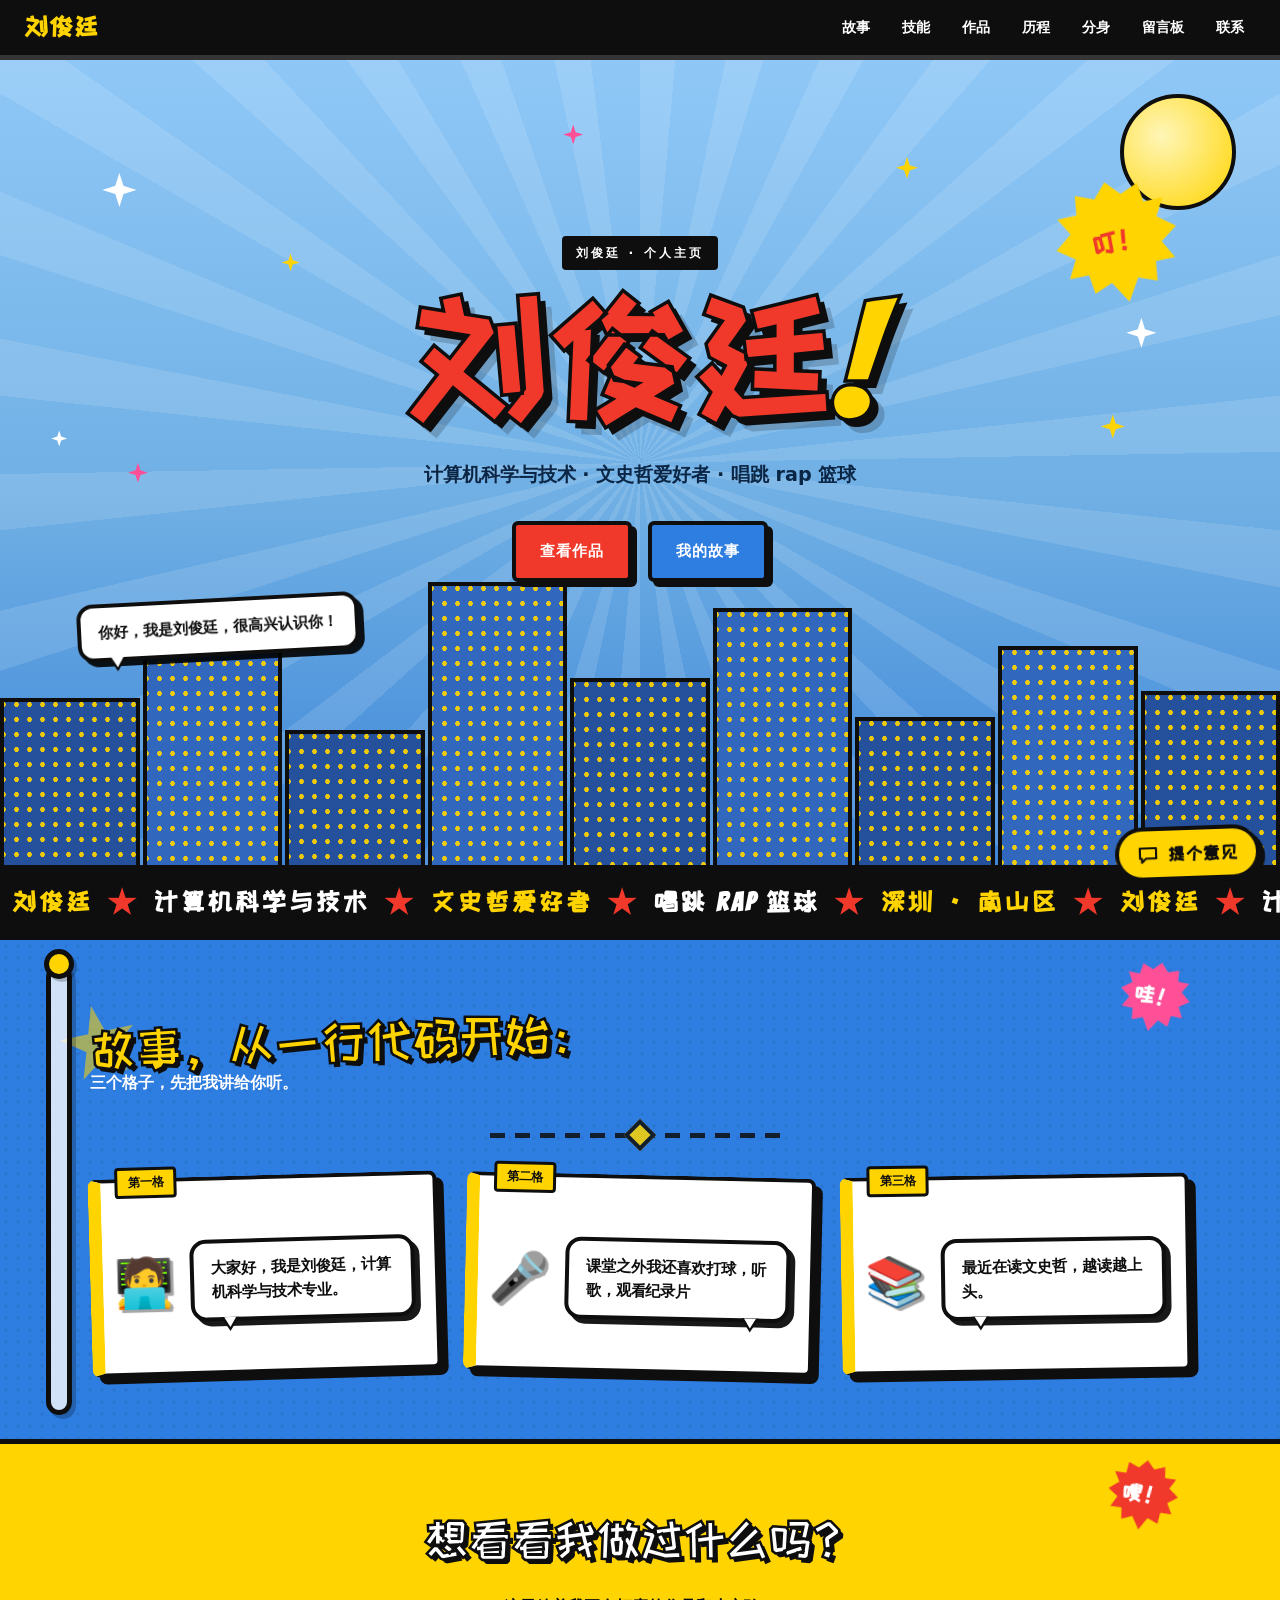
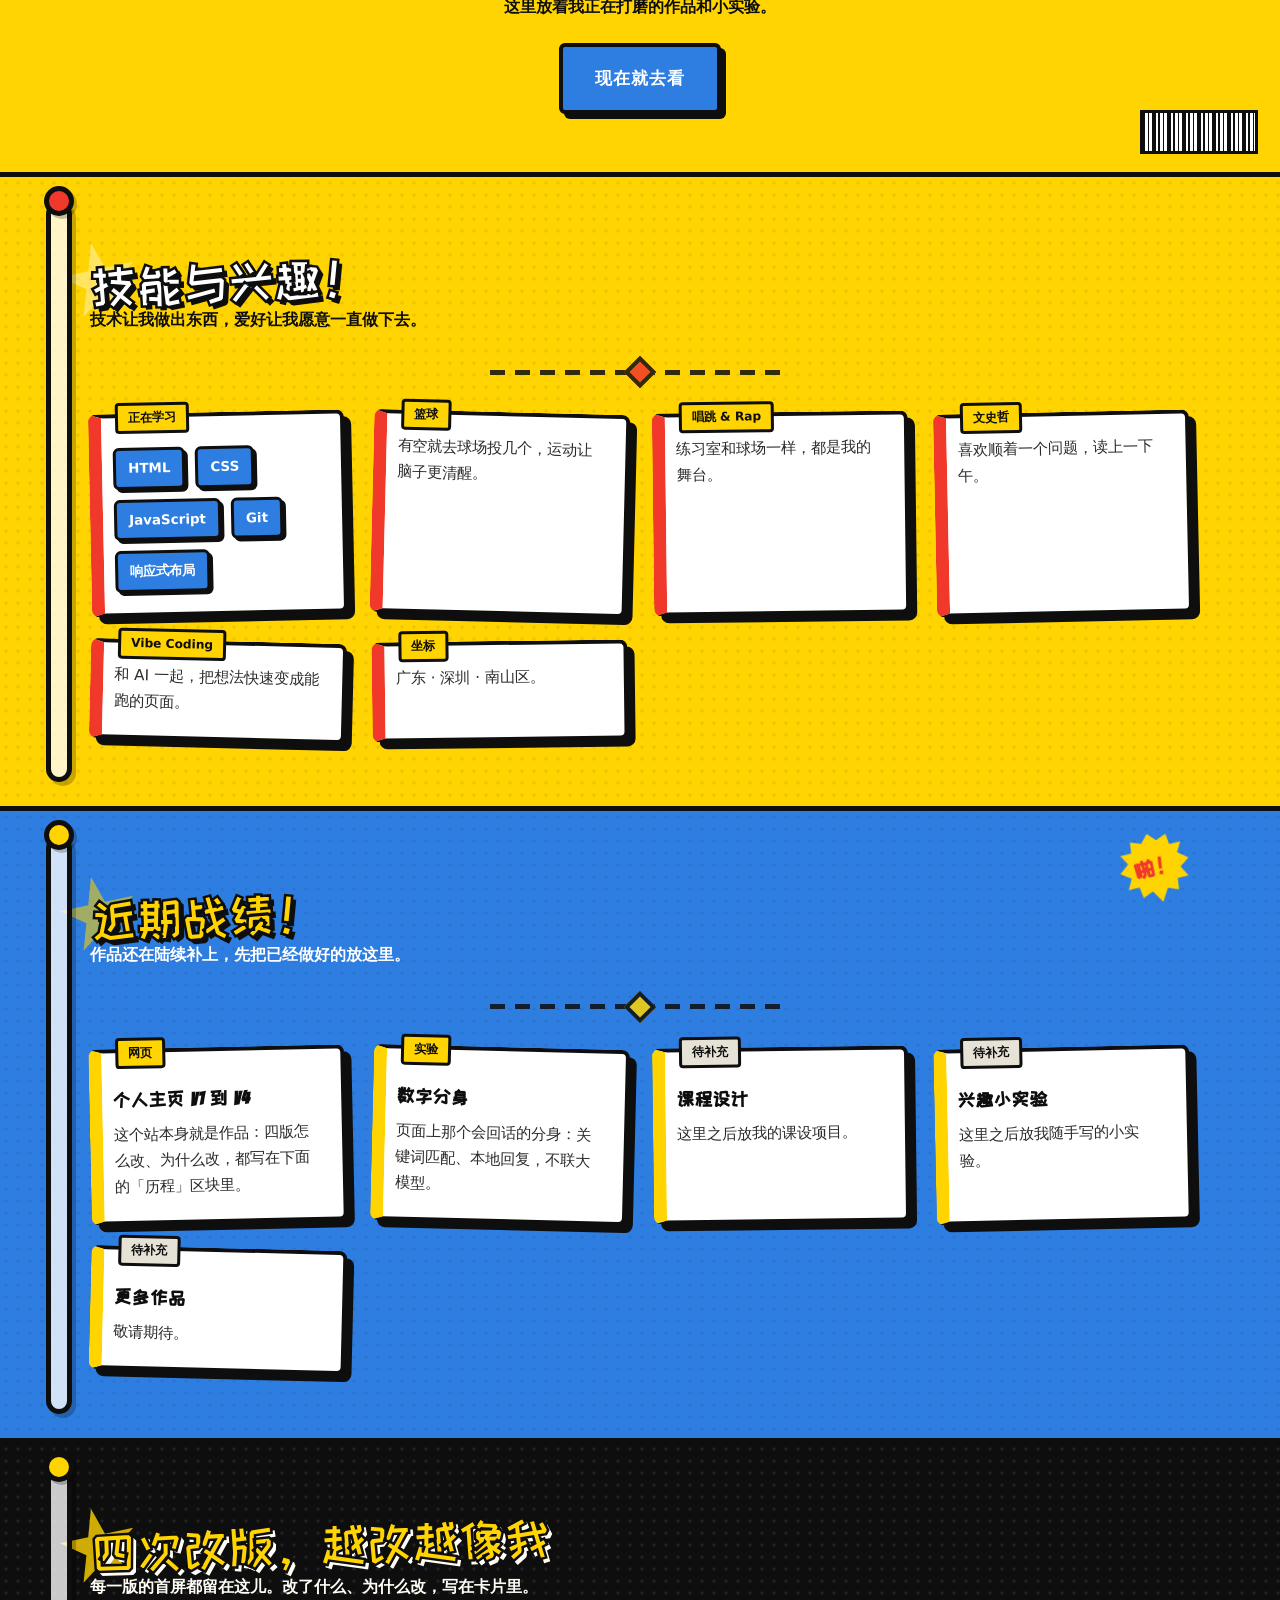
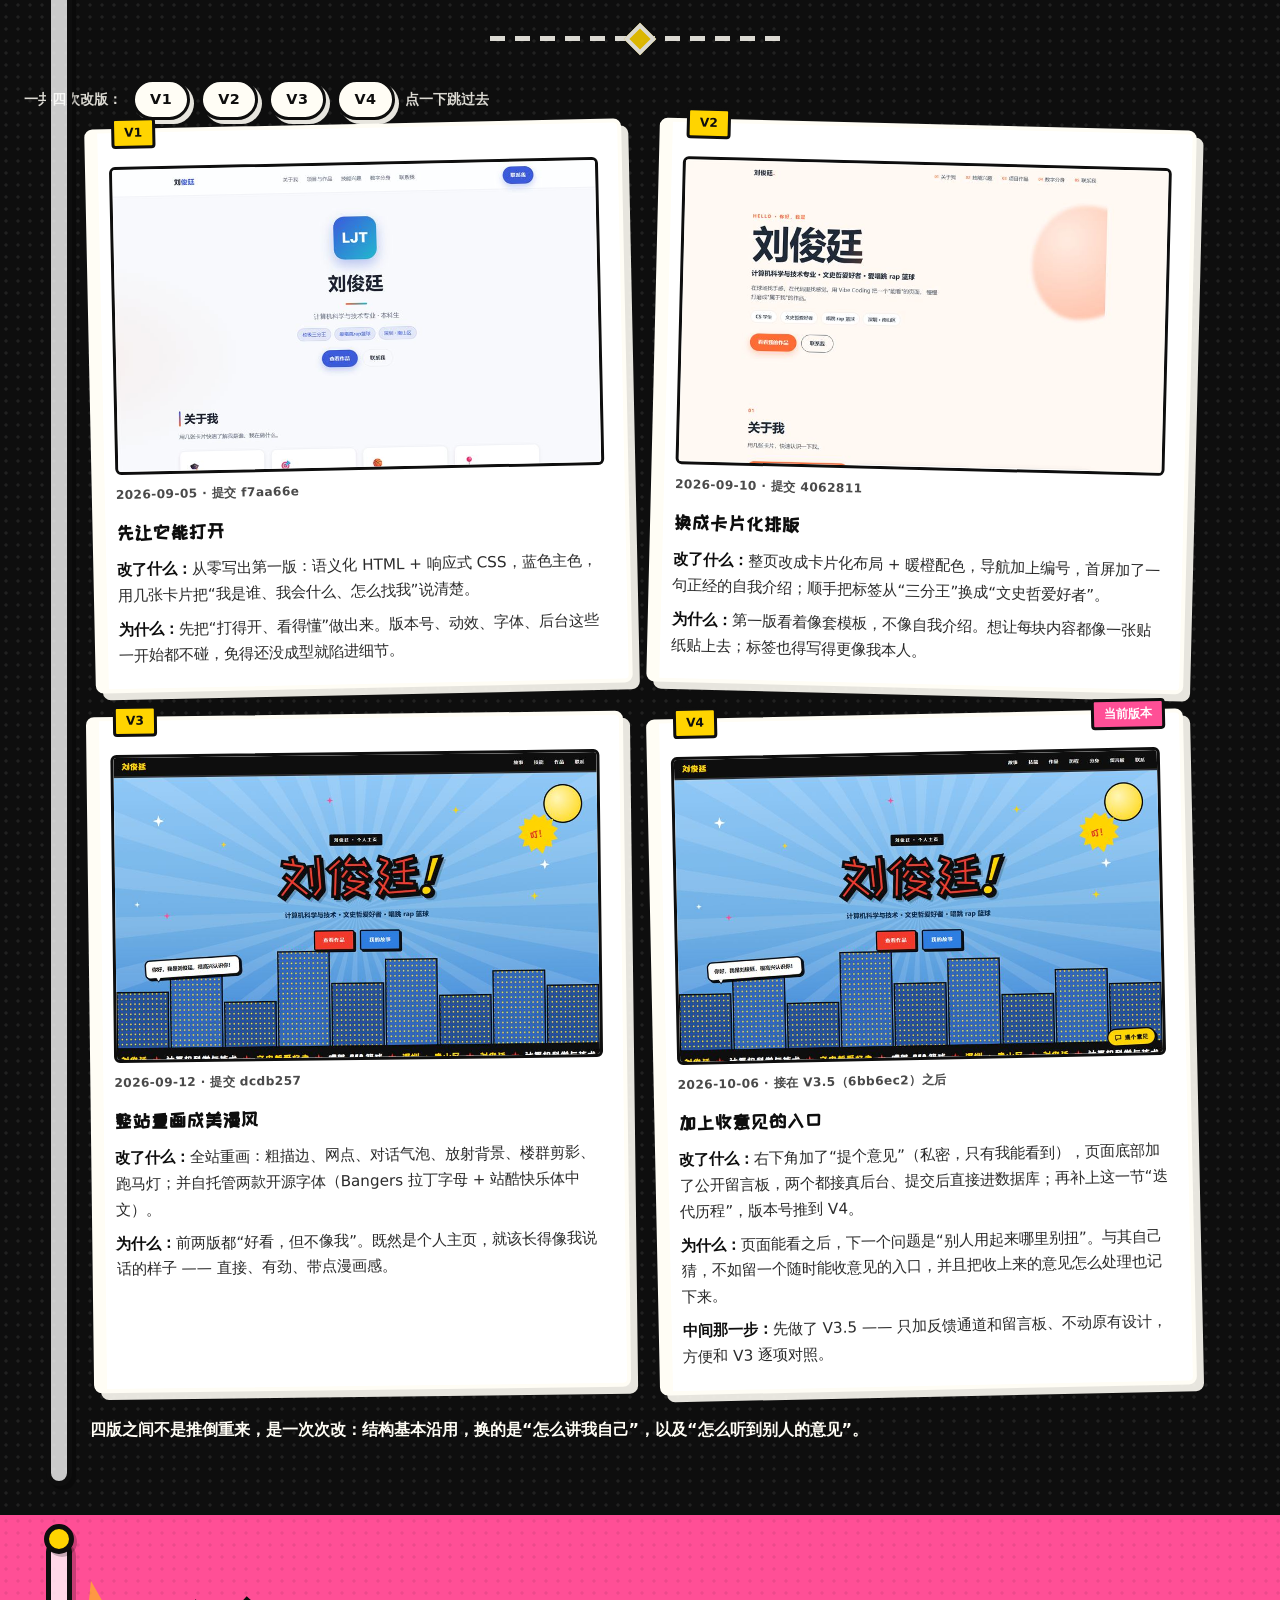
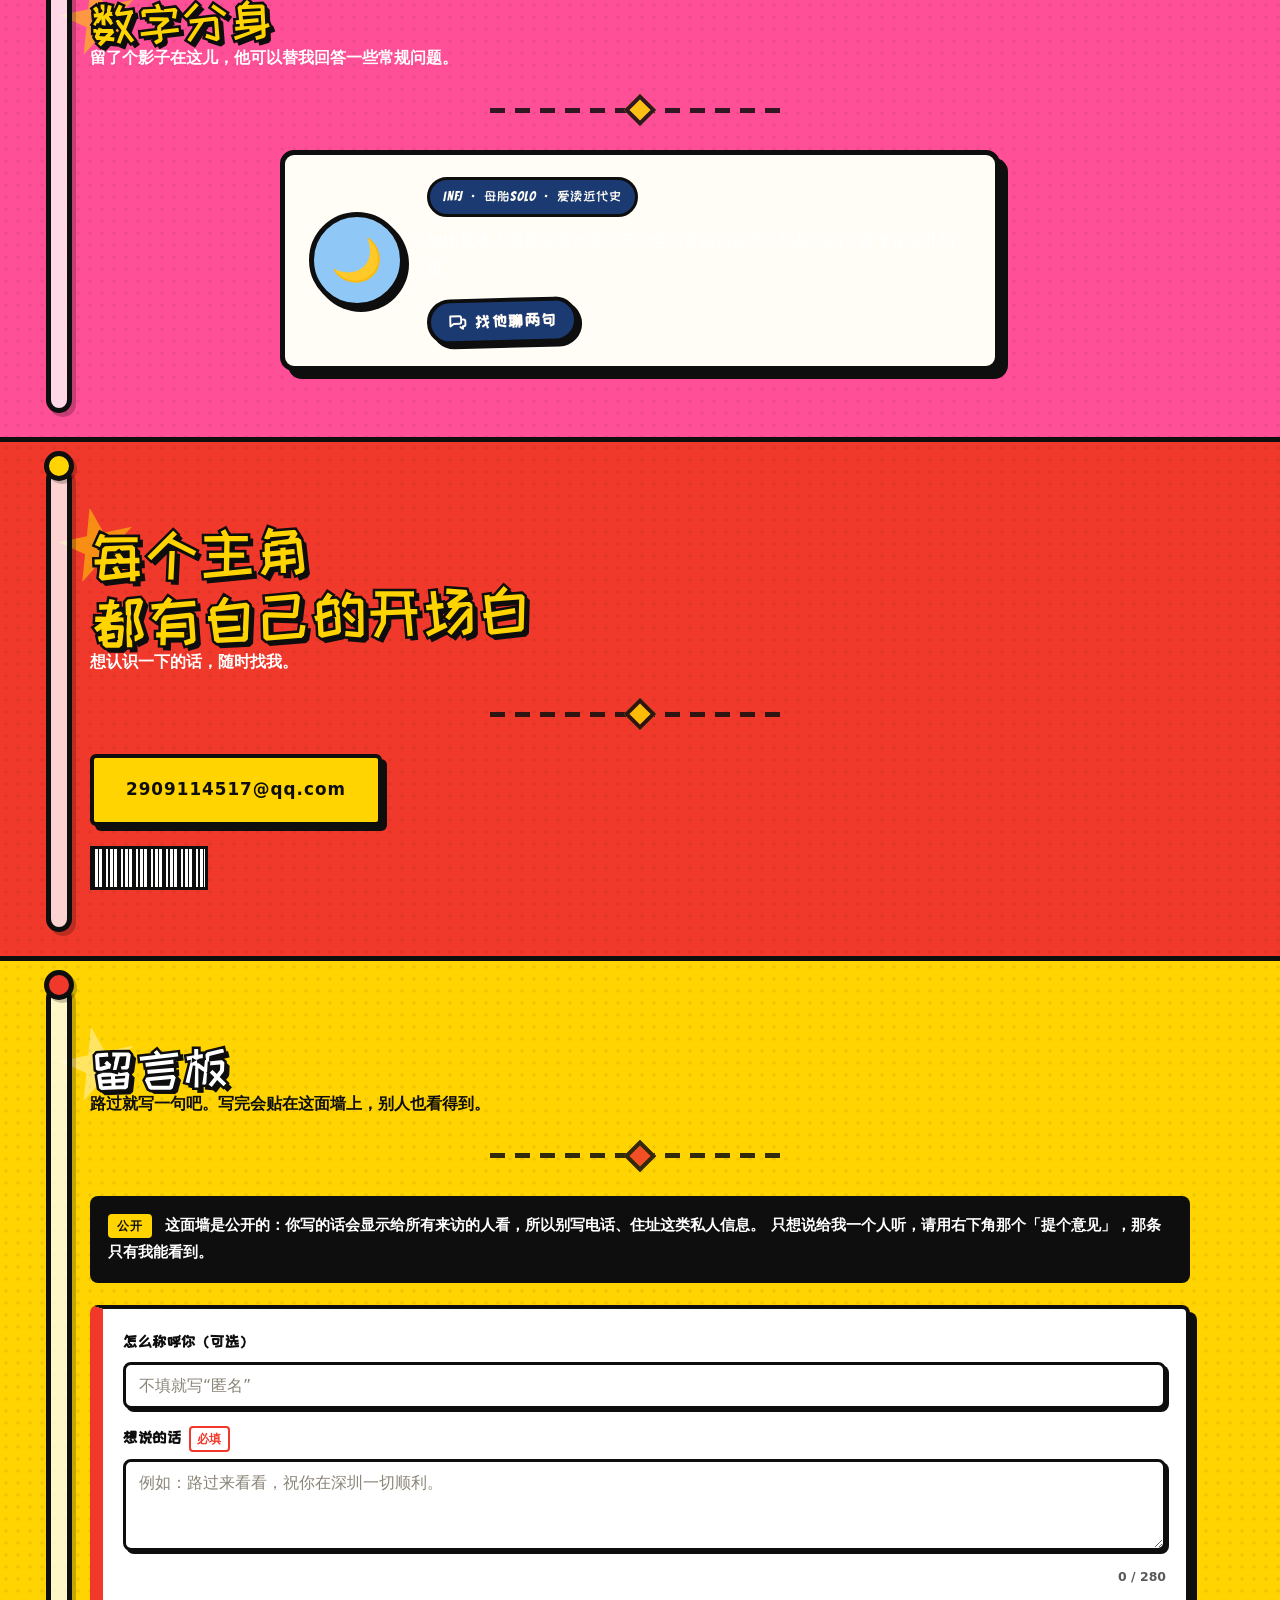
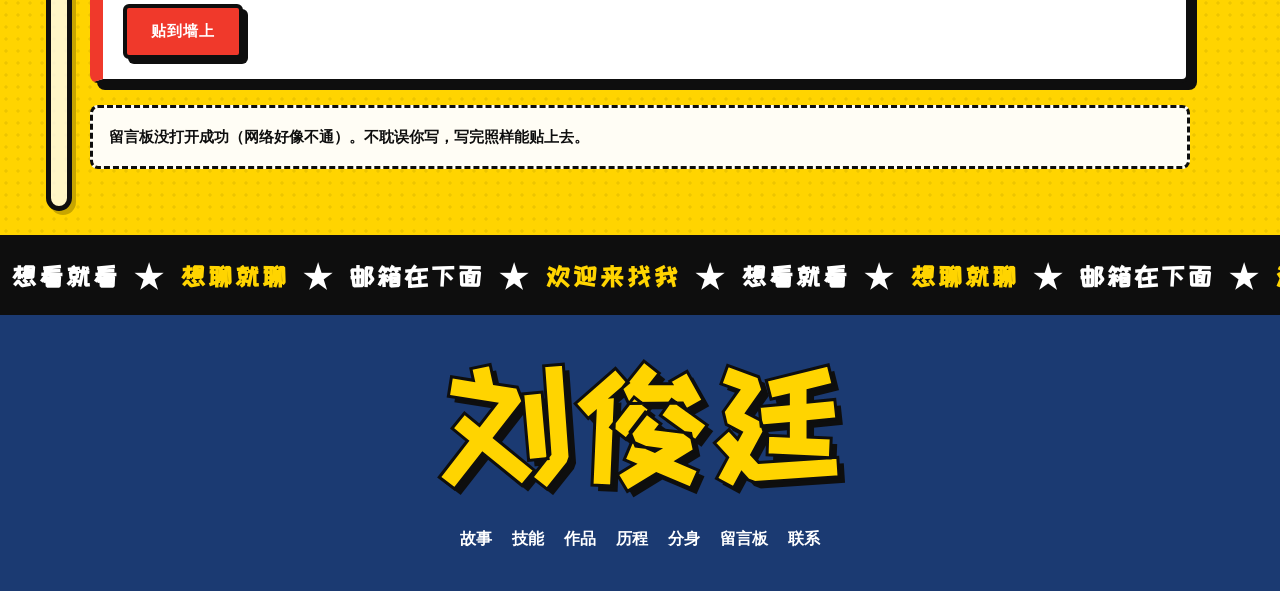
<file: index.html>
<!DOCTYPE html>
<html lang="zh-CN">
<head>
<meta charset="UTF-8" />
<meta name="viewport" content="width=device-width, initial-scale=1.0" />
<!-- 只有 JS 可用时才启用"滚动淡入"的初始隐藏，避免脚本失效导致内容不可见。
     双保险：若 2 秒内 main.js 没能接管（被拦截 / 加载失败 / 报错），
     自动摘掉 .js 标记，让全部内容直接可见，绝不出现"白屏看不到字"。 -->
<script>document.documentElement.classList.add("js");
setTimeout(function () { if (!window.__revealReady) { document.documentElement.classList.remove("js"); } }, 2000);</script>
<title>刘俊廷 · 个人主页</title>
<meta name="description" content="刘俊廷的个人主页 —— 计算机科学与技术专业，文史哲爱好者，也爱唱跳 rap 篮球。" />
<meta name="theme-color" content="#2E7DE0" />
<meta property="og:title" content="刘俊廷 · 个人主页" />
<meta property="og:description" content="计算机科学与技术 · 文史哲爱好者 · 唱跳 rap 篮球" />
<meta property="og:type" content="website" />

<!--
  ============================================================
  V3 —— 美漫 / 超级英雄风格
  ------------------------------------------------------------
  设计借鉴：仅借鉴"漫画分镜"这一通用设计语言（网点、描边、气泡、
            分镜面板、色块分区）。未复制任何第三方品牌名、角色形象、
            插画、文案或 Logo。
  素材清单：全部图形由 CSS 自绘；无任何位图。
  字体：Bangers（拉丁）+ ZCOOL KuaiLe 站酷快乐体（中文）
        均为 SIL Open Font License 1.1，已自托管于 assets/fonts/
        授权全文见 assets/fonts/OFL-*.txt
  ============================================================
  V3.5 —— 在 V3 设计上新增"反馈后台 + 发布"（课件第三部分）
  ------------------------------------------------------------
  改动范围：只在页面右下角加一个反馈入口 + 一个不跳转的反馈表单，
            提交后写入 Supabase 的 feedback 表。**没有重做网站，
            没有更换框架，原有的结构、配色、动效一律保留。**
  新增文件：css/feedback.css、js/feedback.js、js/feedback-config.js
            （原 style.css / main.js 未改动，方便对照 diff）

  V3.5 增补 —— 留言板（应用户要求追加，不在课件要求内）
  ------------------------------------------------------------
  改动范围：在「联系」之后新增第 06 个区块「留言板」，导航与页脚各加一个入口。
  与反馈的区别：反馈是**私密**的（只有我能看到），留言板是**公开**的
                （写在墙上，所有访客都能看到）。
  新增文件：css/board.css、js/board.js
  安全：留言用 textContent 逐字插入，不拼 HTML（防 XSS）；
        表 messages 只开放"公开读 + 插入"，不开放修改与删除。
  安全：前端只放 publishable key，secret key / service_role key
        绝不进入本文件或本仓库（详见 js/feedback-config.js 注释）
  发布：站点位于仓库根目录，由 GitHub Pages 托管
  ============================================================
  V4 —— 迭代历程（作业第四部分要求"迭代"）
  ------------------------------------------------------------
  改动范围：在「作品」之后新增第 04 个区块「迭代历程」，把 V1~V4 四版首屏
            截图并排放到页面上，每张卡片写清"改了什么 / 为什么改"。
            区块用墨黑底（配色语言不变，只是把"彩底 + 墨黑边"反相当作
            "翻旧档案"），全部新样式集中在 css/iterations.css。
            导航与页脚各加一个「历程」入口。
            反馈表单里的版本号由 V3.5 更新为 V4（见 js/feedback-config.js）。
  新增文件：css/iterations.css、assets/img/iter-v1.jpg ~ iter-v4.jpg
  本次未改动：style.css / main.js / feedback.js / board.js / digital-twin.js
            （改动集中在新增文件，方便在报告里对照 diff）
  截图来源：tools/shots_versions.ps1 在同一 1440x900 视口下逐版重拍，
            保证四个版本可横向比较（不滚动、不拼接）。
-->
<link rel="preload" href="assets/fonts/zcool-kuaile-subset.woff2" as="font" type="font/woff2" crossorigin />
<link rel="preload" href="assets/fonts/bangers-latin.woff2" as="font" type="font/woff2" crossorigin />
  <link rel="stylesheet" href="css/style.css" />
  <!-- V3.5 新增样式（独立文件，v3 的 style.css 保持原样） -->
  <link rel="stylesheet" href="css/feedback.css" />
  <!-- 数字分身样式（独立文件，同样不改动 style.css） -->
  <link rel="stylesheet" href="css/digital-twin.css" />
  <!-- 留言板样式（独立文件，同样不改动 style.css） -->
  <link rel="stylesheet" href="css/board.css" />
  <!-- 迭代历程样式（V4 新增，独立文件，同样不改动 style.css） -->
  <link rel="stylesheet" href="css/iterations.css" />
</head>
<body>
<a class="skip" href="#main">跳到主要内容</a>

<!-- ================= 顶部导航 ================= -->
<header class="topbar">
  <a class="topbar__logo" href="#top">刘俊廷</a>
  <nav class="topbar__nav" aria-label="主导航">
    <a href="#story">故事</a>
    <a href="#skills">技能</a>
    <a href="#works">作品</a>
    <a href="#iterations">历程</a>

    <a href="#twin">分身</a>
    <a href="#board">留言板</a>
    <a href="#contact">联系</a>
  </nav>
  <!-- 阅读进度条 -->
  <div class="progress" aria-hidden="true"><i id="progressBar"></i></div>
</header>

<main id="main">

  <!-- ================= HERO ================= -->
  <section class="hero" id="top">
    <div class="rays" aria-hidden="true"></div>
    <div class="sparks" aria-hidden="true">
      <span class="spark spark--1"></span>
      <span class="spark spark--2"></span>
      <span class="spark spark--3"></span>
      <span class="spark spark--4"></span>
      <span class="spark spark--5"></span>
      <span class="spark spark--6"></span>
      <span class="spark spark--7"></span>
      <span class="spark spark--8"></span>
    </div>
    <div class="hero__sun" aria-hidden="true"></div>
    <div class="skyline" aria-hidden="true">
      <span class="bld b1"></span><span class="bld b2"></span><span class="bld b3"></span>
      <span class="bld b4"></span><span class="bld b5"></span><span class="bld b6"></span>
      <span class="bld b7"></span><span class="bld b8"></span><span class="bld b9"></span>
    </div>

    <div class="hero__inner">
      <p class="kicker">刘俊廷 · 个人主页</p>
      <h1 class="hero__title">刘俊廷<span class="bang">!</span></h1>
      <p class="hero__sub">计算机科学与技术 · 文史哲爱好者 · 唱跳 rap 篮球</p>
      <div class="hero__cta">
        <a class="btn btn--red" href="#works">查看作品</a>
        <a class="btn btn--blue" href="#story">我的故事</a>
      </div>
    </div>

    <p class="burst" aria-hidden="true">叮！</p>
    <p class="bubble bubble--hero">你好，我是刘俊廷，很高兴认识你！</p>
  </section>

  <!-- ================= 跑马灯 =================
       每组内含 2 遍序列，配合 CSS 的 min-width:100vw，
       保证任何宽度的屏幕都不会出现空档。 -->
  <div class="ticker" aria-hidden="true">
    <div class="ticker__track">
      <span class="tk-group">
        <span class="tk">刘俊廷</span><span class="tk tk--star">★</span><span class="tk tk--alt">计算机科学与技术</span><span class="tk tk--star">★</span><span class="tk">文史哲爱好者</span><span class="tk tk--star">★</span><span class="tk tk--alt">唱跳 rap 篮球</span><span class="tk tk--star">★</span><span class="tk">深圳 · 南山区</span><span class="tk tk--star">★</span>
        <span class="tk">刘俊廷</span><span class="tk tk--star">★</span><span class="tk tk--alt">计算机科学与技术</span><span class="tk tk--star">★</span><span class="tk">文史哲爱好者</span><span class="tk tk--star">★</span><span class="tk tk--alt">唱跳 rap 篮球</span><span class="tk tk--star">★</span><span class="tk">深圳 · 南山区</span><span class="tk tk--star">★</span>
      </span>
      <span class="tk-group">
        <span class="tk">刘俊廷</span><span class="tk tk--star">★</span><span class="tk tk--alt">计算机科学与技术</span><span class="tk tk--star">★</span><span class="tk">文史哲爱好者</span><span class="tk tk--star">★</span><span class="tk tk--alt">唱跳 rap 篮球</span><span class="tk tk--star">★</span><span class="tk">深圳 · 南山区</span><span class="tk tk--star">★</span>
        <span class="tk">刘俊廷</span><span class="tk tk--star">★</span><span class="tk tk--alt">计算机科学与技术</span><span class="tk tk--star">★</span><span class="tk">文史哲爱好者</span><span class="tk tk--star">★</span><span class="tk tk--alt">唱跳 rap 篮球</span><span class="tk tk--star">★</span><span class="tk">深圳 · 南山区</span><span class="tk tk--star">★</span>
      </span>
    </div>
  </div>

  <!-- ================= 01 故事开场 ================= -->
  <section class="section section--blue" id="story">
    <span class="rail" aria-hidden="true"><i class="rail__track"><b class="rail__fill"></b></i><b class="rail__dot"></b></span>
    <h2 class="h-title reveal">故事，从一行代码开始：</h2>
    <span class="sfx sfx--story" aria-hidden="true">哇！</span>
    <p class="section__lead reveal">三个格子，先把我讲给你听。</p>
    <div class="rule" aria-hidden="true"></div>

    <div class="strip">
      <article class="panel reveal">
        <span class="panel__tag">第一格</span>
        <div class="panel__stage">
          <span class="actor" aria-hidden="true">🧑‍💻</span>
          <p class="bubble">大家好，我是刘俊廷，计算机科学与技术专业。</p>
        </div>
      </article>

      <article class="panel reveal">
        <span class="panel__tag">第二格</span>
        <div class="panel__stage">
          <span class="actor" aria-hidden="true">🎤</span>
          <p class="bubble bubble--alt">课堂之外我还喜欢打球，听歌，观看纪录片</p>
        </div>
      </article>

      <article class="panel reveal">
        <span class="panel__tag">第三格</span>
        <div class="panel__stage">
          <span class="actor" aria-hidden="true">📚</span>
          <p class="bubble">最近在读文史哲，越读越上头。</p>
        </div>
      </article>
    </div>
  </section>

  <!-- ================= 黄色 CTA 条 ================= -->
  <aside class="strip-cta">
    <h2 class="strip-cta__title">想看看我做过什么吗？</h2>
    <p class="strip-cta__text">这里放着我正在打磨的作品和小实验。</p>
    <a class="btn btn--blue btn--lg" href="#works">现在就去看</a>
    <span class="barcode" aria-hidden="true"></span>
    <span class="sfx sfx--cta" aria-hidden="true">嗖！</span>
  </aside>

  <!-- ================= 02 技能与兴趣 ================= -->
  <section class="section section--yellow" id="skills">
    <span class="rail" aria-hidden="true"><i class="rail__track"><b class="rail__fill"></b></i><b class="rail__dot"></b></span>
    <h2 class="h-title reveal">技能与兴趣！</h2>
    <p class="section__lead reveal">技术让我做出东西，爱好让我愿意一直做下去。</p>
    <div class="rule" aria-hidden="true"></div>

    <div class="grid">
      <article class="panel panel--skill reveal">
        <span class="panel__tag">正在学习</span>
        <div class="chips">
          <span class="chip">HTML</span><span class="chip">CSS</span><span class="chip">JavaScript</span>
          <span class="chip">Git</span><span class="chip">响应式布局</span>
        </div>
      </article>

      <article class="panel panel--skill reveal">
        <span class="panel__tag">篮球</span>
        <p class="panel__text">有空就去球场投几个，运动让脑子更清醒。</p>
      </article>

      <article class="panel panel--skill reveal">
        <span class="panel__tag">唱跳 &amp; Rap</span>
        <p class="panel__text">练习室和球场一样，都是我的舞台。</p>
      </article>

      <article class="panel panel--skill reveal">
        <span class="panel__tag">文史哲</span>
        <p class="panel__text">喜欢顺着一个问题，读上一下午。</p>
      </article>

      <article class="panel panel--skill reveal">
        <span class="panel__tag">Vibe Coding</span>
        <p class="panel__text">和 AI 一起，把想法快速变成能跑的页面。</p>
      </article>

      <article class="panel panel--skill reveal">
        <span class="panel__tag">坐标</span>
        <p class="panel__text">广东 · 深圳 · 南山区。</p>
      </article>
    </div>
  </section>

  <!-- ================= 03 近期战绩 ================= -->
  <section class="section section--blue" id="works">
    <span class="rail" aria-hidden="true"><i class="rail__track"><b class="rail__fill"></b></i><b class="rail__dot"></b></span>
    <h2 class="h-title reveal">近期战绩！</h2>
    <span class="sfx sfx--works" aria-hidden="true">啪！</span>
    <p class="section__lead reveal">作品还在陆续补上，先把已经做好的放这里。</p>
    <div class="rule" aria-hidden="true"></div>

        <div class="grid grid--works">
      <article class="panel panel--work reveal">
        <span class="panel__tag">网页</span>
        <h3 class="panel__title">个人主页 V1 到 V4</h3>
        <p class="panel__text">这个站本身就是作品：四版怎么改、为什么改，都写在下面的「历程」区块里。</p>
      </article>
      <article class="panel panel--work reveal">
        <span class="panel__tag">实验</span>
        <h3 class="panel__title">数字分身</h3>
        <p class="panel__text">页面上那个会回话的分身：关键词匹配、本地回复，不联大模型。</p>
      </article>
      <article class="panel panel--work reveal">
        <span class="panel__tag panel__tag--muted">待补充</span>
        <h3 class="panel__title">课程设计</h3>
        <p class="panel__text">这里之后放我的课设项目。</p>
      </article>
      <article class="panel panel--work reveal">
        <span class="panel__tag panel__tag--muted">待补充</span>
        <h3 class="panel__title">兴趣小实验</h3>
        <p class="panel__text">这里之后放我随手写的小实验。</p>
      </article>
      <article class="panel panel--work reveal">
        <span class="panel__tag panel__tag--muted">待补充</span>
        <h3 class="panel__title">更多作品</h3>
        <p class="panel__text">敬请期待。</p>
      </article>
    </div>

  </section>

  <!-- ================= 04 迭代历程（V4 新增） =================
       为什么把自己"改版的历史"也放上页面：
         这次作业的重点是"迭代"，而迭代的价值在于能说清"改了什么、为什么改"。
         与其只写一句"我优化了页面"，不如把四个版本的首屏并排放出来 ——
         别人一眼能看出变化，我自己也能随时对照之前的样子。
       截图口径：四个版本都在同一 1440x900 视口下重拍（tools/shots_versions.ps1），
                 不滚动、不拼接，保证能横向比较。 -->
  <section class="section section--ink" id="iterations">
    <span class="rail" aria-hidden="true"><i class="rail__track"><b class="rail__fill"></b></i><b class="rail__dot"></b></span>
    <h2 class="h-title reveal">四次改版，越改越像我</h2>
    <p class="section__lead reveal">每一版的首屏都留在这儿。改了什么、为什么改，写在卡片里。</p>
    <div class="rule" aria-hidden="true"></div>

    <!-- 版本目录：四张卡是两列两行，滚到这一节时第一屏只完整显示 V1/V2，
         容易被误读成"只有两个版本"。目录把"一共四版"摆在最上面，点一下直达。 -->
    <nav class="iter__toc reveal" aria-label="版本目录">
      <span class="iter__toclead">一共四次改版：</span>
      <a class="iter__toclink" href="#iter-v1">V1</a>
      <a class="iter__toclink" href="#iter-v2">V2</a>
      <a class="iter__toclink" href="#iter-v3">V3</a>
      <a class="iter__toclink" href="#iter-v4">V4</a>
      <span class="iter__toclead">点一下跳过去</span>
    </nav>

    <div class="grid grid--iter">
      <article class="panel reveal" id="iter-v1">
        <span class="panel__tag">V1</span>
        <img class="iter__shot" src="assets/img/iter-v1.jpg" width="900" height="562"
             alt="V1 首屏截图：蓝白配色，导航为「关于我、项目与作品、技能兴趣、数字分身、联系我」" />
        <p class="iter__meta">2026-09-05 · 提交 f7aa66e</p>
        <h3 class="panel__title">先让它能打开</h3>
        <p class="iter__row"><b>改了什么：</b>从零写出第一版：语义化 HTML + 响应式 CSS，蓝色主色，用几张卡片把“我是谁、我会什么、怎么找我”说清楚。</p>
        <p class="iter__row"><b>为什么：</b>先把“打得开、看得懂”做出来。版本号、动效、字体、后台这些一开始都不碰，免得还没成型就陷进细节。</p>
      </article>

      <article class="panel reveal" id="iter-v2">
        <span class="panel__tag">V2</span>
        <img class="iter__shot" src="assets/img/iter-v2.jpg" width="900" height="562"
             alt="V2 首屏截图：暖橙配色、卡片化排版，导航带编号「01 关于我」到「05 联系我」" />
        <p class="iter__meta">2026-09-10 · 提交 4062811</p>
        <h3 class="panel__title">换成卡片化排版</h3>
        <p class="iter__row"><b>改了什么：</b>整页改成卡片化布局 + 暖橙配色，导航加上编号，首屏加了一句正经的自我介绍；顺手把标签从“三分王”换成“文史哲爱好者”。</p>
        <p class="iter__row"><b>为什么：</b>第一版看着像套模板，不像自我介绍。想让每块内容都像一张贴纸贴上去；标签也得写得更像我本人。</p>
      </article>

      <article class="panel reveal" id="iter-v3">
        <span class="panel__tag">V3</span>
        <img class="iter__shot" src="assets/img/iter-v3.jpg" width="900" height="562"
             alt="V3 首屏截图：美漫风，黑顶栏、放射状背景与城市楼群剪影，导航为「故事、技能、作品、联系」" />
        <p class="iter__meta">2026-09-12 · 提交 dcdb257</p>
        <h3 class="panel__title">整站重画成美漫风</h3>
        <p class="iter__row"><b>改了什么：</b>全站重画：粗描边、网点、对话气泡、放射背景、楼群剪影、跑马灯；并自托管两款开源字体（Bangers 拉丁字母 + 站酷快乐体中文）。</p>
        <p class="iter__row"><b>为什么：</b>前两版都“好看，但不像我”。既然是个人主页，就该长得像我说话的样子 —— 直接、有劲、带点漫画感。</p>
      </article>

      <article class="panel reveal" id="iter-v4">
        <span class="panel__tag">V4</span>
        <span class="iter__now">当前版本</span>
        <img class="iter__shot" src="assets/img/iter-v4.jpg" width="900" height="562"
             alt="V4 首屏截图：沿用美漫风，导航补上「历程」入口，右下角是「提个意见」按钮" />
        <p class="iter__meta">2026-10-06 · 接在 V3.5（6bb6ec2）之后</p>
        <h3 class="panel__title">加上收意见的入口</h3>
        <p class="iter__row"><b>改了什么：</b>右下角加了“提个意见”（私密，只有我能看到），页面底部加了公开留言板，两个都接真后台、提交后直接进数据库；再补上这一节“迭代历程”，版本号推到 V4。</p>
        <p class="iter__row"><b>为什么：</b>页面能看之后，下一个问题是“别人用起来哪里别扭”。与其自己猜，不如留一个随时能收意见的入口，并且把收上来的意见怎么处理也记下来。</p>
        <p class="iter__row"><b>中间那一步：</b>先做了 V3.5 —— 只加反馈通道和留言板、不动原有设计，方便和 V3 逐项对照。</p>
      </article>
    </div>

    <p class="iter__foot reveal">四版之间不是推倒重来，是一次次改：结构基本沿用，换的是“怎么讲我自己”，以及“怎么听到别人的意见”。</p>
  </section>
  <!-- ================= 05 数字分身 ================= -->
  <section class="section section--pink" id="twin">
    <span class="rail" aria-hidden="true"><i class="rail__track"><b class="rail__fill"></b></i><b class="rail__dot"></b></span>
    <h2 class="h-title reveal">数字分身</h2>
    <p class="section__lead reveal">留了个影子在这儿，他可以替我回答一些常规问题。</p>
    <div class="rule" aria-hidden="true"></div>

    <div class="twin reveal">
      <div class="twin__face" aria-hidden="true">🌙</div>
      <div class="twin__body">
        <p class="twin__meta">INFJ · 母胎solo · 爱读近代史</p>
        <p class="twin__text">他比我本人愿意说话一点，不过也只肯说到这儿。你想问的，多半在这几句里。</p>
        <button class="dt-open" id="dtOpen" type="button">
          <svg class="dt-open__ico" viewBox="0 0 24 24" aria-hidden="true">
            <path d="M4 5h11a2 2 0 0 1 2 2v5a2 2 0 0 1-2 2H8l-4 3z" />
            <path d="M19 9h1a2 2 0 0 1 2 2v4a2 2 0 0 1-2 2h-1v3l-3-2" />
          </svg>
          找他聊两句
        </button>
      </div>
    </div>
  </section>

  <!-- ================= 06 联系 ================= -->
  <section class="section section--red" id="contact">
    <span class="rail" aria-hidden="true"><i class="rail__track"><b class="rail__fill"></b></i><b class="rail__dot"></b></span>
    <h2 class="h-title h-title--big reveal">每个主角<br />都有自己的开场白</h2>
    <p class="section__lead reveal">想认识一下的话，随时找我。</p>
    <div class="rule" aria-hidden="true"></div>
    <div class="contact reveal">
      <a class="btn btn--yellow btn--lg" href="mailto:2909114517@qq.com?subject=%E4%BD%A0%E5%A5%BD%EF%BC%8C%E5%88%98%E4%BF%8A%E5%BB%B7">2909114517@qq.com</a>
      <span class="barcode barcode--light" aria-hidden="true"></span>
    </div>
  </section>

  <!-- ================= 07 留言板（V3.5 增补，应用户要求追加） =================
       和右下角「提个意见」的区别要一眼看懂：
         反馈 = 私密，只有站点作者能看到；
         留言板 = 公开，写在下面就会贴到墙上给所有人看。
       留言渲染一律走 textContent（见 js/board.js），不拼 HTML。 -->
  <section class="section section--yellow" id="board">
    <span class="rail" aria-hidden="true"><i class="rail__track"><b class="rail__fill"></b></i><b class="rail__dot"></b></span>
    <h2 class="h-title reveal">留言板</h2>
    <p class="section__lead reveal">路过就写一句吧。写完会贴在这面墙上，别人也看得到。</p>
    <div class="rule" aria-hidden="true"></div>

    <div class="board reveal">
      <p class="board__notice">
        <span class="board__tag">公开</span>
        这面墙是公开的：你写的话会显示给所有来访的人看，所以别写电话、住址这类私人信息。
        只想说给我一个人听，请用右下角那个「提个意见」，那条只有我能看到。
      </p>

      <form class="board__form" id="bdForm" novalidate>
        <div class="board__field">
          <label class="board__label" for="bdName">怎么称呼你（可选）</label>
          <input class="board__input" id="bdName" name="name" type="text" maxlength="20"
                 autocomplete="off" placeholder="不填就写“匿名”" />
        </div>

        <div class="board__field">
          <label class="board__label" for="bdMessage">想说的话 <span class="board__req">必填</span></label>
          <textarea class="board__input board__input--area" id="bdMessage" name="message"
                    rows="3" maxlength="280" required
                    placeholder="例如：路过来看看，祝你在深圳一切顺利。"></textarea>
          <p class="board__count"><span id="bdCount">0</span> / 280</p>
        </div>

        <div class="board__actions">
          <button class="btn btn--red" id="bdSubmit" type="submit">贴到墙上</button>
          <p class="board__status" id="bdStatus" role="status" aria-live="polite"></p>
        </div>

        <p class="board__fallback" id="bdFallback" hidden>
          留言板还没接通。先把这句话复制下来，用邮件发给我也一样能收到。
          <button class="board__copy" id="bdCopy" type="button">复制这句话</button>
        </p>
      </form>

      <div class="board__list" id="bdList" aria-live="polite" aria-busy="true">
        <p class="board__state" id="bdState">正在打开留言板…</p>
      </div>
      <p class="board__more" id="bdMore" hidden>墙上只挂最近 30 条，更早的留言我在后台按时间留着。</p>
    </div>
  </section>

</main>

<!-- ================= 跑马灯（收尾） ================= -->
<div class="ticker ticker--foot" aria-hidden="true">
  <div class="ticker__track">
    <span class="tk-group">
      <span class="tk">想看就看</span><span class="tk tk--star">★</span><span class="tk tk--alt">想聊就聊</span><span class="tk tk--star">★</span><span class="tk">邮箱在下面</span><span class="tk tk--star">★</span><span class="tk tk--alt">欢迎来找我</span><span class="tk tk--star">★</span>
      <span class="tk">想看就看</span><span class="tk tk--star">★</span><span class="tk tk--alt">想聊就聊</span><span class="tk tk--star">★</span><span class="tk">邮箱在下面</span><span class="tk tk--star">★</span><span class="tk tk--alt">欢迎来找我</span><span class="tk tk--star">★</span>
    </span>
    <span class="tk-group">
      <span class="tk">想看就看</span><span class="tk tk--star">★</span><span class="tk tk--alt">想聊就聊</span><span class="tk tk--star">★</span><span class="tk">邮箱在下面</span><span class="tk tk--star">★</span><span class="tk tk--alt">欢迎来找我</span><span class="tk tk--star">★</span>
      <span class="tk">想看就看</span><span class="tk tk--star">★</span><span class="tk tk--alt">想聊就聊</span><span class="tk tk--star">★</span><span class="tk">邮箱在下面</span><span class="tk tk--star">★</span><span class="tk tk--alt">欢迎来找我</span><span class="tk tk--star">★</span>
    </span>
  </div>
</div>

<!-- ================= FOOTER ================= -->
<footer class="site-footer">
  <p class="site-footer__big" aria-hidden="true">刘俊廷</p>
  <nav class="site-footer__nav" aria-label="页脚导航">
    <a href="#story">故事</a>
    <a href="#skills">技能</a>
    <a href="#works">作品</a>
    <a href="#iterations">历程</a>

    <a href="#twin">分身</a>
    <a href="#board">留言板</a>
    <a href="#contact">联系</a>
  </nav>
</footer>

<!-- ================= 数字分身：预设问答对话框 =================
     纯前端实现，打开它不会产生任何网络请求。
     分身的全部台词写在 js/digital-twin.js 顶部的 TWIN 对象里。 -->
<div class="dt-modal" id="dtModal" hidden>
  <div class="dt-modal__veil" data-dt-close></div>
  <div class="dt-modal__panel" role="dialog" aria-modal="true" tabindex="-1"
       aria-labelledby="dtTitle">
    <div class="dt-head">
      <span class="dt-head__face" aria-hidden="true">🌙</span>
      <div class="dt-head__text">
        <h2 class="dt-head__title" id="dtTitle">数字分身</h2>
        <p class="dt-head__meta">INFJ · 母胎solo · 爱读近代史</p>
      </div>
      <button class="dt-close" type="button" data-dt-close aria-label="关闭数字分身">×</button>
    </div>

    <div class="dt-log" id="dtLog" role="log" aria-live="polite" aria-label="与数字分身的对话"></div>

    <div class="dt-picks" id="dtPicks">
      <p class="dt-picks__label" id="dtPicksLabel">你可以问他：</p>
      <div class="dt-picks__row" id="dtPicksRow"></div>
    </div>
  </div>
</div>

<!-- ================= 反馈入口（V3.5 新增） ================= -->
<button class="fb-open" id="fbOpen" type="button">
  <svg class="fb-open__ico" viewBox="0 0 24 24" aria-hidden="true" focusable="false">
    <path d="M3.2 5.4h17.6v11.2h-11L5.2 21v-4.4H3.2z" />
  </svg>
  <span>提个意见</span>
</button>

<div class="fb-modal" id="fbModal" hidden>
  <div class="fb-modal__veil" data-fb-close></div>

  <div class="fb-modal__panel" role="dialog" aria-modal="true" tabindex="-1"
       aria-labelledby="fbTitle" aria-describedby="fbPrivacy">
    <button class="fb-modal__x" type="button" data-fb-close aria-label="关闭反馈表单">×</button>

    <h2 class="fb-modal__title" id="fbTitle">给我提个意见</h2>
    <p class="fb-modal__privacy" id="fbPrivacy">反馈不会公开，只有我能看到。</p>
    <p class="fb-modal__lead">哪一段看不懂、哪句话不好找、哪里用着别扭？直接说给我听。</p>

    <p class="fb-note" id="fbNote" hidden>后台还没配置好 —— 现在填写的内容暂时发不出去，配置完就能用了。</p>

    <form id="fbForm" novalidate>
      <div class="fb-field">
        <label class="fb-label" for="fbName">你的称呼（可选）</label>
        <input class="fb-input" id="fbName" name="name" type="text" maxlength="40"
               autocomplete="off" placeholder="不填也行，不用真名" />
      </div>

      <fieldset class="fb-field">
        <legend class="fb-label">和我的关系（可不选）</legend>
        <div class="fb-chips">
          <label class="fb-chip"><input type="radio" name="relation" value="同学" /><span>同学</span></label>
          <label class="fb-chip"><input type="radio" name="relation" value="老师" /><span>老师</span></label>
          <label class="fb-chip"><input type="radio" name="relation" value="家人" /><span>家人</span></label>
          <label class="fb-chip"><input type="radio" name="relation" value="朋友" /><span>朋友</span></label>
          <label class="fb-chip"><input type="radio" name="relation" value="同事" /><span>同事</span></label>
          <label class="fb-chip"><input type="radio" name="relation" value="其他" /><span>其他</span></label>
          <label class="fb-chip"><input type="radio" name="relation" value="不便透露" /><span>不便透露</span></label>
        </div>
      </fieldset>

      <fieldset class="fb-field">
        <legend class="fb-label">你用的是 <span class="fb-req">必填</span></legend>
        <div class="fb-chips">
          <label class="fb-chip"><input type="radio" name="device" value="电脑" /><span>电脑</span></label>
          <label class="fb-chip"><input type="radio" name="device" value="手机" /><span>手机</span></label>
          <label class="fb-chip"><input type="radio" name="device" value="平板" /><span>平板</span></label>
          <label class="fb-chip"><input type="radio" name="device" value="其他" /><span>其他</span></label>
        </div>
      </fieldset>

      <div class="fb-field">
        <label class="fb-label" for="fbMessage">想说的内容 <span class="fb-req">必填</span></label>
        <textarea class="fb-input fb-input--area" id="fbMessage" name="message" rows="4" required
                  maxlength="2000"
                  placeholder="例如：手机上「作品」那一段卡片挤在一起，看不太清楚。"></textarea>
      </div>

      <div class="fb-field">
        <label class="fb-label" for="fbVersion">网站版本（自动附带，不用填）</label>
        <input class="fb-input" id="fbVersion" type="text" value="V4" readonly />
      </div>

      <div class="fb-actions">
        <button class="btn btn--red" id="fbSubmit" type="submit">提交反馈</button>
        <p class="fb-status" id="fbStatus" role="status" aria-live="polite"></p>
      </div>
    </form>
  </div>
</div>

<script src="js/main.js"></script>
<script src="js/feedback-config.js"></script>
<script src="js/feedback.js"></script>
<script src="js/board.js"></script>
<script src="js/digital-twin.js"></script>
</body>
</html>
</file>
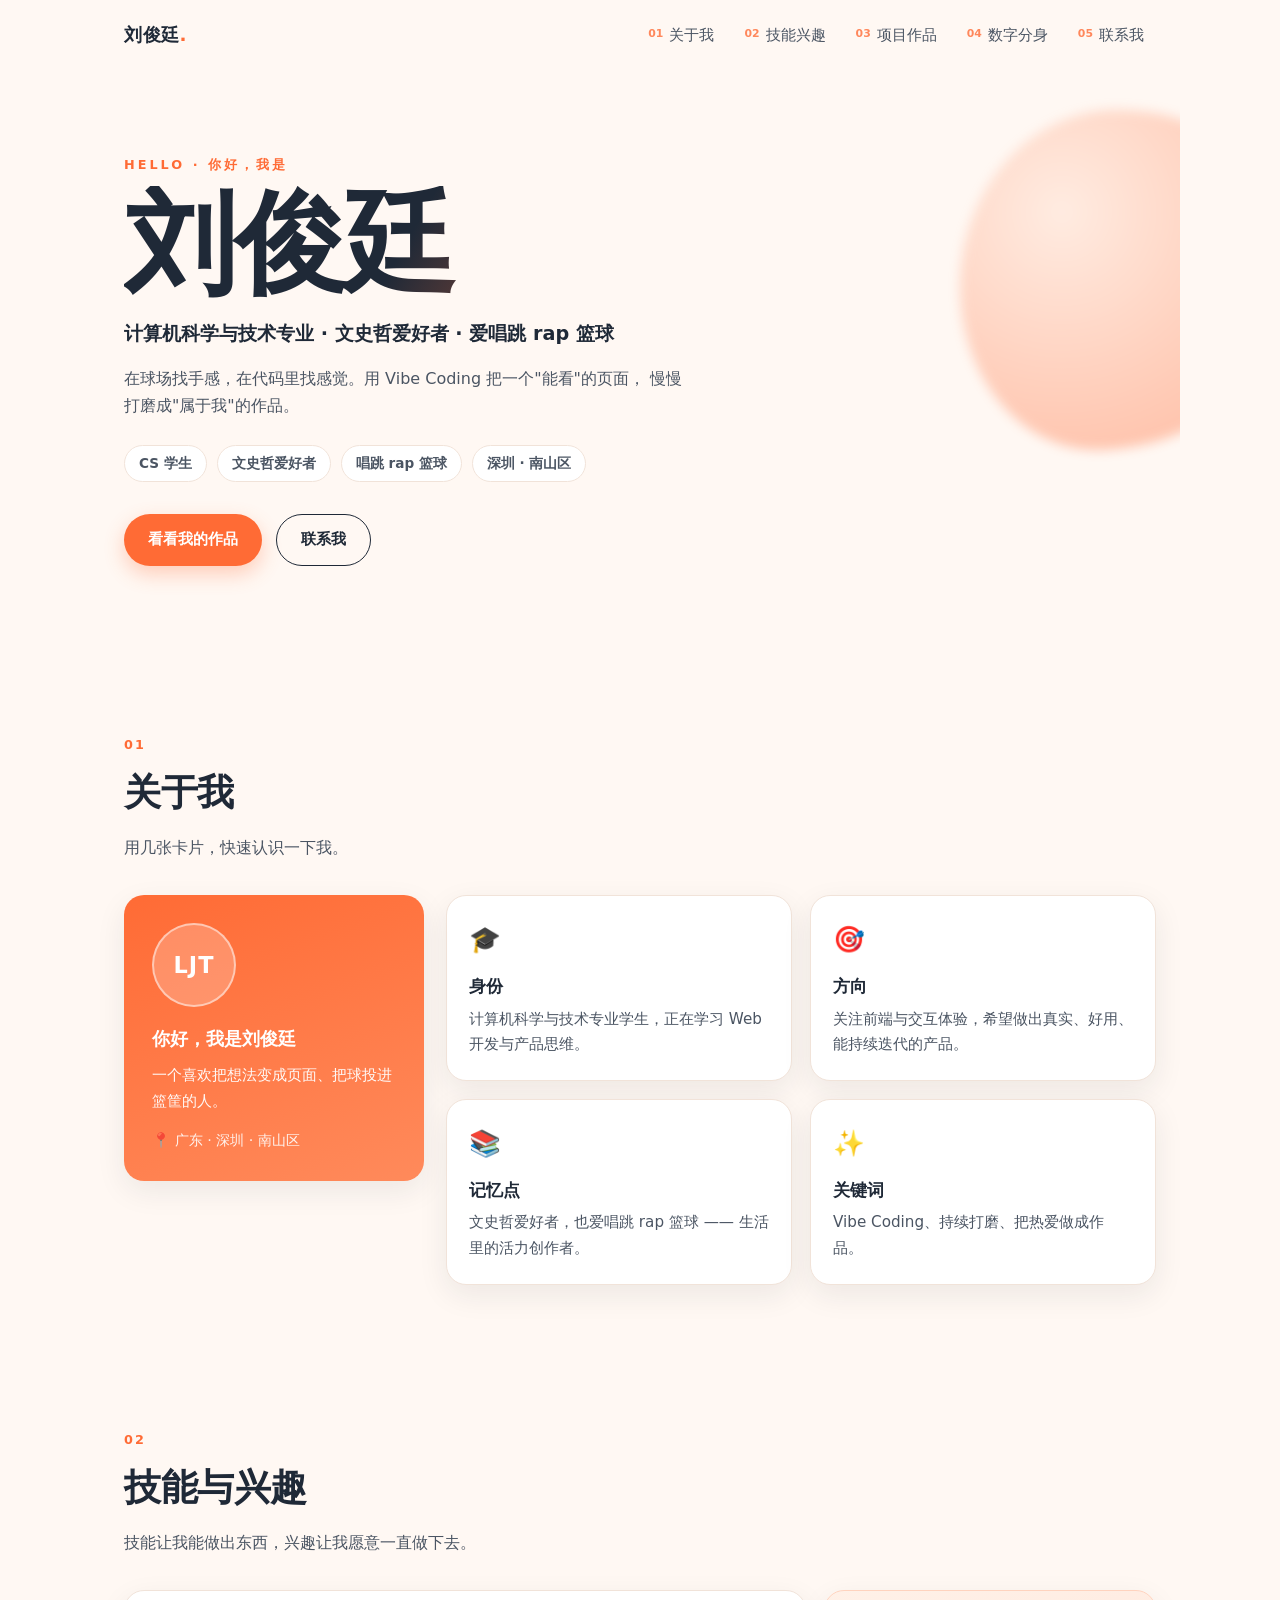
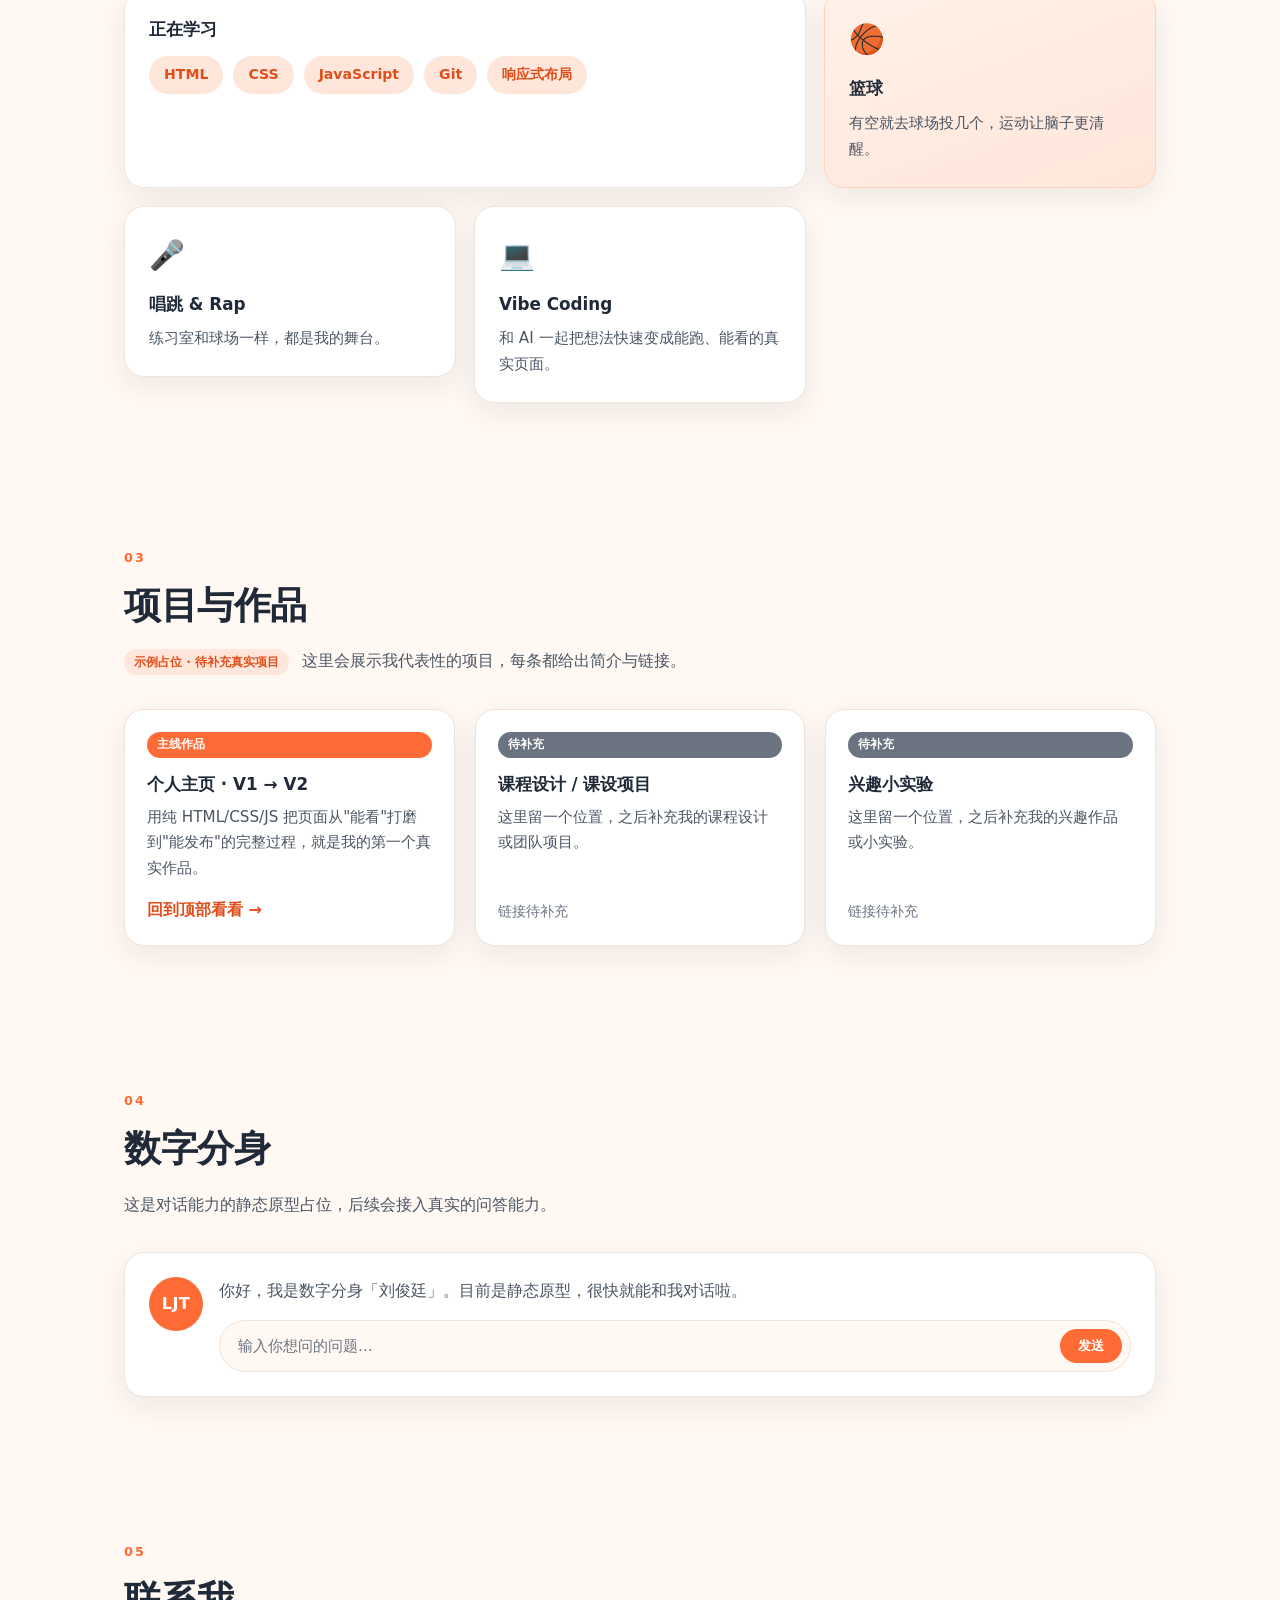
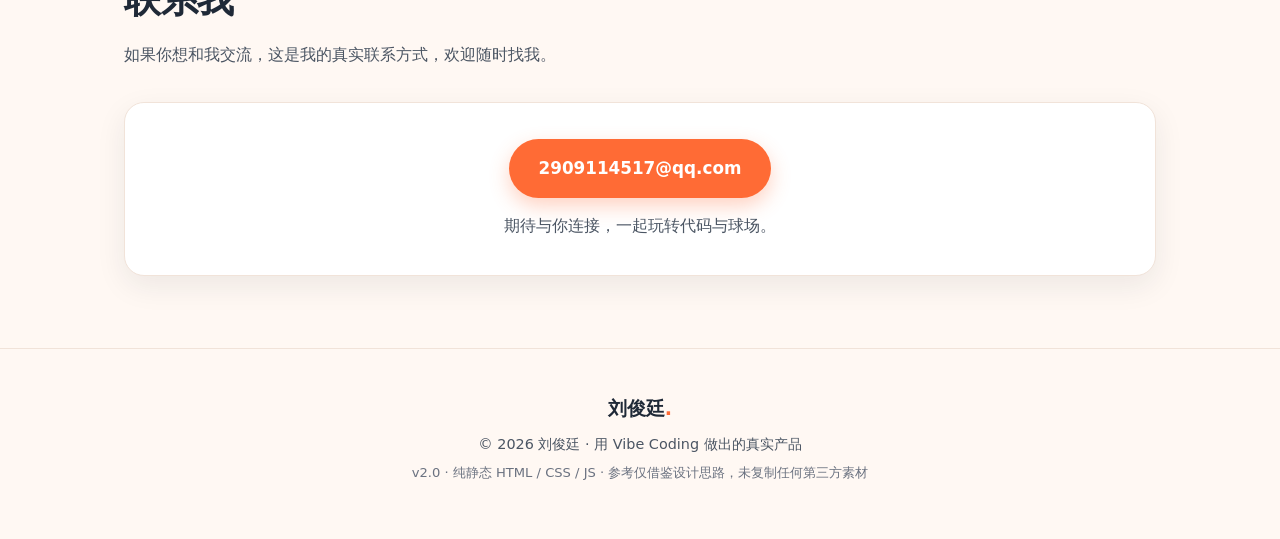
<file: outputs/personal-homepage-v2/index.html>
<!DOCTYPE html>
<html lang="zh-CN">
<head>
  <meta charset="UTF-8" />
  <meta name="viewport" content="width=device-width, initial-scale=1.0" />
  <meta name="description" content="刘俊廷的个人主页 —— 计算机科学与技术专业，文史哲爱好者，爱唱跳rap篮球。" />
  <meta name="author" content="刘俊廷" />
  <title>刘俊廷 · 个人主页 v2</title>
  <!-- V2 说明：不引用任何外部字体/图标/CDN，全部使用系统字体与自绘元素，零版权风险 -->
  <link rel="stylesheet" href="css/style.css" />
</head>
<body id="top">
  <!-- ===== Header 顶部粘性导航（分区式） ===== -->
  <header class="site-header" id="siteHeader">
    <nav class="nav" aria-label="主导航">
      <a class="nav__brand" href="#top">刘俊廷<span class="nav__brand-dot">.</span></a>
      <button class="nav__toggle" id="navToggle" aria-controls="navMenu" aria-expanded="false" aria-label="展开菜单">
        <span></span><span></span><span></span>
      </button>
      <ul class="nav__menu" id="navMenu">
        <li><a href="#about"><b>01</b>关于我</a></li>
        <li><a href="#skills"><b>02</b>技能兴趣</a></li>
        <li><a href="#projects"><b>03</b>项目作品</a></li>
        <li><a href="#dialogue"><b>04</b>数字分身</a></li>
        <li><a href="#contact"><b>05</b>联系我</a></li>
      </ul>
    </nav>
  </header>

  <main>
    <!-- ===== Hero 首屏 ===== -->
    <section class="hero">
      <div class="hero__inner">
        <p class="hero__eyebrow reveal">HELLO · 你好，我是</p>
        <h1 class="hero__name reveal">刘俊廷</h1>
        <p class="hero__tagline reveal">计算机科学与技术专业 · 文史哲爱好者 · 爱唱跳 rap 篮球</p>
        <p class="hero__intro reveal">
          在球场找手感，在代码里找感觉。用 Vibe Coding 把一个"能看"的页面，
          慢慢打磨成"属于我"的作品。
        </p>
        <div class="hero__badges reveal">
          <span class="badge">CS 学生</span>
          <span class="badge">文史哲爱好者</span>
          <span class="badge">唱跳 rap 篮球</span>
          <span class="badge">深圳 · 南山区</span>
        </div>
        <div class="hero__actions reveal">
          <a class="btn btn--primary" href="#projects">看看我的作品</a>
          <a class="btn btn--ghost" href="#contact">联系我</a>
        </div>
      </div>
      <div class="hero__blob" aria-hidden="true"></div>
    </section>

    <!-- ===== 01 关于我 ===== -->
    <section id="about" class="section">
      <header class="section__header reveal">
        <p class="section__index">01</p>
        <h2 class="section__title">关于我</h2>
        <p class="section__lead">用几张卡片，快速认识一下我。</p>
      </header>

      <div class="about">
        <article class="profile reveal">
          <div class="profile__avatar" aria-label="字母头像占位">LJT</div>
          <p class="profile__hello">你好，我是刘俊廷</p>
          <p class="profile__note">一个喜欢把想法变成页面、把球投进篮筐的人。</p>
          <p class="profile__meta">📍 广东 · 深圳 · 南山区</p>
        </article>

        <div class="about__grid">
          <article class="card reveal">
            <div class="card__icon" aria-hidden="true">🎓</div>
            <h3 class="card__title">身份</h3>
            <p class="card__body">计算机科学与技术专业学生，正在学习 Web 开发与产品思维。</p>
          </article>
          <article class="card reveal">
            <div class="card__icon" aria-hidden="true">🎯</div>
            <h3 class="card__title">方向</h3>
            <p class="card__body">关注前端与交互体验，希望做出真实、好用、能持续迭代的产品。</p>
          </article>
          <article class="card reveal">
            <div class="card__icon" aria-hidden="true">📚</div>
            <h3 class="card__title">记忆点</h3>
            <p class="card__body">文史哲爱好者，也爱唱跳 rap 篮球 —— 生活里的活力创作者。</p>
          </article>
          <article class="card reveal">
            <div class="card__icon" aria-hidden="true">✨</div>
            <h3 class="card__title">关键词</h3>
            <p class="card__body">Vibe Coding、持续打磨、把热爱做成作品。</p>
          </article>
        </div>
      </div>
    </section>

    <!-- ===== 02 技能与兴趣（Bento 便当网格） ===== -->
    <section id="skills" class="section">
      <header class="section__header reveal">
        <p class="section__index">02</p>
        <h2 class="section__title">技能与兴趣</h2>
        <p class="section__lead">技能让我能做出东西，兴趣让我愿意一直做下去。</p>
      </header>

      <div class="bento">
        <article class="bento__item bento__item--wide reveal">
          <h3 class="bento__title">正在学习</h3>
          <div class="chips">
            <span class="chip">HTML</span>
            <span class="chip">CSS</span>
            <span class="chip">JavaScript</span>
            <span class="chip">Git</span>
            <span class="chip">响应式布局</span>
          </div>
        </article>
        <article class="bento__item bento__item--accent reveal">
          <div class="bento__emoji" aria-hidden="true">🏀</div>
          <h3 class="bento__title">篮球</h3>
          <p class="bento__text">有空就去球场投几个，运动让脑子更清醒。</p>
        </article>
        <article class="bento__item reveal">
          <div class="bento__emoji" aria-hidden="true">🎤</div>
          <h3 class="bento__title">唱跳 &amp; Rap</h3>
          <p class="bento__text">练习室和球场一样，都是我的舞台。</p>
        </article>
        <article class="bento__item bento__item--tall reveal">
          <div class="bento__emoji" aria-hidden="true">💻</div>
          <h3 class="bento__title">Vibe Coding</h3>
          <p class="bento__text">和 AI 一起把想法快速变成能跑、能看的真实页面。</p>
        </article>
      </div>
    </section>

    <!-- ===== 03 项目与作品 ===== -->
    <section id="projects" class="section">
      <header class="section__header reveal">
        <p class="section__index">03</p>
        <h2 class="section__title">项目与作品</h2>
        <p class="section__lead">
          <span class="tag-note">示例占位 · 待补充真实项目</span>
          这里会展示我代表性的项目，每条都给出简介与链接。
        </p>
      </header>

      <div class="cards">
        <article class="card card--project reveal">
          <span class="card__badge">主线作品</span>
          <h3 class="card__title">个人主页 · V1 → V2</h3>
          <p class="card__body">用纯 HTML/CSS/JS 把页面从"能看"打磨到"能发布"的完整过程，就是我的第一个真实作品。</p>
          <a class="link" href="#top">回到顶部看看 →</a>
        </article>
        <article class="card card--project reveal">
          <span class="card__badge card__badge--muted">待补充</span>
          <h3 class="card__title">课程设计 / 课设项目</h3>
          <p class="card__body">这里留一个位置，之后补充我的课程设计或团队项目。</p>
          <span class="card__muted">链接待补充</span>
        </article>
        <article class="card card--project reveal">
          <span class="card__badge card__badge--muted">待补充</span>
          <h3 class="card__title">兴趣小实验</h3>
          <p class="card__body">这里留一个位置，之后补充我的兴趣作品或小实验。</p>
          <span class="card__muted">链接待补充</span>
        </article>
      </div>
    </section>

    <!-- ===== 04 数字分身 · 对话入口原型 ===== -->
    <section id="dialogue" class="section">
      <header class="section__header reveal">
        <p class="section__index">04</p>
        <h2 class="section__title">数字分身</h2>
        <p class="section__lead">这是对话能力的静态原型占位，后续会接入真实的问答能力。</p>
      </header>

      <div class="dialogue reveal">
        <div class="dialogue__avatar">LJT</div>
        <div class="dialogue__body">
          <p class="dialogue__hint">你好，我是数字分身「刘俊廷」。目前是静态原型，很快就能和我对话啦。</p>
          <div class="dialogue__input">
            <span class="dialogue__placeholder">输入你想问的问题…</span>
            <button class="dialogue__send" id="dialogueSend" type="button">发送</button>
          </div>
        </div>
      </div>
    </section>

    <!-- ===== 05 联系我 ===== -->
    <section id="contact" class="section">
      <header class="section__header reveal">
        <p class="section__index">05</p>
        <h2 class="section__title">联系我</h2>
        <p class="section__lead">如果你想和我交流，这是我的真实联系方式，欢迎随时找我。</p>
      </header>

      <div class="contact reveal">
        <a class="btn btn--primary btn--lg" href="mailto:2909114517@qq.com?subject=你好，刘俊廷">
          2909114517@qq.com
        </a>
        <p class="contact__note">期待与你连接，一起玩转代码与球场。</p>
      </div>
    </section>
  </main>

  <!-- ===== Footer 页脚 ===== -->
  <footer class="site-footer">
    <p class="site-footer__brand">刘俊廷<span>.</span></p>
    <p>© 2026 刘俊廷 · 用 Vibe Coding 做出的真实产品</p>
    <p class="site-footer__meta">
      v2.0 · 纯静态 HTML / CSS / JS · 参考仅借鉴设计思路，未复制任何第三方素材
    </p>
  </footer>

  <script src="js/main.js"></script>
</body>
</html>
</file>
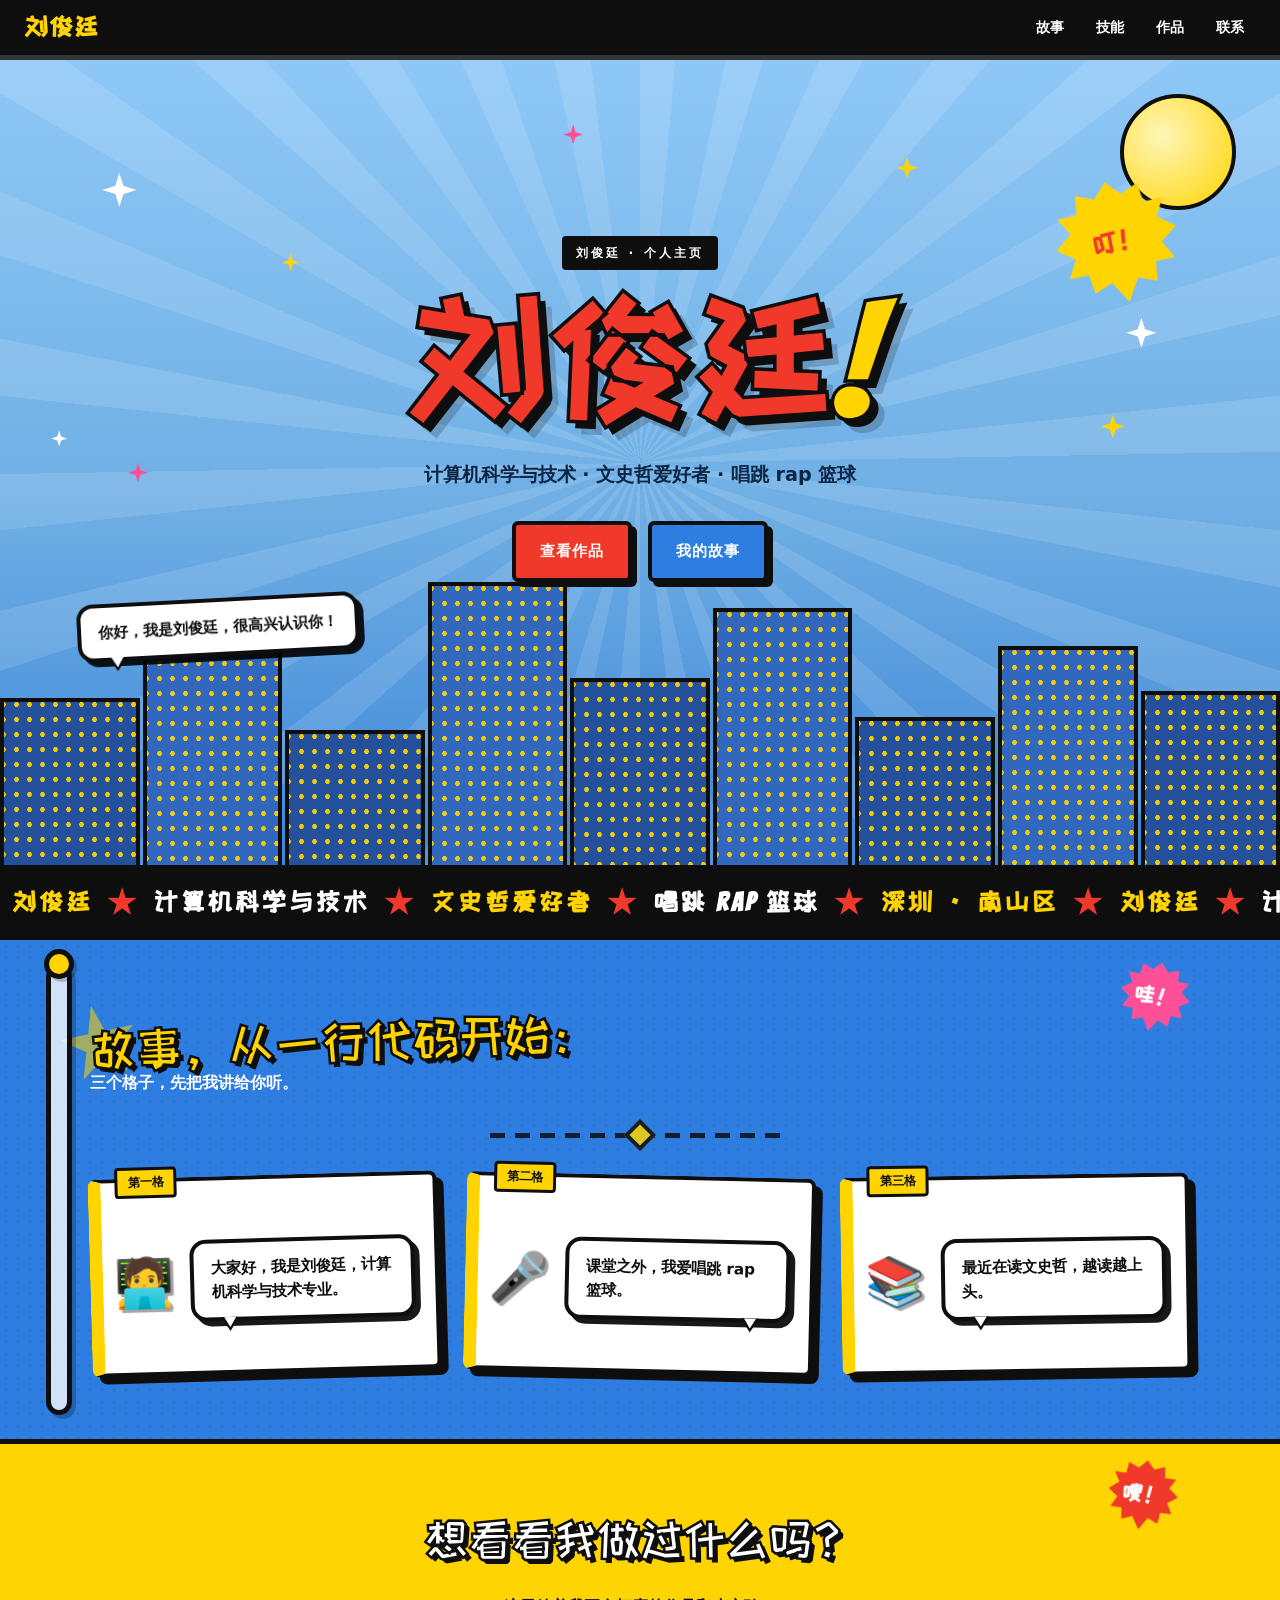
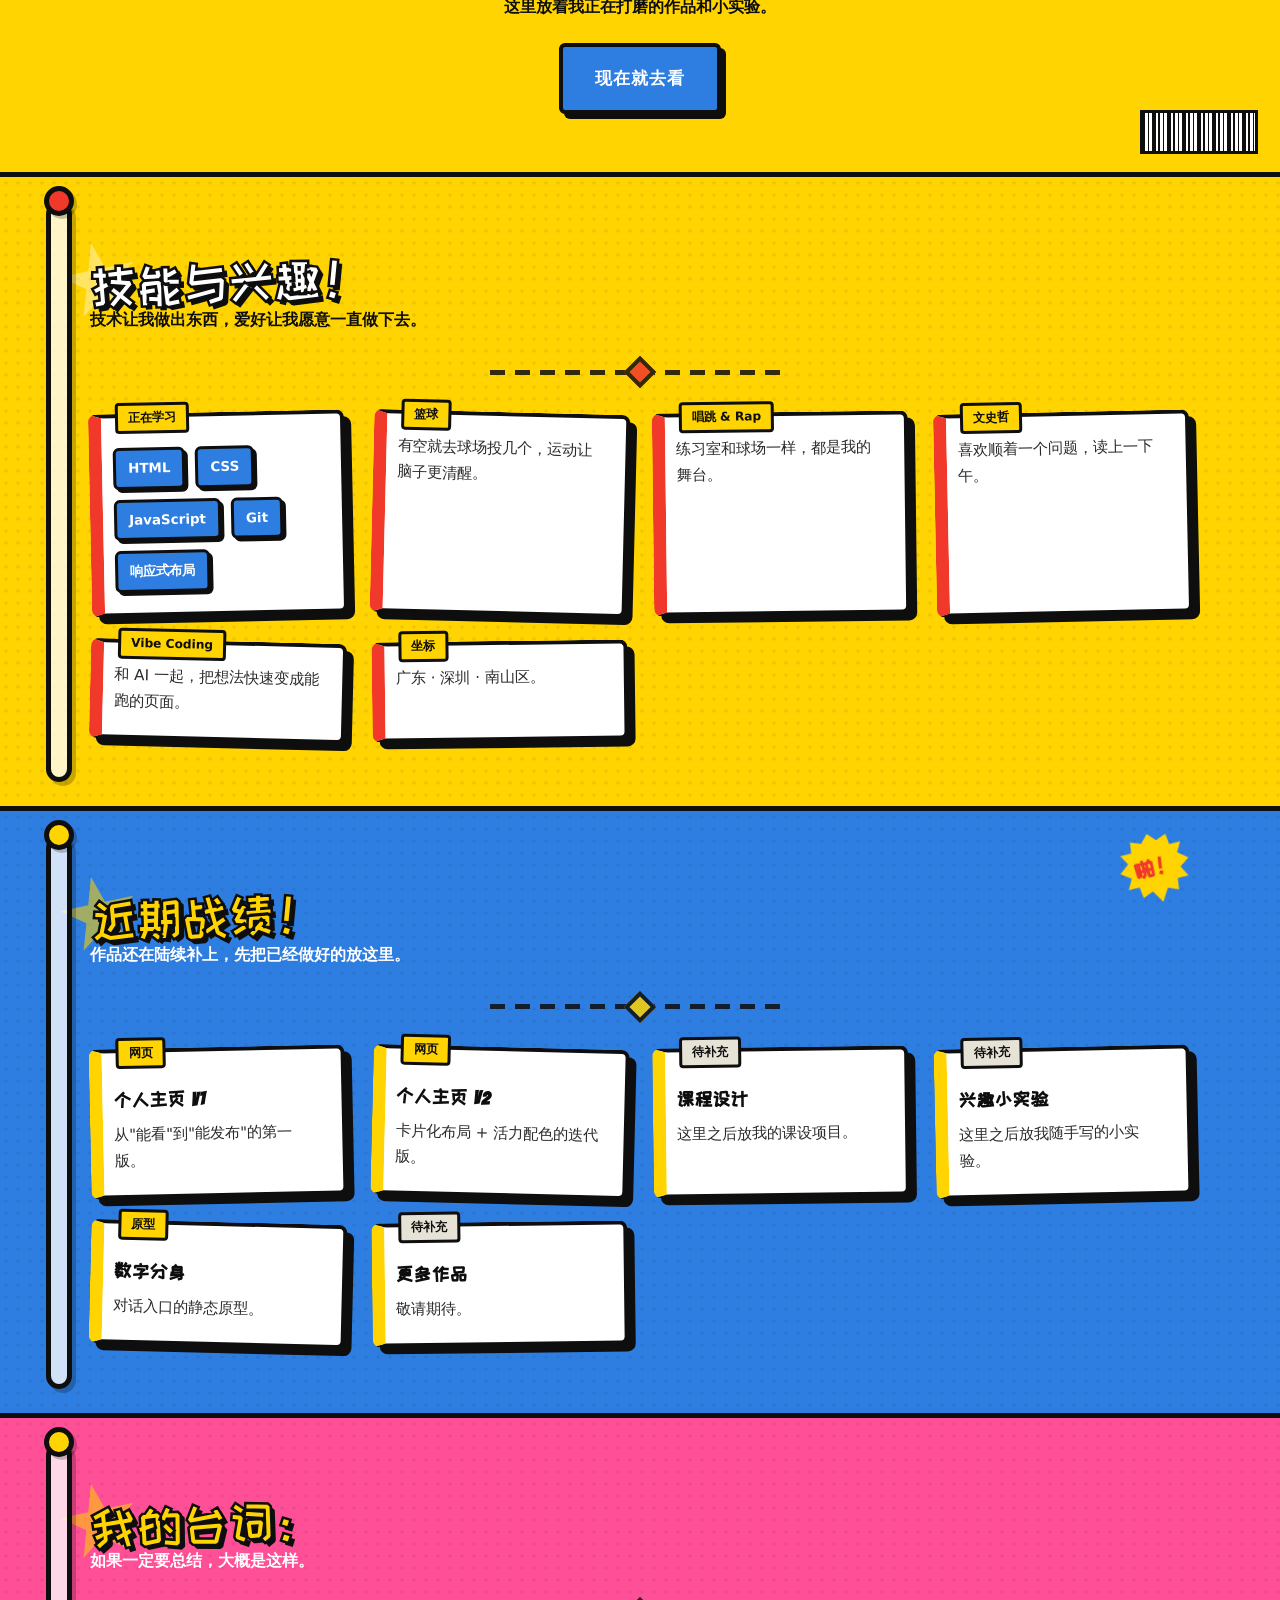
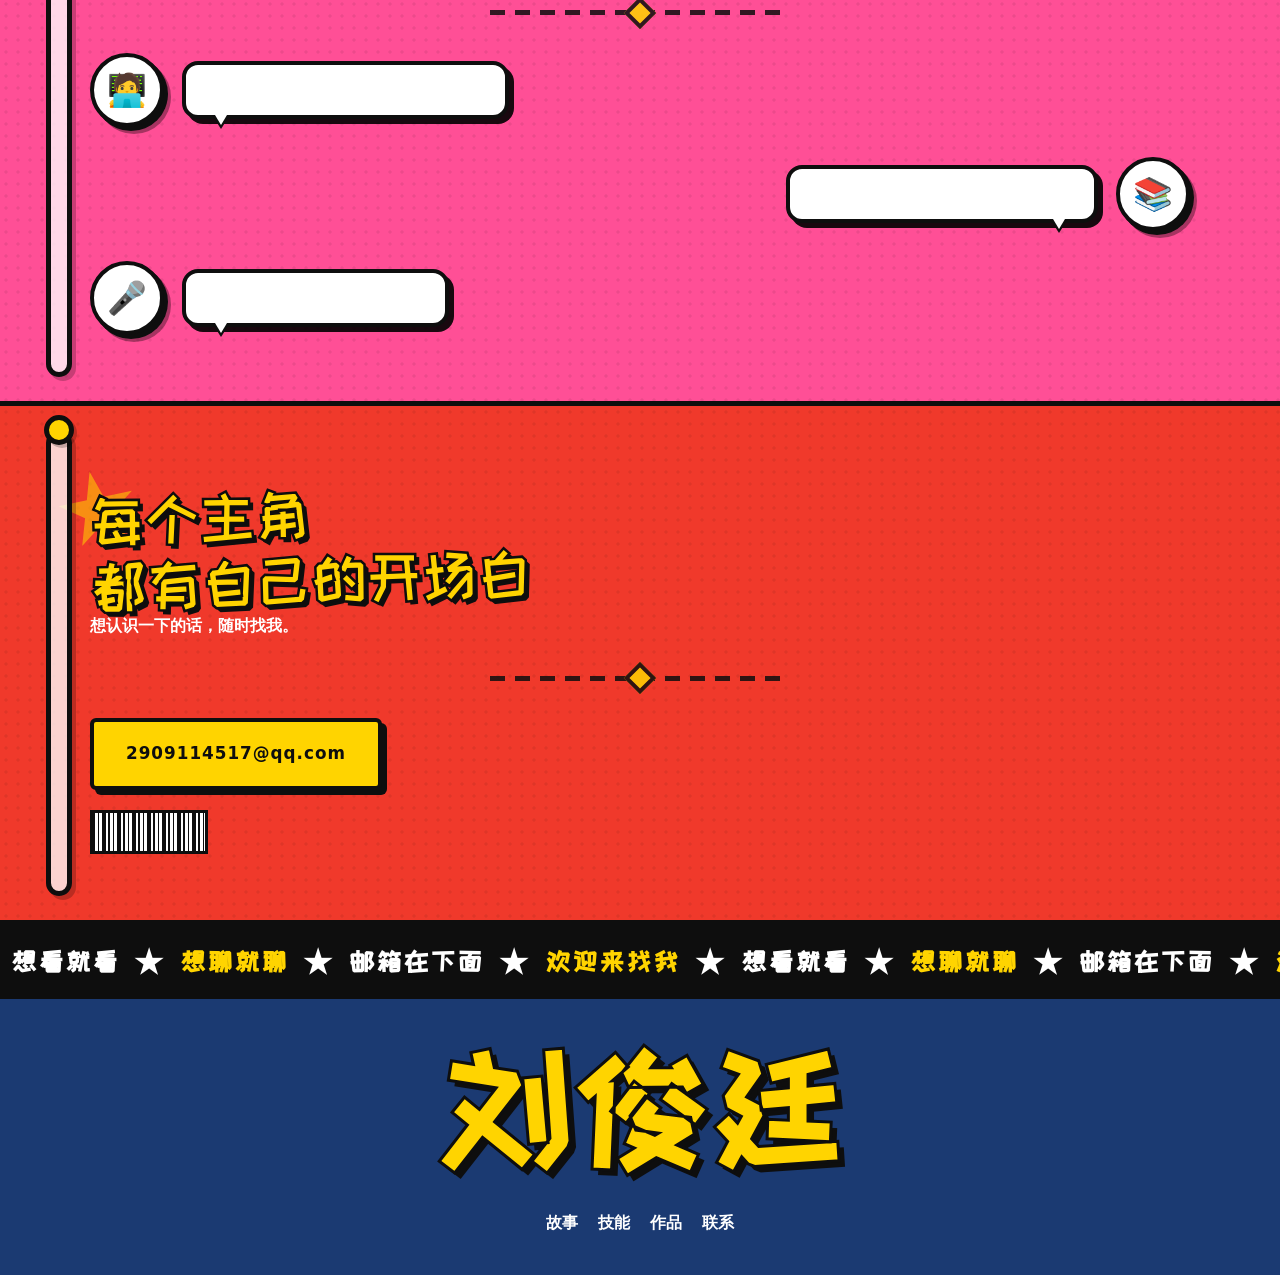
<file: outputs/personal-homepage-v3/index.html>
<!DOCTYPE html>
<html lang="zh-CN">
<head>
<meta charset="UTF-8" />
<meta name="viewport" content="width=device-width, initial-scale=1.0" />
<!-- 只有 JS 可用时才启用"滚动淡入"的初始隐藏，避免脚本失效导致内容不可见 -->
<script>document.documentElement.classList.add("js");</script>
<title>刘俊廷 · 个人主页</title>
<meta name="description" content="刘俊廷的个人主页 —— 计算机科学与技术专业，文史哲爱好者，也爱唱跳 rap 篮球。" />
<meta name="theme-color" content="#2E7DE0" />
<meta property="og:title" content="刘俊廷 · 个人主页" />
<meta property="og:description" content="计算机科学与技术 · 文史哲爱好者 · 唱跳 rap 篮球" />
<meta property="og:type" content="website" />

<!--
  ============================================================
  V3 —— 美漫 / 超级英雄风格
  ------------------------------------------------------------
  设计借鉴：仅借鉴"漫画分镜"这一通用设计语言（网点、描边、气泡、
            分镜面板、色块分区）。未复制任何第三方品牌名、角色形象、
            插画、文案或 Logo。
  素材清单：全部图形由 CSS 自绘；无任何位图。
  字体：Bangers（拉丁）+ ZCOOL KuaiLe 站酷快乐体（中文）
        均为 SIL Open Font License 1.1，已自托管于 assets/fonts/
        授权全文见 assets/fonts/OFL-*.txt
  ============================================================
-->
<link rel="preload" href="assets/fonts/zcool-kuaile-subset.woff2" as="font" type="font/woff2" crossorigin />
<link rel="preload" href="assets/fonts/bangers-latin.woff2" as="font" type="font/woff2" crossorigin />
<link rel="stylesheet" href="css/style.css" />
</head>
<body>
<a class="skip" href="#main">跳到主要内容</a>

<!-- ================= 顶部导航 ================= -->
<header class="topbar">
  <a class="topbar__logo" href="#top">刘俊廷</a>
  <nav class="topbar__nav" aria-label="主导航">
    <a href="#story">故事</a>
    <a href="#skills">技能</a>
    <a href="#works">作品</a>
    <a href="#contact">联系</a>
  </nav>
  <!-- 阅读进度条 -->
  <div class="progress" aria-hidden="true"><i id="progressBar"></i></div>
</header>

<main id="main">

  <!-- ================= HERO ================= -->
  <section class="hero" id="top">
    <div class="rays" aria-hidden="true"></div>
    <div class="sparks" aria-hidden="true">
      <span class="spark spark--1"></span>
      <span class="spark spark--2"></span>
      <span class="spark spark--3"></span>
      <span class="spark spark--4"></span>
      <span class="spark spark--5"></span>
      <span class="spark spark--6"></span>
      <span class="spark spark--7"></span>
      <span class="spark spark--8"></span>
    </div>
    <div class="hero__sun" aria-hidden="true"></div>
    <div class="skyline" aria-hidden="true">
      <span class="bld b1"></span><span class="bld b2"></span><span class="bld b3"></span>
      <span class="bld b4"></span><span class="bld b5"></span><span class="bld b6"></span>
      <span class="bld b7"></span><span class="bld b8"></span><span class="bld b9"></span>
    </div>

    <div class="hero__inner">
      <p class="kicker">刘俊廷 · 个人主页</p>
      <h1 class="hero__title">刘俊廷<span class="bang">!</span></h1>
      <p class="hero__sub">计算机科学与技术 · 文史哲爱好者 · 唱跳 rap 篮球</p>
      <div class="hero__cta">
        <a class="btn btn--red" href="#works">查看作品</a>
        <a class="btn btn--blue" href="#story">我的故事</a>
      </div>
    </div>

    <p class="burst" aria-hidden="true">叮！</p>
    <p class="bubble bubble--hero">你好，我是刘俊廷，很高兴认识你！</p>
  </section>

  <!-- ================= 跑马灯 =================
       每组内含 2 遍序列，配合 CSS 的 min-width:100vw，
       保证任何宽度的屏幕都不会出现空档。 -->
  <div class="ticker" aria-hidden="true">
    <div class="ticker__track">
      <span class="tk-group">
        <span class="tk">刘俊廷</span><span class="tk tk--star">★</span><span class="tk tk--alt">计算机科学与技术</span><span class="tk tk--star">★</span><span class="tk">文史哲爱好者</span><span class="tk tk--star">★</span><span class="tk tk--alt">唱跳 rap 篮球</span><span class="tk tk--star">★</span><span class="tk">深圳 · 南山区</span><span class="tk tk--star">★</span>
        <span class="tk">刘俊廷</span><span class="tk tk--star">★</span><span class="tk tk--alt">计算机科学与技术</span><span class="tk tk--star">★</span><span class="tk">文史哲爱好者</span><span class="tk tk--star">★</span><span class="tk tk--alt">唱跳 rap 篮球</span><span class="tk tk--star">★</span><span class="tk">深圳 · 南山区</span><span class="tk tk--star">★</span>
      </span>
      <span class="tk-group">
        <span class="tk">刘俊廷</span><span class="tk tk--star">★</span><span class="tk tk--alt">计算机科学与技术</span><span class="tk tk--star">★</span><span class="tk">文史哲爱好者</span><span class="tk tk--star">★</span><span class="tk tk--alt">唱跳 rap 篮球</span><span class="tk tk--star">★</span><span class="tk">深圳 · 南山区</span><span class="tk tk--star">★</span>
        <span class="tk">刘俊廷</span><span class="tk tk--star">★</span><span class="tk tk--alt">计算机科学与技术</span><span class="tk tk--star">★</span><span class="tk">文史哲爱好者</span><span class="tk tk--star">★</span><span class="tk tk--alt">唱跳 rap 篮球</span><span class="tk tk--star">★</span><span class="tk">深圳 · 南山区</span><span class="tk tk--star">★</span>
      </span>
    </div>
  </div>

  <!-- ================= 01 故事开场 ================= -->
  <section class="section section--blue" id="story">
    <span class="rail" aria-hidden="true"><i class="rail__track"><b class="rail__fill"></b></i><b class="rail__dot"></b></span>
    <h2 class="h-title reveal">故事，从一行代码开始：</h2>
    <span class="sfx sfx--story" aria-hidden="true">哇！</span>
    <p class="section__lead reveal">三个格子，先把我讲给你听。</p>
    <div class="rule" aria-hidden="true"></div>

    <div class="strip">
      <article class="panel reveal">
        <span class="panel__tag">第一格</span>
        <div class="panel__stage">
          <span class="actor" aria-hidden="true">🧑‍💻</span>
          <p class="bubble">大家好，我是刘俊廷，计算机科学与技术专业。</p>
        </div>
      </article>

      <article class="panel reveal">
        <span class="panel__tag">第二格</span>
        <div class="panel__stage">
          <span class="actor" aria-hidden="true">🎤</span>
          <p class="bubble bubble--alt">课堂之外，我爱唱跳 rap 篮球。</p>
        </div>
      </article>

      <article class="panel reveal">
        <span class="panel__tag">第三格</span>
        <div class="panel__stage">
          <span class="actor" aria-hidden="true">📚</span>
          <p class="bubble">最近在读文史哲，越读越上头。</p>
        </div>
      </article>
    </div>
  </section>

  <!-- ================= 黄色 CTA 条 ================= -->
  <aside class="strip-cta">
    <h2 class="strip-cta__title">想看看我做过什么吗？</h2>
    <p class="strip-cta__text">这里放着我正在打磨的作品和小实验。</p>
    <a class="btn btn--blue btn--lg" href="#works">现在就去看</a>
    <span class="barcode" aria-hidden="true"></span>
    <span class="sfx sfx--cta" aria-hidden="true">嗖！</span>
  </aside>

  <!-- ================= 02 技能与兴趣 ================= -->
  <section class="section section--yellow" id="skills">
    <span class="rail" aria-hidden="true"><i class="rail__track"><b class="rail__fill"></b></i><b class="rail__dot"></b></span>
    <h2 class="h-title reveal">技能与兴趣！</h2>
    <p class="section__lead reveal">技术让我做出东西，爱好让我愿意一直做下去。</p>
    <div class="rule" aria-hidden="true"></div>

    <div class="grid">
      <article class="panel panel--skill reveal">
        <span class="panel__tag">正在学习</span>
        <div class="chips">
          <span class="chip">HTML</span><span class="chip">CSS</span><span class="chip">JavaScript</span>
          <span class="chip">Git</span><span class="chip">响应式布局</span>
        </div>
      </article>

      <article class="panel panel--skill reveal">
        <span class="panel__tag">篮球</span>
        <p class="panel__text">有空就去球场投几个，运动让脑子更清醒。</p>
      </article>

      <article class="panel panel--skill reveal">
        <span class="panel__tag">唱跳 &amp; Rap</span>
        <p class="panel__text">练习室和球场一样，都是我的舞台。</p>
      </article>

      <article class="panel panel--skill reveal">
        <span class="panel__tag">文史哲</span>
        <p class="panel__text">喜欢顺着一个问题，读上一下午。</p>
      </article>

      <article class="panel panel--skill reveal">
        <span class="panel__tag">Vibe Coding</span>
        <p class="panel__text">和 AI 一起，把想法快速变成能跑的页面。</p>
      </article>

      <article class="panel panel--skill reveal">
        <span class="panel__tag">坐标</span>
        <p class="panel__text">广东 · 深圳 · 南山区。</p>
      </article>
    </div>
  </section>

  <!-- ================= 03 近期战绩 ================= -->
  <section class="section section--blue" id="works">
    <span class="rail" aria-hidden="true"><i class="rail__track"><b class="rail__fill"></b></i><b class="rail__dot"></b></span>
    <h2 class="h-title reveal">近期战绩！</h2>
    <span class="sfx sfx--works" aria-hidden="true">啪！</span>
    <p class="section__lead reveal">作品还在陆续补上，先把已经做好的放这里。</p>
    <div class="rule" aria-hidden="true"></div>

    <div class="grid grid--works">
      <article class="panel panel--work reveal">
        <span class="panel__tag">网页</span>
        <h3 class="panel__title">个人主页 V1</h3>
        <p class="panel__text">从"能看"到"能发布"的第一版。</p>
      </article>
      <article class="panel panel--work reveal">
        <span class="panel__tag">网页</span>
        <h3 class="panel__title">个人主页 V2</h3>
        <p class="panel__text">卡片化布局 + 活力配色的迭代版。</p>
      </article>
      <article class="panel panel--work reveal">
        <span class="panel__tag panel__tag--muted">待补充</span>
        <h3 class="panel__title">课程设计</h3>
        <p class="panel__text">这里之后放我的课设项目。</p>
      </article>
      <article class="panel panel--work reveal">
        <span class="panel__tag panel__tag--muted">待补充</span>
        <h3 class="panel__title">兴趣小实验</h3>
        <p class="panel__text">这里之后放我随手写的小实验。</p>
      </article>
      <article class="panel panel--work reveal">
        <span class="panel__tag">原型</span>
        <h3 class="panel__title">数字分身</h3>
        <p class="panel__text">对话入口的静态原型。</p>
      </article>
      <article class="panel panel--work reveal">
        <span class="panel__tag panel__tag--muted">待补充</span>
        <h3 class="panel__title">更多作品</h3>
        <p class="panel__text">敬请期待。</p>
      </article>
    </div>
  </section>

  <!-- ================= 04 我的台词 ================= -->
  <section class="section section--pink" id="words">
    <span class="rail" aria-hidden="true"><i class="rail__track"><b class="rail__fill"></b></i><b class="rail__dot"></b></span>
    <h2 class="h-title reveal">我的台词：</h2>
    <p class="section__lead reveal">如果一定要总结，大概是这样。</p>
    <div class="rule" aria-hidden="true"></div>

    <div class="voices">
      <div class="voice reveal">
        <span class="actor actor--round" aria-hidden="true">🧑‍💻</span>
        <p class="bubble">写代码和打球一个道理：手感是练出来的。</p>
      </div>
      <div class="voice voice--right reveal">
        <span class="actor actor--round" aria-hidden="true">📚</span>
        <p class="bubble bubble--alt">读文史哲，是为了把问题想得更远一点。</p>
      </div>
      <div class="voice reveal">
        <span class="actor actor--round" aria-hidden="true">🎤</span>
        <p class="bubble">舞台和球场，都是我自己的场子。</p>
      </div>
    </div>
  </section>

  <!-- ================= 05 联系 ================= -->
  <section class="section section--red" id="contact">
    <span class="rail" aria-hidden="true"><i class="rail__track"><b class="rail__fill"></b></i><b class="rail__dot"></b></span>
    <h2 class="h-title h-title--big reveal">每个主角<br />都有自己的开场白</h2>
    <p class="section__lead reveal">想认识一下的话，随时找我。</p>
    <div class="rule" aria-hidden="true"></div>
    <div class="contact reveal">
      <a class="btn btn--yellow btn--lg" href="mailto:2909114517@qq.com?subject=%E4%BD%A0%E5%A5%BD%EF%BC%8C%E5%88%98%E4%BF%8A%E5%BB%B7">2909114517@qq.com</a>
      <span class="barcode barcode--light" aria-hidden="true"></span>
    </div>
  </section>

</main>

<!-- ================= 跑马灯（收尾） ================= -->
<div class="ticker ticker--foot" aria-hidden="true">
  <div class="ticker__track">
    <span class="tk-group">
      <span class="tk">想看就看</span><span class="tk tk--star">★</span><span class="tk tk--alt">想聊就聊</span><span class="tk tk--star">★</span><span class="tk">邮箱在下面</span><span class="tk tk--star">★</span><span class="tk tk--alt">欢迎来找我</span><span class="tk tk--star">★</span>
      <span class="tk">想看就看</span><span class="tk tk--star">★</span><span class="tk tk--alt">想聊就聊</span><span class="tk tk--star">★</span><span class="tk">邮箱在下面</span><span class="tk tk--star">★</span><span class="tk tk--alt">欢迎来找我</span><span class="tk tk--star">★</span>
    </span>
    <span class="tk-group">
      <span class="tk">想看就看</span><span class="tk tk--star">★</span><span class="tk tk--alt">想聊就聊</span><span class="tk tk--star">★</span><span class="tk">邮箱在下面</span><span class="tk tk--star">★</span><span class="tk tk--alt">欢迎来找我</span><span class="tk tk--star">★</span>
      <span class="tk">想看就看</span><span class="tk tk--star">★</span><span class="tk tk--alt">想聊就聊</span><span class="tk tk--star">★</span><span class="tk">邮箱在下面</span><span class="tk tk--star">★</span><span class="tk tk--alt">欢迎来找我</span><span class="tk tk--star">★</span>
    </span>
  </div>
</div>

<!-- ================= FOOTER ================= -->
<footer class="site-footer">
  <p class="site-footer__big" aria-hidden="true">刘俊廷</p>
  <nav class="site-footer__nav" aria-label="页脚导航">
    <a href="#story">故事</a>
    <a href="#skills">技能</a>
    <a href="#works">作品</a>
    <a href="#contact">联系</a>
  </nav>
</footer>

<script src="js/main.js"></script>
</body>
</html>
</file>
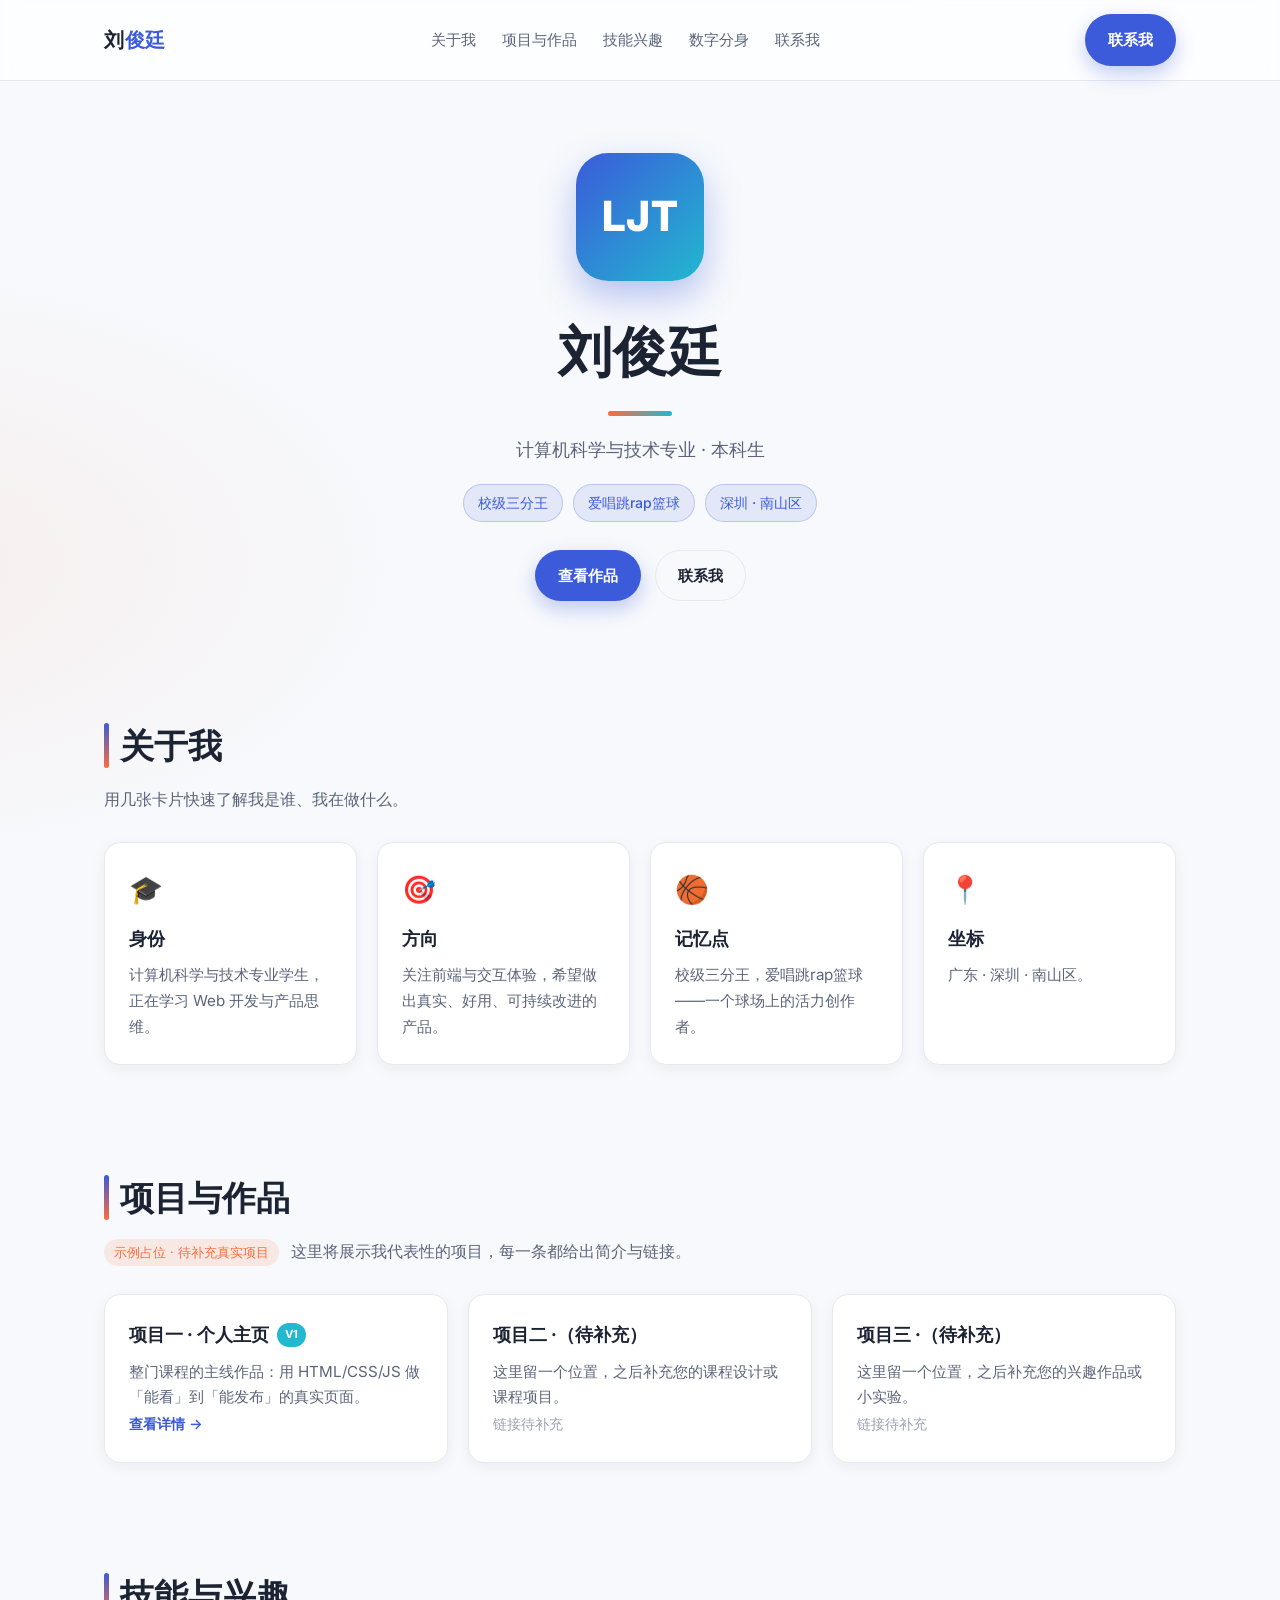
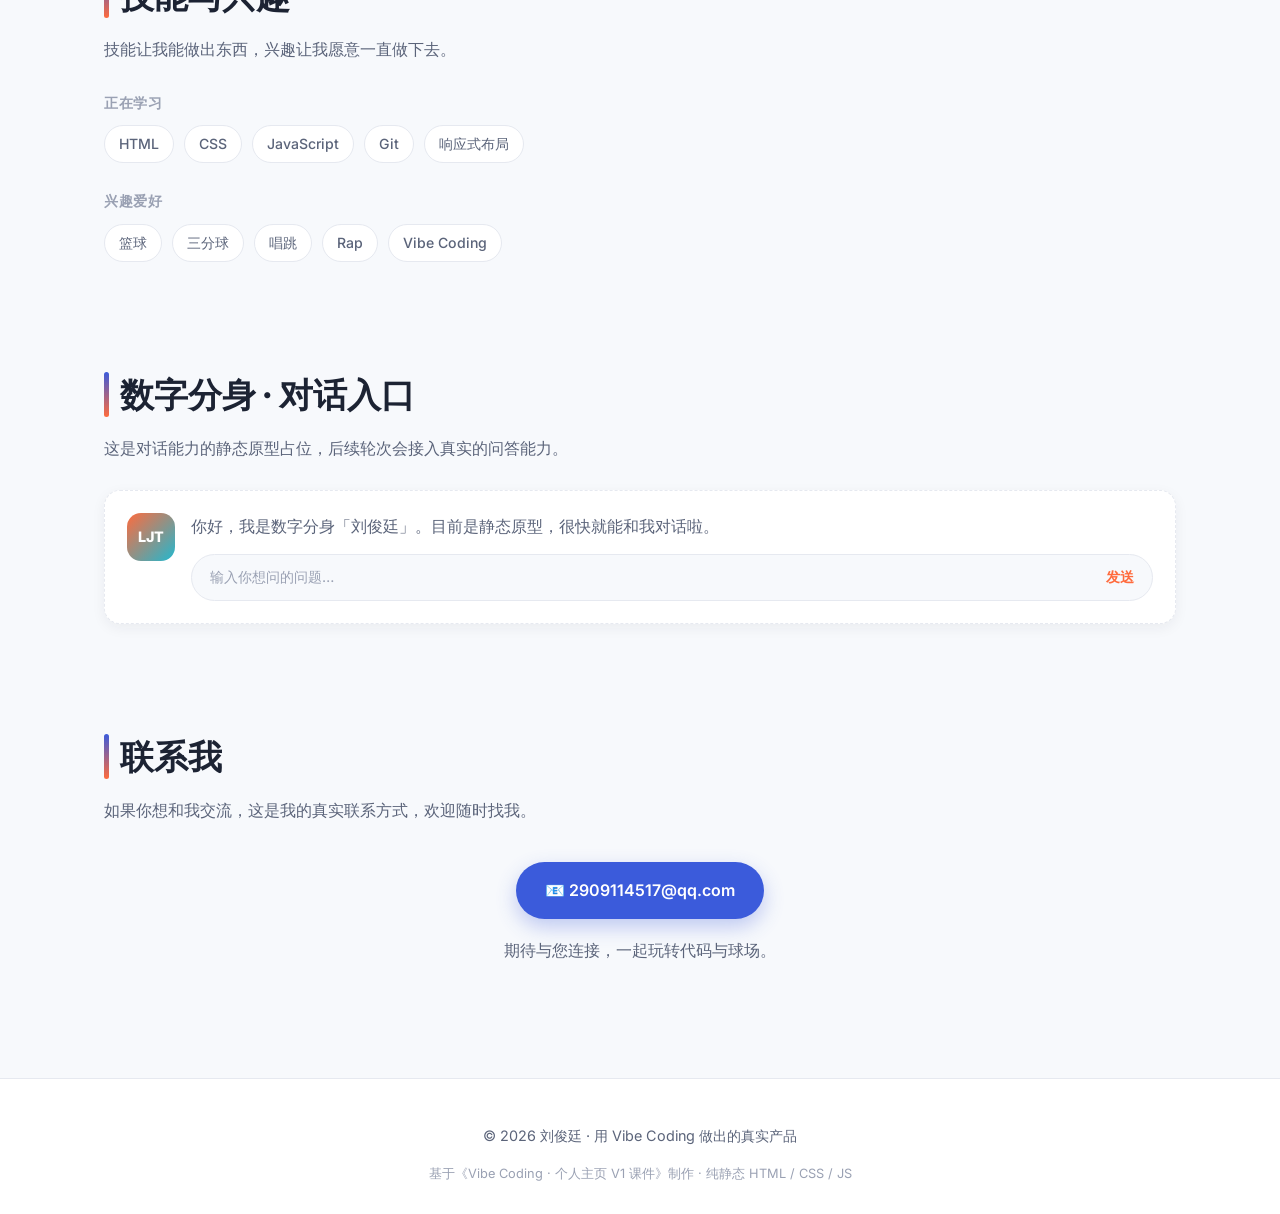
<file: outputs/personal-homepage/index.html>
<!DOCTYPE html>
<html lang="zh-CN">
<head>
  <meta charset="UTF-8" />
  <meta name="viewport" content="width=device-width, initial-scale=1.0" />
  <meta name="description" content="刘俊廷的个人主页——计算机科学与技术专业，热爱篮球与唱跳rap，欢迎交流。" />
  <meta name="author" content="刘俊廷" />
  <title>刘俊廷 · 个人主页</title>
  <link rel="preconnect" href="https://fonts.googleapis.com" />
  <link rel="preconnect" href="https://fonts.gstatic.com" crossorigin />
  <link href="https://fonts.googleapis.com/css2?family=Inter:wght@400;500;600;700;800&display=swap" rel="stylesheet" />
  <link rel="stylesheet" href="css/style.css" />
</head>
<body>
  <!-- ===== Header 顶部导航 ===== -->
  <header class="site-header">
    <nav class="nav" aria-label="主导航">
      <a class="nav__brand" href="#top">刘<span>俊廷</span></a>
      <button class="nav__toggle" id="navToggle" aria-controls="navMenu" aria-expanded="false" aria-label="打开菜单">
        <span></span><span></span><span></span>
      </button>
      <ul class="nav__menu" id="navMenu">
        <li><a href="#about">关于我</a></li>
        <li><a href="#projects">项目与作品</a></li>
        <li><a href="#skills">技能兴趣</a></li>
        <li><a href="#dialogue">数字分身</a></li>
        <li><a href="#contact">联系我</a></li>
      </ul>
      <a class="btn btn--primary nav__cta" href="#contact">联系我</a>
    </nav>
  </header>

  <main id="top">
    <!-- ===== Hero 首屏 ===== -->
    <section class="hero">
      <div class="hero__avatar" aria-label="字母头像占位">LJT</div>
      <h1 class="hero__name">刘俊廷</h1>
      <p class="hero__bar"></p>
      <p class="hero__intro">计算机科学与技术专业 · 本科生</p>
      <p class="hero__tagline">
        <span class="chip chip--highlight">校级三分王</span>
        <span class="chip chip--highlight">爱唱跳rap篮球</span>
        <span class="chip chip--highlight">深圳 · 南山区</span>
      </p>
      <div class="hero__actions">
        <a class="btn btn--primary" href="#projects">查看作品</a>
        <a class="btn btn--ghost" href="#contact">联系我</a>
      </div>
    </section>

    <!-- ===== 关于我 ===== -->
    <section id="about" class="section">
      <h2 class="section__title">关于我</h2>
      <p class="section__lead">用几张卡片快速了解我是谁、我在做什么。</p>
      <div class="card-grid card-grid--4">
        <article class="card">
          <div class="card__icon" aria-hidden="true">🎓</div>
          <h3 class="card__title">身份</h3>
          <p class="card__body">计算机科学与技术专业学生，正在学习 Web 开发与产品思维。</p>
        </article>
        <article class="card">
          <div class="card__icon" aria-hidden="true">🎯</div>
          <h3 class="card__title">方向</h3>
          <p class="card__body">关注前端与交互体验，希望做出真实、好用、可持续改进的产品。</p>
        </article>
        <article class="card">
          <div class="card__icon" aria-hidden="true">🏀</div>
          <h3 class="card__title">记忆点</h3>
          <p class="card__body">校级三分王，爱唱跳rap篮球——一个球场上的活力创作者。</p>
        </article>
        <article class="card">
          <div class="card__icon" aria-hidden="true">📍</div>
          <h3 class="card__title">坐标</h3>
          <p class="card__body">广东 · 深圳 · 南山区。</p>
        </article>
      </div>
    </section>

    <!-- ===== 项目与作品 ===== -->
    <section id="projects" class="section">
      <h2 class="section__title">项目与作品</h2>
      <p class="section__lead">
        <span class="tag-note">示例占位 · 待补充真实项目</span>
        这里将展示我代表性的项目，每一条都给出简介与链接。
      </p>
      <div class="card-grid card-grid--projects">
        <article class="card card--project">
          <h3 class="card__title">项目一 · 个人主页 <span class="card__badge">V1</span></h3>
          <p class="card__body">整门课程的主线作品：用 HTML/CSS/JS 做「能看」到「能发布」的真实页面。</p>
          <a class="link" href="#top">查看详情 →</a>
        </article>
        <article class="card card--project">
          <h3 class="card__title">项目二 ·（待补充）</h3>
          <p class="card__body">这里留一个位置，之后补充您的课程设计或课程项目。</p>
          <span class="card__muted">链接待补充</span>
        </article>
        <article class="card card--project">
          <h3 class="card__title">项目三 ·（待补充）</h3>
          <p class="card__body">这里留一个位置，之后补充您的兴趣作品或小实验。</p>
          <span class="card__muted">链接待补充</span>
        </article>
      </div>
    </section>

    <!-- ===== 技能与兴趣 ===== -->
    <section id="skills" class="section">
      <h2 class="section__title">技能与兴趣</h2>
      <p class="section__lead">技能让我能做出东西，兴趣让我愿意一直做下去。</p>
      <div class="skills">
        <div class="skills__group">
          <h3 class="skills__label">正在学习</h3>
          <div class="chips">
            <span class="chip">HTML</span>
            <span class="chip">CSS</span>
            <span class="chip">JavaScript</span>
            <span class="chip">Git</span>
            <span class="chip">响应式布局</span>
          </div>
        </div>
        <div class="skills__group">
          <h3 class="skills__label">兴趣爱好</h3>
          <div class="chips">
            <span class="chip">篮球</span>
            <span class="chip">三分球</span>
            <span class="chip">唱跳</span>
            <span class="chip">Rap</span>
            <span class="chip">Vibe Coding</span>
          </div>
        </div>
      </div>
    </section>

    <!-- ===== 数字分身 / 对话入口原型 ===== -->
    <section id="dialogue" class="section">
      <h2 class="section__title">数字分身 · 对话入口</h2>
      <p class="section__lead">这是对话能力的静态原型占位，后续轮次会接入真实的问答能力。</p>
      <div class="dialogue-box">
        <div class="dialogue-box__avatar">LJT</div>
        <div class="dialogue-box__body">
          <p class="dialogue-box__hint">你好，我是数字分身「刘俊廷」。目前是静态原型，很快就能和我对话啦。</p>
          <div class="dialogue-box__input" aria-hidden="true">
            <span>输入你想问的问题…</span>
            <span class="dialogue-box__send">发送</span>
          </div>
        </div>
      </div>
    </section>

    <!-- ===== 联系我 ===== -->
    <section id="contact" class="section">
      <h2 class="section__title">联系我</h2>
      <p class="section__lead">如果你想和我交流，这是我的真实联系方式，欢迎随时找我。</p>
      <div class="contact">
        <a class="btn btn--primary btn--lg" href="mailto:2909114517@qq.com?subject=你好，刘俊廷">
          📧 2909114517@qq.com
        </a>
        <p class="contact__note">期待与您连接，一起玩转代码与球场。</p>
      </div>
    </section>
  </main>

  <!-- ===== Footer 页脚 ===== -->
  <footer class="site-footer">
    <p>© 2026 刘俊廷 · 用 Vibe Coding 做出的真实产品</p>
    <p class="site-footer__meta">基于《Vibe Coding · 个人主页 V1 课件》制作 · 纯静态 HTML / CSS / JS</p>
  </footer>

  <script src="js/main.js"></script>
</body>
</html>
</file>
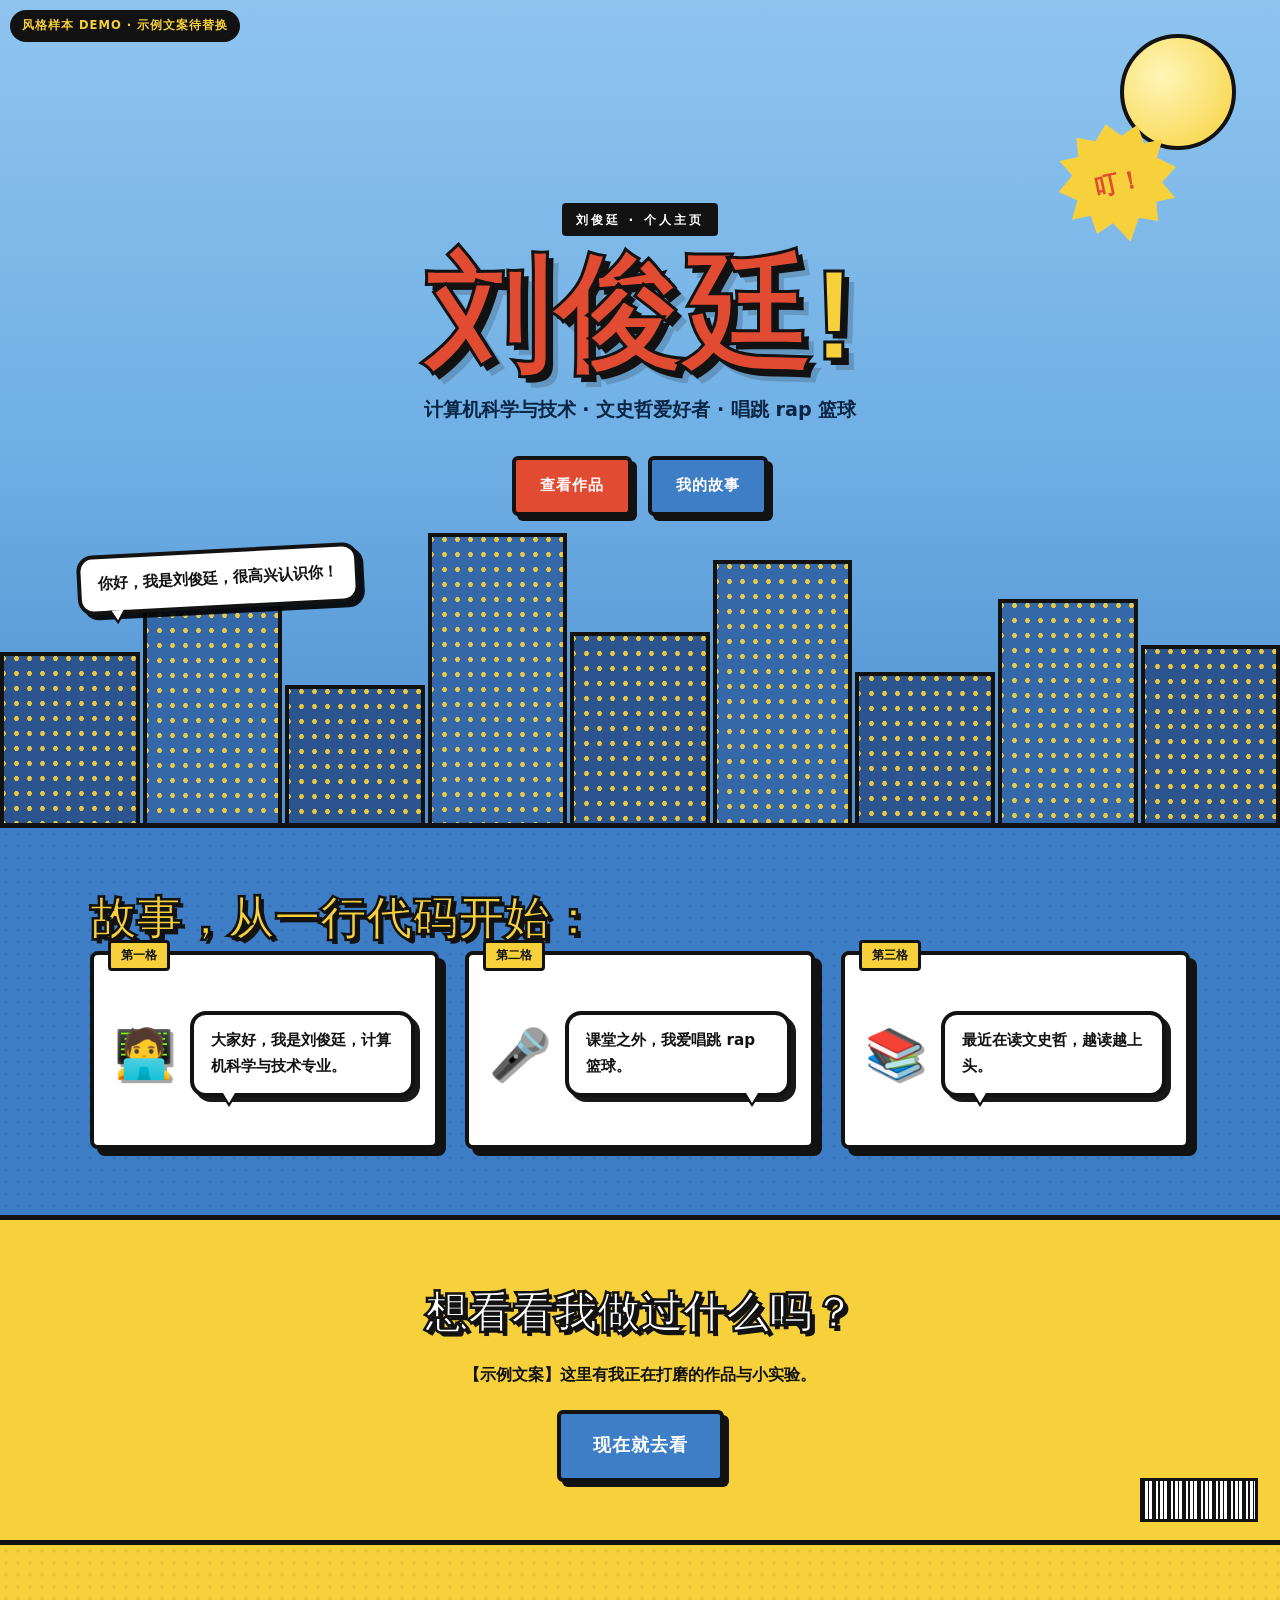
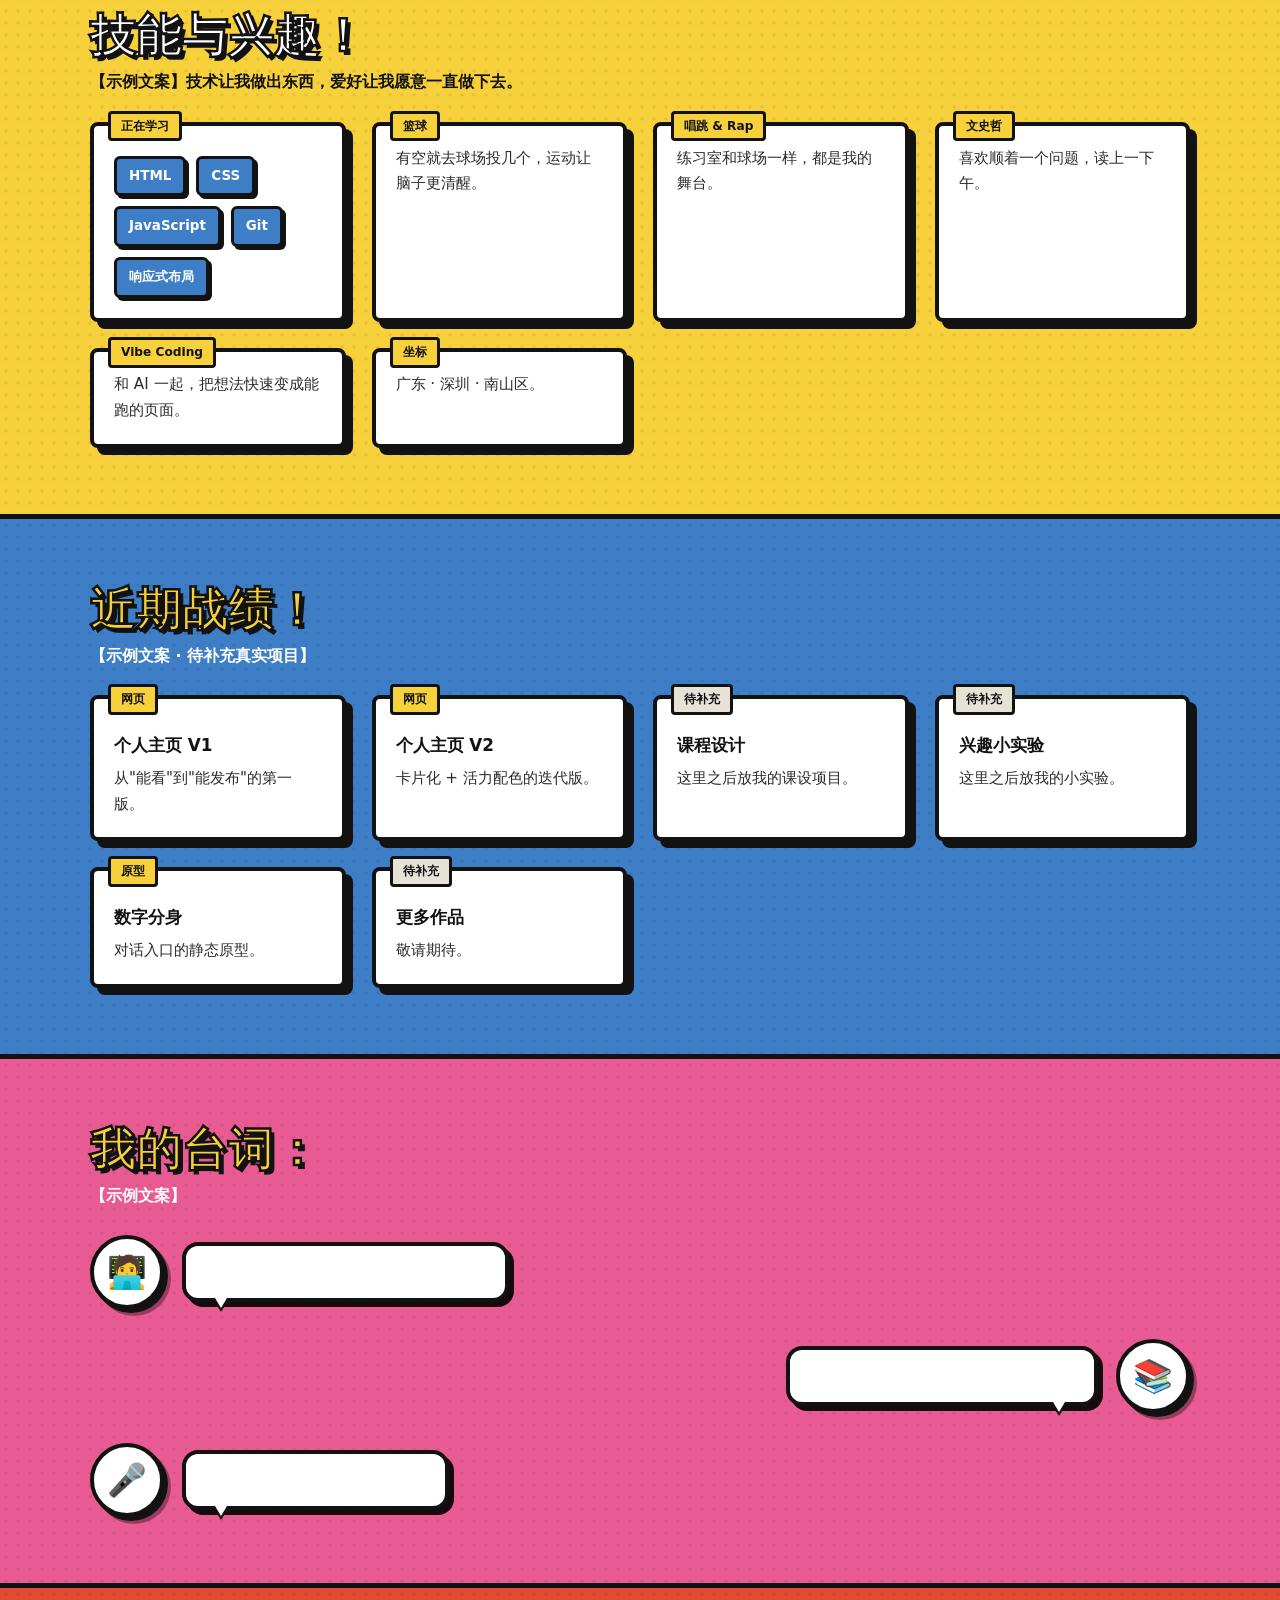
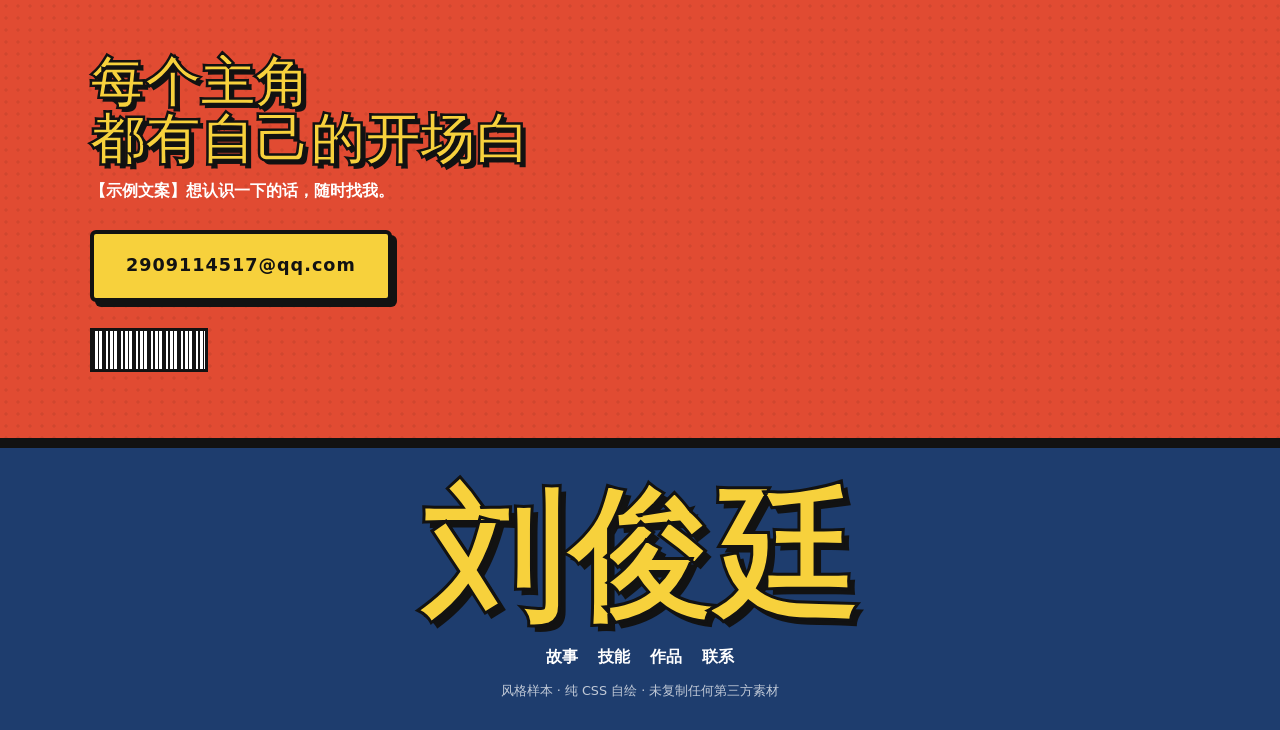
<file: outputs/style-probe-comic/index.html>
<!DOCTYPE html>
<html lang="zh-CN">
<head>
  <meta charset="UTF-8" />
  <meta name="viewport" content="width=device-width, initial-scale=1.0" />
  <meta name="description" content="刘俊廷个人主页 —— 美漫超级英雄风格样本（仅用于风格评估）" />
  <title>刘俊廷 · 美漫风格样本</title>
  <!--
    ============================================================
    风格样本（STYLE PROBE）
    参考来源：用户提供的作品集截图（仅借鉴"美漫/超级英雄"设计语言）
    版权声明：未复制任何品牌名、角色形象、插画、原文案、Logo；
              所有图形由 CSS 自绘，所有文案为本项目自创示例。
    注意：本页所有文字均为【示例文案】，待用户确认后替换。
    ============================================================
  -->
  <link rel="stylesheet" href="css/style.css" />
</head>
<body>
  <div class="demo-badge">风格样本 DEMO · 示例文案待替换</div>

  <!-- ============ HERO 首屏 ============ -->
  <header class="hero">
    <div class="hero__sun" aria-hidden="true"></div>
    <div class="skyline" aria-hidden="true">
      <span class="bld b1"></span><span class="bld b2"></span><span class="bld b3"></span>
      <span class="bld b4"></span><span class="bld b5"></span><span class="bld b6"></span>
      <span class="bld b7"></span><span class="bld b8"></span><span class="bld b9"></span>
    </div>

    <div class="hero__inner">
      <p class="kicker">刘俊廷 · 个人主页</p>
      <h1 class="hero__title">刘俊廷<span class="bang">!</span></h1>
      <p class="hero__sub">计算机科学与技术 · 文史哲爱好者 · 唱跳 rap 篮球</p>
      <div class="hero__cta">
        <a class="btn btn--red" href="#works">查看作品</a>
        <a class="btn btn--blue" href="#story">我的故事</a>
      </div>
    </div>

    <p class="burst" aria-hidden="true">叮！</p>
    <p class="bubble bubble--hero">你好，我是刘俊廷，很高兴认识你！</p>
  </header>

  <!-- ============ 01 故事开场 ============ -->
  <section id="story" class="section section--blue">
    <h2 class="h-title reveal">故事，从一行代码开始：</h2>

    <div class="strip">
      <article class="panel reveal">
        <span class="panel__tag">第一格</span>
        <div class="panel__stage">
          <span class="actor" aria-hidden="true">🧑‍💻</span>
          <p class="bubble">大家好，我是刘俊廷，计算机科学与技术专业。</p>
        </div>
      </article>

      <article class="panel reveal">
        <span class="panel__tag">第二格</span>
        <div class="panel__stage">
          <span class="actor" aria-hidden="true">🎤</span>
          <p class="bubble bubble--alt">课堂之外，我爱唱跳 rap 篮球。</p>
        </div>
      </article>

      <article class="panel reveal">
        <span class="panel__tag">第三格</span>
        <div class="panel__stage">
          <span class="actor" aria-hidden="true">📚</span>
          <p class="bubble">最近在读文史哲，越读越上头。</p>
        </div>
      </article>
    </div>
  </section>

  <!-- ============ 黄色 CTA 条 ============ -->
  <section class="strip-cta">
    <h2 class="strip-cta__title">想看看我做过什么吗？</h2>
    <p class="strip-cta__text">【示例文案】这里有我正在打磨的作品与小实验。</p>
    <a class="btn btn--blue btn--lg" href="#works">现在就去看</a>
    <span class="barcode" aria-hidden="true"></span>
  </section>

  <!-- ============ 02 技能与兴趣 ============ -->
  <section id="skills" class="section section--yellow">
    <h2 class="h-title reveal">技能与兴趣！</h2>
    <p class="section__lead reveal">【示例文案】技术让我做出东西，爱好让我愿意一直做下去。</p>

    <div class="grid">
      <article class="panel panel--skill reveal">
        <span class="panel__tag">正在学习</span>
        <div class="chips">
          <span class="chip">HTML</span><span class="chip">CSS</span><span class="chip">JavaScript</span>
          <span class="chip">Git</span><span class="chip">响应式布局</span>
        </div>
      </article>

      <article class="panel panel--skill reveal">
        <span class="panel__tag">篮球</span>
        <p class="panel__text">有空就去球场投几个，运动让脑子更清醒。</p>
      </article>

      <article class="panel panel--skill reveal">
        <span class="panel__tag">唱跳 &amp; Rap</span>
        <p class="panel__text">练习室和球场一样，都是我的舞台。</p>
      </article>

      <article class="panel panel--skill reveal">
        <span class="panel__tag">文史哲</span>
        <p class="panel__text">喜欢顺着一个问题，读上一下午。</p>
      </article>

      <article class="panel panel--skill reveal">
        <span class="panel__tag">Vibe Coding</span>
        <p class="panel__text">和 AI 一起，把想法快速变成能跑的页面。</p>
      </article>

      <article class="panel panel--skill reveal">
        <span class="panel__tag">坐标</span>
        <p class="panel__text">广东 · 深圳 · 南山区。</p>
      </article>
    </div>
  </section>

  <!-- ============ 03 项目作品 ============ -->
  <section id="works" class="section section--blue">
    <h2 class="h-title reveal">近期战绩！</h2>
    <p class="section__lead reveal">【示例文案 · 待补充真实项目】</p>

    <div class="grid grid--works">
      <article class="panel panel--work reveal">
        <span class="panel__tag">网页</span>
        <h3 class="panel__title">个人主页 V1</h3>
        <p class="panel__text">从"能看"到"能发布"的第一版。</p>
      </article>
      <article class="panel panel--work reveal">
        <span class="panel__tag">网页</span>
        <h3 class="panel__title">个人主页 V2</h3>
        <p class="panel__text">卡片化 + 活力配色的迭代版。</p>
      </article>
      <article class="panel panel--work reveal">
        <span class="panel__tag panel__tag--muted">待补充</span>
        <h3 class="panel__title">课程设计</h3>
        <p class="panel__text">这里之后放我的课设项目。</p>
      </article>
      <article class="panel panel--work reveal">
        <span class="panel__tag panel__tag--muted">待补充</span>
        <h3 class="panel__title">兴趣小实验</h3>
        <p class="panel__text">这里之后放我的小实验。</p>
      </article>
      <article class="panel panel--work reveal">
        <span class="panel__tag">原型</span>
        <h3 class="panel__title">数字分身</h3>
        <p class="panel__text">对话入口的静态原型。</p>
      </article>
      <article class="panel panel--work reveal">
        <span class="panel__tag panel__tag--muted">待补充</span>
        <h3 class="panel__title">更多作品</h3>
        <p class="panel__text">敬请期待。</p>
      </article>
    </div>
  </section>

  <!-- ============ 04 我的台词（原 testimonials）============ -->
  <section class="section section--pink">
    <h2 class="h-title reveal">我的台词：</h2>
    <p class="section__lead reveal">【示例文案】</p>

    <div class="voices">
      <div class="voice reveal">
        <span class="actor actor--round" aria-hidden="true">🧑‍💻</span>
        <p class="bubble">写代码和打球一个道理：手感是练出来的。</p>
      </div>
      <div class="voice voice--right reveal">
        <span class="actor actor--round" aria-hidden="true">📚</span>
        <p class="bubble bubble--alt">读文史哲，是为了把问题想得更远一点。</p>
      </div>
      <div class="voice reveal">
        <span class="actor actor--round" aria-hidden="true">🎤</span>
        <p class="bubble">舞台和球场，都是我自己的场子。</p>
      </div>
    </div>
  </section>

  <!-- ============ 05 联系 ============ -->
  <section id="contact" class="section section--red">
    <h2 class="h-title h-title--big reveal">每个主角<br />都有自己的开场白</h2>
    <p class="section__lead reveal">【示例文案】想认识一下的话，随时找我。</p>
    <div class="contact reveal">
      <a class="btn btn--yellow btn--lg" href="mailto:2909114517@qq.com?subject=你好，刘俊廷">
        2909114517@qq.com
      </a>
      <span class="barcode barcode--light" aria-hidden="true"></span>
    </div>
  </section>

  <!-- ============ FOOTER ============ -->
  <footer class="site-footer">
    <p class="site-footer__big" aria-hidden="true">刘俊廷</p>
    <nav class="site-footer__nav" aria-label="页脚导航">
      <a href="#story">故事</a>
      <a href="#skills">技能</a>
      <a href="#works">作品</a>
      <a href="#contact">联系</a>
    </nav>
    <p class="site-footer__meta">风格样本 · 纯 CSS 自绘 · 未复制任何第三方素材</p>
  </footer>

  <script>
    // 滚动淡入（与 V2 相同策略：支持则动，不支持/降级则直接显示）
    (function () {
      var items = document.querySelectorAll(".reveal");
      var reduce = window.matchMedia && window.matchMedia("(prefers-reduced-motion: reduce)").matches;
      if (!reduce && "IntersectionObserver" in window) {
        var io = new IntersectionObserver(function (es) {
          es.forEach(function (e) { if (e.isIntersecting) { e.target.classList.add("is-visible"); io.unobserve(e.target); } });
        }, { threshold: 0.12 });
        items.forEach(function (el) { io.observe(el); });
      } else {
        items.forEach(function (el) { el.classList.add("is-visible"); });
      }
    })();
  </script>
</body>
</html>
</file>
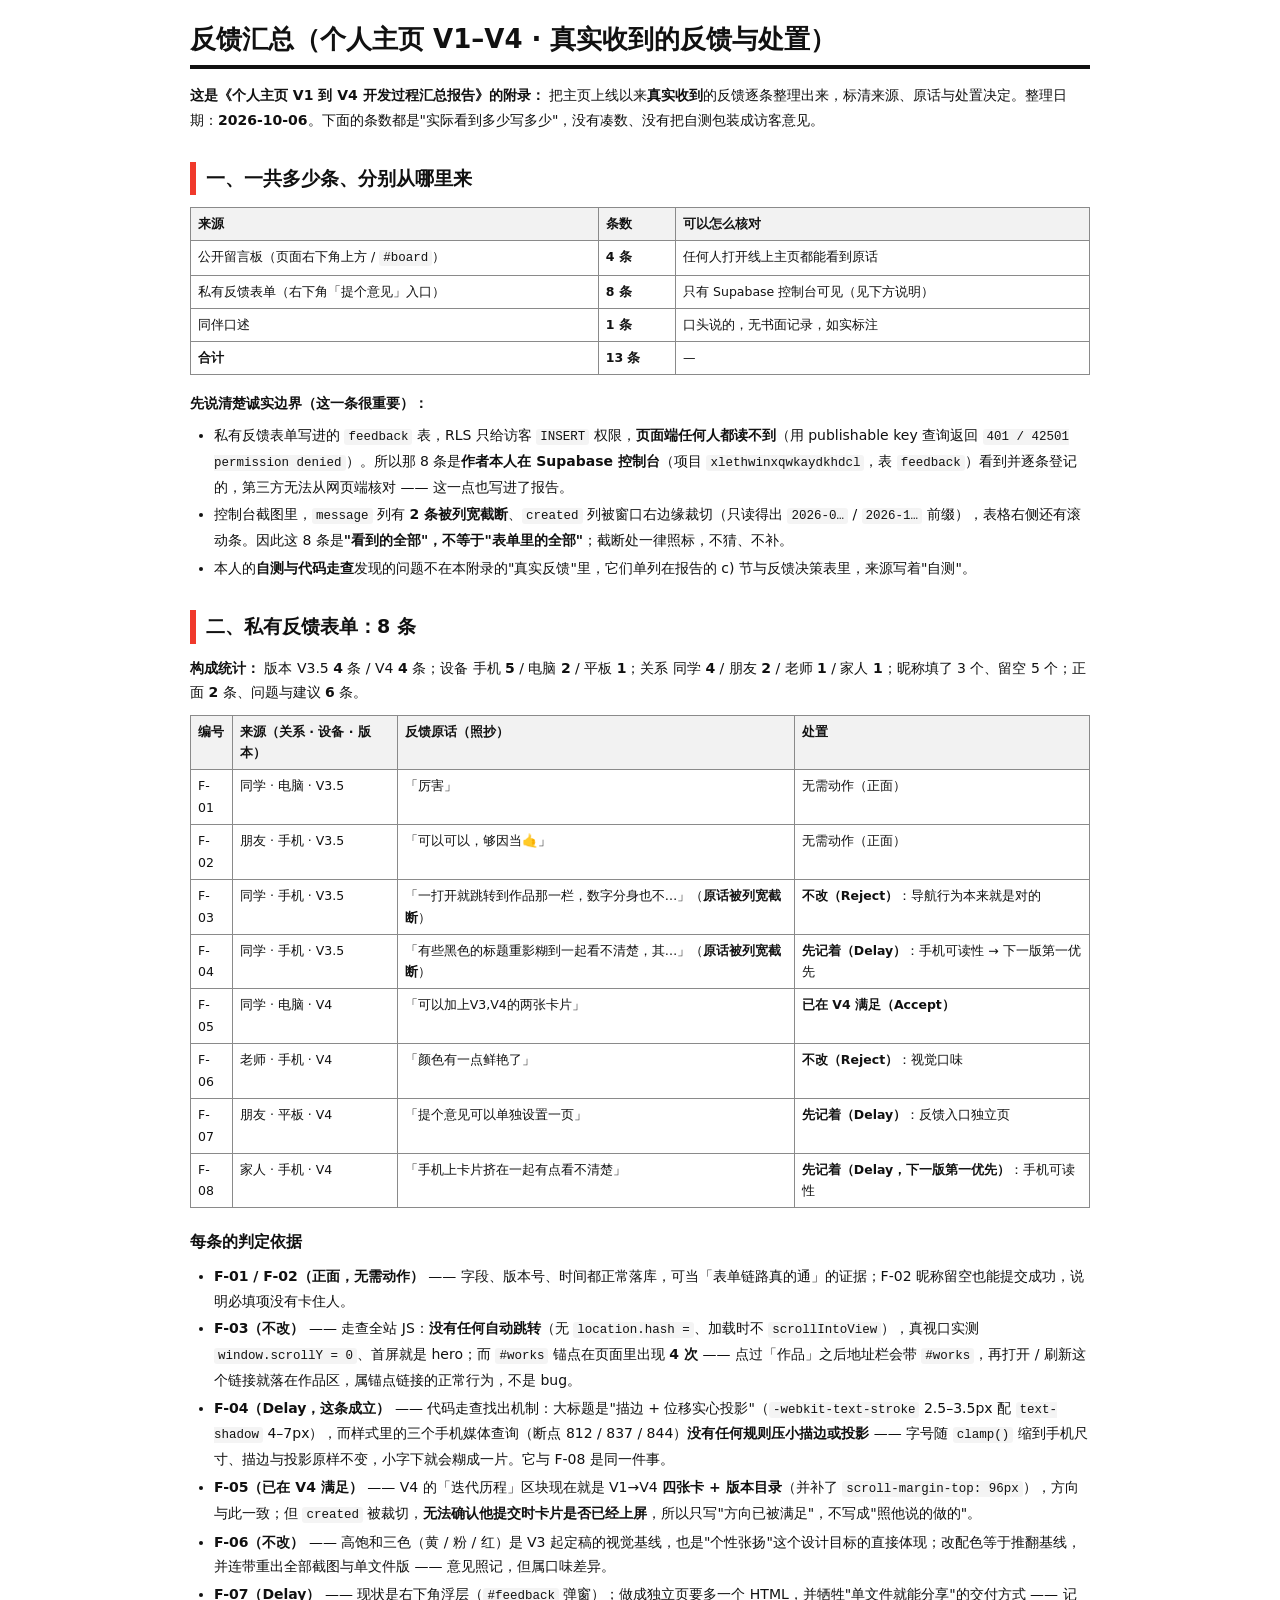
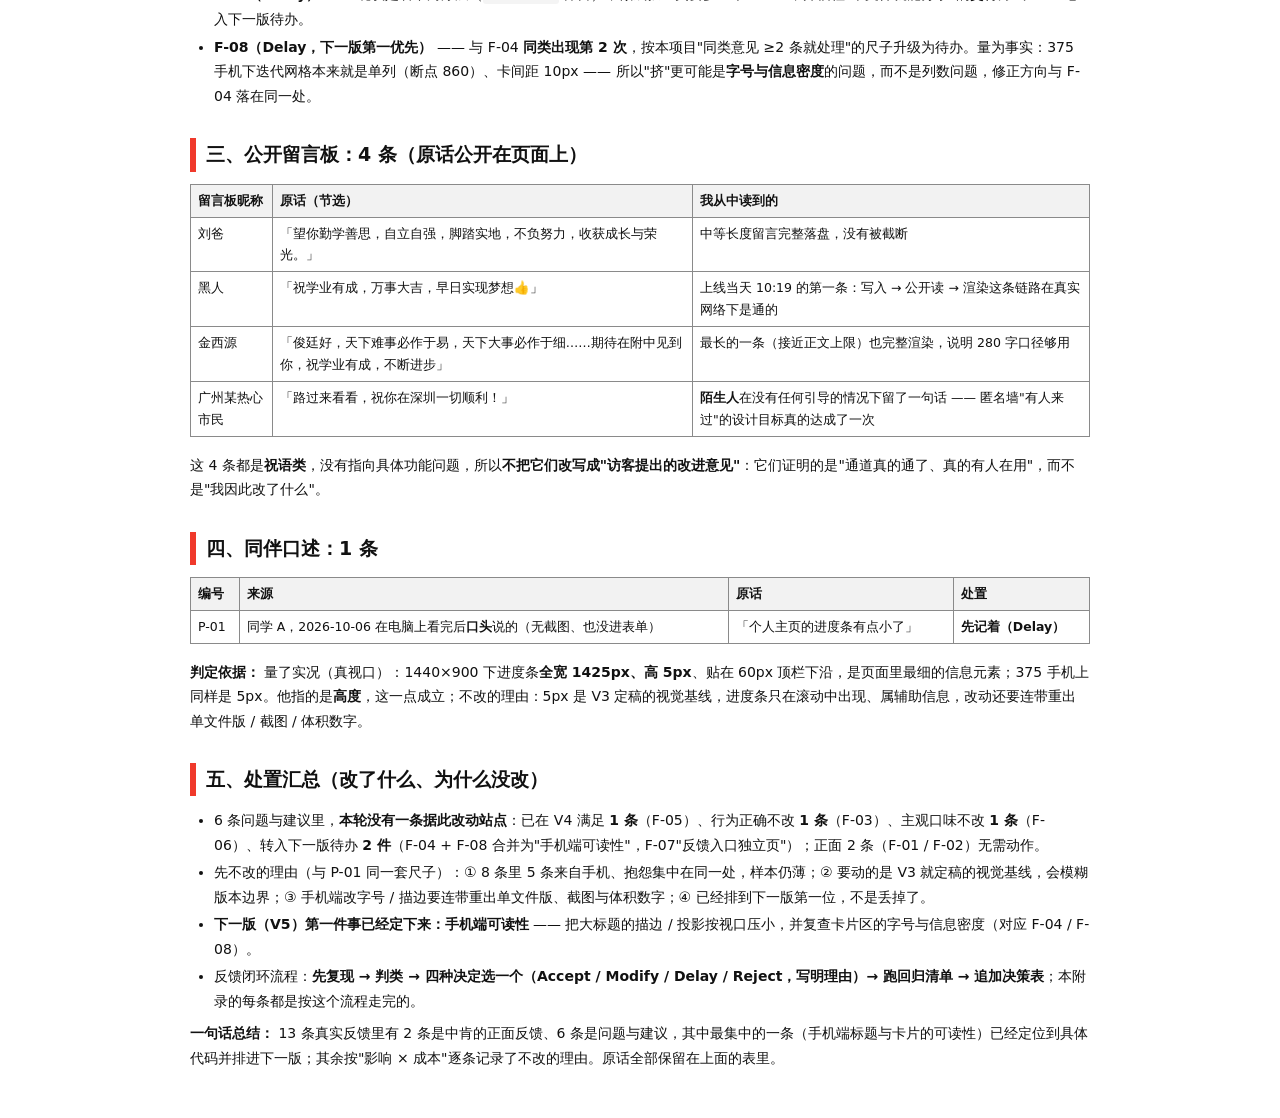
<file: outputs/反馈汇总.html>
<!DOCTYPE html>
<html lang="zh-CN"><head><meta charset="utf-8"><title>反馈汇总（个人主页 V1–V4 · 真实收到的反馈与处置）</title>
<style>
@page { size: A4; margin: 13mm 12mm; }
html { -webkit-print-color-adjust: exact; }
body { font-family: "Microsoft YaHei", "Segoe UI", system-ui, sans-serif; color: #111; line-height: 1.75;
       max-width: 900px; margin: 0 auto; padding: 22px 26px 40px; font-size: 14px; }
h1 { font-size: 26px; line-height: 1.35; border-bottom: 4px solid #111; padding-bottom: 8px; margin: 0 0 14px; }
h2 { font-size: 19px; margin: 30px 0 12px; border-left: 6px solid #F0392B; padding-left: 10px; page-break-after: avoid; }
h3 { font-size: 16px; margin: 20px 0 8px; page-break-after: avoid; }
p { margin: 8px 0; }
hr { border: none; border-top: 2px solid #111; margin: 24px 0; }
table { border-collapse: collapse; width: 100%; margin: 10px 0 16px; font-size: 12.5px; page-break-inside: avoid; }
th, td { border: 1px solid #8a8a8a; padding: 5px 7px; text-align: left; vertical-align: top; }
th { background: #f2f2f2; }
code { background: #f4f4f4; padding: 1px 4px; border-radius: 3px; font-family: Consolas, "Courier New", monospace; font-size: 12.5px; }
pre { background: #f6f6f6; border: 1px solid #ddd; padding: 10px 12px; font-size: 12px; line-height: 1.6;
      font-family: Consolas, "Courier New", monospace; white-space: pre-wrap; word-break: break-all; page-break-inside: avoid; }
img { max-width: 100%; border: 1px solid #c8c8c8; }
.row { display: flex; gap: 8px; align-items: flex-start; margin: 10px 0 14px; page-break-inside: avoid; }
.row img { width: 50%; }
a { color: #2E7DE0; text-decoration: none; word-break: break-all; }
ul, ol { margin: 8px 0; padding-left: 24px; }
li { margin: 3px 0; }
</style></head>
<body>
<h1>反馈汇总（个人主页 V1–V4 · 真实收到的反馈与处置）</h1>
<p><strong>这是《个人主页 V1 到 V4 开发过程汇总报告》的附录：</strong> 把主页上线以来<strong>真实收到</strong>的反馈逐条整理出来，标清来源、原话与处置决定。整理日期：<strong>2026-10-06</strong>。下面的条数都是"实际看到多少写多少"，没有凑数、没有把自测包装成访客意见。</p>
<h2>一、一共多少条、分别从哪里来</h2>
<table><thead><tr><th>来源</th><th>条数</th><th>可以怎么核对</th></tr></thead><tbody><tr><td>公开留言板（页面右下角上方 / <code>#board</code>）</td><td><strong>4 条</strong></td><td>任何人打开线上主页都能看到原话</td></tr><tr><td>私有反馈表单（右下角「提个意见」入口）</td><td><strong>8 条</strong></td><td>只有 Supabase 控制台可见（见下方说明）</td></tr><tr><td>同伴口述</td><td><strong>1 条</strong></td><td>口头说的，无书面记录，如实标注</td></tr><tr><td><strong>合计</strong></td><td><strong>13 条</strong></td><td>—</td></tr></tbody></table>
<p><strong>先说清楚诚实边界（这一条很重要）：</strong></p>
<ul>
<li>私有反馈表单写进的 <code>feedback</code> 表，RLS 只给访客 <code>INSERT</code> 权限，<strong>页面端任何人都读不到</strong>（用 publishable key 查询返回 <code>401 / 42501 permission denied</code>）。所以那 8 条是<strong>作者本人在 Supabase 控制台</strong>（项目 <code>xlethwinxqwkaydkhdcl</code>，表 <code>feedback</code>）看到并逐条登记的，第三方无法从网页端核对 —— 这一点也写进了报告。</li>
<li>控制台截图里，<code>message</code> 列有 <strong>2 条被列宽截断</strong>、<code>created</code> 列被窗口右边缘裁切（只读得出 <code>2026-0…</code> / <code>2026-1…</code> 前缀），表格右侧还有滚动条。因此这 8 条是<strong>"看到的全部"，不等于"表单里的全部"</strong>；截断处一律照标，不猜、不补。</li>
<li>本人的<strong>自测与代码走查</strong>发现的问题不在本附录的"真实反馈"里，它们单列在报告的 c) 节与反馈决策表里，来源写着"自测"。</li>
</ul>
<h2>二、私有反馈表单：8 条</h2>
<p><strong>构成统计：</strong> 版本 V3.5 <strong>4</strong> 条 / V4 <strong>4</strong> 条；设备 手机 <strong>5</strong> / 电脑 <strong>2</strong> / 平板 <strong>1</strong>；关系 同学 <strong>4</strong> / 朋友 <strong>2</strong> / 老师 <strong>1</strong> / 家人 <strong>1</strong>；昵称填了 3 个、留空 5 个；正面 <strong>2</strong> 条、问题与建议 <strong>6</strong> 条。</p>
<table><thead><tr><th>编号</th><th>来源（关系 · 设备 · 版本）</th><th>反馈原话（照抄）</th><th>处置</th></tr></thead><tbody><tr><td>F-01</td><td>同学 · 电脑 · V3.5</td><td>「厉害」</td><td>无需动作（正面）</td></tr><tr><td>F-02</td><td>朋友 · 手机 · V3.5</td><td>「可以可以，够因当🤙」</td><td>无需动作（正面）</td></tr><tr><td>F-03</td><td>同学 · 手机 · V3.5</td><td>「一打开就跳转到作品那一栏，数字分身也不…」（<strong>原话被列宽截断</strong>）</td><td><strong>不改（Reject）</strong>：导航行为本来就是对的</td></tr><tr><td>F-04</td><td>同学 · 手机 · V3.5</td><td>「有些黑色的标题重影糊到一起看不清楚，其…」（<strong>原话被列宽截断</strong>）</td><td><strong>先记着（Delay）</strong>：手机可读性 → 下一版第一优先</td></tr><tr><td>F-05</td><td>同学 · 电脑 · V4</td><td>「可以加上V3,V4的两张卡片」</td><td><strong>已在 V4 满足（Accept）</strong></td></tr><tr><td>F-06</td><td>老师 · 手机 · V4</td><td>「颜色有一点鲜艳了」</td><td><strong>不改（Reject）</strong>：视觉口味</td></tr><tr><td>F-07</td><td>朋友 · 平板 · V4</td><td>「提个意见可以单独设置一页」</td><td><strong>先记着（Delay）</strong>：反馈入口独立页</td></tr><tr><td>F-08</td><td>家人 · 手机 · V4</td><td>「手机上卡片挤在一起有点看不清楚」</td><td><strong>先记着（Delay，下一版第一优先）</strong>：手机可读性</td></tr></tbody></table>
<h3>每条的判定依据</h3>
<ul>
<li><strong>F-01 / F-02（正面，无需动作）</strong> —— 字段、版本号、时间都正常落库，可当「表单链路真的通」的证据；F-02 昵称留空也能提交成功，说明必填项没有卡住人。</li>
<li><strong>F-03（不改）</strong> —— 走查全站 JS：<strong>没有任何自动跳转</strong>（无 <code>location.hash =</code>、加载时不 <code>scrollIntoView</code>），真视口实测 <code>window.scrollY = 0</code>、首屏就是 hero；而 <code>#works</code> 锚点在页面里出现 <strong>4 次</strong> —— 点过「作品」之后地址栏会带 <code>#works</code>，再打开 / 刷新这个链接就落在作品区，属锚点链接的正常行为，不是 bug。</li>
<li><strong>F-04（Delay，这条成立）</strong> —— 代码走查找出机制：大标题是"描边 + 位移实心投影"（<code>-webkit-text-stroke</code> 2.5–3.5px 配 <code>text-shadow</code> 4–7px），而样式里的三个手机媒体查询（断点 812 / 837 / 844）<strong>没有任何规则压小描边或投影</strong> —— 字号随 <code>clamp()</code> 缩到手机尺寸、描边与投影原样不变，小字下就会糊成一片。它与 F-08 是同一件事。</li>
<li><strong>F-05（已在 V4 满足）</strong> —— V4 的「迭代历程」区块现在就是 V1→V4 <strong>四张卡 + 版本目录</strong>（并补了 <code>scroll-margin-top: 96px</code>），方向与此一致；但 <code>created</code> 被裁切，<strong>无法确认他提交时卡片是否已经上屏</strong>，所以只写"方向已被满足"，不写成"照他说的做的"。</li>
<li><strong>F-06（不改）</strong> —— 高饱和三色（黄 / 粉 / 红）是 V3 起定稿的视觉基线，也是"个性张扬"这个设计目标的直接体现；改配色等于推翻基线，并连带重出全部截图与单文件版 —— 意见照记，但属口味差异。</li>
<li><strong>F-07（Delay）</strong> —— 现状是右下角浮层（<code>#feedback</code> 弹窗）；做成独立页要多一个 HTML，并牺牲"单文件就能分享"的交付方式 —— 记入下一版待办。</li>
<li><strong>F-08（Delay，下一版第一优先）</strong> —— 与 F-04 <strong>同类出现第 2 次</strong>，按本项目"同类意见 ≥2 条就处理"的尺子升级为待办。量为事实：375 手机下迭代网格本来就是单列（断点 860）、卡间距 10px —— 所以"挤"更可能是<strong>字号与信息密度</strong>的问题，而不是列数问题，修正方向与 F-04 落在同一处。</li>
</ul>
<h2>三、公开留言板：4 条（原话公开在页面上）</h2>
<table><thead><tr><th>留言板昵称</th><th>原话（节选）</th><th>我从中读到的</th></tr></thead><tbody><tr><td>刘爸</td><td>「望你勤学善思，自立自强，脚踏实地，不负努力，收获成长与荣光。」</td><td>中等长度留言完整落盘，没有被截断</td></tr><tr><td>黑人</td><td>「祝学业有成，万事大吉，早日实现梦想👍」</td><td>上线当天 10:19 的第一条：写入 → 公开读 → 渲染这条链路在真实网络下是通的</td></tr><tr><td>金西源</td><td>「俊廷好，天下难事必作于易，天下大事必作于细……期待在附中见到你，祝学业有成，不断进步」</td><td>最长的一条（接近正文上限）也完整渲染，说明 280 字口径够用</td></tr><tr><td>广州某热心市民</td><td>「路过来看看，祝你在深圳一切顺利！」</td><td><strong>陌生人</strong>在没有任何引导的情况下留了一句话 —— 匿名墙"有人来过"的设计目标真的达成了一次</td></tr></tbody></table>
<p>这 4 条都是<strong>祝语类</strong>，没有指向具体功能问题，所以<strong>不把它们改写成"访客提出的改进意见"</strong>：它们证明的是"通道真的通了、真的有人在用"，而不是"我因此改了什么"。</p>
<h2>四、同伴口述：1 条</h2>
<table><thead><tr><th>编号</th><th>来源</th><th>原话</th><th>处置</th></tr></thead><tbody><tr><td>P-01</td><td>同学 A，2026-10-06 在电脑上看完后<strong>口头</strong>说的（无截图、也没进表单）</td><td>「个人主页的进度条有点小了」</td><td><strong>先记着（Delay）</strong></td></tr></tbody></table>
<p><strong>判定依据：</strong> 量了实况（真视口）：1440×900 下进度条<strong>全宽 1425px、高 5px</strong>、贴在 60px 顶栏下沿，是页面里最细的信息元素；375 手机上同样是 5px。他指的是<strong>高度</strong>，这一点成立；不改的理由：5px 是 V3 定稿的视觉基线，进度条只在滚动中出现、属辅助信息，改动还要连带重出单文件版 / 截图 / 体积数字。</p>
<h2>五、处置汇总（改了什么、为什么没改）</h2>
<ul>
<li>6 条问题与建议里，<strong>本轮没有一条据此改动站点</strong>：已在 V4 满足 <strong>1 条</strong>（F-05）、行为正确不改 <strong>1 条</strong>（F-03）、主观口味不改 <strong>1 条</strong>（F-06）、转入下一版待办 <strong>2 件</strong>（F-04 + F-08 合并为"手机端可读性"，F-07"反馈入口独立页"）；正面 2 条（F-01 / F-02）无需动作。</li>
<li>先不改的理由（与 P-01 同一套尺子）：① 8 条里 5 条来自手机、抱怨集中在同一处，样本仍薄；② 要动的是 V3 就定稿的视觉基线，会模糊版本边界；③ 手机端改字号 / 描边要连带重出单文件版、截图与体积数字；④ 已经排到下一版第一位，不是丢掉了。</li>
<li><strong>下一版（V5）第一件事已经定下来：手机端可读性</strong> —— 把大标题的描边 / 投影按视口压小，并复查卡片区的字号与信息密度（对应 F-04 / F-08）。</li>
<li>反馈闭环流程：<strong>先复现 → 判类 → 四种决定选一个（Accept / Modify / Delay / Reject，写明理由）→ 跑回归清单 → 追加决策表</strong>；本附录的每条都是按这个流程走完的。</li>
</ul>
<p><strong>一句话总结：</strong> 13 条真实反馈里有 2 条是中肯的正面反馈、6 条是问题与建议，其中最集中的一条（手机端标题与卡片的可读性）已经定位到具体代码并排进下一版；其余按"影响 × 成本"逐条记录了不改的理由。原话全部保留在上面的表里。</p>
</body></html>
</file>
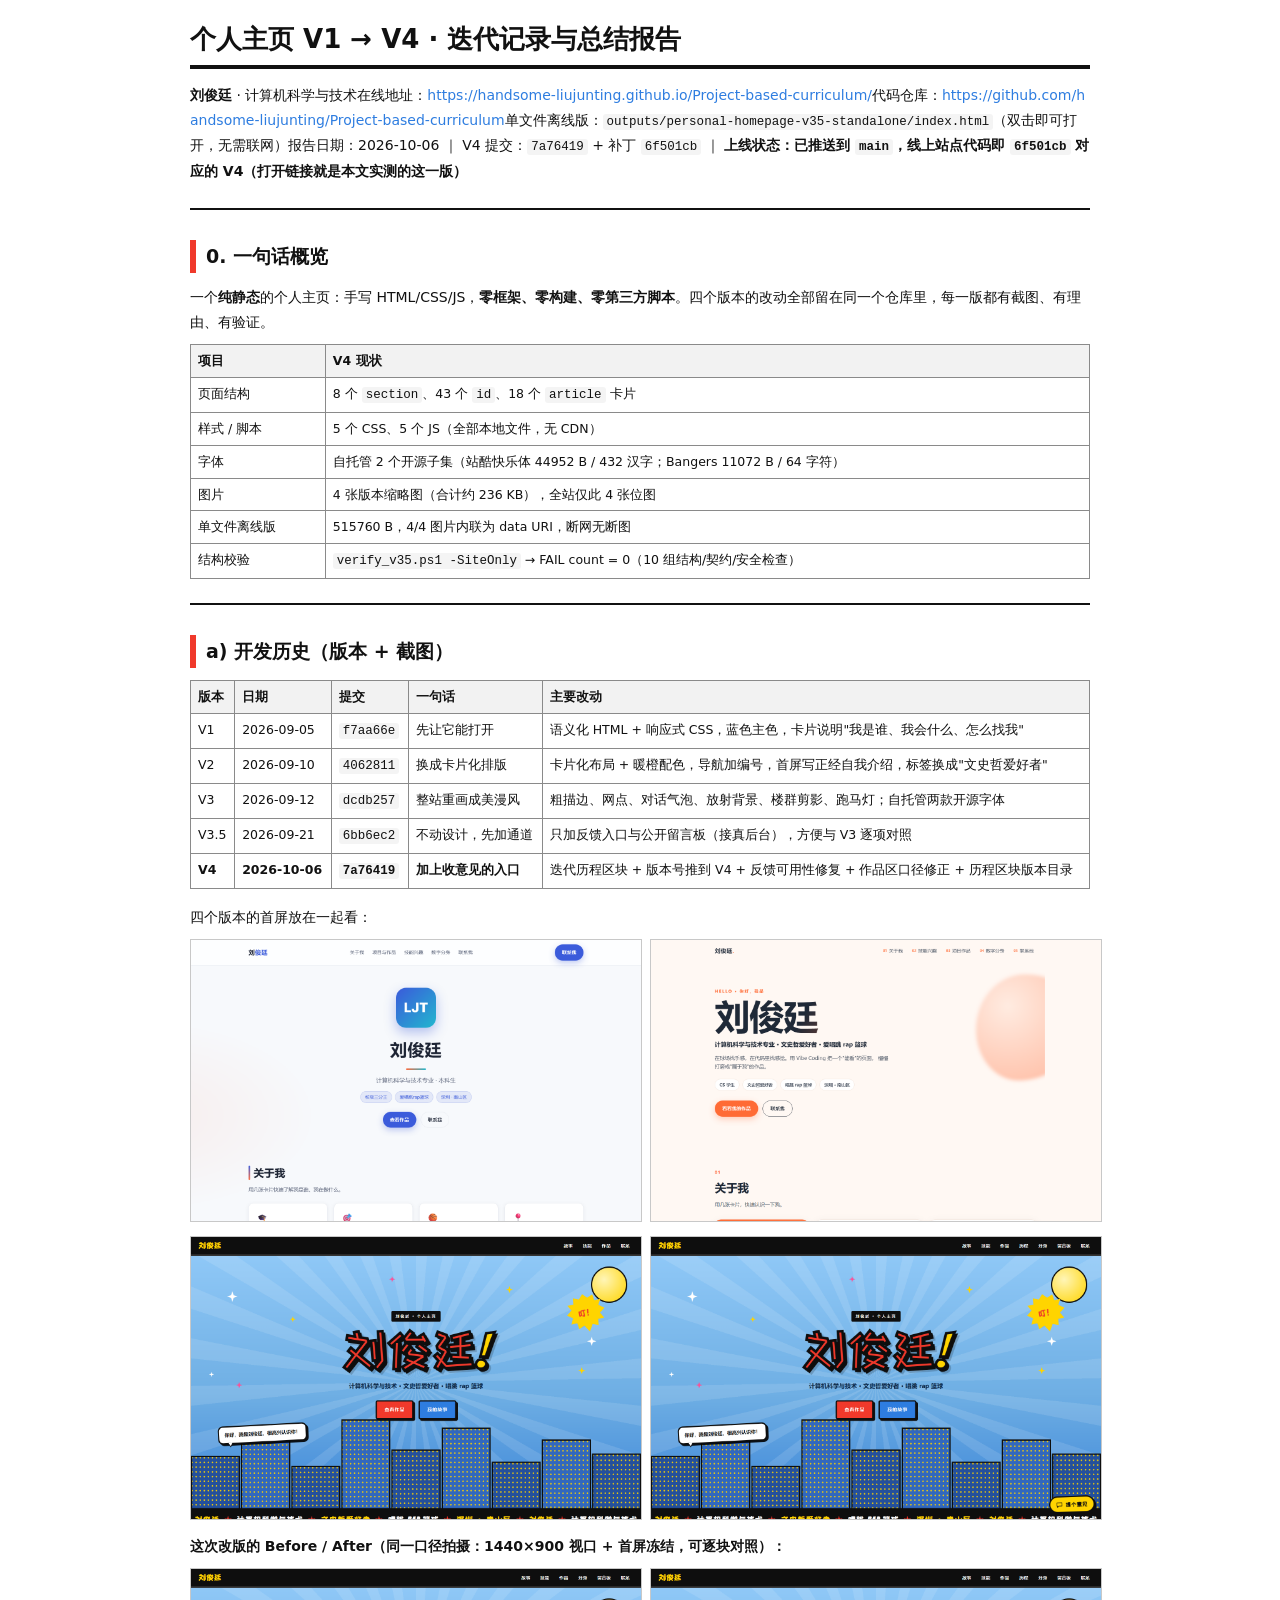
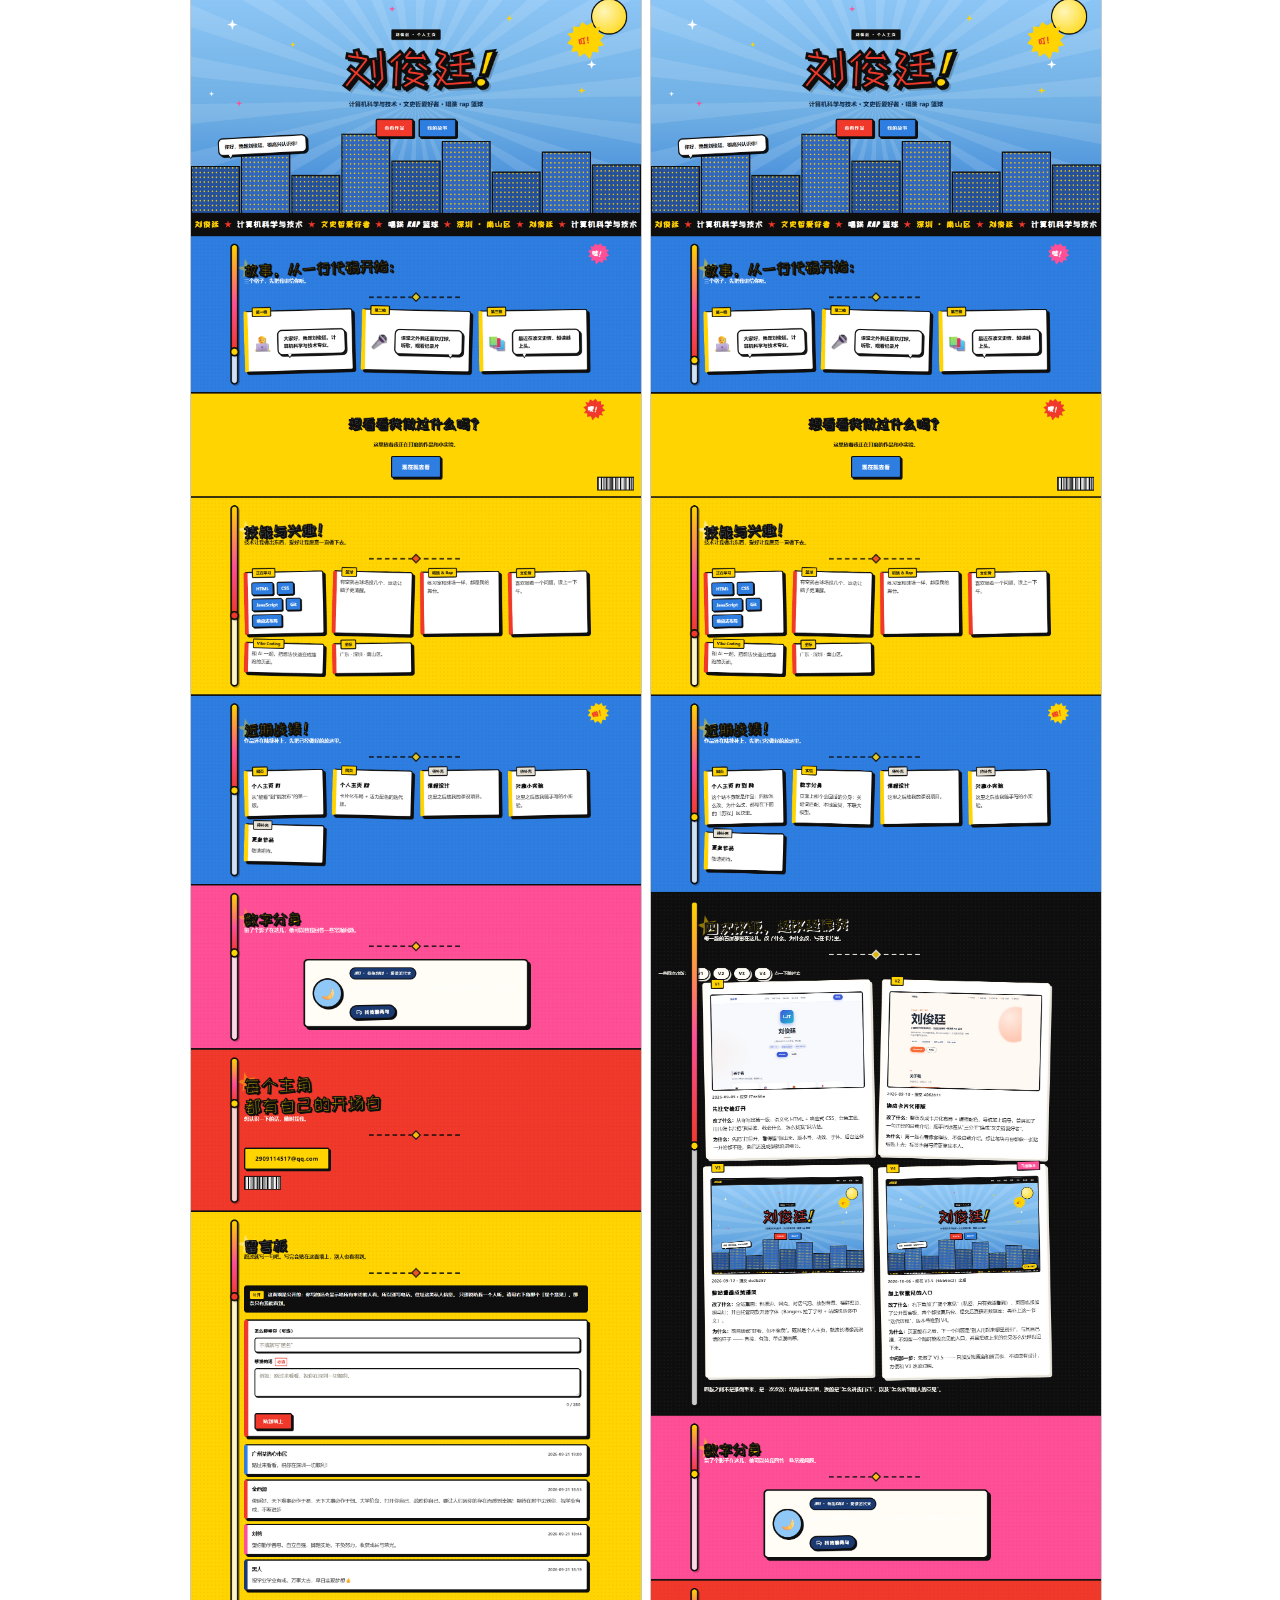
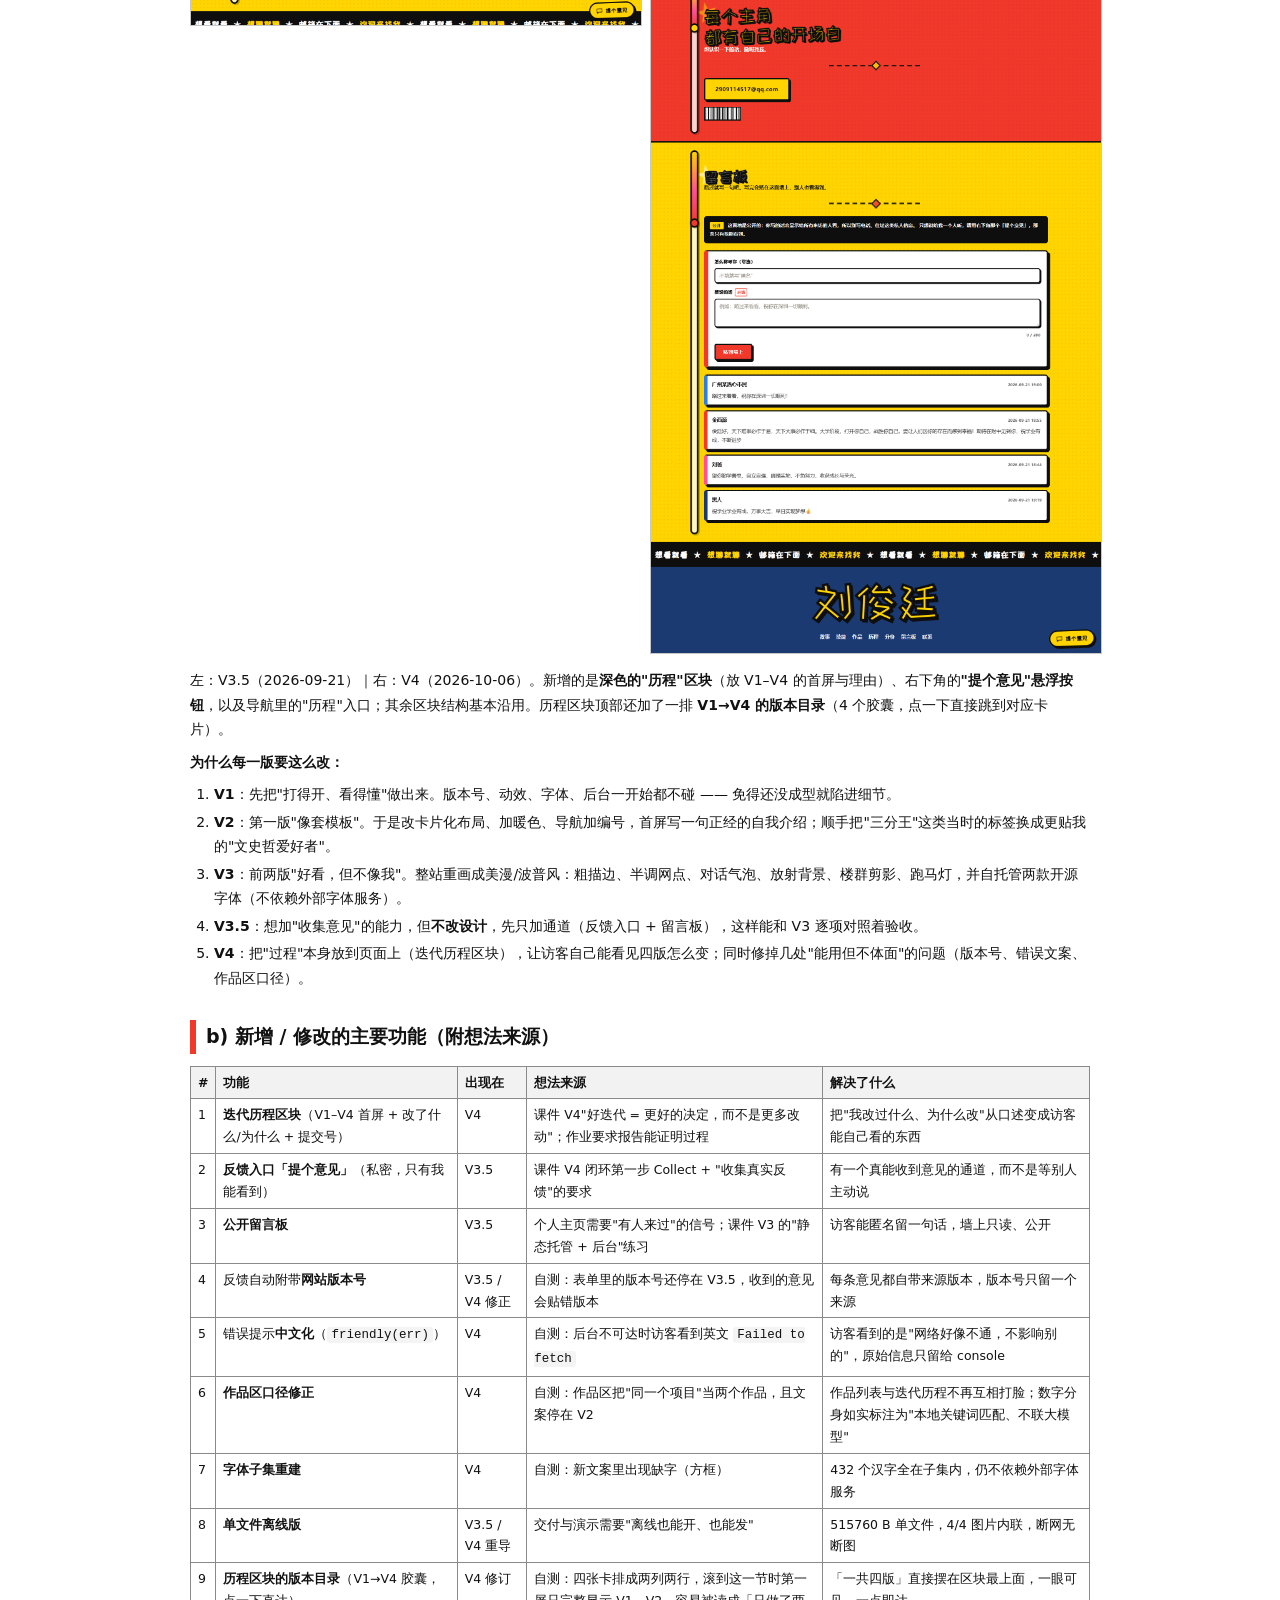
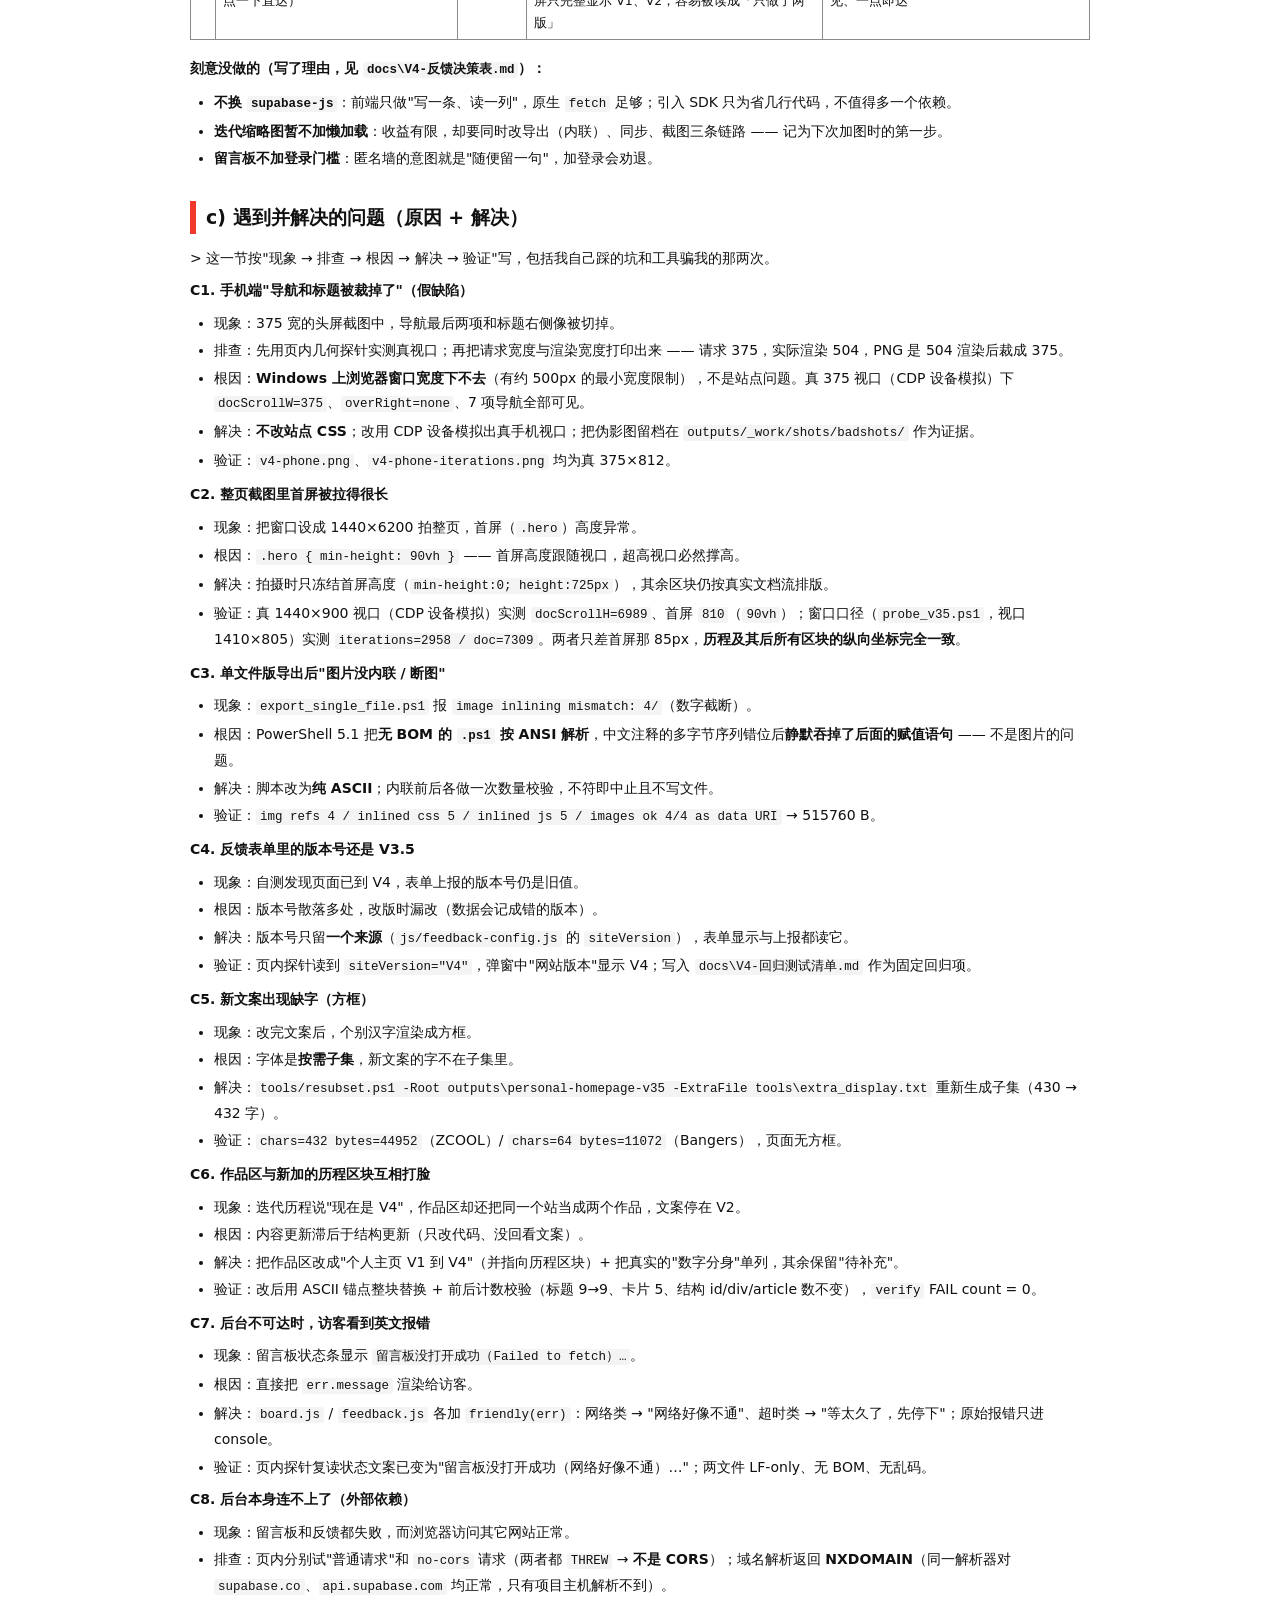
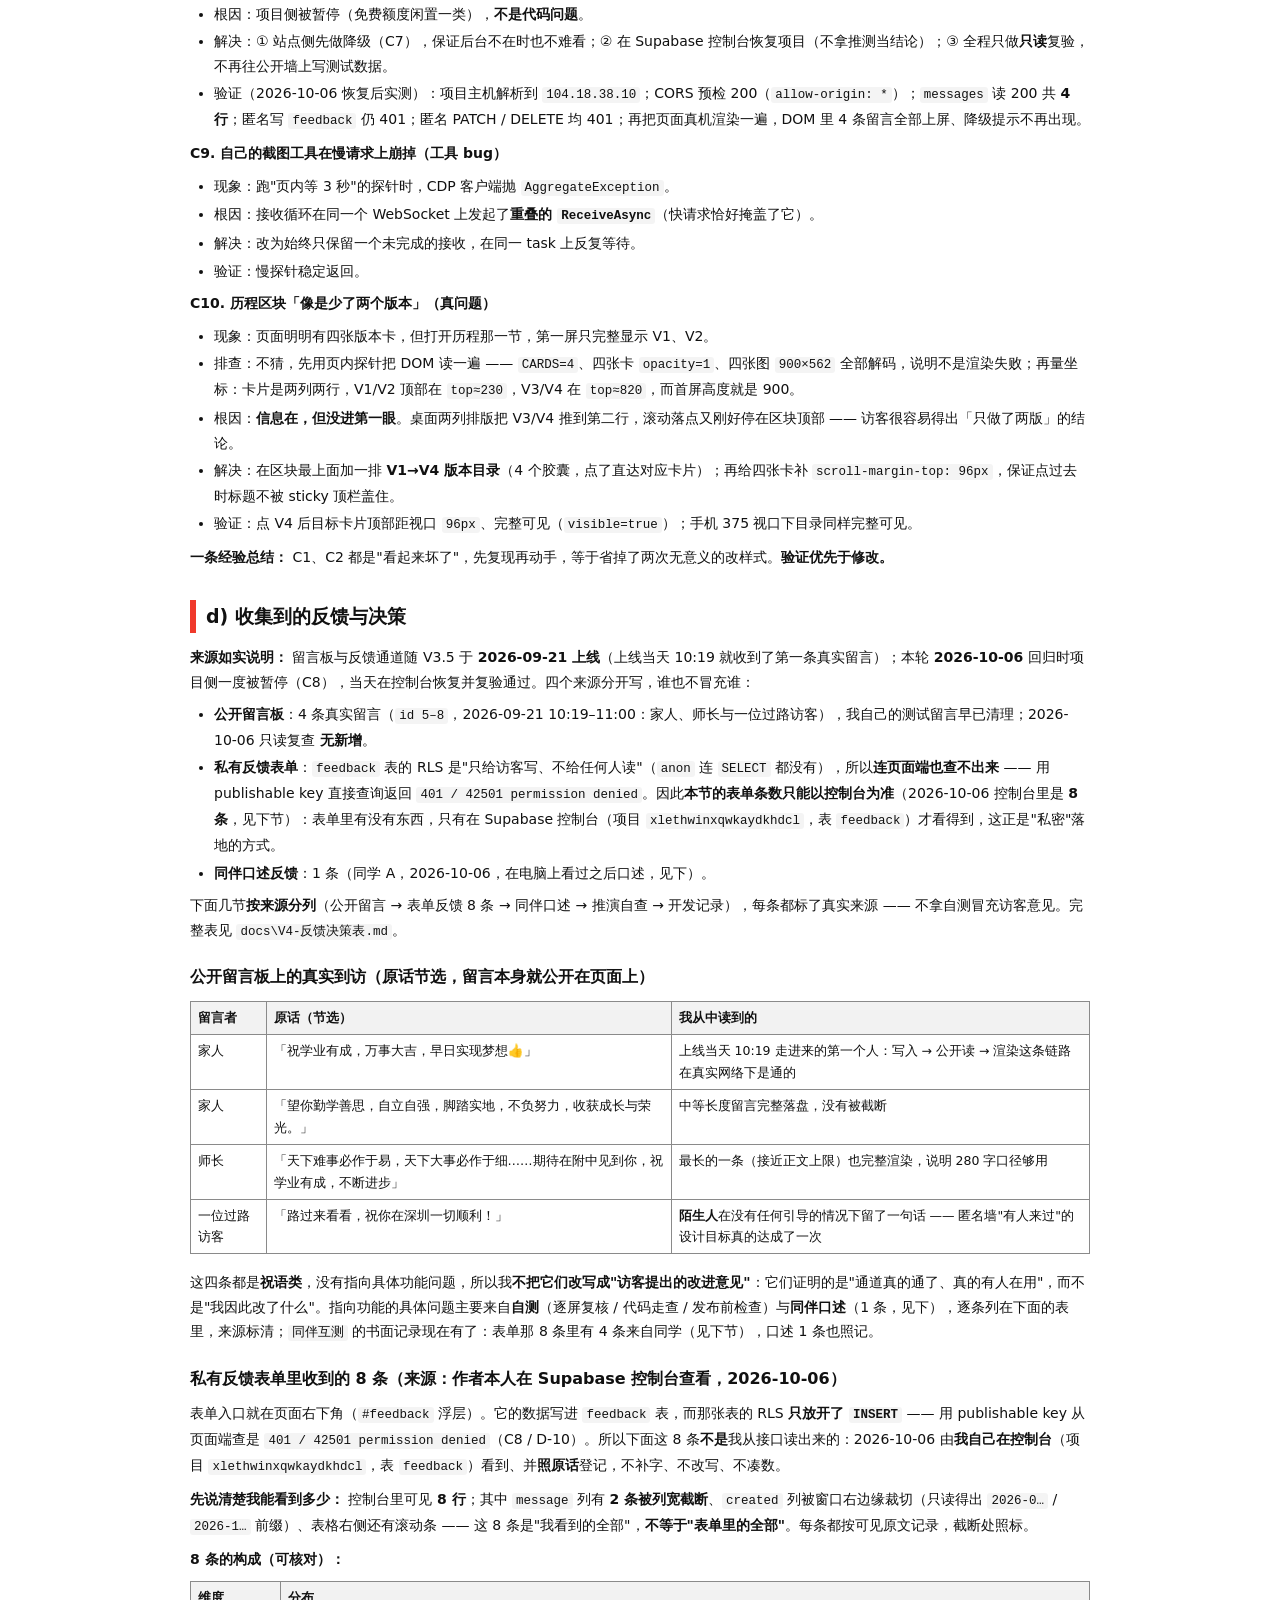
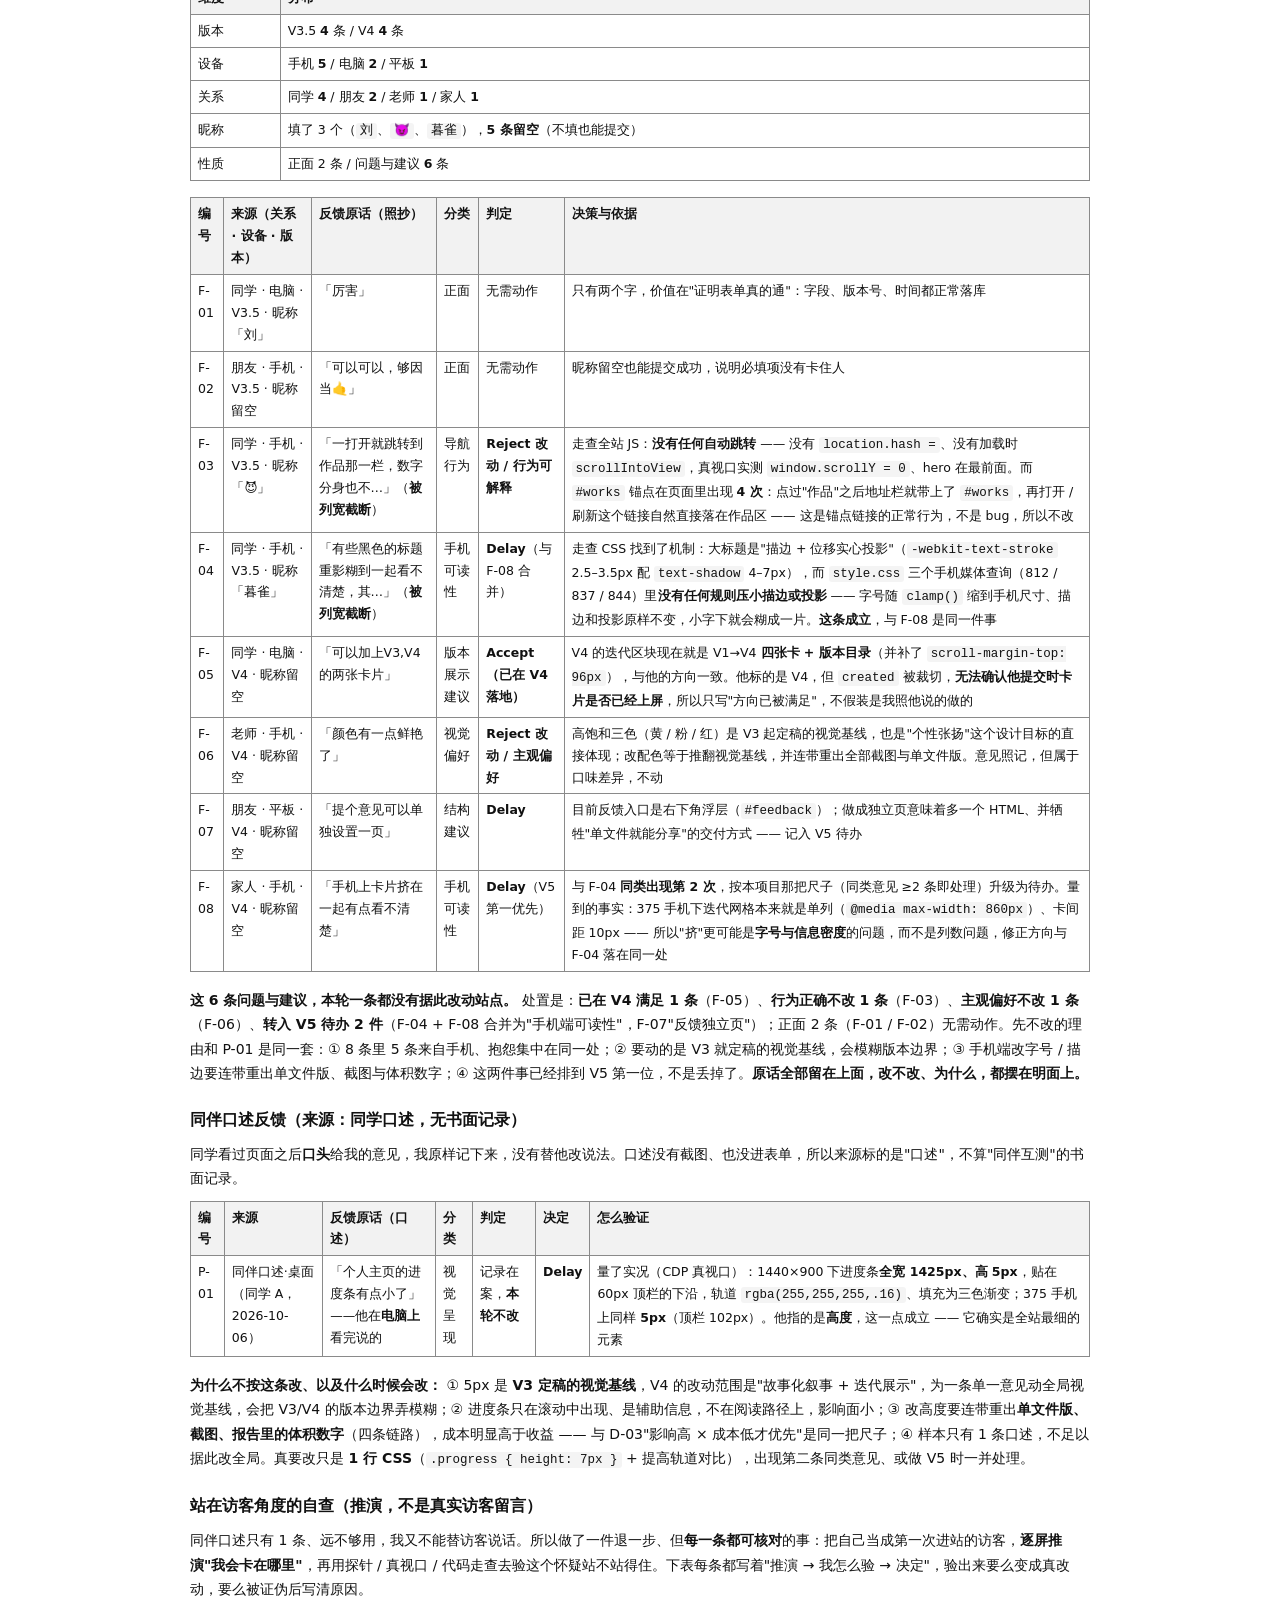
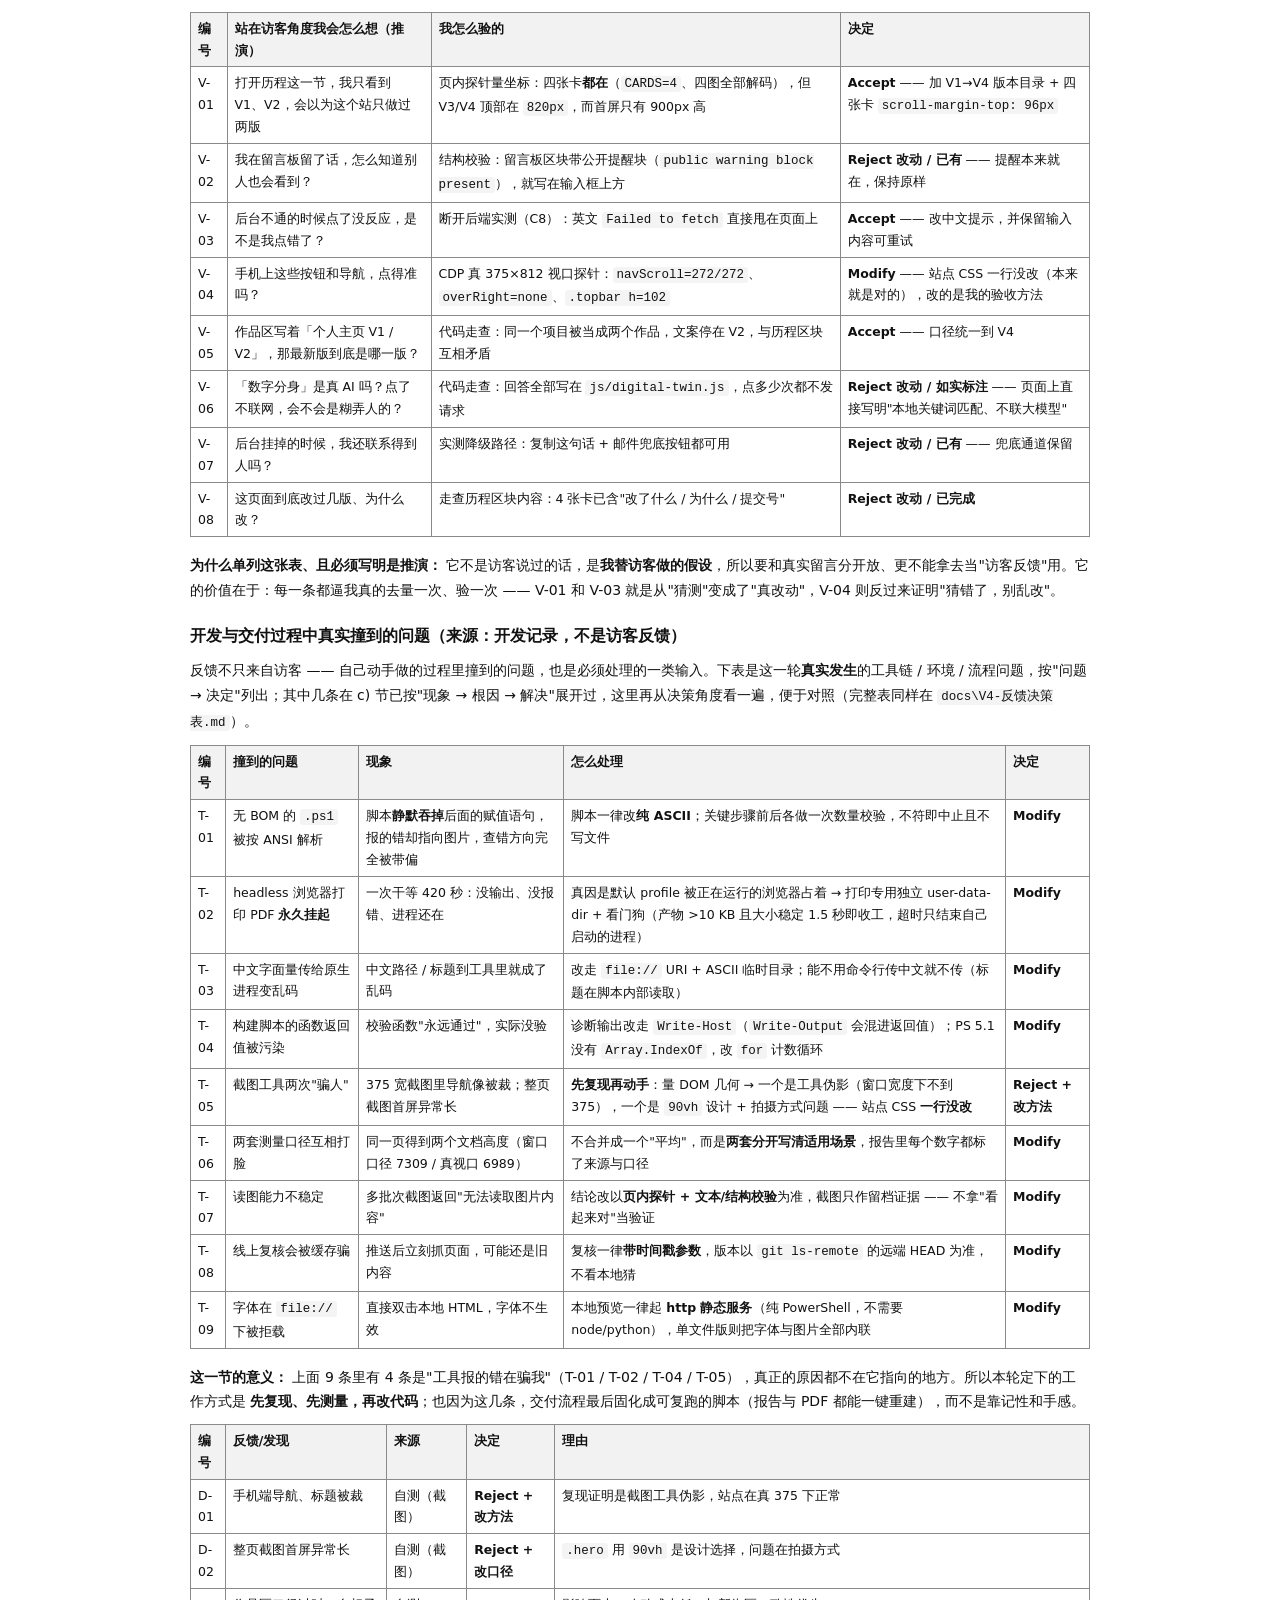
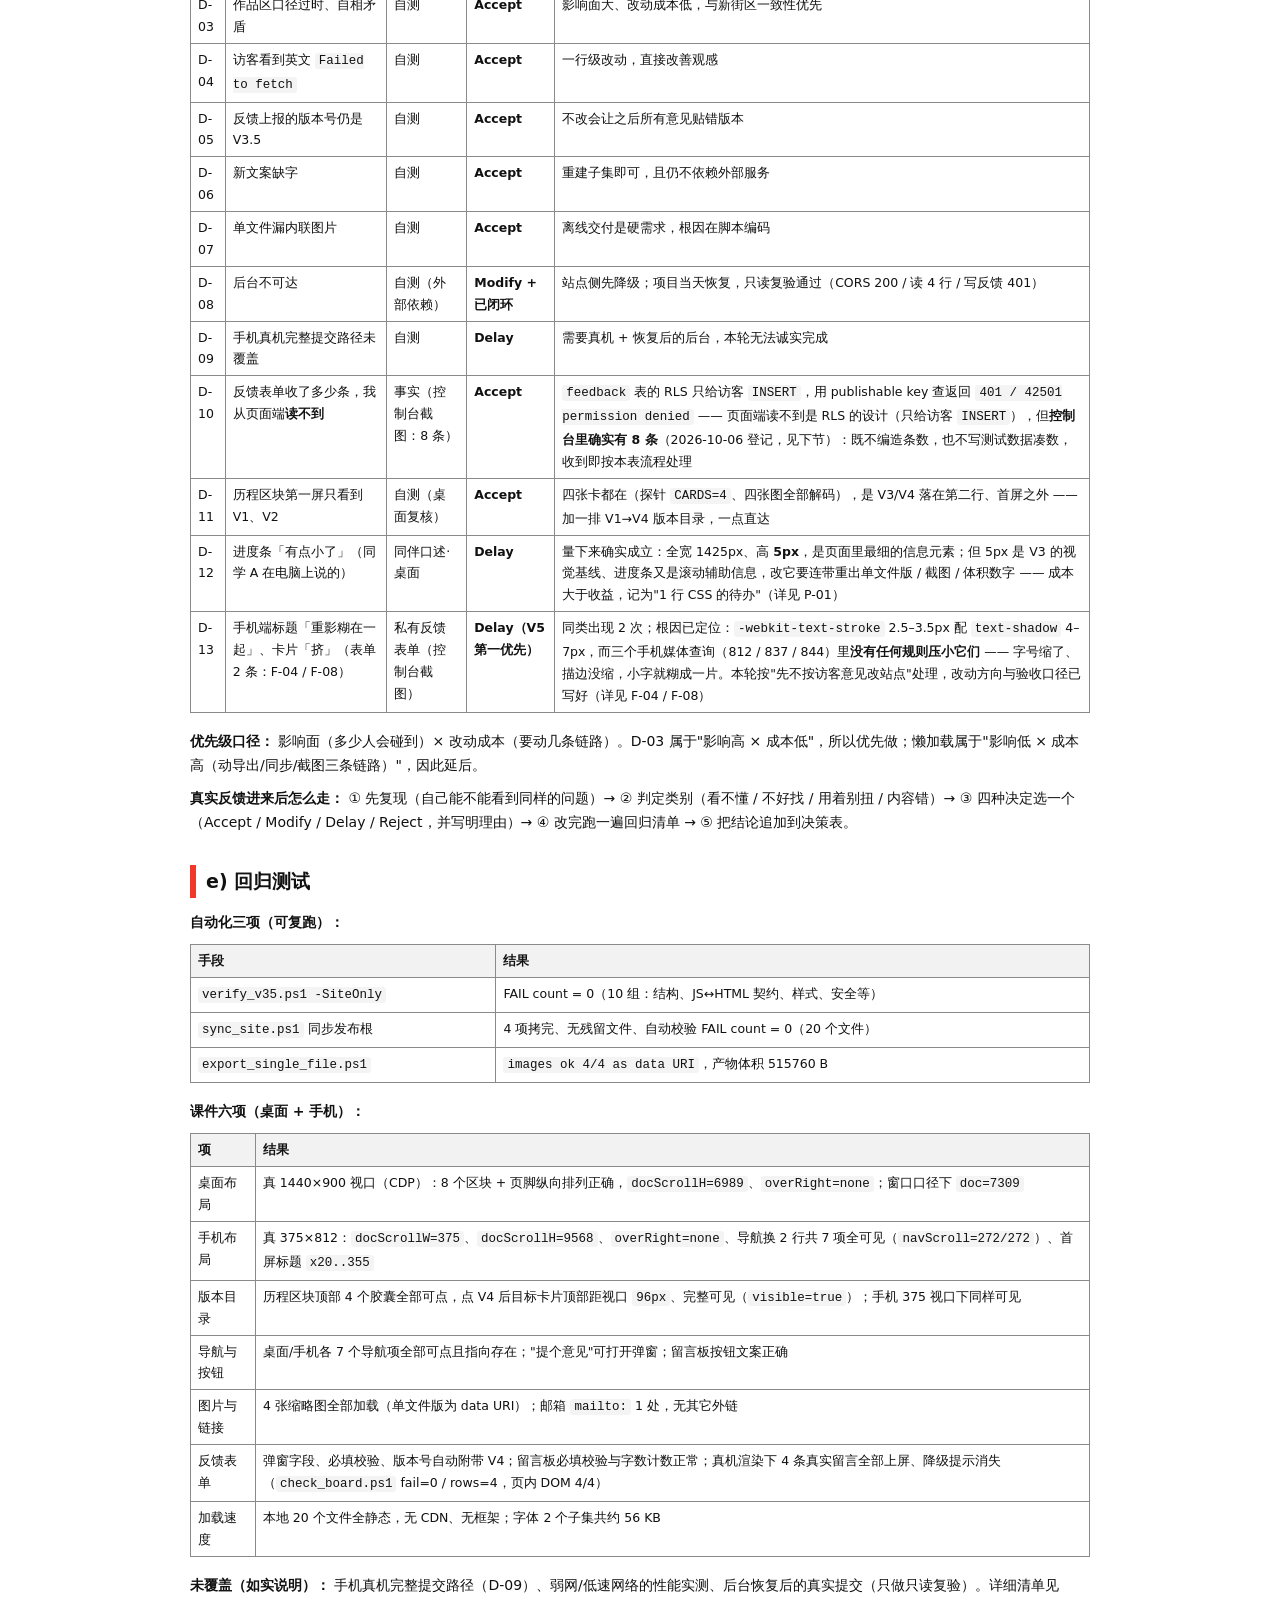
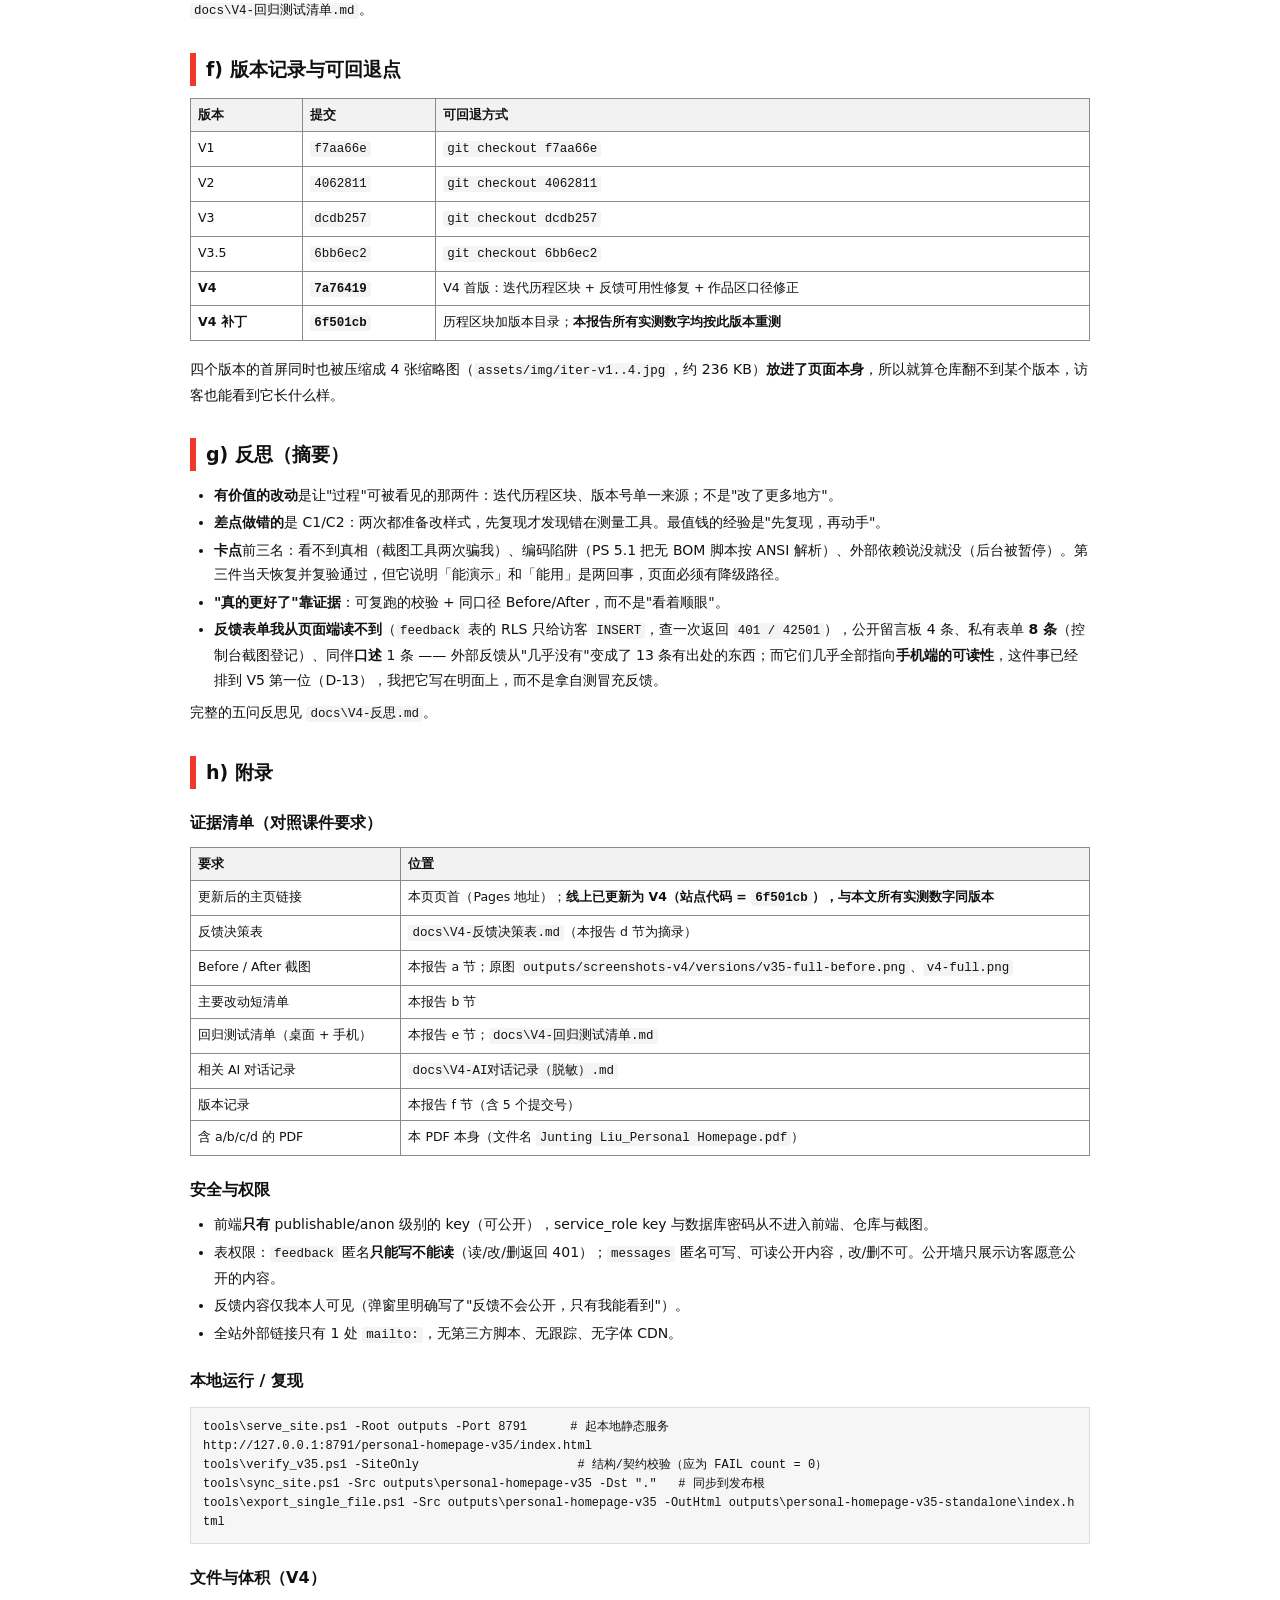
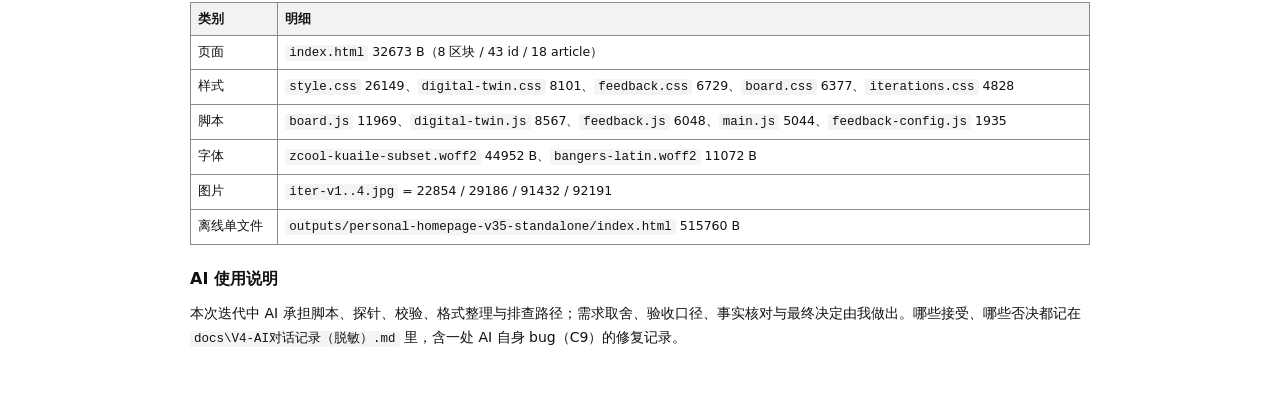
<file: outputs/报告.html>
<!DOCTYPE html>
<html lang="zh-CN"><head><meta charset="utf-8"><title>个人主页 V1 → V4 · 迭代记录与总结报告</title>
<style>
@page { size: A4; margin: 13mm 12mm; }
html { -webkit-print-color-adjust: exact; }
body { font-family: "Microsoft YaHei", "Segoe UI", system-ui, sans-serif; color: #111; line-height: 1.75;
       max-width: 900px; margin: 0 auto; padding: 22px 26px 40px; font-size: 14px; }
h1 { font-size: 26px; line-height: 1.35; border-bottom: 4px solid #111; padding-bottom: 8px; margin: 0 0 14px; }
h2 { font-size: 19px; margin: 30px 0 12px; border-left: 6px solid #F0392B; padding-left: 10px; page-break-after: avoid; }
h3 { font-size: 16px; margin: 20px 0 8px; page-break-after: avoid; }
p { margin: 8px 0; }
hr { border: none; border-top: 2px solid #111; margin: 24px 0; }
table { border-collapse: collapse; width: 100%; margin: 10px 0 16px; font-size: 12.5px; page-break-inside: avoid; }
th, td { border: 1px solid #8a8a8a; padding: 5px 7px; text-align: left; vertical-align: top; }
th { background: #f2f2f2; }
code { background: #f4f4f4; padding: 1px 4px; border-radius: 3px; font-family: Consolas, "Courier New", monospace; font-size: 12.5px; }
pre { background: #f6f6f6; border: 1px solid #ddd; padding: 10px 12px; font-size: 12px; line-height: 1.6;
      font-family: Consolas, "Courier New", monospace; white-space: pre-wrap; word-break: break-all; page-break-inside: avoid; }
img { max-width: 100%; border: 1px solid #c8c8c8; }
.row { display: flex; gap: 8px; align-items: flex-start; margin: 10px 0 14px; page-break-inside: avoid; }
.row img { width: 50%; }
a { color: #2E7DE0; text-decoration: none; word-break: break-all; }
ul, ol { margin: 8px 0; padding-left: 24px; }
li { margin: 3px 0; }
</style></head>
<body>
<h1>个人主页 V1 → V4 · 迭代记录与总结报告</h1>
<p><strong>刘俊廷</strong> · 计算机科学与技术在线地址：<a href="https://handsome-liujunting.github.io/Project-based-curriculum/">https://handsome-liujunting.github.io/Project-based-curriculum/</a>代码仓库：<a href="https://github.com/handsome-liujunting/Project-based-curriculum">https://github.com/handsome-liujunting/Project-based-curriculum</a>单文件离线版：<code>outputs/personal-homepage-v35-standalone/index.html</code>（双击即可打开，无需联网）报告日期：2026-10-06 ｜ V4 提交：<code>7a76419</code> + 补丁 <code>6f501cb</code> ｜ <strong>上线状态：已推送到 <code>main</code>，线上站点代码即 <code>6f501cb</code> 对应的 V4（打开链接就是本文实测的这一版）</strong></p>
<hr>
<h2>0. 一句话概览</h2>
<p>一个<strong>纯静态</strong>的个人主页：手写 HTML/CSS/JS，<strong>零框架、零构建、零第三方脚本</strong>。四个版本的改动全部留在同一个仓库里，每一版都有截图、有理由、有验证。</p>
<table><thead><tr><th>项目</th><th>V4 现状</th></tr></thead><tbody><tr><td>页面结构</td><td>8 个 <code>section</code>、43 个 <code>id</code>、18 个 <code>article</code> 卡片</td></tr><tr><td>样式 / 脚本</td><td>5 个 CSS、5 个 JS（全部本地文件，无 CDN）</td></tr><tr><td>字体</td><td>自托管 2 个开源子集（站酷快乐体 44952 B / 432 汉字；Bangers 11072 B / 64 字符）</td></tr><tr><td>图片</td><td>4 张版本缩略图（合计约 236 KB），全站仅此 4 张位图</td></tr><tr><td>单文件离线版</td><td>515760 B，4/4 图片内联为 data URI，断网无断图</td></tr><tr><td>结构校验</td><td><code>verify_v35.ps1 -SiteOnly</code> → FAIL count = 0（10 组结构/契约/安全检查）</td></tr></tbody></table>
<hr>
<h2>a) 开发历史（版本 + 截图）</h2>
<table><thead><tr><th>版本</th><th>日期</th><th>提交</th><th>一句话</th><th>主要改动</th></tr></thead><tbody><tr><td>V1</td><td>2026-09-05</td><td><code>f7aa66e</code></td><td>先让它能打开</td><td>语义化 HTML + 响应式 CSS，蓝色主色，卡片说明"我是谁、我会什么、怎么找我"</td></tr><tr><td>V2</td><td>2026-09-10</td><td><code>4062811</code></td><td>换成卡片化排版</td><td>卡片化布局 + 暖橙配色，导航加编号，首屏写正经自我介绍，标签换成"文史哲爱好者"</td></tr><tr><td>V3</td><td>2026-09-12</td><td><code>dcdb257</code></td><td>整站重画成美漫风</td><td>粗描边、网点、对话气泡、放射背景、楼群剪影、跑马灯；自托管两款开源字体</td></tr><tr><td>V3.5</td><td>2026-09-21</td><td><code>6bb6ec2</code></td><td>不动设计，先加通道</td><td>只加反馈入口与公开留言板（接真后台），方便与 V3 逐项对照</td></tr><tr><td><strong>V4</strong></td><td><strong>2026-10-06</strong></td><td><strong><code>7a76419</code></strong></td><td><strong>加上收意见的入口</strong></td><td>迭代历程区块 + 版本号推到 V4 + 反馈可用性修复 + 作品区口径修正 + 历程区块版本目录</td></tr></tbody></table>
<p>四个版本的首屏放在一起看：</p>
<div class="row">
<img src="screenshots-v4/versions/v1-hero.png" alt="V1 首屏：蓝色简洁风">
<img src="screenshots-v4/versions/v2-hero.png" alt="V2 首屏：暖橙卡片化">
</div>
<div class="row">
<img src="screenshots-v4/versions/v3-hero.png" alt="V3 首屏：美漫风">
<img src="screenshots-v4/versions/v4-hero.png" alt="V4 首屏：加历程入口与提意见按钮">
</div>
<p><strong>这次改版的 Before / After（同一口径拍摄：1440×900 视口 + 首屏冻结，可逐块对照）：</strong></p>
<div class="row">
<img src="screenshots-v4/versions/v35-full-before.png" alt="Before：V3.5 整页">
<img src="screenshots-v4/versions/v4-full.png" alt="After：V4 整页">
</div>
<p>左：V3.5（2026-09-21）｜右：V4（2026-10-06）。新增的是<strong>深色的"历程"区块</strong>（放 V1–V4 的首屏与理由）、右下角的<strong>"提个意见"悬浮按钮</strong>，以及导航里的"历程"入口；其余区块结构基本沿用。历程区块顶部还加了一排 <strong>V1→V4 的版本目录</strong>（4 个胶囊，点一下直接跳到对应卡片）。</p>
<p><strong>为什么每一版要这么改：</strong></p>
<ol>
<li><strong>V1</strong>：先把"打得开、看得懂"做出来。版本号、动效、字体、后台一开始都不碰 —— 免得还没成型就陷进细节。</li>
<li><strong>V2</strong>：第一版"像套模板"。于是改卡片化布局、加暖色、导航加编号，首屏写一句正经的自我介绍；顺手把"三分王"这类当时的标签换成更贴我的"文史哲爱好者"。</li>
<li><strong>V3</strong>：前两版"好看，但不像我"。整站重画成美漫/波普风：粗描边、半调网点、对话气泡、放射背景、楼群剪影、跑马灯，并自托管两款开源字体（不依赖外部字体服务）。</li>
<li><strong>V3.5</strong>：想加"收集意见"的能力，但<strong>不改设计</strong>，先只加通道（反馈入口 + 留言板），这样能和 V3 逐项对照着验收。</li>
<li><strong>V4</strong>：把"过程"本身放到页面上（迭代历程区块），让访客自己能看见四版怎么变；同时修掉几处"能用但不体面"的问题（版本号、错误文案、作品区口径）。</li>
</ol>
<h2>b) 新增 / 修改的主要功能（附想法来源）</h2>
<table><thead><tr><th>#</th><th>功能</th><th>出现在</th><th>想法来源</th><th>解决了什么</th></tr></thead><tbody><tr><td>1</td><td><strong>迭代历程区块</strong>（V1–V4 首屏 + 改了什么/为什么 + 提交号）</td><td>V4</td><td>课件 V4"好迭代 = 更好的决定，而不是更多改动"；作业要求报告能证明过程</td><td>把"我改过什么、为什么改"从口述变成访客能自己看的东西</td></tr><tr><td>2</td><td><strong>反馈入口「提个意见」</strong>（私密，只有我能看到）</td><td>V3.5</td><td>课件 V4 闭环第一步 Collect + "收集真实反馈"的要求</td><td>有一个真能收到意见的通道，而不是等别人主动说</td></tr><tr><td>3</td><td><strong>公开留言板</strong></td><td>V3.5</td><td>个人主页需要"有人来过"的信号；课件 V3 的"静态托管 + 后台"练习</td><td>访客能匿名留一句话，墙上只读、公开</td></tr><tr><td>4</td><td>反馈自动附带<strong>网站版本号</strong></td><td>V3.5 / V4 修正</td><td>自测：表单里的版本号还停在 V3.5，收到的意见会贴错版本</td><td>每条意见都自带来源版本，版本号只留一个来源</td></tr><tr><td>5</td><td>错误提示<strong>中文化</strong>（<code>friendly(err)</code>）</td><td>V4</td><td>自测：后台不可达时访客看到英文 <code>Failed to fetch</code></td><td>访客看到的是"网络好像不通，不影响别的"，原始信息只留给 console</td></tr><tr><td>6</td><td><strong>作品区口径修正</strong></td><td>V4</td><td>自测：作品区把"同一个项目"当两个作品，且文案停在 V2</td><td>作品列表与迭代历程不再互相打脸；数字分身如实标注为"本地关键词匹配、不联大模型"</td></tr><tr><td>7</td><td><strong>字体子集重建</strong></td><td>V4</td><td>自测：新文案里出现缺字（方框）</td><td>432 个汉字全在子集内，仍不依赖外部字体服务</td></tr><tr><td>8</td><td><strong>单文件离线版</strong></td><td>V3.5 / V4 重导</td><td>交付与演示需要"离线也能开、也能发"</td><td>515760 B 单文件，4/4 图片内联，断网无断图</td></tr><tr><td>9</td><td><strong>历程区块的版本目录</strong>（V1→V4 胶囊，点一下直达）</td><td>V4 修订</td><td>自测：四张卡排成两列两行，滚到这一节时第一屏只完整显示 V1、V2，容易被读成「只做了两版」</td><td>「一共四版」直接摆在区块最上面，一眼可见、一点即达</td></tr></tbody></table>
<p><strong>刻意没做的（写了理由，见 <code>docs\V4-反馈决策表.md</code>）：</strong></p>
<ul>
<li><strong>不换 <code>supabase-js</code></strong>：前端只做"写一条、读一列"，原生 <code>fetch</code> 足够；引入 SDK 只为省几行代码，不值得多一个依赖。</li>
<li><strong>迭代缩略图暂不加懒加载</strong>：收益有限，却要同时改导出（内联）、同步、截图三条链路 —— 记为下次加图时的第一步。</li>
<li><strong>留言板不加登录门槛</strong>：匿名墙的意图就是"随便留一句"，加登录会劝退。</li>
</ul>
<h2>c) 遇到并解决的问题（原因 + 解决）</h2>
<p>&gt; 这一节按"现象 → 排查 → 根因 → 解决 → 验证"写，包括我自己踩的坑和工具骗我的那两次。</p>
<p><strong>C1. 手机端"导航和标题被裁掉了"（假缺陷）</strong></p>
<ul>
<li>现象：375 宽的头屏截图中，导航最后两项和标题右侧像被切掉。</li>
<li>排查：先用页内几何探针实测真视口；再把请求宽度与渲染宽度打印出来 —— 请求 375，实际渲染 504，PNG 是 504 渲染后裁成 375。</li>
<li>根因：<strong>Windows 上浏览器窗口宽度下不去</strong>（有约 500px 的最小宽度限制），不是站点问题。真 375 视口（CDP 设备模拟）下 <code>docScrollW=375</code>、<code>overRight=none</code>、7 项导航全部可见。</li>
<li>解决：<strong>不改站点 CSS</strong>；改用 CDP 设备模拟出真手机视口；把伪影图留档在 <code>outputs/_work/shots/badshots/</code> 作为证据。</li>
<li>验证：<code>v4-phone.png</code>、<code>v4-phone-iterations.png</code> 均为真 375×812。</li>
</ul>
<p><strong>C2. 整页截图里首屏被拉得很长</strong></p>
<ul>
<li>现象：把窗口设成 1440×6200 拍整页，首屏（<code>.hero</code>）高度异常。</li>
<li>根因：<code>.hero { min-height: 90vh }</code> —— 首屏高度跟随视口，超高视口必然撑高。</li>
<li>解决：拍摄时只冻结首屏高度（<code>min-height:0; height:725px</code>），其余区块仍按真实文档流排版。</li>
<li>验证：真 1440×900 视口（CDP 设备模拟）实测 <code>docScrollH=6989</code>、首屏 <code>810</code>（<code>90vh</code>）；窗口口径（<code>probe_v35.ps1</code>，视口 1410×805）实测 <code>iterations=2958 / doc=7309</code>。两者只差首屏那 85px，<strong>历程及其后所有区块的纵向坐标完全一致</strong>。</li>
</ul>
<p><strong>C3. 单文件版导出后"图片没内联 / 断图"</strong></p>
<ul>
<li>现象：<code>export_single_file.ps1</code> 报 <code>image inlining mismatch: 4/</code>（数字截断）。</li>
<li>根因：PowerShell 5.1 把<strong>无 BOM 的 <code>.ps1</code> 按 ANSI 解析</strong>，中文注释的多字节序列错位后<strong>静默吞掉了后面的赋值语句</strong> —— 不是图片的问题。</li>
<li>解决：脚本改为<strong>纯 ASCII</strong>；内联前后各做一次数量校验，不符即中止且不写文件。</li>
<li>验证：<code>img refs 4 / inlined css 5 / inlined js 5 / images ok 4/4 as data URI</code> → 515760 B。</li>
</ul>
<p><strong>C4. 反馈表单里的版本号还是 V3.5</strong></p>
<ul>
<li>现象：自测发现页面已到 V4，表单上报的版本号仍是旧值。</li>
<li>根因：版本号散落多处，改版时漏改（数据会记成错的版本）。</li>
<li>解决：版本号只留<strong>一个来源</strong>（<code>js/feedback-config.js</code> 的 <code>siteVersion</code>），表单显示与上报都读它。</li>
<li>验证：页内探针读到 <code>siteVersion="V4"</code>，弹窗中"网站版本"显示 V4；写入 <code>docs\V4-回归测试清单.md</code> 作为固定回归项。</li>
</ul>
<p><strong>C5. 新文案出现缺字（方框）</strong></p>
<ul>
<li>现象：改完文案后，个别汉字渲染成方框。</li>
<li>根因：字体是<strong>按需子集</strong>，新文案的字不在子集里。</li>
<li>解决：<code>tools/resubset.ps1 -Root outputs\personal-homepage-v35 -ExtraFile tools\extra_display.txt</code> 重新生成子集（430 → 432 字）。</li>
<li>验证：<code>chars=432 bytes=44952</code>（ZCOOL）/ <code>chars=64 bytes=11072</code>（Bangers），页面无方框。</li>
</ul>
<p><strong>C6. 作品区与新加的历程区块互相打脸</strong></p>
<ul>
<li>现象：迭代历程说"现在是 V4"，作品区却还把同一个站当成两个作品，文案停在 V2。</li>
<li>根因：内容更新滞后于结构更新（只改代码、没回看文案）。</li>
<li>解决：把作品区改成"个人主页 V1 到 V4"（并指向历程区块）+ 把真实的"数字分身"单列，其余保留"待补充"。</li>
<li>验证：改后用 ASCII 锚点整块替换 + 前后计数校验（标题 9→9、卡片 5、结构 id/div/article 数不变），<code>verify</code> FAIL count = 0。</li>
</ul>
<p><strong>C7. 后台不可达时，访客看到英文报错</strong></p>
<ul>
<li>现象：留言板状态条显示 <code>留言板没打开成功（Failed to fetch）…</code>。</li>
<li>根因：直接把 <code>err.message</code> 渲染给访客。</li>
<li>解决：<code>board.js</code> / <code>feedback.js</code> 各加 <code>friendly(err)</code>：网络类 → "网络好像不通"、超时类 → "等太久了，先停下"；原始报错只进 console。</li>
<li>验证：页内探针复读状态文案已变为"留言板没打开成功（网络好像不通）…"；两文件 LF-only、无 BOM、无乱码。</li>
</ul>
<p><strong>C8. 后台本身连不上了（外部依赖）</strong></p>
<ul>
<li>现象：留言板和反馈都失败，而浏览器访问其它网站正常。</li>
<li>排查：页内分别试"普通请求"和 <code>no-cors</code> 请求（两者都 <code>THREW</code> → <strong>不是 CORS</strong>）；域名解析返回 <strong>NXDOMAIN</strong>（同一解析器对 <code>supabase.co</code>、<code>api.supabase.com</code> 均正常，只有项目主机解析不到）。</li>
<li>根因：项目侧被暂停（免费额度闲置一类），<strong>不是代码问题</strong>。</li>
<li>解决：① 站点侧先做降级（C7），保证后台不在时也不难看；② 在 Supabase 控制台恢复项目（不拿推测当结论）；③ 全程只做<strong>只读</strong>复验，不再往公开墙上写测试数据。</li>
<li>验证（2026-10-06 恢复后实测）：项目主机解析到 <code>104.18.38.10</code>；CORS 预检 200（<code>allow-origin: *</code>）；<code>messages</code> 读 200 共 <strong>4 行</strong>；匿名写 <code>feedback</code> 仍 401；匿名 PATCH / DELETE 均 401；再把页面真机渲染一遍，DOM 里 4 条留言全部上屏、降级提示不再出现。</li>
</ul>
<p><strong>C9. 自己的截图工具在慢请求上崩掉（工具 bug）</strong></p>
<ul>
<li>现象：跑"页内等 3 秒"的探针时，CDP 客户端抛 <code>AggregateException</code>。</li>
<li>根因：接收循环在同一个 WebSocket 上发起了<strong>重叠的 <code>ReceiveAsync</code></strong>（快请求恰好掩盖了它）。</li>
<li>解决：改为始终只保留一个未完成的接收，在同一 task 上反复等待。</li>
<li>验证：慢探针稳定返回。</li>
</ul>
<p><strong>C10. 历程区块「像是少了两个版本」（真问题）</strong></p>
<ul>
<li>现象：页面明明有四张版本卡，但打开历程那一节，第一屏只完整显示 V1、V2。</li>
<li>排查：不猜，先用页内探针把 DOM 读一遍 —— <code>CARDS=4</code>、四张卡 <code>opacity=1</code>、四张图 <code>900×562</code> 全部解码，说明不是渲染失败；再量坐标：卡片是两列两行，V1/V2 顶部在 <code>top≈230</code>，V3/V4 在 <code>top≈820</code>，而首屏高度就是 900。</li>
<li>根因：<strong>信息在，但没进第一眼</strong>。桌面两列排版把 V3/V4 推到第二行，滚动落点又刚好停在区块顶部 —— 访客很容易得出「只做了两版」的结论。</li>
<li>解决：在区块最上面加一排 <strong>V1→V4 版本目录</strong>（4 个胶囊，点了直达对应卡片）；再给四张卡补 <code>scroll-margin-top: 96px</code>，保证点过去时标题不被 sticky 顶栏盖住。</li>
<li>验证：点 V4 后目标卡片顶部距视口 <code>96px</code>、完整可见（<code>visible=true</code>）；手机 375 视口下目录同样完整可见。</li>
</ul>
<p><strong>一条经验总结：</strong> C1、C2 都是"看起来坏了"，先复现再动手，等于省掉了两次无意义的改样式。<strong>验证优先于修改。</strong></p>
<h2>d) 收集到的反馈与决策</h2>
<p><strong>来源如实说明：</strong> 留言板与反馈通道随 V3.5 于 <strong>2026-09-21 上线</strong>（上线当天 10:19 就收到了第一条真实留言）；本轮 <strong>2026-10-06</strong> 回归时项目侧一度被暂停（C8），当天在控制台恢复并复验通过。四个来源分开写，谁也不冒充谁：</p>
<ul>
<li><strong>公开留言板</strong>：4 条真实留言（<code>id 5–8</code>，2026-09-21 10:19–11:00：家人、师长与一位过路访客），我自己的测试留言早已清理；2026-10-06 只读复查 <strong>无新增</strong>。</li>
<li><strong>私有反馈表单</strong>：<code>feedback</code> 表的 RLS 是"只给访客写、不给任何人读"（<code>anon</code> 连 <code>SELECT</code> 都没有），所以<strong>连页面端也查不出来</strong> —— 用 publishable key 直接查询返回 <code>401 / 42501 permission denied</code>。因此<strong>本节的表单条数只能以控制台为准</strong>（2026-10-06 控制台里是 <strong>8 条</strong>，见下节）：表单里有没有东西，只有在 Supabase 控制台（项目 <code>xlethwinxqwkaydkhdcl</code>，表 <code>feedback</code>）才看得到，这正是"私密"落地的方式。</li>
<li><strong>同伴口述反馈</strong>：1 条（同学 A，2026-10-06，在电脑上看过之后口述，见下）。</li>
</ul>
<p>下面几节<strong>按来源分列</strong>（公开留言 → 表单反馈 8 条 → 同伴口述 → 推演自查 → 开发记录），每条都标了真实来源 —— 不拿自测冒充访客意见。完整表见 <code>docs\V4-反馈决策表.md</code>。</p>
<h3>公开留言板上的真实到访（原话节选，留言本身就公开在页面上）</h3>
<table><thead><tr><th>留言者</th><th>原话（节选）</th><th>我从中读到的</th></tr></thead><tbody><tr><td>家人</td><td>「祝学业有成，万事大吉，早日实现梦想👍」</td><td>上线当天 10:19 走进来的第一个人：写入 → 公开读 → 渲染这条链路在真实网络下是通的</td></tr><tr><td>家人</td><td>「望你勤学善思，自立自强，脚踏实地，不负努力，收获成长与荣光。」</td><td>中等长度留言完整落盘，没有被截断</td></tr><tr><td>师长</td><td>「天下难事必作于易，天下大事必作于细……期待在附中见到你，祝学业有成，不断进步」</td><td>最长的一条（接近正文上限）也完整渲染，说明 280 字口径够用</td></tr><tr><td>一位过路访客</td><td>「路过来看看，祝你在深圳一切顺利！」</td><td><strong>陌生人</strong>在没有任何引导的情况下留了一句话 —— 匿名墙"有人来过"的设计目标真的达成了一次</td></tr></tbody></table>
<p>这四条都是<strong>祝语类</strong>，没有指向具体功能问题，所以我<strong>不把它们改写成"访客提出的改进意见"</strong>：它们证明的是"通道真的通了、真的有人在用"，而不是"我因此改了什么"。指向功能的具体问题主要来自<strong>自测</strong>（逐屏复核 / 代码走查 / 发布前检查）与<strong>同伴口述</strong>（1 条，见下），逐条列在下面的表里，来源标清；<code>同伴互测</code> 的书面记录现在有了：表单那 8 条里有 4 条来自同学（见下节），口述 1 条也照记。</p>
<h3>私有反馈表单里收到的 8 条（来源：<strong>作者本人在 Supabase 控制台</strong>查看，2026-10-06）</h3>
<p>表单入口就在页面右下角（<code>#feedback</code> 浮层）。它的数据写进 <code>feedback</code> 表，而那张表的 RLS <strong>只放开了 <code>INSERT</code></strong> —— 用 publishable key 从页面端查是 <code>401 / 42501 permission denied</code>（C8 / D-10）。所以下面这 8 条<strong>不是</strong>我从接口读出来的：2026-10-06 由<strong>我自己在控制台</strong>（项目 <code>xlethwinxqwkaydkhdcl</code>，表 <code>feedback</code>）看到、并<strong>照原话</strong>登记，不补字、不改写、不凑数。</p>
<p><strong>先说清楚我能看到多少：</strong> 控制台里可见 <strong>8 行</strong>；其中 <code>message</code> 列有 <strong>2 条被列宽截断</strong>、<code>created</code> 列被窗口右边缘裁切（只读得出 <code>2026-0…</code> / <code>2026-1…</code> 前缀）、表格右侧还有滚动条 —— 这 8 条是"我看到的全部"，<strong>不等于"表单里的全部"</strong>。每条都按可见原文记录，截断处照标。</p>
<p><strong>8 条的构成（可核对）：</strong></p>
<table><thead><tr><th>维度</th><th>分布</th></tr></thead><tbody><tr><td>版本</td><td>V3.5 <strong>4</strong> 条 / V4 <strong>4</strong> 条</td></tr><tr><td>设备</td><td>手机 <strong>5</strong> / 电脑 <strong>2</strong> / 平板 <strong>1</strong></td></tr><tr><td>关系</td><td>同学 <strong>4</strong> / 朋友 <strong>2</strong> / 老师 <strong>1</strong> / 家人 <strong>1</strong></td></tr><tr><td>昵称</td><td>填了 3 个（<code>刘</code>、<code>😈</code>、<code>暮雀</code>），<strong>5 条留空</strong>（不填也能提交）</td></tr><tr><td>性质</td><td>正面 2 条 / 问题与建议 <strong>6</strong> 条</td></tr></tbody></table>
<table><thead><tr><th>编号</th><th>来源（关系 · 设备 · 版本）</th><th>反馈原话（照抄）</th><th>分类</th><th>判定</th><th>决策与依据</th></tr></thead><tbody><tr><td>F-01</td><td>同学 · 电脑 · V3.5 · 昵称「刘」</td><td>「厉害」</td><td>正面</td><td>无需动作</td><td>只有两个字，价值在"证明表单真的通"：字段、版本号、时间都正常落库</td></tr><tr><td>F-02</td><td>朋友 · 手机 · V3.5 · 昵称留空</td><td>「可以可以，够因当🤙」</td><td>正面</td><td>无需动作</td><td>昵称留空也能提交成功，说明必填项没有卡住人</td></tr><tr><td>F-03</td><td>同学 · 手机 · V3.5 · 昵称「😈」</td><td>「一打开就跳转到作品那一栏，数字分身也不…」（<strong>被列宽截断</strong>）</td><td>导航行为</td><td><strong>Reject 改动 / 行为可解释</strong></td><td>走查全站 JS：<strong>没有任何自动跳转</strong> —— 没有 <code>location.hash =</code>、没有加载时 <code>scrollIntoView</code>，真视口实测 <code>window.scrollY = 0</code>、hero 在最前面。而 <code>#works</code> 锚点在页面里出现 <strong>4 次</strong>：点过"作品"之后地址栏就带上了 <code>#works</code>，再打开 / 刷新这个链接自然直接落在作品区 —— 这是锚点链接的正常行为，不是 bug，所以不改</td></tr><tr><td>F-04</td><td>同学 · 手机 · V3.5 · 昵称「暮雀」</td><td>「有些黑色的标题重影糊到一起看不清楚，其…」（<strong>被列宽截断</strong>）</td><td>手机可读性</td><td><strong>Delay</strong>（与 F-08 合并）</td><td>走查 CSS 找到了机制：大标题是"描边 + 位移实心投影"（<code>-webkit-text-stroke</code> 2.5–3.5px 配 <code>text-shadow</code> 4–7px），而 <code>style.css</code> 三个手机媒体查询（812 / 837 / 844）里<strong>没有任何规则压小描边或投影</strong> —— 字号随 <code>clamp()</code> 缩到手机尺寸、描边和投影原样不变，小字下就会糊成一片。<strong>这条成立</strong>，与 F-08 是同一件事</td></tr><tr><td>F-05</td><td>同学 · 电脑 · V4 · 昵称留空</td><td>「可以加上V3,V4的两张卡片」</td><td>版本展示建议</td><td><strong>Accept（已在 V4 落地）</strong></td><td>V4 的迭代区块现在就是 V1→V4 <strong>四张卡 + 版本目录</strong>（并补了 <code>scroll-margin-top: 96px</code>），与他的方向一致。他标的是 V4，但 <code>created</code> 被裁切，<strong>无法确认他提交时卡片是否已经上屏</strong>，所以只写"方向已被满足"，不假装是我照他说的做的</td></tr><tr><td>F-06</td><td>老师 · 手机 · V4 · 昵称留空</td><td>「颜色有一点鲜艳了」</td><td>视觉偏好</td><td><strong>Reject 改动 / 主观偏好</strong></td><td>高饱和三色（黄 / 粉 / 红）是 V3 起定稿的视觉基线，也是"个性张扬"这个设计目标的直接体现；改配色等于推翻视觉基线，并连带重出全部截图与单文件版。意见照记，但属于口味差异，不动</td></tr><tr><td>F-07</td><td>朋友 · 平板 · V4 · 昵称留空</td><td>「提个意见可以单独设置一页」</td><td>结构建议</td><td><strong>Delay</strong></td><td>目前反馈入口是右下角浮层（<code>#feedback</code>）；做成独立页意味着多一个 HTML、并牺牲"单文件就能分享"的交付方式 —— 记入 V5 待办</td></tr><tr><td>F-08</td><td>家人 · 手机 · V4 · 昵称留空</td><td>「手机上卡片挤在一起有点看不清楚」</td><td>手机可读性</td><td><strong>Delay</strong>（V5 第一优先）</td><td>与 F-04 <strong>同类出现第 2 次</strong>，按本项目那把尺子（同类意见 ≥2 条即处理）升级为待办。量到的事实：375 手机下迭代网格本来就是单列（<code>@media max-width: 860px</code>）、卡间距 10px —— 所以"挤"更可能是<strong>字号与信息密度</strong>的问题，而不是列数问题，修正方向与 F-04 落在同一处</td></tr></tbody></table>
<p><strong>这 6 条问题与建议，本轮一条都没有据此改动站点。</strong> 处置是：<strong>已在 V4 满足 1 条</strong>（F-05）、<strong>行为正确不改 1 条</strong>（F-03）、<strong>主观偏好不改 1 条</strong>（F-06）、<strong>转入 V5 待办 2 件</strong>（F-04 + F-08 合并为"手机端可读性"，F-07"反馈独立页"）；正面 2 条（F-01 / F-02）无需动作。先不改的理由和 P-01 是同一套：① 8 条里 5 条来自手机、抱怨集中在同一处；② 要动的是 V3 就定稿的视觉基线，会模糊版本边界；③ 手机端改字号 / 描边要连带重出单文件版、截图与体积数字；④ 这两件事已经排到 V5 第一位，不是丢掉了。<strong>原话全部留在上面，改不改、为什么，都摆在明面上。</strong></p>
<h3>同伴口述反馈（来源：同学口述，<strong>无书面记录</strong>）</h3>
<p>同学看过页面之后<strong>口头</strong>给我的意见，我原样记下来，没有替他改说法。口述没有截图、也没进表单，所以来源标的是"口述"，不算"同伴互测"的书面记录。</p>
<table><thead><tr><th>编号</th><th>来源</th><th>反馈原话（口述）</th><th>分类</th><th>判定</th><th>决定</th><th>怎么验证</th></tr></thead><tbody><tr><td>P-01</td><td>同伴口述·桌面（同学 A，2026-10-06）</td><td>「个人主页的进度条有点小了」——他在<strong>电脑上</strong>看完说的</td><td>视觉呈现</td><td>记录在案，<strong>本轮不改</strong></td><td><strong>Delay</strong></td><td>量了实况（CDP 真视口）：1440×900 下进度条<strong>全宽 1425px、高 5px</strong>，贴在 60px 顶栏的下沿，轨道 <code>rgba(255,255,255,.16)</code>、填充为三色渐变；375 手机上同样 <strong>5px</strong>（顶栏 102px）。他指的是<strong>高度</strong>，这一点成立 —— 它确实是全站最细的元素</td></tr></tbody></table>
<p><strong>为什么不按这条改、以及什么时候会改：</strong> ① 5px 是 <strong>V3 定稿的视觉基线</strong>，V4 的改动范围是"故事化叙事 + 迭代展示"，为一条单一意见动全局视觉基线，会把 V3/V4 的版本边界弄模糊；② 进度条只在滚动中出现、是辅助信息，不在阅读路径上，影响面小；③ 改高度要连带重出<strong>单文件版、截图、报告里的体积数字</strong>（四条链路），成本明显高于收益 —— 与 D-03"影响高 × 成本低才优先"是同一把尺子；④ 样本只有 1 条口述，不足以据此改全局。真要改只是 <strong>1 行 CSS</strong>（<code>.progress { height: 7px }</code> + 提高轨道对比），出现第二条同类意见、或做 V5 时一并处理。</p>
<h3>站在访客角度的自查（<strong>推演</strong>，不是真实访客留言）</h3>
<p>同伴口述只有 1 条、远不够用，我又不能替访客说话。所以做了一件退一步、但<strong>每一条都可核对</strong>的事：把自己当成第一次进站的访客，<strong>逐屏推演"我会卡在哪里"</strong>，再用探针 / 真视口 / 代码走查去验这个怀疑站不站得住。下表每条都写着"推演 → 我怎么验 → 决定"，验出来要么变成真改动，要么被证伪后写清原因。</p>
<table><thead><tr><th>编号</th><th>站在访客角度我会怎么想（推演）</th><th>我怎么验的</th><th>决定</th></tr></thead><tbody><tr><td>V-01</td><td>打开历程这一节，我只看到 V1、V2，会以为这个站只做过两版</td><td>页内探针量坐标：四张卡<strong>都在</strong>（<code>CARDS=4</code>、四图全部解码），但 V3/V4 顶部在 <code>820px</code>，而首屏只有 900px 高</td><td><strong>Accept</strong> —— 加 V1→V4 版本目录 + 四张卡 <code>scroll-margin-top: 96px</code></td></tr><tr><td>V-02</td><td>我在留言板留了话，怎么知道别人也会看到？</td><td>结构校验：留言板区块带公开提醒块（<code>public warning block present</code>），就写在输入框上方</td><td><strong>Reject 改动 / 已有</strong> —— 提醒本来就在，保持原样</td></tr><tr><td>V-03</td><td>后台不通的时候点了没反应，是不是我点错了？</td><td>断开后端实测（C8）：英文 <code>Failed to fetch</code> 直接甩在页面上</td><td><strong>Accept</strong> —— 改中文提示，并保留输入内容可重试</td></tr><tr><td>V-04</td><td>手机上这些按钮和导航，点得准吗？</td><td>CDP 真 375×812 视口探针：<code>navScroll=272/272</code>、<code>overRight=none</code>、<code>.topbar h=102</code></td><td><strong>Modify</strong> —— 站点 CSS 一行没改（本来就是对的），改的是我的验收方法</td></tr><tr><td>V-05</td><td>作品区写着「个人主页 V1 / V2」，那最新版到底是哪一版？</td><td>代码走查：同一个项目被当成两个作品，文案停在 V2，与历程区块互相矛盾</td><td><strong>Accept</strong> —— 口径统一到 V4</td></tr><tr><td>V-06</td><td>「数字分身」是真 AI 吗？点了不联网，会不会是糊弄人的？</td><td>代码走查：回答全部写在 <code>js/digital-twin.js</code>，点多少次都不发请求</td><td><strong>Reject 改动 / 如实标注</strong> —— 页面上直接写明"本地关键词匹配、不联大模型"</td></tr><tr><td>V-07</td><td>后台挂掉的时候，我还联系得到人吗？</td><td>实测降级路径：复制这句话 + 邮件兜底按钮都可用</td><td><strong>Reject 改动 / 已有</strong> —— 兜底通道保留</td></tr><tr><td>V-08</td><td>这页面到底改过几版、为什么改？</td><td>走查历程区块内容：4 张卡已含"改了什么 / 为什么 / 提交号"</td><td><strong>Reject 改动 / 已完成</strong></td></tr></tbody></table>
<p><strong>为什么单列这张表、且必须写明是推演：</strong> 它不是访客说过的话，是<strong>我替访客做的假设</strong>，所以要和真实留言分开放、更不能拿去当"访客反馈"用。它的价值在于：每一条都逼我真的去量一次、验一次 —— V-01 和 V-03 就是从"猜测"变成了"真改动"，V-04 则反过来证明"猜错了，别乱改"。</p>
<h3>开发与交付过程中真实撞到的问题（来源：开发记录，<strong>不是</strong>访客反馈）</h3>
<p>反馈不只来自访客 —— 自己动手做的过程里撞到的问题，也是必须处理的一类输入。下表是这一轮<strong>真实发生</strong>的工具链 / 环境 / 流程问题，按"问题 → 决定"列出；其中几条在 c) 节已按"现象 → 根因 → 解决"展开过，这里再从决策角度看一遍，便于对照（完整表同样在 <code>docs\V4-反馈决策表.md</code>）。</p>
<table><thead><tr><th>编号</th><th>撞到的问题</th><th>现象</th><th>怎么处理</th><th>决定</th></tr></thead><tbody><tr><td>T-01</td><td>无 BOM 的 <code>.ps1</code> 被按 ANSI 解析</td><td>脚本<strong>静默吞掉</strong>后面的赋值语句，报的错却指向图片，查错方向完全被带偏</td><td>脚本一律改<strong>纯 ASCII</strong>；关键步骤前后各做一次数量校验，不符即中止且不写文件</td><td><strong>Modify</strong></td></tr><tr><td>T-02</td><td>headless 浏览器打印 PDF <strong>永久挂起</strong></td><td>一次干等 420 秒：没输出、没报错、进程还在</td><td>真因是默认 profile 被正在运行的浏览器占着 → 打印专用独立 user-data-dir + 看门狗（产物 &gt;10 KB 且大小稳定 1.5 秒即收工，超时只结束自己启动的进程）</td><td><strong>Modify</strong></td></tr><tr><td>T-03</td><td>中文字面量传给原生进程变乱码</td><td>中文路径 / 标题到工具里就成了乱码</td><td>改走 <code>file://</code> URI + ASCII 临时目录；能不用命令行传中文就不传（标题在脚本内部读取）</td><td><strong>Modify</strong></td></tr><tr><td>T-04</td><td>构建脚本的函数返回值被污染</td><td>校验函数"永远通过"，实际没验</td><td>诊断输出改走 <code>Write-Host</code>（<code>Write-Output</code> 会混进返回值）；PS 5.1 没有 <code>Array.IndexOf</code>，改 <code>for</code> 计数循环</td><td><strong>Modify</strong></td></tr><tr><td>T-05</td><td>截图工具两次"骗人"</td><td>375 宽截图里导航像被裁；整页截图首屏异常长</td><td><strong>先复现再动手</strong>：量 DOM 几何 → 一个是工具伪影（窗口宽度下不到 375），一个是 <code>90vh</code> 设计 + 拍摄方式问题 —— 站点 CSS <strong>一行没改</strong></td><td><strong>Reject + 改方法</strong></td></tr><tr><td>T-06</td><td>两套测量口径互相打脸</td><td>同一页得到两个文档高度（窗口口径 7309 / 真视口 6989）</td><td>不合并成一个"平均"，而是<strong>两套分开写清适用场景</strong>，报告里每个数字都标了来源与口径</td><td><strong>Modify</strong></td></tr><tr><td>T-07</td><td>读图能力不稳定</td><td>多批次截图返回"无法读取图片内容"</td><td>结论改以<strong>页内探针 + 文本/结构校验</strong>为准，截图只作留档证据 —— 不拿"看起来对"当验证</td><td><strong>Modify</strong></td></tr><tr><td>T-08</td><td>线上复核会被缓存骗</td><td>推送后立刻抓页面，可能还是旧内容</td><td>复核一律<strong>带时间戳参数</strong>，版本以 <code>git ls-remote</code> 的远端 HEAD 为准，不看本地猜</td><td><strong>Modify</strong></td></tr><tr><td>T-09</td><td>字体在 <code>file://</code> 下被拒载</td><td>直接双击本地 HTML，字体不生效</td><td>本地预览一律起 <strong>http 静态服务</strong>（纯 PowerShell，不需要 node/python），单文件版则把字体与图片全部内联</td><td><strong>Modify</strong></td></tr></tbody></table>
<p><strong>这一节的意义：</strong> 上面 9 条里有 4 条是"工具报的错在骗我"（T-01 / T-02 / T-04 / T-05），真正的原因都不在它指向的地方。所以本轮定下的工作方式是 <strong>先复现、先测量，再改代码</strong>；也因为这几条，交付流程最后固化成可复跑的脚本（报告与 PDF 都能一键重建），而不是靠记性和手感。</p>
<table><thead><tr><th>编号</th><th>反馈/发现</th><th>来源</th><th>决定</th><th>理由</th></tr></thead><tbody><tr><td>D-01</td><td>手机端导航、标题被裁</td><td>自测（截图）</td><td><strong>Reject + 改方法</strong></td><td>复现证明是截图工具伪影，站点在真 375 下正常</td></tr><tr><td>D-02</td><td>整页截图首屏异常长</td><td>自测（截图）</td><td><strong>Reject + 改口径</strong></td><td><code>.hero</code> 用 <code>90vh</code> 是设计选择，问题在拍摄方式</td></tr><tr><td>D-03</td><td>作品区口径过时、自相矛盾</td><td>自测</td><td><strong>Accept</strong></td><td>影响面大、改动成本低，与新街区一致性优先</td></tr><tr><td>D-04</td><td>访客看到英文 <code>Failed to fetch</code></td><td>自测</td><td><strong>Accept</strong></td><td>一行级改动，直接改善观感</td></tr><tr><td>D-05</td><td>反馈上报的版本号仍是 V3.5</td><td>自测</td><td><strong>Accept</strong></td><td>不改会让之后所有意见贴错版本</td></tr><tr><td>D-06</td><td>新文案缺字</td><td>自测</td><td><strong>Accept</strong></td><td>重建子集即可，且仍不依赖外部服务</td></tr><tr><td>D-07</td><td>单文件漏内联图片</td><td>自测</td><td><strong>Accept</strong></td><td>离线交付是硬需求，根因在脚本编码</td></tr><tr><td>D-08</td><td>后台不可达</td><td>自测（外部依赖）</td><td><strong>Modify + 已闭环</strong></td><td>站点侧先降级；项目当天恢复，只读复验通过（CORS 200 / 读 4 行 / 写反馈 401）</td></tr><tr><td>D-09</td><td>手机真机完整提交路径未覆盖</td><td>自测</td><td><strong>Delay</strong></td><td>需要真机 + 恢复后的后台，本轮无法诚实完成</td></tr><tr><td>D-10</td><td>反馈表单收了多少条，我从页面端<strong>读不到</strong></td><td>事实（控制台截图：8 条）</td><td><strong>Accept</strong></td><td><code>feedback</code> 表的 RLS 只给访客 <code>INSERT</code>，用 publishable key 查返回 <code>401 / 42501 permission denied</code> —— 页面端读不到是 RLS 的设计（只给访客 <code>INSERT</code>），但<strong>控制台里确实有 8 条</strong>（2026-10-06 登记，见下节）：既不编造条数，也不写测试数据凑数，收到即按本表流程处理</td></tr><tr><td>D-11</td><td>历程区块第一屏只看到 V1、V2</td><td>自测（桌面复核）</td><td><strong>Accept</strong></td><td>四张卡都在（探针 <code>CARDS=4</code>、四张图全部解码），是 V3/V4 落在第二行、首屏之外 —— 加一排 V1→V4 版本目录，一点直达</td></tr><tr><td>D-12</td><td>进度条「有点小了」（同学 A 在电脑上说的）</td><td>同伴口述·桌面</td><td><strong>Delay</strong></td><td>量下来确实成立：全宽 1425px、高 <strong>5px</strong>，是页面里最细的信息元素；但 5px 是 V3 的视觉基线、进度条又是滚动辅助信息，改它要连带重出单文件版 / 截图 / 体积数字 —— 成本大于收益，记为"1 行 CSS 的待办"（详见 P-01）</td></tr><tr><td>D-13</td><td>手机端标题「重影糊在一起」、卡片「挤」（表单 2 条：F-04 / F-08）</td><td>私有反馈表单（控制台截图）</td><td><strong>Delay（V5 第一优先）</strong></td><td>同类出现 2 次；根因已定位：<code>-webkit-text-stroke</code> 2.5–3.5px 配 <code>text-shadow</code> 4–7px，而三个手机媒体查询（812 / 837 / 844）里<strong>没有任何规则压小它们</strong> —— 字号缩了、描边没缩，小字就糊成一片。本轮按"先不按访客意见改站点"处理，改动方向与验收口径已写好（详见 F-04 / F-08）</td></tr></tbody></table>
<p><strong>优先级口径：</strong> 影响面（多少人会碰到）× 改动成本（要动几条链路）。D-03 属于"影响高 × 成本低"，所以优先做；懒加载属于"影响低 × 成本高（动导出/同步/截图三条链路）"，因此延后。</p>
<p><strong>真实反馈进来后怎么走：</strong> ① 先复现（自己能不能看到同样的问题）→ ② 判定类别（看不懂 / 不好找 / 用着别扭 / 内容错）→ ③ 四种决定选一个（Accept / Modify / Delay / Reject，并写明理由）→ ④ 改完跑一遍回归清单 → ⑤ 把结论追加到决策表。</p>
<h2>e) 回归测试</h2>
<p><strong>自动化三项（可复跑）：</strong></p>
<table><thead><tr><th>手段</th><th>结果</th></tr></thead><tbody><tr><td><code>verify_v35.ps1 -SiteOnly</code></td><td>FAIL count = 0（10 组：结构、JS↔HTML 契约、样式、安全等）</td></tr><tr><td><code>sync_site.ps1</code> 同步发布根</td><td>4 项拷完、无残留文件、自动校验 FAIL count = 0（20 个文件）</td></tr><tr><td><code>export_single_file.ps1</code></td><td><code>images ok 4/4 as data URI</code>，产物体积 515760 B</td></tr></tbody></table>
<p><strong>课件六项（桌面 + 手机）：</strong></p>
<table><thead><tr><th>项</th><th>结果</th></tr></thead><tbody><tr><td>桌面布局</td><td>真 1440×900 视口（CDP）：8 个区块 + 页脚纵向排列正确，<code>docScrollH=6989</code>、<code>overRight=none</code>；窗口口径下 <code>doc=7309</code></td></tr><tr><td>手机布局</td><td>真 375×812：<code>docScrollW=375</code>、<code>docScrollH=9568</code>、<code>overRight=none</code>、导航换 2 行共 7 项全可见（<code>navScroll=272/272</code>）、首屏标题 <code>x20..355</code></td></tr><tr><td>版本目录</td><td>历程区块顶部 4 个胶囊全部可点，点 V4 后目标卡片顶部距视口 <code>96px</code>、完整可见（<code>visible=true</code>）；手机 375 视口下同样可见</td></tr><tr><td>导航与按钮</td><td>桌面/手机各 7 个导航项全部可点且指向存在；"提个意见"可打开弹窗；留言板按钮文案正确</td></tr><tr><td>图片与链接</td><td>4 张缩略图全部加载（单文件版为 data URI）；邮箱 <code>mailto:</code> 1 处，无其它外链</td></tr><tr><td>反馈表单</td><td>弹窗字段、必填校验、版本号自动附带 V4；留言板必填校验与字数计数正常；真机渲染下 4 条真实留言全部上屏、降级提示消失（<code>check_board.ps1</code> fail=0 / rows=4，页内 DOM 4/4）</td></tr><tr><td>加载速度</td><td>本地 20 个文件全静态，无 CDN、无框架；字体 2 个子集共约 56 KB</td></tr></tbody></table>
<p><strong>未覆盖（如实说明）：</strong> 手机真机完整提交路径（D-09）、弱网/低速网络的性能实测、后台恢复后的真实提交（只做只读复验）。详细清单见 <code>docs\V4-回归测试清单.md</code>。</p>
<h2>f) 版本记录与可回退点</h2>
<table><thead><tr><th>版本</th><th>提交</th><th>可回退方式</th></tr></thead><tbody><tr><td>V1</td><td><code>f7aa66e</code></td><td><code>git checkout f7aa66e</code></td></tr><tr><td>V2</td><td><code>4062811</code></td><td><code>git checkout 4062811</code></td></tr><tr><td>V3</td><td><code>dcdb257</code></td><td><code>git checkout dcdb257</code></td></tr><tr><td>V3.5</td><td><code>6bb6ec2</code></td><td><code>git checkout 6bb6ec2</code></td></tr><tr><td><strong>V4</strong></td><td><strong><code>7a76419</code></strong></td><td>V4 首版：迭代历程区块 + 反馈可用性修复 + 作品区口径修正</td></tr><tr><td><strong>V4 补丁</strong></td><td><strong><code>6f501cb</code></strong></td><td>历程区块加版本目录；<strong>本报告所有实测数字均按此版本重测</strong></td></tr></tbody></table>
<p>四个版本的首屏同时也被压缩成 4 张缩略图（<code>assets/img/iter-v1..4.jpg</code>，约 236 KB）<strong>放进了页面本身</strong>，所以就算仓库翻不到某个版本，访客也能看到它长什么样。</p>
<h2>g) 反思（摘要）</h2>
<ul>
<li><strong>有价值的改动</strong>是让"过程"可被看见的那两件：迭代历程区块、版本号单一来源；不是"改了更多地方"。</li>
<li><strong>差点做错的</strong>是 C1/C2：两次都准备改样式，先复现才发现错在测量工具。最值钱的经验是"先复现，再动手"。</li>
<li><strong>卡点</strong>前三名：看不到真相（截图工具两次骗我）、编码陷阱（PS 5.1 把无 BOM 脚本按 ANSI 解析）、外部依赖说没就没（后台被暂停）。第三件当天恢复并复验通过，但它说明「能演示」和「能用」是两回事，页面必须有降级路径。</li>
<li><strong>"真的更好了"靠证据</strong>：可复跑的校验 + 同口径 Before/After，而不是"看着顺眼"。</li>
<li><strong>反馈表单我从页面端读不到</strong>（<code>feedback</code> 表的 RLS 只给访客 <code>INSERT</code>，查一次返回 <code>401 / 42501</code>），公开留言板 4 条、私有表单 <strong>8 条</strong>（控制台截图登记）、同伴<strong>口述</strong> 1 条 —— 外部反馈从"几乎没有"变成了 13 条有出处的东西；而它们几乎全部指向<strong>手机端的可读性</strong>，这件事已经排到 V5 第一位（D-13），我把它写在明面上，而不是拿自测冒充反馈。</li>
</ul>
<p>完整的五问反思见 <code>docs\V4-反思.md</code>。</p>
<h2>h) 附录</h2>
<h3>证据清单（对照课件要求）</h3>
<table><thead><tr><th>要求</th><th>位置</th></tr></thead><tbody><tr><td>更新后的主页链接</td><td>本页页首（Pages 地址）；<strong>线上已更新为 V4（站点代码 = <code>6f501cb</code>），与本文所有实测数字同版本</strong></td></tr><tr><td>反馈决策表</td><td><code>docs\V4-反馈决策表.md</code>（本报告 d 节为摘录）</td></tr><tr><td>Before / After 截图</td><td>本报告 a 节；原图 <code>outputs/screenshots-v4/versions/v35-full-before.png</code>、<code>v4-full.png</code></td></tr><tr><td>主要改动短清单</td><td>本报告 b 节</td></tr><tr><td>回归测试清单（桌面 + 手机）</td><td>本报告 e 节；<code>docs\V4-回归测试清单.md</code></td></tr><tr><td>相关 AI 对话记录</td><td><code>docs\V4-AI对话记录（脱敏）.md</code></td></tr><tr><td>版本记录</td><td>本报告 f 节（含 5 个提交号）</td></tr><tr><td>含 a/b/c/d 的 PDF</td><td>本 PDF 本身（文件名 <code>Junting Liu_Personal Homepage.pdf</code>）</td></tr></tbody></table>
<h3>安全与权限</h3>
<ul>
<li>前端<strong>只有</strong> publishable/anon 级别的 key（可公开），service_role key 与数据库密码从不进入前端、仓库与截图。</li>
<li>表权限：<code>feedback</code> 匿名<strong>只能写不能读</strong>（读/改/删返回 401）；<code>messages</code> 匿名可写、可读公开内容，改/删不可。公开墙只展示访客愿意公开的内容。</li>
<li>反馈内容仅我本人可见（弹窗里明确写了"反馈不会公开，只有我能看到"）。</li>
<li>全站外部链接只有 1 处 <code>mailto:</code>，无第三方脚本、无跟踪、无字体 CDN。</li>
</ul>
<h3>本地运行 / 复现</h3>
<pre>
tools\serve_site.ps1 -Root outputs -Port 8791      # 起本地静态服务
http://127.0.0.1:8791/personal-homepage-v35/index.html
tools\verify_v35.ps1 -SiteOnly                      # 结构/契约校验（应为 FAIL count = 0）
tools\sync_site.ps1 -Src outputs\personal-homepage-v35 -Dst "."   # 同步到发布根
tools\export_single_file.ps1 -Src outputs\personal-homepage-v35 -OutHtml outputs\personal-homepage-v35-standalone\index.html
</pre>
<h3>文件与体积（V4）</h3>
<table><thead><tr><th>类别</th><th>明细</th></tr></thead><tbody><tr><td>页面</td><td><code>index.html</code> 32673 B（8 区块 / 43 id / 18 article）</td></tr><tr><td>样式</td><td><code>style.css</code> 26149、<code>digital-twin.css</code> 8101、<code>feedback.css</code> 6729、<code>board.css</code> 6377、<code>iterations.css</code> 4828</td></tr><tr><td>脚本</td><td><code>board.js</code> 11969、<code>digital-twin.js</code> 8567、<code>feedback.js</code> 6048、<code>main.js</code> 5044、<code>feedback-config.js</code> 1935</td></tr><tr><td>字体</td><td><code>zcool-kuaile-subset.woff2</code> 44952 B、<code>bangers-latin.woff2</code> 11072 B</td></tr><tr><td>图片</td><td><code>iter-v1..4.jpg</code> = 22854 / 29186 / 91432 / 92191</td></tr><tr><td>离线单文件</td><td><code>outputs/personal-homepage-v35-standalone/index.html</code> 515760 B</td></tr></tbody></table>
<h3>AI 使用说明</h3>
<p>本次迭代中 AI 承担脚本、探针、校验、格式整理与排查路径；需求取舍、验收口径、事实核对与最终决定由我做出。哪些接受、哪些否决都记在 <code>docs\V4-AI对话记录（脱敏）.md</code> 里，含一处 AI 自身 bug（C9）的修复记录。</p>
</body></html>
</file>
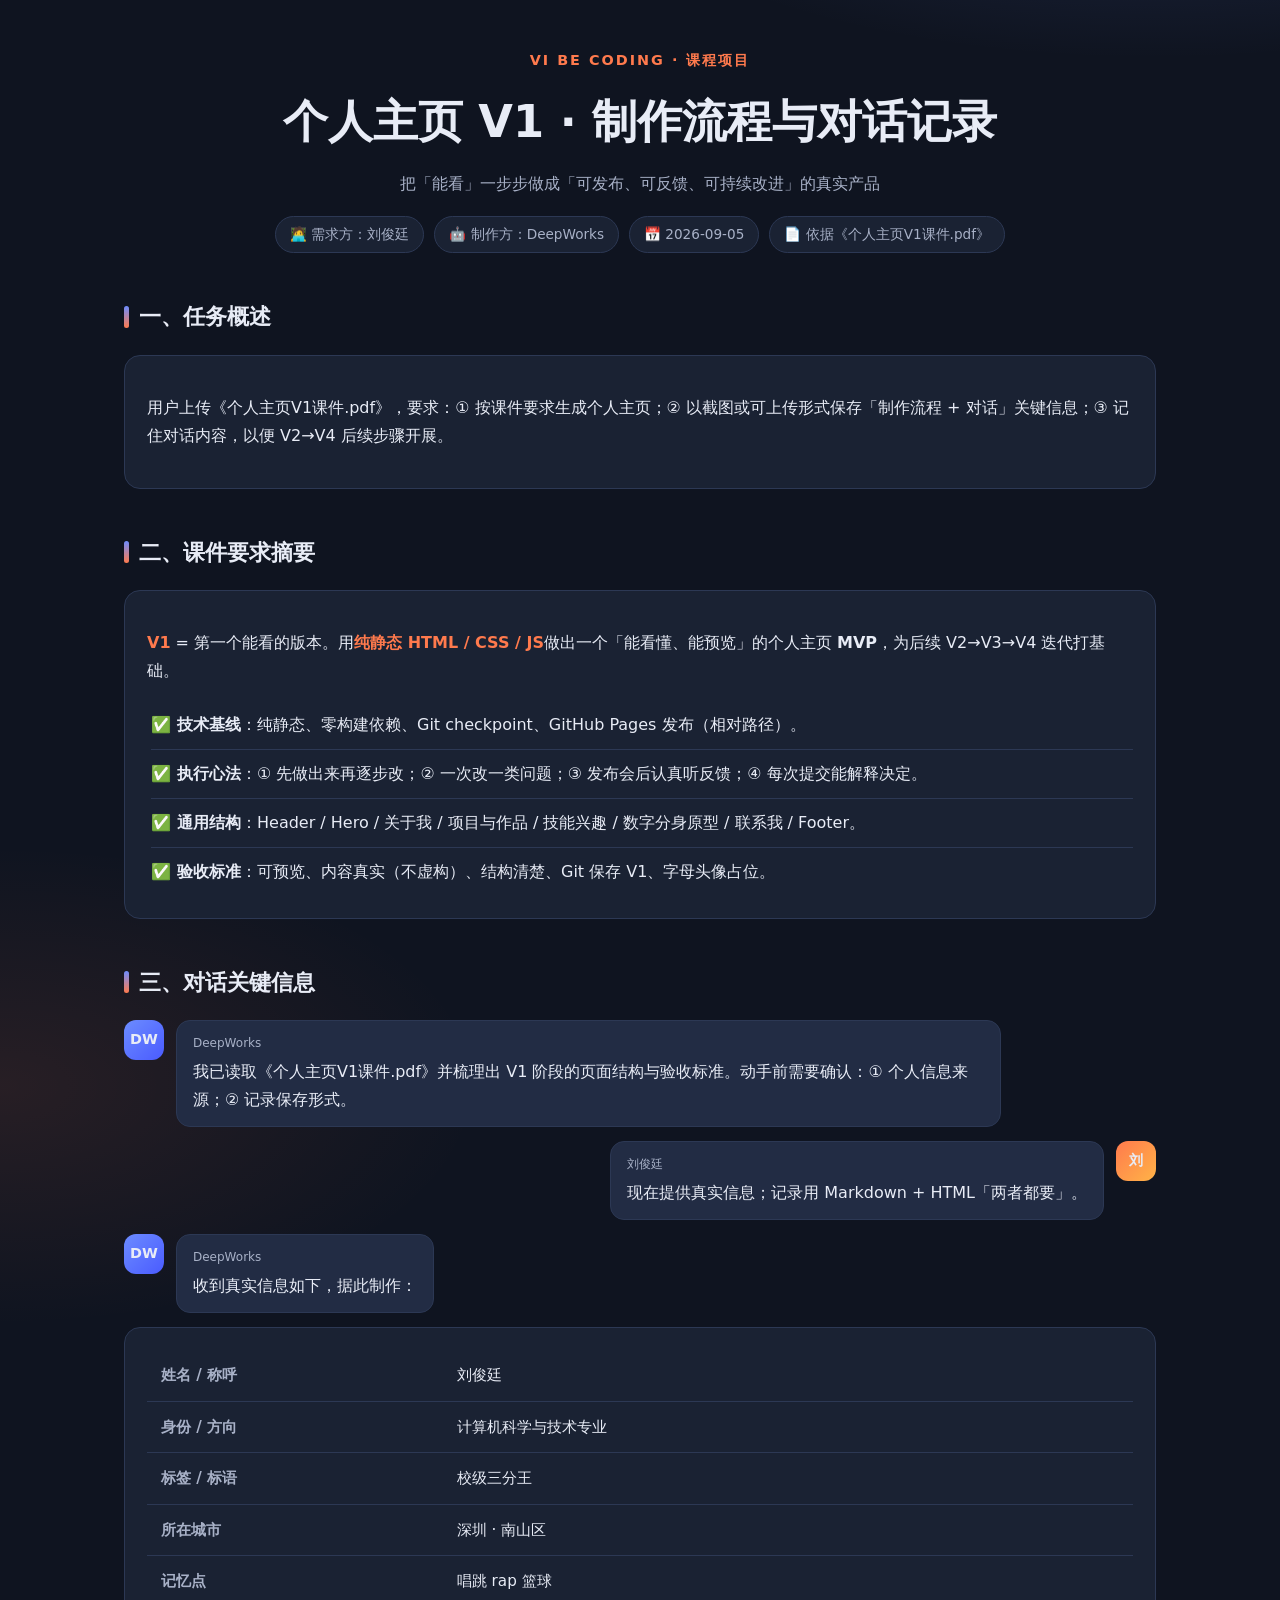
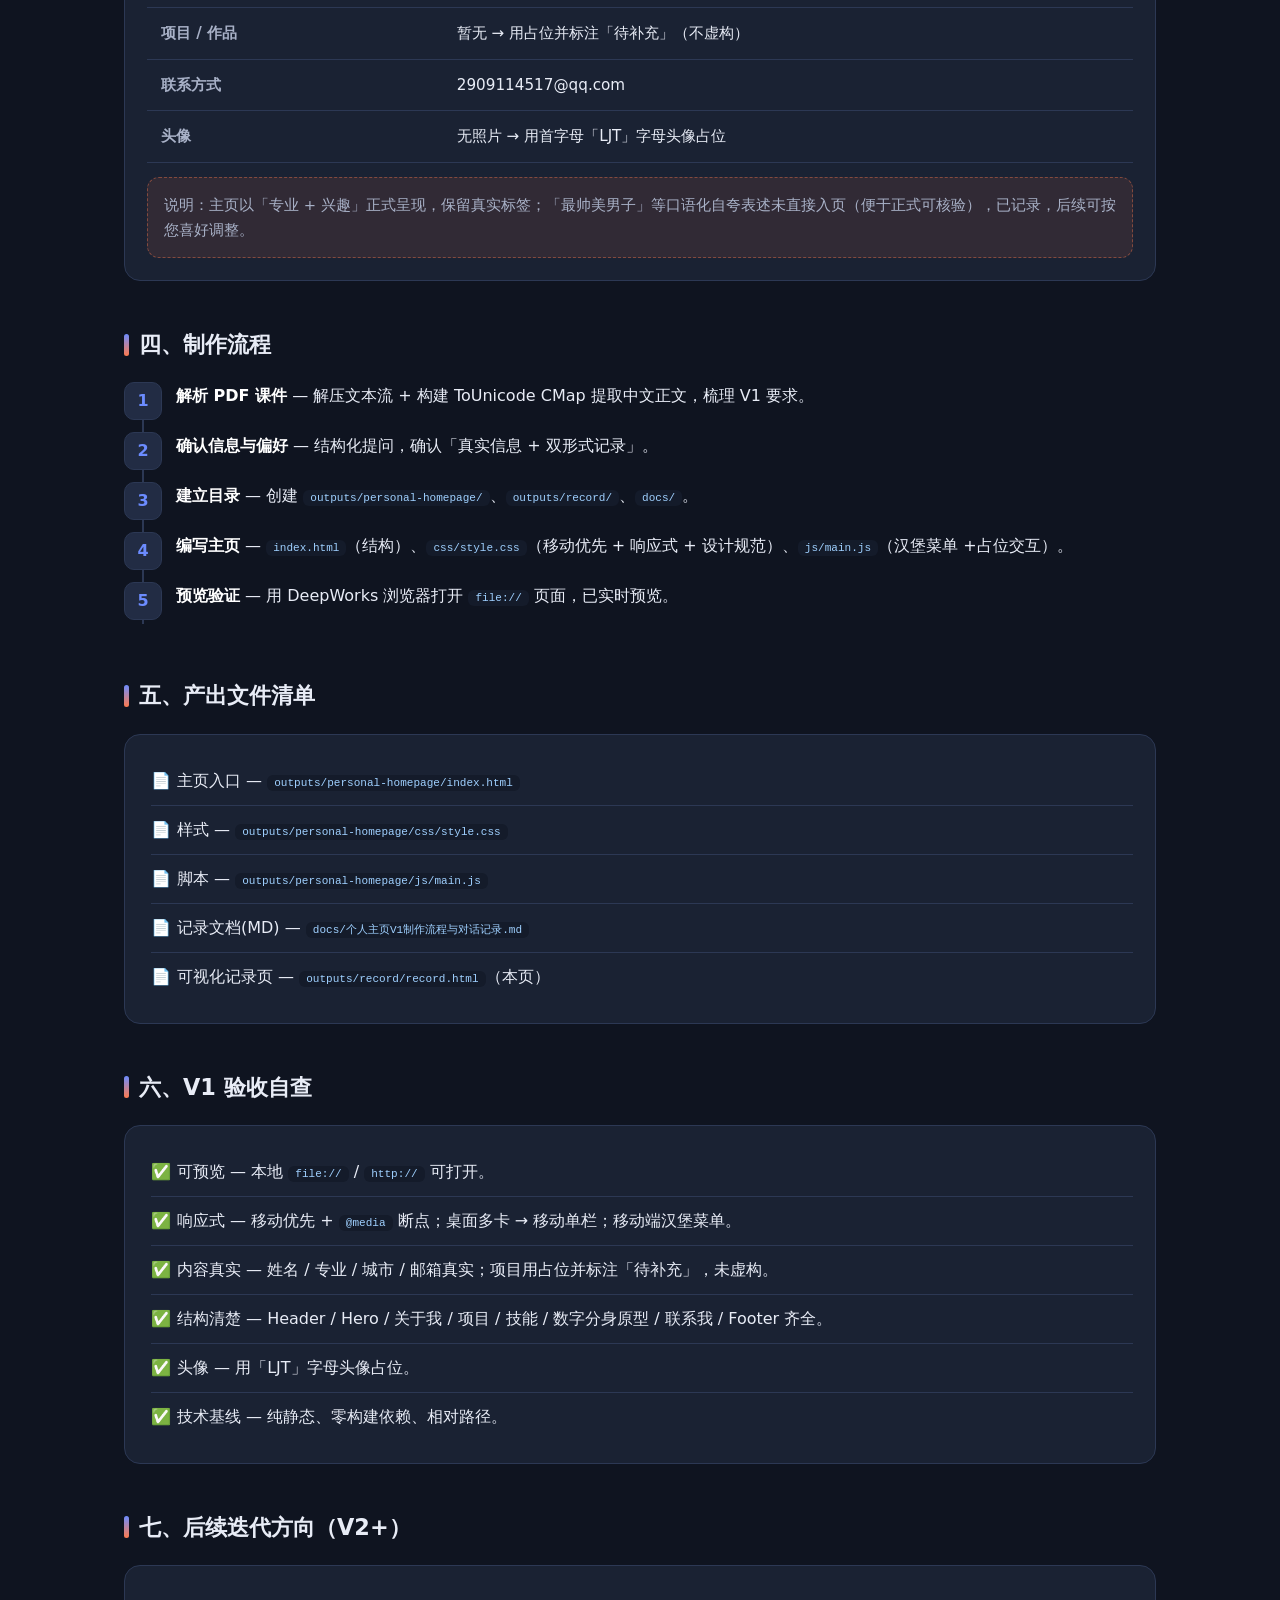
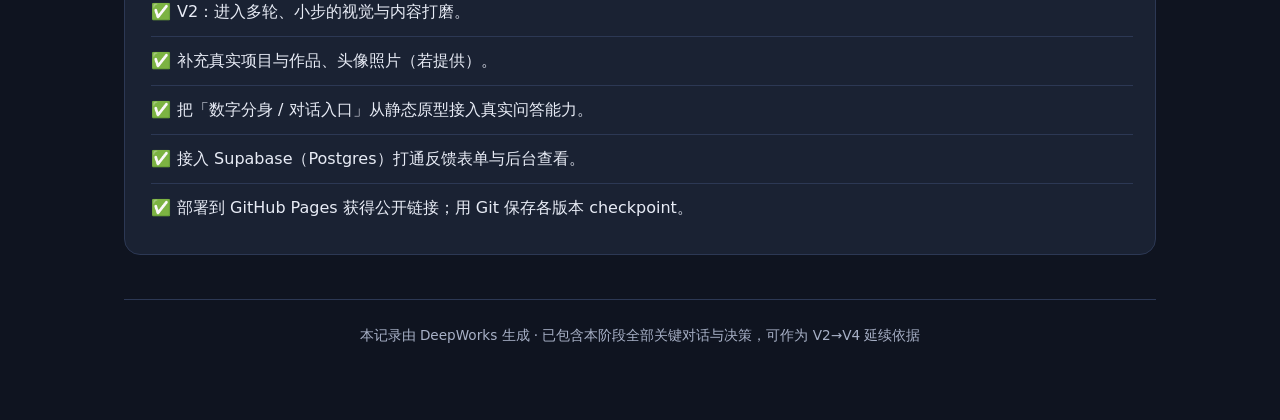
<file: outputs/record/record.html>
<!DOCTYPE html>
<html lang="zh-CN">
<head>
  <meta charset="UTF-8" />
  <meta name="viewport" content="width=device-width, initial-scale=1.0" />
  <title>个人主页 V1 · 制作流程与对话记录</title>
  <style>
    :root {
      --bg: #0f1420;
      --card: #1a2233;
      --card2: #222c44;
      --line: #2c3854;
      --text: #e8ecf6;
      --soft: #a8b1c7;
      --prime: #6c8cff;
      --accent: #ff7a4d;
      --green: #38d39f;
      --radius: 16px;
      --font: "Inter","PingFang SC","Microsoft YaHei","Segoe UI",system-ui,sans-serif;
    }
    * { box-sizing: border-box; }
    body {
      margin: 0; font-family: var(--font); background: var(--bg); color: var(--text);
      line-height: 1.75;
      background:
        radial-gradient(1000px 400px at 90% -5%, rgba(108,140,255,0.18), transparent 60%),
        radial-gradient(800px 400px at 0% 30%, rgba(255,122,77,0.10), transparent 60%),
        var(--bg);
    }
    .wrap { max-width: 1080px; margin: 0 auto; padding: 48px 24px 72px; }
    header.hero { text-align: center; margin-bottom: 40px; }
    header.hero .kicker { letter-spacing: 2px; color: var(--accent); font-weight: 700; font-size: .9rem; }
    header.hero h1 { font-size: clamp(1.9rem,5vw,2.8rem); margin: 10px 0 8px; font-weight: 800; }
    header.hero p { color: var(--soft); margin: 0; }
    .meta { display: flex; flex-wrap: wrap; gap: 10px; justify-content: center; margin-top: 18px; }
    .meta span {
      background: var(--card); border: 1px solid var(--line); padding: 6px 14px; border-radius: 999px;
      font-size: .85rem; color: var(--soft);
    }

    h2.section {
      font-size: 1.4rem; margin: 44px 0 18px; font-weight: 800; display: flex; align-items: center; gap: 10px;
    }
    h2.section::before { content: ""; width: 5px; height: 22px; border-radius: 3px;
      background: linear-gradient(180deg, var(--prime), var(--accent)); }
    .card { background: var(--card); border: 1px solid var(--line); border-radius: var(--radius); padding: 22px; }

    /* 对话 */
    .chat { display: flex; flex-direction: column; gap: 14px; }
    .msg { display: flex; gap: 12px; max-width: 85%; }
    .msg.you { align-self: flex-end; flex-direction: row-reverse; }
    .avatar { width: 40px; height: 40px; border-radius: 12px; flex-shrink: 0;
      display: flex; align-items: center; justify-content: center; font-weight: 800; font-size: .9rem; }
    .msg.ai .avatar { background: linear-gradient(135deg, var(--prime), #4a5bff); }
    .msg.you .avatar { background: linear-gradient(135deg, var(--accent), #ffb347); }
    .bubble { background: var(--card2); border: 1px solid var(--line); border-radius: 14px; padding: 12px 16px; }
    .bubble .who { font-size: .75rem; color: var(--soft); margin-bottom: 4px; }
    .bubble p { margin: 0; }

    /* 关键信息表 */
    table { width: 100%; border-collapse: collapse; }
    th, td { text-align: left; padding: 12px 14px; border-bottom: 1px solid var(--line); font-size: .95rem; }
    th { color: var(--soft); font-weight: 600; width: 30%; white-space: nowrap; }
    td { color: var(--text); }
    .hl { color: var(--accent); font-weight: 700; }

    /* 流程时间线 */
    ol.steps { list-style: none; padding: 0; margin: 0; position: relative; }
    ol.steps::before { content: ""; position: absolute; left: 18px; top: 8px; bottom: 8px; width: 2px; background: var(--line); }
    ol.steps li { position: relative; padding: 0 0 22px 52px; }
    ol.steps li::before { content: attr(data-n); position: absolute; left: 0; top: 0; width: 36px; height: 36px;
      border-radius: 10px; background: var(--card2); border: 1px solid var(--line);
      display: flex; align-items: center; justify-content: center; font-weight: 800; color: var(--prime); }
    ol.steps li b { color: #fff; }

    /* 文件清单 + 验收 */
    ul.files, ul.check { margin: 0; padding-left: 4px; list-style: none; }
    ul.files li, ul.check li { padding: 10px 0 10px 26px; position: relative; border-bottom: 1px solid var(--line); }
    ul.files li:last-child, ul.check li:last-child { border-bottom: 0; }
    ul.files li::before { content: "📄"; position: absolute; left: 0; }
    ul.check li::before { content: "✅"; position: absolute; left: 0; }
    code { background: #141b2a; padding: 2px 7px; border-radius: 6px; font-size: .85em; color: #9fd0ff; }

    .grid2 { display: grid; grid-template-columns: 1fr 1fr; gap: 18px; }
    .note { background: rgba(255,122,77,0.10); border: 1px dashed rgba(255,122,77,0.4); border-radius: 12px;
      padding: 14px 16px; color: var(--soft); font-size: .92rem; margin-top: 14px; }

    footer { text-align: center; color: var(--soft); font-size: .85rem; margin-top: 44px; border-top: 1px solid var(--line); padding-top: 24px; }
    @media (max-width: 720px) {
      .msg { max-width: 100%; }
      .grid2 { grid-template-columns: 1fr; }
    }
  </style>
</head>
<body>
  <div class="wrap">
    <header class="hero">
      <div class="kicker">VI BE CODING · 课程项目</div>
      <h1>个人主页 V1 · 制作流程与对话记录</h1>
      <p>把「能看」一步步做成「可发布、可反馈、可持续改进」的真实产品</p>
      <div class="meta">
        <span>🧑‍💻 需求方：刘俊廷</span>
        <span>🤖 制作方：DeepWorks</span>
        <span>📅 2026-09-05</span>
        <span>📄 依据《个人主页V1课件.pdf》</span>
      </div>
    </header>

    <h2 class="section">一、任务概述</h2>
    <div class="card">
      <p>用户上传《个人主页V1课件.pdf》，要求：① 按课件要求生成个人主页；② 以截图或可上传形式保存「制作流程 + 对话」关键信息；③ 记住对话内容，以便 V2→V4 后续步骤开展。</p>
    </div>

    <h2 class="section">二、课件要求摘要</h2>
    <div class="card">
      <p><span class="hl">V1</span> = 第一个能看的版本。用<span class="hl">纯静态 HTML / CSS / JS</span>做出一个「能看懂、能预览」的个人主页 <b>MVP</b>，为后续 V2→V3→V4 迭代打基础。</p>
      <ul class="check" style="border:none;">
        <li><b>技术基线</b>：纯静态、零构建依赖、Git checkpoint、GitHub Pages 发布（相对路径）。</li>
        <li><b>执行心法</b>：① 先做出来再逐步改；② 一次改一类问题；③ 发布会后认真听反馈；④ 每次提交能解释决定。</li>
        <li><b>通用结构</b>：Header / Hero / 关于我 / 项目与作品 / 技能兴趣 / 数字分身原型 / 联系我 / Footer。</li>
        <li><b>验收标准</b>：可预览、内容真实（不虚构）、结构清楚、Git 保存 V1、字母头像占位。</li>
      </ul>
    </div>

    <h2 class="section">三、对话关键信息</h2>
    <div class="chat">
      <div class="msg ai">
        <div class="avatar">DW</div>
        <div class="bubble">
          <div class="who">DeepWorks</div>
          <p>我已读取《个人主页V1课件.pdf》并梳理出 V1 阶段的页面结构与验收标准。动手前需要确认：① 个人信息来源；② 记录保存形式。</p>
        </div>
      </div>
      <div class="msg you">
        <div class="avatar">刘</div>
        <div class="bubble">
          <div class="who">刘俊廷</div>
          <p>现在提供真实信息；记录用 Markdown + HTML「两者都要」。</p>
        </div>
      </div>
      <div class="msg ai">
        <div class="avatar">DW</div>
        <div class="bubble">
          <div class="who">DeepWorks</div>
          <p>收到真实信息如下，据此制作：</p>
        </div>
      </div>
    </div>

    <div class="card" style="margin-top:14px;">
      <table>
        <tr><th>姓名 / 称呼</th><td>刘俊廷</td></tr>
        <tr><th>身份 / 方向</th><td>计算机科学与技术专业</td></tr>
        <tr><th>标签 / 标语</th><td>校级三分王</td></tr>
        <tr><th>所在城市</th><td>深圳 · 南山区</td></tr>
        <tr><th>记忆点</th><td>唱跳 rap 篮球</td></tr>
        <tr><th>项目 / 作品</th><td>暂无 → 用占位并标注「待补充」（不虚构）</td></tr>
        <tr><th>联系方式</th><td>2909114517@qq.com</td></tr>
        <tr><th>头像</th><td>无照片 → 用首字母「LJT」字母头像占位</td></tr>
      </table>
      <div class="note">说明：主页以「专业 + 兴趣」正式呈现，保留真实标签；「最帅美男子」等口语化自夸表述未直接入页（便于正式可核验），已记录，后续可按您喜好调整。</div>
    </div>

    <h2 class="section">四、制作流程</h2>
    <ol class="steps">
      <li data-n="1"><b>解析 PDF 课件</b> — 解压文本流 + 构建 ToUnicode CMap 提取中文正文，梳理 V1 要求。</li>
      <li data-n="2"><b>确认信息与偏好</b> — 结构化提问，确认「真实信息 + 双形式记录」。</li>
      <li data-n="3"><b>建立目录</b> — 创建 <code>outputs/personal-homepage/</code>、<code>outputs/record/</code>、<code>docs/</code>。</li>
      <li data-n="4"><b>编写主页</b> — <code>index.html</code>（结构）、<code>css/style.css</code>（移动优先 + 响应式 + 设计规范）、<code>js/main.js</code>（汉堡菜单 +占位交互）。</li>
      <li data-n="5"><b>预览验证</b> — 用 DeepWorks 浏览器打开 <code>file://</code> 页面，已实时预览。</li>
    </ol>

    <h2 class="section">五、产出文件清单</h2>
    <div class="card">
      <ul class="files">
        <li>主页入口 — <code>outputs/personal-homepage/index.html</code></li>
        <li>样式 — <code>outputs/personal-homepage/css/style.css</code></li>
        <li>脚本 — <code>outputs/personal-homepage/js/main.js</code></li>
        <li>记录文档(MD) — <code>docs/个人主页V1制作流程与对话记录.md</code></li>
        <li>可视化记录页 — <code>outputs/record/record.html</code>（本页）</li>
      </ul>
    </div>

    <h2 class="section">六、V1 验收自查</h2>
    <div class="card">
      <ul class="check">
        <li>可预览 — 本地 <code>file://</code> / <code>http://</code> 可打开。</li>
        <li>响应式 — 移动优先 + <code>@media</code> 断点；桌面多卡 → 移动单栏；移动端汉堡菜单。</li>
        <li>内容真实 — 姓名 / 专业 / 城市 / 邮箱真实；项目用占位并标注「待补充」，未虚构。</li>
        <li>结构清楚 — Header / Hero / 关于我 / 项目 / 技能 / 数字分身原型 / 联系我 / Footer 齐全。</li>
        <li>头像 — 用「LJT」字母头像占位。</li>
        <li>技术基线 — 纯静态、零构建依赖、相对路径。</li>
      </ul>
    </div>

    <h2 class="section">七、后续迭代方向（V2+）</h2>
    <div class="card">
      <ul class="check">
        <li>V2：进入多轮、小步的视觉与内容打磨。</li>
        <li>补充真实项目与作品、头像照片（若提供）。</li>
        <li>把「数字分身 / 对话入口」从静态原型接入真实问答能力。</li>
        <li>接入 Supabase（Postgres）打通反馈表单与后台查看。</li>
        <li>部署到 GitHub Pages 获得公开链接；用 Git 保存各版本 checkpoint。</li>
      </ul>
    </div>

    <footer>
      本记录由 DeepWorks 生成 · 已包含本阶段全部关键对话与决策，可作为 V2→V4 延续依据
    </footer>
  </div>
</body>
</html>
</file>
<file: css/style.css>
/* =========================================================
   V3 —— 美漫 / 超级英雄风格
   版权声明：所有图形均为 CSS 自绘（无位图）；未复制任何第三方
             品牌名、角色形象、插画、文案或 Logo。

   字体：Bangers（拉丁）—— Copyright 2010 The Bangers Project Authors
         ZCOOL KuaiLe 站酷快乐体（中文）—— Copyright 2018 The ZCOOL KuaiLe Project Authors
         两者均为 SIL Open Font License 1.1，无 Reserved Font Name。
         已按 text= 子集化自托管，授权全文见 assets/fonts/OFL-*.txt
   ========================================================= */

/* ---------- 自托管字体 ---------- */
@font-face {
  font-family: "Bangers";
  src: url("../assets/fonts/bangers-latin.woff2") format("woff2");
  font-weight: 400;
  font-style: normal;
  font-display: swap;
  unicode-range: U+0000-00FF, U+0131, U+0152-0153, U+2000-206F,
                 U+2074, U+20AC, U+2122, U+2191, U+2193, U+2212,
                 U+2215, U+FEFF, U+FFFD;
}

@font-face {
  font-family: "ZCOOL KuaiLe";
  src: url("../assets/fonts/zcool-kuaile-subset.woff2") format("woff2");
  font-weight: 400;
  font-style: normal;
  font-display: swap;
}

:root {
  --red:    #F0392B;
  --blue:   #2E7DE0;
  --blue-d: #1B3A72;
  --sky-1:  #8FC8F7;
  --sky-2:  #3D86D8;
  --yellow: #FFD400;
  --pink:   #FF4F96;
  --ink:    #0E0E0E;
  --paper:  #FFFDF5;

  --maxw: 1100px;
  --font: system-ui, -apple-system, "Segoe UI", "PingFang SC",
          "Microsoft YaHei", "Hiragino Sans GB", sans-serif;
  /* 拉丁用 Bangers，中文回退到站酷快乐体 */
  --display: "Bangers", "ZCOOL KuaiLe", Impact, "Arial Black",
             "Microsoft YaHei", sans-serif;
}

* { box-sizing: border-box; margin: 0; padding: 0; }

html { scroll-behavior: smooth; }

body {
  font-family: var(--font);
  color: var(--ink);
  background: var(--paper);
  line-height: 1.75;
  overflow-x: hidden;
}

a { color: inherit; text-decoration: none; }
img, svg { max-width: 100%; display: block; }

/* 无障碍：跳转链接 + 键盘焦点 */
.skip {
  position: absolute;
  left: -9999px;
  top: 0;
  z-index: 200;
  background: var(--yellow);
  color: var(--ink);
  font-weight: 800;
  padding: 12px 18px;
  border: 4px solid var(--ink);
}
.skip:focus { left: 12px; top: 12px; }

:focus-visible {
  outline: 4px dashed var(--yellow);
  outline-offset: 3px;
}

/* ---------- 通用按钮 ---------- */
.btn {
  display: inline-flex;
  align-items: center;
  justify-content: center;
  gap: 8px;
  font-family: var(--font);
  font-weight: 800;
  letter-spacing: 1px;
  font-size: .95rem;
  padding: 13px 24px;
  border: 4px solid var(--ink);
  border-radius: 6px;
  box-shadow: 5px 5px 0 var(--ink);
  cursor: pointer;
  transition: transform .12s ease, box-shadow .12s ease;
}
.btn:hover  { transform: translate(2px, 2px); box-shadow: 2px 2px 0 var(--ink); }
.btn:active { transform: translate(5px, 5px); box-shadow: 0 0 0 var(--ink); }
.btn--red    { background: var(--red);    color: #fff; }
.btn--blue   { background: var(--blue);   color: #fff; }
.btn--yellow { background: var(--yellow); color: var(--ink); }
.btn--lg     { padding: 17px 32px; font-size: 1.05rem; }
/* 主按钮轻微"心跳"，把视线拉过去 */
.btn--red, .btn--lg { animation: btnPulse 2.4s ease-in-out infinite; }

/* ---------- 顶部导航 ---------- */
.topbar {
  position: sticky;
  top: 0;
  z-index: 60;
  display: flex;
  align-items: center;
  justify-content: space-between;
  gap: 16px;
  padding: 10px 24px;
  background: var(--ink);
  border-bottom: 5px solid var(--ink);
}
/* 阅读进度条：贴在导航条下沿 */
.progress {
  position: absolute;
  left: 0; right: 0; bottom: -5px;
  height: 5px;
  background: rgba(255, 255, 255, .16);
  pointer-events: none;
}
.progress i {
  display: block;
  height: 100%;
  width: 100%;
  background: linear-gradient(90deg, var(--yellow), var(--pink), var(--red));
  transform-origin: 0 50%;
  transform: scaleX(0);
}
.topbar__logo {
  font-family: var(--display);
  font-weight: 900;
  font-size: 1.6rem;
  letter-spacing: 1px;
  color: var(--yellow);
  line-height: 1.2;
  transition: rotate .18s ease, scale .18s ease;
}
.topbar__logo:hover { rotate: -5deg; scale: 1.1; }
.topbar__nav { display: flex; gap: 8px; }
.topbar__nav a {
  color: #fff;
  font-weight: 700;
  font-size: .9rem;
  padding: 5px 12px;
  border-radius: 999px;
  transition: background .15s ease, color .15s ease, rotate .15s ease, scale .15s ease;
}
.topbar__nav a:hover { background: var(--yellow); color: var(--ink); rotate: -4deg; scale: 1.12; }

/* ---------- 展示字体统一加粗 ---------- */
.hero__title, .h-title, .strip-cta__title, .site-footer__big, .topbar__logo {
  font-weight: 900;
}

/* ---------- HERO ---------- */
.hero {
  position: relative;
  min-height: 90vh;
  display: grid;
  place-items: center;
  overflow: hidden;
  background: linear-gradient(180deg, var(--sky-1) 0%, #6FAFE4 55%, var(--sky-2) 100%);
  border-bottom: 5px solid var(--ink);
}

.hero__sun {
  position: absolute;
  top: 34px; right: 44px;
  width: 116px; height: 116px;
  border-radius: 50%;
  background: radial-gradient(circle at 35% 35%, #FFF6B8, var(--yellow));
  border: 4px solid var(--ink);
  z-index: 0;
  animation: bob 5s ease-in-out infinite;
}

/* 放射光线（缓慢旋转，漫画"冲击力"背景） */
.rays {
  position: absolute;
  top: 50%; left: 50%;
  width: 150vmax; height: 150vmax;
  translate: -50% -50%;
  background: repeating-conic-gradient(from 0deg,
    rgba(255, 255, 255, .42) 0deg 5deg,
    rgba(255, 255, 255, 0) 5deg 12deg);
  opacity: .28;
  z-index: 0;
  animation: spin 90s linear infinite;
}

.skyline {
  position: absolute;
  left: 0; right: 0; bottom: 0;
  height: 40%;
  display: flex;
  align-items: flex-end;
  gap: 3px;
  z-index: 1;
}
.bld {
  flex: 1 1 0;
  position: relative;
  border: 4px solid var(--ink);
  border-bottom: none;
  background-color: #24509C;
  background-image: radial-gradient(rgba(255, 212, 0, .92) 2px, transparent 2.6px);
  background-size: 13px 15px;
  background-position: 6px 10px;
}
.bld:nth-child(even) { background-color: #3168BE; }
.b1 { height: 52%; } .b2 { height: 74%; } .b3 { height: 42%; }
.b4 { height: 88%; } .b5 { height: 58%; } .b6 { height: 80%; }
.b7 { height: 46%; } .b8 { height: 68%; } .b9 { height: 54%; }

.hero__inner {
  position: relative;
  z-index: 2;
  text-align: center;
  padding: 92px 24px 200px;
  max-width: 900px;
}

.kicker {
  display: inline-block;
  background: var(--ink);
  color: #fff;
  font-weight: 800;
  font-size: .78rem;
  letter-spacing: 3px;
  padding: 6px 14px;
  border-radius: 4px;
  margin-bottom: 18px;
}

.hero__title {
  font-family: var(--display);
  font-size: clamp(3.6rem, 16vw, 9.5rem);
  line-height: 1;
  letter-spacing: 3px;
  color: var(--red);
  -webkit-text-stroke: 3.5px var(--ink);
  text-shadow: 7px 7px 0 var(--ink), 13px 13px 0 rgba(0, 0, 0, .18);
  animation: popIn .7s cubic-bezier(.2, .9, .3, 1.35) both,
             wobble 6.5s ease-in-out 1.2s infinite;
}

/* 漂浮的小星星（Hero 装饰） */
.sparks { position: absolute; inset: 0; z-index: 2; pointer-events: none; }
.spark {
  position: absolute;
  width: 26px; height: 26px;
  background: #fff;
  clip-path: polygon(50% 0%, 62% 38%, 100% 50%, 62% 62%,
                     50% 100%, 38% 62%, 0% 50%, 38% 38%);
  animation: twinkle 3.2s ease-in-out infinite,
             drift 7.5s ease-in-out infinite;
}
.spark--1 { top: 14%; left:  8%; width: 34px; height: 34px; }
.spark--2 { top: 24%; left: 22%; width: 18px; height: 18px; background: var(--yellow); animation-delay: .4s, 1.1s; }
.spark--3 { top: 12%; left: 70%; width: 22px; height: 22px; background: var(--yellow); animation-delay: .9s, .3s; }
.spark--4 { top: 32%; left: 88%; width: 30px; height: 30px; animation-delay: 1.4s, 1.8s; }
.spark--5 { top: 50%; left: 10%; width: 20px; height: 20px; background: var(--pink); animation-delay: .2s, 2.2s; }
.spark--6 { top: 44%; left: 86%; width: 24px; height: 24px; background: var(--yellow); animation-delay: 1.8s, .8s; }
.spark--7 { top: 46%; left:  4%; width: 16px; height: 16px; animation-delay: 2.1s, 1.5s; }
.spark--8 { top:  8%; left: 44%; width: 20px; height: 20px; background: var(--pink); animation-delay: .6s, 2.6s; }
.hero__title .bang { color: var(--yellow); }

.hero__sub {
  margin-top: 18px;
  font-weight: 700;
  color: #0B2545;
  font-size: clamp(.95rem, 2.4vw, 1.2rem);
}

.hero__cta { margin-top: 30px; display: flex; flex-wrap: wrap; gap: 16px; justify-content: center; }

/* 拟声词爆点 */
.burst {
  position: absolute;
  top: 15%; right: 8%;
  z-index: 3;
  width: 122px; height: 122px;
  display: grid;
  place-items: center;
  background: var(--yellow);
  color: var(--red);
  font-family: var(--display);
  font-weight: 900;
  font-size: 1.6rem;
  rotate: -12deg;
  animation: burstIn .6s cubic-bezier(.2, .9, .3, 1.5) both .25s;
  clip-path: polygon(
    50% 0%, 61% 12%, 76% 6%, 78% 22%, 94% 22%, 86% 36%,
    100% 47%, 86% 57%, 94% 72%, 78% 72%, 76% 88%, 61% 82%,
    50% 100%, 39% 82%, 24% 88%, 22% 72%, 6% 72%, 14% 57%,
    0% 47%, 14% 36%, 6% 22%, 22% 22%, 24% 6%, 39% 12%
  );
}

/* ---------- 对话气泡 ---------- */
.bubble {
  position: relative;
  background: #fff;
  border: 4px solid var(--ink);
  border-radius: 16px;
  padding: 13px 17px;
  font-weight: 600;
  font-size: .95rem;
  line-height: 1.6;
  box-shadow: 5px 5px 0 rgba(0, 0, 0, .9);
  max-width: 340px;
}
.bubble::after,
.bubble::before {
  content: "";
  position: absolute;
  top: 100%;
  width: 0; height: 0;
  border-left: 9px solid transparent;
  border-right: 9px solid transparent;
  border-top: 14px solid var(--ink);
  border-bottom: 0;
  left: 26px;
}
.bubble::before {
  left: 29px;
  border-left-width: 6px;
  border-right-width: 6px;
  border-top: 10px solid #fff;
  z-index: 1;
}
.bubble--alt::after  { left: auto; right: 26px; }
.bubble--alt::before { left: auto; right: 29px; }

.bubble--hero {
  position: absolute;
  left: 6%;
  bottom: 26%;
  z-index: 3;
  rotate: -3deg;
  animation: floaty 4.5s ease-in-out infinite;
}

/* ---------- 区块通用 ---------- */
.section {
  position: relative;
  padding: 66px 24px;
  border-bottom: 5px solid var(--ink);
  overflow: hidden;
}
.section::before {
  content: "";
  position: absolute;
  inset: 0;
  background-image: radial-gradient(rgba(0, 0, 0, .13) 1.5px, transparent 1.7px);
  background-size: 12px 12px;
  opacity: .55;
  pointer-events: none;
  z-index: 0;
}
.section > * {
  position: relative;
  z-index: 1;
  max-width: var(--maxw);
  margin-left: auto;
  margin-right: auto;
}

/* 每个分区自带一个强调色：卡片左侧色条、分隔线中间的菱形都用它 */
.section--blue   { background: var(--blue);   color: #fff;        --accent: var(--yellow); }
.section--yellow { background: var(--yellow); color: var(--ink);  --accent: var(--red); }
.section--pink   { background: var(--pink);   color: #fff;        --accent: var(--yellow); }
.section--red    { background: var(--red);    color: #fff;        --accent: var(--yellow); }

.h-title {
  position: relative;
  font-family: var(--display);
  font-size: clamp(1.7rem, 6vw, 3rem);
  line-height: 1.15;
  letter-spacing: 2px;
  color: var(--yellow);
  -webkit-text-stroke: 2.5px var(--ink);
  text-shadow: 4px 4px 0 var(--ink);
  margin-bottom: 8px;
  rotate: -2deg;
}
/* 标题后面的星形贴纸 */
.h-title::before {
  content: "";
  position: absolute;
  top: -20px; left: -30px;
  width: 78px; height: 78px;
  background: var(--yellow);
  clip-path: polygon(50% 0%, 61% 35%, 98% 35%, 68% 57%,
                     79% 91%, 50% 70%, 21% 91%, 32% 57%, 2% 35%, 39% 35%);
  opacity: .55;
  z-index: -1;
  rotate: -10deg;
  animation: twinkle 4s ease-in-out infinite;
}
.section--yellow .h-title::before { background: #fff; opacity: .38; }
.section--yellow .h-title { color: #fff; }
.h-title--big { font-size: clamp(2rem, 7.5vw, 3.6rem); line-height: 1.15; }

.section__lead { font-weight: 600; opacity: .96; margin-bottom: 28px; }

/* ---------- 面板 ---------- */
.panel {
  --tilt: 0deg;
  position: relative;
  background: #fff;
  color: var(--ink);
  /* 借鉴参考稿的"边框语言"：常态是一圈描边 + 一条左侧强调色带，
     悬停时描边整体换成强调色、色带退回墨黑 —— 用颜色变化表达状态，
     而不是加粗边框。描边粗细、色带宽度、配色都按本站风格自定。 */
  border: 4px solid var(--ink);
  border-left: 13px solid var(--accent, var(--red));
  border-radius: 8px;
  box-shadow: 7px 7px 0 var(--ink);
  padding: 20px 20px 20px 11px;
  rotate: var(--tilt);
  transition: scale .18s ease, box-shadow .18s ease, rotate .18s ease,
              border-color .2s ease, border-left-color .2s ease;
}
/* 悬停：摆正 + 抬起来 + 描边换色（漫画"贴纸"手感） */
.panel:hover {
  rotate: -2deg;
  scale: 1.05;
  box-shadow: 13px 13px 0 var(--ink);
  border-color: var(--accent, var(--red));
  border-left-color: var(--ink);
}
.panel__tag {
  position: absolute;
  top: -15px; left: 14px;
  background: var(--yellow);
  border: 3px solid var(--ink);
  border-radius: 4px;
  font-weight: 800;
  font-size: .76rem;
  padding: 2px 10px;
}
.panel__tag--muted { background: #E7E2D6; }
.panel__title {
  font-family: var(--display);
  font-weight: 900;
  font-size: 1.15rem;
  letter-spacing: 1px;
  margin: 12px 0 6px;
}
.panel__text { font-size: .95rem; color: #2b2b2b; line-height: 1.7; }

.panel__stage {
  display: flex;
  align-items: center;
  gap: 16px;
  min-height: 150px;
  padding-top: 10px;
}
.actor {
  flex: none;
  font-size: 3rem;
  line-height: 1;
  filter: drop-shadow(3px 3px 0 rgba(0, 0, 0, .35));
}

.strip { display: grid; grid-template-columns: repeat(3, 1fr); gap: 26px; }
.grid { display: grid; grid-template-columns: repeat(auto-fit, minmax(240px, 1fr)); gap: 26px; }
.grid--works { grid-template-columns: repeat(auto-fit, minmax(220px, 1fr)); }

/* ---------- chips ---------- */
.chips { display: flex; flex-wrap: wrap; gap: 10px; margin-top: 10px; }
.chip {
  display: inline-block;
  background: var(--blue);
  color: #fff;
  border: 3px solid var(--ink);
  border-radius: 6px;
  padding: 6px 12px;
  font-weight: 700;
  font-size: .84rem;
  box-shadow: 3px 3px 0 var(--ink);
}

/* ---------- 黄色 CTA 条 ---------- */
.strip-cta {
  position: relative;
  text-align: center;
  padding: 58px 24px;
  background: var(--yellow);
  color: var(--ink);
  border-bottom: 5px solid var(--ink);
  overflow: hidden;
}
.strip-cta__title {
  font-family: var(--display);
  font-size: clamp(1.7rem, 5.5vw, 2.8rem);
  letter-spacing: 2px;
  color: #fff;
  -webkit-text-stroke: 2.5px var(--ink);
  text-shadow: 4px 4px 0 var(--ink);
}
.strip-cta__text { margin: 12px 0 22px; font-weight: 600; }

/* ---------- 条码装饰 ---------- */
.barcode {
  display: inline-block;
  width: 118px; height: 44px;
  background-color: #fff;
  background-image: repeating-linear-gradient(90deg,
    var(--ink) 0 2px, transparent 2px 5px,
    var(--ink) 5px 6px, transparent 6px 9px,
    var(--ink) 9px 13px, transparent 13px 15px);
  border: 3px solid var(--ink);
  vertical-align: middle;
}
.strip-cta .barcode { position: absolute; right: 22px; bottom: 18px; }

/* ---------- 台词区 ---------- */
.voices { display: flex; flex-direction: column; gap: 30px; }
.voice { display: flex; align-items: center; gap: 18px; max-width: 660px; }
.voice--right { flex-direction: row-reverse; margin-left: auto; }
.actor--round {
  flex: none;
  width: 74px; height: 74px;
  border-radius: 50%;
  background: #fff;
  border: 4px solid var(--ink);
  box-shadow: 4px 4px 0 var(--ink);
  display: grid;
  place-items: center;
  font-size: 2rem;
}

/* ---------- 联系 ---------- */
.contact { display: flex; flex-direction: column; align-items: flex-start; gap: 20px; }

/* ---------- FOOTER ---------- */
.site-footer {
  background: var(--blue-d);
  color: #fff;
  text-align: center;
  padding: 44px 24px 28px;
  border-top: 5px solid var(--ink);
  overflow: hidden;
}
.site-footer__big {
  font-family: var(--display);
  font-size: clamp(3rem, 16vw, 9rem);
  line-height: 1;
  letter-spacing: 4px;
  color: var(--yellow);
  -webkit-text-stroke: 3px var(--ink);
  text-shadow: 6px 6px 0 var(--ink);
}
.site-footer__nav { display: flex; justify-content: center; gap: 20px; margin: 22px 0 10px; font-weight: 700; }
.site-footer__nav a:hover { color: var(--yellow); }

/* =========================================================
   动效层（全部只动 opacity / translate / scale / rotate，性能友好）
   ========================================================= */

/* ---------- 滚动淡入 ----------
   默认可见；只有在 <html> 带上 .js 时才隐藏，脚本失效也不会白屏。
   注意：用独立的 translate / rotate / scale 属性，
   这样"倾斜"和"淡入位移"和"悬停抬起"三者互不打架。 */
html.js .reveal {
  opacity: 0;
  translate: 0 26px;
  transition: opacity .55s ease,
              translate .55s cubic-bezier(.2, .9, .3, 1.18),
              scale .18s ease, rotate .18s ease, box-shadow .18s ease;
}
html.js .reveal.is-visible { opacity: 1; translate: 0 0; }

/* 错落入场：网格里的卡片依次弹出 */
html.js .grid > .reveal:nth-child(1),
html.js .strip > .reveal:nth-child(1) { transition-delay: 0ms; }
html.js .grid > .reveal:nth-child(2),
html.js .strip > .reveal:nth-child(2) { transition-delay: 80ms; }
html.js .grid > .reveal:nth-child(3),
html.js .strip > .reveal:nth-child(3) { transition-delay: 160ms; }
html.js .grid > .reveal:nth-child(4) { transition-delay: 240ms; }
html.js .grid > .reveal:nth-child(5) { transition-delay: 320ms; }
html.js .grid > .reveal:nth-child(6) { transition-delay: 400ms; }

/* ---------- 手贴感：卡片轻微倾斜 ---------- */
.strip > .panel:nth-child(1) { --tilt: -1.6deg; }
.strip > .panel:nth-child(2) { --tilt: 1.3deg; }
.strip > .panel:nth-child(3) { --tilt: -0.9deg; }
.grid > .panel:nth-child(3n + 1) { --tilt: -1.2deg; }
.grid > .panel:nth-child(3n + 2) { --tilt: 1.4deg; }
.grid > .panel:nth-child(3n)     { --tilt: -0.7deg; }

/* ---------- chips 也来点反应：悬停直接反色（同参考稿的"激活"状态） ---------- */
.chip {
  transition: rotate .16s ease, scale .16s ease,
              background-color .18s ease, color .18s ease, border-color .18s ease;
}
.chip:hover {
  rotate: -3deg;
  scale: 1.08;
  background: var(--yellow);
  color: var(--ink);
  border-color: var(--ink);
}

/* ---------- 角色 Emoji：轻微上下浮动 ---------- */
.actor { animation: bob 3.4s ease-in-out infinite; }

/* ---------- 跑马灯 ---------- */
.ticker {
  overflow: hidden;
  padding: 10px 0;
  background: var(--ink);
  border-bottom: 5px solid var(--ink);
}
.ticker__track {
  display: flex;
  width: max-content;
  animation: marquee 18s linear infinite;
}
/* 每组至少占满一屏：配合 track 的 -50% 位移，
   保证宽屏下滚动到头也不会出现空档 */
.tk-group {
  display: flex;
  align-items: center;
  justify-content: space-around;
  min-width: 100vw;
  white-space: nowrap;
}
.tk {
  padding: 0 12px;
  font-family: var(--display);
  font-weight: 900;
  font-size: 1.6rem;
  letter-spacing: 3px;
  color: var(--yellow);
}
.tk--alt { color: #fff; }
.tk--star {
  padding: 0 4px;
  color: var(--red);
  scale: 1.15;
  animation: spin 12s linear infinite;
}
.ticker--foot { border-top: 5px solid var(--ink); border-bottom: none; }
.ticker--foot .tk { color: #fff; }
.ticker--foot .tk--alt { color: var(--yellow); }

/* ---------- 拟声词（复用星形爆点） ---------- */
.sfx {
  display: grid;
  place-items: center;
  font-family: var(--display);
  font-weight: 900;
  font-size: 1.35rem;
  letter-spacing: 1px;
  padding: 16px 14px;
  background: var(--red);
  color: #fff;
  animation: burstIn .6s cubic-bezier(.2, .9, .3, 1.5) both .15s;
  clip-path: polygon(
    50% 0%, 61% 12%, 76% 6%, 78% 22%, 94% 22%, 86% 36%,
    100% 47%, 86% 57%, 94% 72%, 78% 72%, 76% 88%, 61% 82%,
    50% 100%, 39% 82%, 24% 88%, 22% 72%, 6% 72%, 14% 57%,
    0% 47%, 14% 36%, 6% 22%, 22% 22%, 24% 6%, 39% 12%
  );
}
.strip-cta > .sfx { position: absolute; top: 16px; right: 8%; rotate: 8deg; }
.section > .sfx { position: absolute; z-index: 2; }
.sfx--works { top: 22px; right: 7%; rotate: -14deg; background: var(--yellow); color: var(--red); }
.sfx--story { top: 22px; right: 7%; rotate: 12deg; background: var(--pink); }

/* ---------- 关键帧 ---------- */
@keyframes popIn {
  from { opacity: 0; scale: .82; }
  60%  { scale: 1.04; }
  to   { opacity: 1; scale: 1; }
}
@keyframes burstIn {
  from { opacity: 0; scale: .35; }
  to   { opacity: 1; scale: 1; }
}
@keyframes spin { to { rotate: 360deg; } }
@keyframes bob {
  0%, 100% { translate: 0 0; }
  50%      { translate: 0 -8px; }
}
@keyframes floaty {
  0%, 100% { translate: 0 0; }
  50%      { translate: 0 -12px; }
}
@keyframes marquee { to { translate: -50% 0; } }
/* 标题缓慢左右摇晃，像被风吹 */
@keyframes wobble {
  0%, 100% { rotate: -1.1deg; }
  50%      { rotate: 1.1deg; }
}
/* 星星一闪一闪 */
@keyframes twinkle {
  0%, 100% { opacity: .35; scale: .8; }
  50%      { opacity: 1;   scale: 1.15; }
}
/* 星星缓慢漂移 */
@keyframes drift {
  0%, 100% { translate: 0 0; }
  50%      { translate: 7px -16px; }
}
/* 按钮心跳 */
@keyframes btnPulse {
  0%, 100% { scale: 1; }
  50%      { scale: 1.05; }
}

/* =========================================================
   分区进度轨 + 章节分隔线
   思路取自参考稿（"沿分区描出来的一根粗线 + 跟着滚动走的圆点"、
   "短横分隔线"），形状 / 配色 / 尺寸 / 结构全部按本站美漫风格重做，
   未使用其任何数值、类名或代码。
   ========================================================= */

/* ---------- 章节分隔线：一小段墨黑虚线 + 正中一颗菱形 ---------- */
.rule {
  position: relative;
  width: 300px;
  max-width: 64%;
  height: 20px;
  margin: 0 auto 30px;
  background-image: repeating-linear-gradient(
    90deg, var(--ink) 0 15px, transparent 15px 25px);
  background-size: 100% 5px;
  background-position: 50% 50%;
  background-repeat: no-repeat;
  opacity: .85;
}
.rule::after {
  content: "";
  position: absolute;
  left: 50%;
  top: 50%;
  width: 15px;
  height: 15px;
  background: var(--accent, var(--yellow));
  border: 4px solid var(--ink);
  rotate: 45deg;
  translate: -50% -50%;
}

/* ---------- 分区滚动进度轨：贯穿分区的一条粗线 ----------
   宽屏：贴在版心左侧的一条竖粗线，几乎铺满分区高度；
   窄屏：同样的粗线改成贴着左边缘、贯穿整个分区。
   进度值 --p（0~1）由脚本写入：没走到的部分是淡色轨道（整条线始终可见），
   走过的部分由 rail__fill 从上往下长出来，rail__dot 是跟着走的"笔头"。 */
.section > .rail {
  position: absolute;
  top: 24px;
  bottom: 24px;
  left: calc(50% - var(--maxw) / 2 - 44px);
  width: 26px;
  max-width: none;
  margin: 0;
  z-index: 3;
  pointer-events: none;
}
/* 没走到的部分：淡色轨道，让"整条线"一直看得见 */
.section > .rail .rail__track {
  position: absolute;
  inset: 0;
  display: block;
  background: rgba(255, 255, 255, .78);
  border: 5px solid var(--ink);
  border-radius: 999px;
  overflow: hidden;
  box-shadow: 4px 4px 0 rgba(0, 0, 0, .22);
}
/* 走过的部分：随滚动从上往下长出来 */
.section > .rail .rail__fill {
  position: absolute;
  inset: 0;
  display: block;
  background: linear-gradient(180deg, var(--yellow) 0%, var(--pink) 55%, var(--red) 100%);
  transform-origin: 50% 0;
  transform: scaleY(var(--p, 0));
}
/* 笔头：跟着进度走的圆点 */
.section > .rail .rail__dot {
  position: absolute;
  left: 50%;
  top: calc(var(--p, 0) * 100%);
  width: 30px;
  height: 30px;
  display: block;
  background: var(--accent, var(--yellow));
  border: 5px solid var(--ink);
  border-radius: 50%;
  box-shadow: 3px 3px 0 rgba(0, 0, 0, .22);
  translate: -50% -50%;
}

@media (max-width: 1199px) {
  .section > .rail {
    top: 0;
    bottom: 0;
    left: 0;
    width: 12px;
  }
  .section > .rail .rail__track {
    border-width: 0 5px 0 0;
    border-radius: 0;
    box-shadow: none;
  }
  .section > .rail .rail__fill {
    background: linear-gradient(180deg, var(--yellow) 0%, var(--red) 100%);
  }
  .section > .rail .rail__dot {
    left: 6px;
    width: 22px;
    height: 22px;
    border-width: 4px;
    box-shadow: none;
  }
}

/* ---------- 响应式 ---------- */
@media (max-width: 820px) {
  .strip { grid-template-columns: 1fr; }
  .voice, .voice--right { max-width: none; margin-left: 0; }
  .hero__inner { padding: 76px 20px 180px; }
  .burst { width: 90px; height: 90px; font-size: 1.1rem; top: 9%; right: 5%; }
}

@media (max-width: 620px) {
  .section { padding: 54px 18px; }
  .topbar { padding: 8px 14px; }
  .topbar__nav { gap: 2px; overflow-x: auto; }
  .topbar__nav a { padding: 5px 9px; font-size: .84rem; }
  .bubble--hero {
    position: relative;
    left: auto; bottom: auto;
    margin: 22px auto 0;
    rotate: 0deg;
    animation: none;
  }
  .hero__inner { padding: 68px 20px 150px; }
  .hero__cta .btn { flex: 1; }
  .voice--right { flex-direction: row; }
  .strip-cta .barcode { display: none; }
  .hero__sun { width: 84px; height: 84px; top: 20px; right: 20px; }
  /* 小屏：装饰性元素收小，避免压到标题 */
  .h-title::before { top: -12px; left: -12px; width: 54px; height: 54px; }
  .sfx { font-size: 1rem; padding: 11px 9px; }
  .strip-cta > .sfx,
  .sfx--story,
  .sfx--works { top: 10px; right: 6px; }
  .spark--2, .spark--5, .spark--7, .spark--8 { display: none; }
}

/* ---------- 无障碍：减少动效 ---------- */
@media (prefers-reduced-motion: reduce) {
  html { scroll-behavior: auto; }
  html.js .reveal { opacity: 1; translate: 0 0; transition: none; }
  /* 所有装饰性动画一并关闭（基础样式不依赖动画，关闭后仍完整可见） */
  * { transition: none !important; animation: none !important; }
}
</file>
<file: css/feedback.css>
/* =========================================================
   V3.5 新增 —— 反馈入口与反馈表单样式
   单独成文件，方便一眼看出"这一版改了什么"（原 style.css 未改动）。
   所有图形仍为 CSS 自绘，未引入任何位图或第三方素材。
   ========================================================= */

/* ---------- 右下角入口按钮 ---------- */
.fb-open {
  position: fixed;
  right: 20px;
  bottom: 20px;
  z-index: 90;
  display: inline-flex;
  align-items: center;
  gap: 9px;
  padding: 12px 18px;
  font-family: var(--display);
  font-weight: 900;
  font-size: 1.1rem;
  letter-spacing: 1.5px;
  color: var(--ink);
  background: var(--yellow);
  border: 4px solid var(--ink);
  border-radius: 999px;
  box-shadow: 5px 5px 0 var(--ink);
  cursor: pointer;
  rotate: -2deg;
  transition: rotate .14s ease, scale .14s ease,
              box-shadow .14s ease, translate .14s ease;
}
.fb-open:hover  { rotate: 2deg; scale: 1.06; box-shadow: 9px 9px 0 var(--ink); }
.fb-open:active { translate: -1px 3px; box-shadow: 2px 2px 0 var(--ink); }
.fb-open__ico {
  width: 22px;
  height: 22px;
  flex: none;
  animation: twinkle 3.6s ease-in-out infinite;
}
.fb-open__ico path {
  fill: none;
  stroke: var(--ink);
  stroke-width: 2.3;
  stroke-linejoin: round;
  stroke-linecap: round;
}

/* ---------- 模态容器 ---------- */
.fb-modal {
  position: fixed;
  inset: 0;
  z-index: 150;
  display: flex;
  align-items: center;
  justify-content: center;
  padding: 22px;
}
.fb-modal[hidden] { display: none !important; }
.fb-modal__veil {
  position: absolute;
  inset: 0;
  background: rgba(14, 14, 14, .64);
}
.fb-modal__panel {
  position: relative;
  z-index: 1;
  width: min(560px, 100%);
  max-height: min(88vh, 780px);
  overflow-y: auto;
  padding: 26px 24px 24px;
  background: var(--paper);
  border: 5px solid var(--ink);
  border-radius: 12px;
  box-shadow: 12px 12px 0 rgba(0, 0, 0, .5);
  animation: fbPop .26s cubic-bezier(.2, .9, .3, 1.3) both;
}
.fb-modal__panel:focus { outline: none; }
/* 面板左上角的星星贴纸（延续分区标题的贴纸语言） */
.fb-modal__panel::before {
  content: "";
  position: absolute;
  top: 8px;
  left: 8px;
  width: 58px;
  height: 58px;
  background: var(--yellow);
  clip-path: polygon(50% 0%, 61% 35%, 98% 35%, 68% 57%,
                     79% 91%, 50% 70%, 21% 91%, 32% 57%, 2% 35%, 39% 35%);
  opacity: .5;
  rotate: -12deg;
  pointer-events: none;
}
.fb-modal__x {
  position: absolute;
  top: 12px;
  right: 12px;
  z-index: 2;
  width: 38px;
  height: 38px;
  display: grid;
  place-items: center;
  font-size: 1.3rem;
  font-weight: 900;
  line-height: 1;
  color: var(--ink);
  background: #fff;
  border: 3px solid var(--ink);
  border-radius: 50%;
  box-shadow: 3px 3px 0 var(--ink);
  cursor: pointer;
  transition: rotate .14s ease, scale .14s ease;
}
.fb-modal__x:hover { rotate: 90deg; scale: 1.08; background: var(--pink); color: #fff; }

.fb-modal__title {
  position: relative;
  z-index: 1;
  font-family: var(--display);
  font-weight: 900;
  font-size: clamp(1.5rem, 5.4vw, 2.1rem);
  line-height: 1.2;
  letter-spacing: 1.5px;
  color: var(--red);
  -webkit-text-stroke: 2px var(--ink);
  text-shadow: 3px 3px 0 var(--ink);
  rotate: -1.4deg;
  margin-bottom: 10px;
}
.fb-modal__privacy {
  display: inline-block;
  background: var(--ink);
  color: #fff;
  font-weight: 800;
  font-size: .78rem;
  letter-spacing: 1px;
  padding: 5px 12px;
  border-radius: 4px;
  margin-bottom: 12px;
}
.fb-modal__lead {
  font-size: .9rem;
  font-weight: 600;
  color: #333;
  margin-bottom: 18px;
}

/* ---------- 表单字段 ---------- */
.fb-field { margin: 0 0 16px; border: 0; }
.fb-label {
  display: block;
  font-weight: 800;
  font-size: .88rem;
  margin-bottom: 7px;
  padding: 0;
}
.fb-req {
  display: inline-block;
  margin-left: 5px;
  padding: 0 5px;
  font-size: .74rem;
  color: var(--red);
  border: 2px solid var(--red);
  border-radius: 4px;
}
.fb-input {
  width: 100%;
  font-family: var(--font);
  font-size: .95rem;
  line-height: 1.6;
  color: var(--ink);
  background: #fff;
  border: 3px solid var(--ink);
  border-radius: 8px;
  padding: 11px 13px;
}
.fb-input::placeholder { color: #8A8578; }
.fb-input--area { min-height: 106px; resize: vertical; }

/* 选项做成"贴纸胶囊"，和站内 chip 语言一致 */
.fb-chips { display: flex; flex-wrap: wrap; gap: 9px; }
.fb-chip { position: relative; display: inline-flex; cursor: pointer; }
.fb-chip input {
  position: absolute;
  width: 1px;
  height: 1px;
  opacity: 0;
}
.fb-chip span {
  display: inline-block;
  padding: 6px 14px;
  font-weight: 700;
  font-size: .85rem;
  background: #fff;
  border: 3px solid var(--ink);
  border-radius: 999px;
  box-shadow: 3px 3px 0 var(--ink);
  transition: background-color .16s ease, color .16s ease,
              rotate .16s ease, scale .16s ease;
}
.fb-chip:hover span { rotate: -3deg; scale: 1.05; }
.fb-chip input:checked + span { background: var(--blue); color: #fff; }
.fb-chip input:focus-visible + span { outline: 4px dashed var(--yellow); outline-offset: 3px; }

/* ---------- 提示条 + 状态 + 按钮 ---------- */
.fb-note {
  margin: 0 0 14px;
  padding: 9px 13px;
  font-size: .85rem;
  font-weight: 700;
  color: #6B4A00;
  background: #FFF3C4;
  border: 3px dashed var(--ink);
  border-radius: 8px;
}
.fb-note[hidden] { display: none !important; }
.fb-actions {
  display: flex;
  align-items: center;
  gap: 14px;
  flex-wrap: wrap;
  margin-top: 20px;
}
.fb-status { font-size: .86rem; font-weight: 700; }
.fb-status[data-kind="ok"]  { color: #0B6B3A; }
.fb-status[data-kind="err"] { color: var(--red); }
.fb-status[data-kind="tip"] { color: #5A5A5A; }
.btn[disabled] {
  opacity: .58;
  cursor: not-allowed;
  transform: none;
  animation: none;
}

/* ---------- 打开对话框时锁住背景滚动 ---------- */
body.fb-locked { overflow: hidden; }

@keyframes fbPop {
  from { opacity: 0; scale: .9; translate: 0 16px; }
  to   { opacity: 1; scale: 1;  translate: 0 0; }
}

/* ---------- 响应式 ---------- */
@media (max-width: 620px) {
  .fb-open {
    right: 12px;
    bottom: 12px;
    padding: 10px 14px;
    font-size: .98rem;
    box-shadow: 4px 4px 0 var(--ink);
  }
  .fb-open__ico { width: 18px; height: 18px; }
  /* 给入口按钮腾出位置，避免压住页脚导航 */
  .site-footer { padding-bottom: 96px; }
  .fb-modal { padding: 12px; align-items: flex-end; }
  .fb-modal__panel { max-height: 90vh; padding: 22px 16px 18px; }
  .fb-actions .btn { flex: 1; }
}

/* 减少动态：入口图标不再闪动，弹出动画由全局规则关闭 */
@media (prefers-reduced-motion: reduce) {
  .fb-open__ico { animation: none; }
}
</file>
<file: css/digital-twin.css>
/* =========================================================
   数字分身 —— 预设问答对话框样式
   单独成文件，与 feedback.css 同一种做法：
   原 style.css 一行未改，这一版新增了什么一眼可见。
   所有图形仍为 CSS 自绘，无位图、无第三方素材、无网络请求。
   ========================================================= */

/* ---------- 数字分身专区里的卡片（原"我的台词"的位置，粉色区） ---------- */
.twin {
  display: flex;
  align-items: center;
  gap: 22px;
  max-width: 720px;
  padding: 22px 24px;
  background: var(--paper);
  border: 5px solid var(--ink);
  border-radius: 14px;
  box-shadow: 8px 8px 0 var(--ink);
}
.twin__face {
  display: grid;
  place-items: center;
  width: 96px;
  height: 96px;
  flex: none;
  font-size: 2.6rem;
  background: var(--sky-1);
  border: 5px solid var(--ink);
  border-radius: 999px;
  box-shadow: 4px 4px 0 var(--ink);
  animation: dtBob 4.2s ease-in-out infinite;
}
.twin__body { min-width: 0; }
.twin__meta {
  display: inline-block;
  margin: 0 0 10px;
  padding: 5px 13px;
  font-family: var(--display);
  font-size: .84rem;
  letter-spacing: 1px;
  color: var(--paper);
  background: var(--blue-d);
  border: 3px solid var(--ink);
  border-radius: 999px;
}
.twin__text {
  margin: 0;
  font-size: 1.02rem;
  line-height: 1.75;
}

/* ---------- 专区里的入口按钮 ---------- */
.dt-open {
  display: inline-flex;
  align-items: center;
  gap: 8px;
  margin-top: 14px;
  padding: 9px 16px;
  font-family: var(--display);
  font-weight: 900;
  font-size: 1rem;
  letter-spacing: 1.5px;
  color: var(--paper);
  background: var(--blue-d);
  border: 4px solid var(--ink);
  border-radius: 999px;
  box-shadow: 4px 4px 0 var(--ink);
  cursor: pointer;
  rotate: -1.5deg;
  transition: rotate .14s ease, scale .14s ease,
              box-shadow .14s ease, translate .14s ease;
}
.dt-open:hover  { rotate: 1.5deg; scale: 1.05; box-shadow: 7px 7px 0 var(--ink); }
.dt-open:active { translate: -1px 3px; box-shadow: 2px 2px 0 var(--ink); }
.dt-open__ico {
  width: 20px;
  height: 20px;
  flex: none;
}
.dt-open__ico path {
  fill: none;
  stroke: var(--paper);
  stroke-width: 2.3;
  stroke-linejoin: round;
  stroke-linecap: round;
}

/* ---------- 模态容器（与反馈模态同一套交互约定） ---------- */
.dt-modal {
  position: fixed;
  inset: 0;
  z-index: 160;
  display: flex;
  align-items: center;
  justify-content: center;
  padding: 22px;
}
.dt-modal[hidden] { display: none !important; }
.dt-modal__veil {
  position: absolute;
  inset: 0;
  background: rgba(14, 14, 14, .64);
}
.dt-modal__panel {
  position: relative;
  z-index: 1;
  display: flex;
  flex-direction: column;
  width: min(620px, 100%);
  max-height: min(88vh, 760px);
  padding: 0;
  background: var(--paper);
  border: 5px solid var(--ink);
  border-radius: 12px;
  box-shadow: 12px 12px 0 rgba(0, 0, 0, .5);
  animation: dtPop .26s cubic-bezier(.2, .9, .3, 1.3) both;
}
.dt-modal__panel:focus { outline: none; }

/* ---------- 头部 ---------- */
.dt-head {
  display: flex;
  align-items: center;
  gap: 12px;
  padding: 16px 18px;
  background: var(--blue-d);
  border-bottom: 5px solid var(--ink);
  border-radius: 7px 7px 0 0;
}
.dt-head__face {
  display: grid;
  place-items: center;
  width: 46px;
  height: 46px;
  flex: none;
  font-size: 1.5rem;
  background: var(--sky-1);
  border: 4px solid var(--ink);
  border-radius: 999px;
}
.dt-head__text { min-width: 0; }
.dt-head__title {
  margin: 0;
  font-family: var(--display);
  font-size: 1.45rem;
  letter-spacing: 1.5px;
  color: var(--paper);
}
.dt-head__meta {
  margin: 2px 0 0;
  font-size: .82rem;
  letter-spacing: .5px;
  color: var(--sky-1);
}
.dt-close {
  margin-left: auto;
  width: 38px;
  height: 38px;
  flex: none;
  font-family: var(--display);
  font-size: 1.5rem;
  line-height: 1;
  color: var(--ink);
  background: var(--yellow);
  border: 4px solid var(--ink);
  border-radius: 999px;
  cursor: pointer;
  transition: rotate .14s ease, scale .14s ease;
}
.dt-close:hover { rotate: 90deg; scale: 1.08; }

/* ---------- 对话记录 ---------- */
.dt-log {
  flex: 1 1 auto;
  overflow-y: auto;
  padding: 18px 18px 6px;
  display: flex;
  flex-direction: column;
  gap: 14px;
}
.dt-msg {
  display: flex;
  align-items: flex-end;
  gap: 10px;
  max-width: 88%;
}
.dt-msg--me { flex-direction: row-reverse; margin-left: auto; }
.dt-msg__face {
  display: grid;
  place-items: center;
  width: 34px;
  height: 34px;
  flex: none;
  font-size: 1.05rem;
  background: var(--sky-1);
  border: 3px solid var(--ink);
  border-radius: 999px;
}
.dt-msg__body {
  padding: 11px 15px;
  font-size: .98rem;
  line-height: 1.6;
  color: var(--ink);
  background: #fff;
  border: 3px solid var(--ink);
  border-radius: 14px;
  white-space: pre-wrap;
}
.dt-msg--twin .dt-msg__body { border-bottom-left-radius: 3px; }
.dt-msg--me .dt-msg__body {
  color: var(--paper);
  background: var(--blue-2, #2E7DE0);
  border-bottom-right-radius: 3px;
}
.dt-msg--twin .dt-msg__face {
  animation: dtBob 3.4s ease-in-out infinite;
}

/* ---------- 分身"正在想" ---------- */
.dt-typing .dt-msg__body {
  display: inline-flex;
  align-items: center;
  gap: 5px;
  min-height: 20px;
}
.dt-typing i {
  width: 7px;
  height: 7px;
  background: var(--ink);
  border-radius: 999px;
  opacity: .35;
  animation: dtDots 1.1s ease-in-out infinite;
}
.dt-typing i:nth-child(2) { animation-delay: .18s; }
.dt-typing i:nth-child(3) { animation-delay: .36s; }

/* ---------- 话题选择区 ---------- */
.dt-picks {
  flex: none;
  padding: 12px 18px 18px;
  border-top: 3px dashed rgba(14, 14, 14, .25);
}
.dt-picks__label {
  margin: 0 0 9px;
  font-size: .82rem;
  letter-spacing: .5px;
  color: rgba(14, 14, 14, .62);
}
.dt-picks__row {
  display: flex;
  flex-wrap: wrap;
  gap: 9px;
}
.dt-pick {
  padding: 8px 14px;
  font-size: .9rem;
  color: var(--ink);
  background: var(--yellow);
  border: 3px solid var(--ink);
  border-radius: 999px;
  box-shadow: 3px 3px 0 var(--ink);
  cursor: pointer;
  transition: translate .12s ease, box-shadow .12s ease;
}
.dt-pick:hover  { translate: -1px -2px; box-shadow: 5px 5px 0 var(--ink); }
.dt-pick:active { translate: 1px 1px; box-shadow: 2px 2px 0 var(--ink); }
.dt-pick:disabled { opacity: .45; cursor: default; box-shadow: 2px 2px 0 var(--ink); }
.dt-pick--ghost {
  background: var(--paper);
  color: var(--blue-d);
}

/* ---------- 焦点可见性（键盘用户） ---------- */
.dt-open:focus-visible,
.dt-close:focus-visible,
.dt-pick:focus-visible {
  outline: 3px solid var(--sky-2, #3D86D8);
  outline-offset: 3px;
}

/* ---------- 关闭对话框时锁住背景滚动 ---------- */
body.dt-locked { overflow: hidden; }

/* ---------- 动效 ---------- */
@keyframes dtPop {
  from { opacity: 0; translate: 0 14px; }
  to   { opacity: 1; translate: 0 0; }
}
@keyframes dtBob {
  0%, 100% { translate: 0 0; }
  50%      { translate: 0 -3px; }
}
@keyframes dtDots {
  0%, 100% { opacity: .25; translate: 0 0; }
  50%      { opacity: 1;   translate: 0 -3px; }
}

/* ---------- 窄屏 ---------- */
@media (max-width: 720px) {
  .dt-modal { padding: 12px; }
  .dt-modal__panel { max-height: 92vh; }
  .twin { flex-direction: column; align-items: flex-start; gap: 16px; padding: 18px 18px 20px; }
  .twin__face { width: 74px; height: 74px; font-size: 2.05rem; }
  .twin__text { font-size: .98rem; }
  .dt-head { padding: 13px 14px; }
  .dt-head__title { font-size: 1.2rem; }
  .dt-head__meta { font-size: .76rem; }
  .dt-log { padding: 14px 14px 4px; }
  .dt-msg { max-width: 94%; }
  .dt-msg__body { font-size: .94rem; }
  .dt-picks { padding: 10px 14px 14px; }
  .dt-close { width: 34px; height: 34px; font-size: 1.3rem; }
}

/* ---------- 尊重"减少动效"偏好 ---------- */
@media (prefers-reduced-motion: reduce) {
  .dt-open, .dt-close, .dt-pick { transition: none; }
  .dt-modal__panel { animation: none; }
  .dt-msg--twin .dt-msg__face { animation: none; }
  .twin__face { animation: none; }
  .dt-typing i { animation: none; opacity: .6; }
}
</file>
<file: css/board.css>
/* =========================================================
   V3.5 增补 —— 留言板样式（独立文件，不改动 style.css）

   设计语言与 V3.5 其余部分完全一致：
     · 4px 墨黑描边 + 左上错位实心阴影（漫画"贴纸"手感）
     · 左侧一条强调色带，颜色按卡片顺序轮换
     · 标题用 --display（Bangers / 站酷快乐体），正文用 --font

   配色只用 style.css 里已有的 token，不新增颜色。
   区块本身是 .section--yellow（见 index.html），所以卡片统一白底黑字。
   ========================================================= */

/* ---------- 区块容器 ---------- */
.board {
  max-width: var(--maxw);
  margin: 0 auto;
  display: grid;
  gap: 22px;
}

/* ---------- 公开提示条 ----------
   把这句提醒放在表单**前面**：访客在写字之前就该知道"这面墙是公开的"。
   用墨黑底 + 白字，是整段里对比最强的一块，很难被忽略。 */
.board__notice {
  position: relative;
  margin: 0;
  background: var(--ink);
  color: #fff;
  border-radius: 8px;
  padding: 16px 18px;
  font-size: .95rem;
  font-weight: 600;
  line-height: 1.8;
}

.board__tag {
  display: inline-block;
  margin-right: 8px;
  padding: 1px 9px;
  background: var(--yellow);
  color: var(--ink);
  border-radius: 4px;
  font-weight: 800;
  font-size: .78rem;
  letter-spacing: 1px;
}

/* ---------- 表单卡片 ---------- */
.board__form {
  background: #fff;
  color: var(--ink);
  border: 4px solid var(--ink);
  border-left: 13px solid var(--red);
  border-radius: 8px;
  box-shadow: 7px 7px 0 var(--ink);
  padding: 20px;
}

.board__field { margin: 0 0 16px; }

.board__label {
  display: block;
  font-family: var(--display);
  font-weight: 900;
  font-size: .95rem;
  letter-spacing: .5px;
  margin-bottom: 7px;
}

.board__req {
  display: inline-block;
  margin-left: 4px;
  padding: 1px 6px;
  font-family: var(--font);
  font-size: .72rem;
  font-weight: 800;
  color: var(--red);
  border: 2px solid var(--red);
  border-radius: 4px;
}

.board__input {
  width: 100%;
  font-family: var(--font);
  font-size: .98rem;
  color: var(--ink);
  background: #fff;
  border: 3px solid var(--ink);
  border-radius: 8px;
  padding: 11px 13px;
  box-shadow: 3px 3px 0 var(--ink);
}

.board__input::placeholder { color: #8A8578; }
.board__input--area { min-height: 92px; resize: vertical; }
.board__input:focus-visible { outline: 3px dashed var(--red); outline-offset: 2px; }

.board__count {
  margin: 6px 0 0;
  font-size: .78rem;
  font-weight: 700;
  text-align: right;
  color: #5A5A5A;
}

.board__actions {
  display: flex;
  align-items: center;
  flex-wrap: wrap;
  gap: 14px;
}

.board__status { margin: 0; font-size: .86rem; font-weight: 700; }
.board__status[data-kind="ok"]  { color: #0B6B3A; }
.board__status[data-kind="err"] { color: var(--red); }
.board__status[data-kind="tip"] { color: #5A5A5A; }

.board__actions .btn[disabled] {
  opacity: .6;
  animation: none;
  cursor: not-allowed;
  transform: none;
}

/* ---------- 未配置后台时的兜底通道 ---------- */
.board__fallback {
  margin: 14px 0 0;
  padding: 12px 14px;
  background: var(--paper);
  border: 3px dashed var(--ink);
  border-radius: 8px;
  font-size: .88rem;
  line-height: 1.8;
}
.board__fallback[hidden] { display: none !important; }

.board__copy {
  display: inline-block;
  margin-left: 6px;
  padding: 6px 12px;
  font-family: var(--display);
  font-weight: 900;
  font-size: .84rem;
  letter-spacing: .5px;
  color: var(--ink);
  background: var(--yellow);
  border: 3px solid var(--ink);
  border-radius: 6px;
  box-shadow: 3px 3px 0 var(--ink);
  cursor: pointer;
}
.board__copy:hover  { rotate: -3deg; scale: 1.04; }
.board__copy:active { translate: 2px 2px; box-shadow: 0 0 0 var(--ink); }

/* ---------- 留言墙 ---------- */
.board__list { display: grid; gap: 14px; }

/* 加载中 / 空墙 / 读取失败都用这一块，文案由 js/board.js 决定 */
.board__state {
  margin: 0;
  padding: 16px;
  background: var(--paper);
  border: 3px dashed var(--ink);
  border-radius: 8px;
  font-size: .92rem;
  font-weight: 700;
}
.board__state[hidden] { display: none !important; }

.board__item {
  position: relative;
  background: #fff;
  color: var(--ink);
  border: 4px solid var(--ink);
  border-left: 11px solid var(--blue);
  border-radius: 8px;
  box-shadow: 6px 6px 0 var(--ink);
  padding: 14px 16px 14px 14px;
}
/* 左侧色带轮换（nth-of-type 只数 <article>，不受里面的状态段落影响） */
.board__item:nth-of-type(4n+1) { border-left-color: var(--blue); }
.board__item:nth-of-type(4n+2) { border-left-color: var(--red); }
.board__item:nth-of-type(4n+3) { border-left-color: var(--pink); }
.board__item:nth-of-type(4n+4) { border-left-color: var(--blue-d); }

.board__item-head {
  display: flex;
  align-items: baseline;
  justify-content: space-between;
  gap: 12px;
  margin-bottom: 8px;
}

.board__who {
  /* 故意**不用** --display（站酷快乐体是子集化的，只含页面自己的汉字）。
     昵称是访客随便输的，用子集字体必然出现"半句换字"的乱样，
     这里改成系统字体 + 加粗，颜色和字号仍能把它和正文区分开。 */
  font-family: var(--font);
  font-weight: 800;
  font-size: .98rem;
  letter-spacing: .3px;
}

.board__time {
  flex: none;
  font-size: .76rem;
  font-weight: 700;
  color: #6B6B6B;
  font-variant-numeric: tabular-nums;
}

.board__text {
  margin: 0;
  font-size: .98rem;
  line-height: 1.8;
  color: #2B2B2B;
  /* 留言里的换行照原样显示；超长不换行的串（比如一长串网址）也强制断开，
     避免把卡片撑破 */
  white-space: pre-wrap;
  overflow-wrap: anywhere;
}

.board__more { margin: 0; font-size: .82rem; font-weight: 700; opacity: .85; }
.board__more[hidden] { display: none !important; }

/* ---------- 响应式 ---------- */
@media (max-width: 620px) {
  .board { gap: 16px; }
  .board__notice { padding: 14px 15px; font-size: .9rem; }
  .board__form {
    padding: 16px 14px;
    border-width: 3px;
    border-left-width: 9px;
    box-shadow: 5px 5px 0 var(--ink);
  }
  .board__item {
    border-width: 3px;
    border-left-width: 8px;
    box-shadow: 5px 5px 0 var(--ink);
    padding: 12px 13px;
  }
  .board__actions { gap: 10px; }
  .board__actions .btn { flex: 1; }
}
</file>
<file: css/iterations.css>
/* =========================================================
   V4 新增：迭代历程区块
   ---------------------------------------------------------
   为什么单独一个文件：
     和 feedback.css / board.css / digital-twin.css 一样的做法 ——
     不动 style.css，方便在报告里对照 diff。

   为什么是"墨黑底 + 纸白边"：
     其它分区都是"彩色底 + 墨黑粗边卡片"。这一区想表达"翻档案、
     回头看"，所以把底色和描边反过来用：墨黑底 + 纸白粗边卡片。
     配色语言没变（还是粗描边 + 硬阴影 + 左侧色条），只是反相，
     看起来仍然像同一套贴纸，不会显得是另一个站。
   ========================================================= */

/* ---------- 分区：墨黑底 ---------- */
.section--ink {
  background: var(--ink);
  color: var(--paper);
  --accent: var(--yellow);
}
/* style.css 的 .rule 用墨黑虚线段，在墨黑底上看不见，这里改成纸白 */
.section--ink .rule {
  background-image: repeating-linear-gradient(
    90deg, var(--paper) 0 15px, transparent 15px 25px);
}
/* 菱形边框同理：底色已由 --accent 提供，把描边换成纸白 */
.section--ink .rule::after { border-color: var(--paper); }
/* 正文颜色跟随区块（style.css 里 .section__lead 只设了透明度） */
.section--ink .section__lead { color: var(--paper); }
/* 半调网点：style.css 用的是黑色点，墨黑底上等于没有，改成亮点 */
.section--ink::before {
  background-image: radial-gradient(rgba(255, 253, 245, .16) 1.5px, transparent 1.7px);
  opacity: .5;
}

/* ---------- 卡片：纸白描边 + 纸白硬阴影 ---------- */
.section--ink .panel {
  border-color: var(--paper);
  box-shadow: 7px 7px 0 rgba(255, 253, 245, .9);
}
.section--ink .panel:hover {
  border-color: var(--accent, var(--yellow));
  border-left-color: var(--paper);
  box-shadow: 13px 13px 0 rgba(255, 253, 245, .9);
}

/* ---------- 版本卡片栅格 ----------
   桌面两列、窄屏一列。不用 auto-fit + minmax(430px,1fr)：
   那个写法在比 430px 还窄的屏上会横向溢出。 */
.grid--iter { grid-template-columns: repeat(2, 1fr); }
@media (max-width: 860px) {
  .grid--iter { grid-template-columns: 1fr; }
}

/* ---------- 卡片内部 ---------- */
.iter__shot {
  display: block;
  width: 100%;
  height: auto;
  margin: 14px 0 0;
  background: #fff;
  border: 3px solid var(--ink);
  border-radius: 6px;
  /* 截图本身是彩色的，压在墨黑底上时给一点内发光，边界更清楚 */
  box-shadow: inset 0 0 0 1px rgba(255, 255, 255, .6);
}
.iter__meta {
  margin: 10px 0 0;
  font-size: .76rem;
  font-weight: 800;
  letter-spacing: .4px;
  color: #4a4a4a;
}
.iter__row { margin-top: 8px; font-size: .95rem; color: #2b2b2b; line-height: 1.7; }
.iter__row b { color: var(--ink); }
/* "当前版本"角标：V4 卡片右侧那颗 */
.iter__now {
  position: absolute;
  top: -15px; right: 14px;
  background: var(--pink);
  color: #fff;
  border: 3px solid var(--ink);
  border-radius: 4px;
  font-weight: 800;
  font-size: .76rem;
  padding: 2px 10px;
}
/* 区块末尾一句结语 */
.iter__foot {
  margin-top: 26px;
  font-weight: 700;
  color: var(--paper);
  opacity: .9;
}

/* ---------- 标题在墨黑底上的两处"反相" ---------- */
/* style.css 给标题的是"墨黑硬阴影"，落在墨黑底上等于看不见，换成纸白 */
.section--ink .h-title { text-shadow: 4px 4px 0 var(--paper); }
/* 标题左上角那颗星形贴纸原本靠半透明压彩底，在墨黑底上会发暗，提亮一点 */
.section--ink .h-title::before { opacity: .8; }

/* ---------- 版本目录：V1 / V2 / V3 / V4 ----------
   为什么加：四张卡是两列两行（窄屏一列），滚到这一节时第一屏只完整显示
   V1/V2，V3/V4 在第二行、要再往下滚一段，第一次看很容易误读成"只做了两版"。
   目录把"一共四次改版"摆在最上面，点一下直达对应卡片。 */
.iter__toc {
  display: flex;
  flex-wrap: wrap;
  align-items: center;
  gap: 10px;
  margin: 22px 0 4px;
}
.iter__toclead {
  font-size: .86rem;
  font-weight: 700;
  color: var(--paper);
  opacity: .85;
}
.iter__toclink {
  display: inline-block;
  padding: 5px 15px;
  font-size: .9rem;
  font-weight: 800;
  letter-spacing: .5px;
  color: var(--ink);
  background: var(--paper);
  border: 3px solid var(--ink);
  border-radius: 999px;
  text-decoration: none;
  box-shadow: 4px 4px 0 rgba(255, 253, 245, .9);
}
.iter__toclink:hover,
.iter__toclink:focus-visible {
  background: var(--yellow);
  outline: 3px solid var(--yellow);
  outline-offset: 2px;
}
/* 顶栏是 sticky（style.css:112），锚点跳过去会被它盖住 —— 留出顶栏的高度 */
.grid--iter > article { scroll-margin-top: 96px; }
</file>
<file: outputs/personal-homepage-v2/css/style.css>
/* =========================================================
   刘俊廷 · 个人主页 V2 —— 样式表
   风格：活力个人风（Maggie Appleton 式卡片化 + 活力橙）
   约束：纯 CSS，无外部字体/图标，使用系统字体栈（零版权风险）
   ========================================================= */

/* ---------- 设计变量 ---------- */
:root {
  --orange: #FF6B35;
  --orange-dark: #E24E1B;
  --orange-soft: #FFE6DA;
  --ink: #1F2937;
  --ink-soft: #4B5563;
  --muted: #6B7280;
  --cream: #FFF8F3;
  --white: #FFFFFF;
  --line: #F1E3D9;

  --radius: 20px;
  --radius-sm: 12px;
  --radius-pill: 999px;

  --shadow: 0 10px 30px rgba(31, 41, 55, .08);
  --shadow-hover: 0 18px 40px rgba(255, 107, 53, .18);

  --maxw: 1080px;
  --font: system-ui, -apple-system, "Segoe UI", "PingFang SC",
          "Microsoft YaHei", "Hiragino Sans GB", sans-serif;
}

/* ---------- 基础重置 ---------- */
* { box-sizing: border-box; margin: 0; padding: 0; }

html { scroll-behavior: smooth; }

body {
  font-family: var(--font);
  color: var(--ink);
  background: var(--cream);
  line-height: 1.7;
  -webkit-font-smoothing: antialiased;
  overflow-x: hidden;
}

img { max-width: 100%; display: block; }
a { color: inherit; text-decoration: none; }
ul { list-style: none; }

/* 容器 */
.section {
  max-width: var(--maxw);
  margin: 0 auto;
  padding: 72px 24px;
}

/* ---------- 顶部粘性导航 ---------- */
.site-header {
  position: sticky;
  top: 0;
  z-index: 50;
  background: rgba(255, 248, 243, .82);
  backdrop-filter: blur(12px);
  -webkit-backdrop-filter: blur(12px);
  border-bottom: 1px solid transparent;
  transition: box-shadow .3s ease, border-color .3s ease;
}
.site-header.is-scrolled {
  box-shadow: 0 6px 24px rgba(31, 41, 55, .06);
  border-bottom-color: var(--line);
}

.nav {
  max-width: var(--maxw);
  margin: 0 auto;
  padding: 14px 24px;
  display: flex;
  align-items: center;
  gap: 16px;
}

.nav__brand {
  font-weight: 800;
  font-size: 1.15rem;
  letter-spacing: .5px;
}
.nav__brand-dot { color: var(--orange); }

.nav__menu {
  margin-left: auto;
  display: flex;
  gap: 6px;
}
.nav__menu a {
  display: inline-flex;
  align-items: center;
  gap: 6px;
  padding: 8px 12px;
  border-radius: var(--radius-pill);
  font-size: .92rem;
  color: var(--ink-soft);
  transition: background .2s ease, color .2s ease;
}
.nav__menu a b {
  font-size: .68rem;
  font-weight: 700;
  color: var(--orange);
  opacity: .8;
}
.nav__menu a:hover {
  background: var(--orange-soft);
  color: var(--orange-dark);
}

/* 汉堡按钮（移动端） */
.nav__toggle {
  display: none;
  margin-left: auto;
  width: 42px;
  height: 42px;
  border: 1px solid var(--line);
  border-radius: var(--radius-sm);
  background: var(--white);
  cursor: pointer;
  flex-direction: column;
  justify-content: center;
  align-items: center;
  gap: 6px;
}
.nav__toggle span {
  display: block;
  width: 20px;
  height: 2px;
  background: var(--ink);
  border-radius: 2px;
  transition: transform .25s ease, opacity .25s ease;
}
.nav__toggle[aria-expanded="true"] span:nth-child(1) { transform: translateY(8px) rotate(45deg); }
.nav__toggle[aria-expanded="true"] span:nth-child(2) { opacity: 0; }
.nav__toggle[aria-expanded="true"] span:nth-child(3) { transform: translateY(-8px) rotate(-45deg); }

/* ---------- Hero ---------- */
.hero {
  position: relative;
  max-width: var(--maxw);
  margin: 0 auto;
  padding: 84px 24px 96px;
  overflow: hidden;
}
.hero__inner { position: relative; z-index: 2; max-width: 720px; }

.hero__eyebrow {
  font-size: .8rem;
  letter-spacing: 3px;
  font-weight: 700;
  color: var(--orange);
  text-transform: uppercase;
  margin-bottom: 10px;
}
.hero__name {
  font-size: clamp(3.2rem, 12vw, 7rem);
  line-height: 1.02;
  font-weight: 800;
  letter-spacing: -2px;
  background: linear-gradient(120deg, var(--ink) 40%, var(--orange) 90%);
  -webkit-background-clip: text;
  background-clip: text;
  -webkit-text-fill-color: transparent;
}
.hero__tagline {
  margin-top: 18px;
  font-size: clamp(1rem, 2.4vw, 1.2rem);
  font-weight: 600;
  color: var(--ink);
}
.hero__intro {
  margin-top: 14px;
  max-width: 560px;
  color: var(--ink-soft);
}
.hero__badges {
  margin-top: 26px;
  display: flex;
  flex-wrap: wrap;
  gap: 10px;
}
.hero__actions {
  margin-top: 32px;
  display: flex;
  flex-wrap: wrap;
  gap: 14px;
}

/* 装饰色块 */
.hero__blob {
  position: absolute;
  z-index: 1;
  right: -120px;
  top: 40px;
  width: 340px;
  height: 340px;
  border-radius: 46% 54% 60% 40% / 52% 44% 56% 48%;
  background: radial-gradient(circle at 30% 30%, #FFD5C0, var(--orange) 70%);
  opacity: .35;
  filter: blur(6px);
  animation: float 12s ease-in-out infinite;
}
@keyframes float {
  0%, 100% { transform: translateY(0) rotate(0deg); }
  50%      { transform: translateY(-18px) rotate(8deg); }
}

/* ---------- 区块标题 ---------- */
.section__header { margin-bottom: 34px; max-width: 640px; }
.section__index {
  font-size: .8rem;
  font-weight: 800;
  letter-spacing: 2px;
  color: var(--orange);
  margin-bottom: 6px;
}
.section__title {
  font-size: clamp(1.7rem, 4vw, 2.3rem);
  font-weight: 800;
  letter-spacing: -.5px;
}
.section__lead { margin-top: 10px; color: var(--ink-soft); }

/* ---------- 通用卡片 ---------- */
.card {
  background: var(--white);
  border: 1px solid var(--line);
  border-radius: var(--radius);
  padding: 22px;
  box-shadow: var(--shadow);
  transition: transform .25s ease, box-shadow .25s ease, border-color .25s ease;
}
.card:hover {
  transform: translateY(-4px);
  box-shadow: var(--shadow-hover);
  border-color: var(--orange-soft);
}
.card__icon {
  font-size: 1.6rem;
  margin-bottom: 10px;
}
.card__title {
  font-size: 1.05rem;
  font-weight: 700;
  margin-bottom: 6px;
}
.card__body { color: var(--ink-soft); font-size: .95rem; }
.card__badge {
  display: inline-block;
  font-size: .72rem;
  font-weight: 700;
  color: var(--white);
  background: var(--orange);
  padding: 3px 10px;
  border-radius: var(--radius-pill);
  margin-bottom: 12px;
}
.card__badge--muted { background: var(--muted); }
.card__muted { display: inline-block; margin-top: 10px; color: var(--muted); font-size: .85rem; }

/* ---------- 01 关于我 ---------- */
.about {
  display: grid;
  grid-template-columns: 300px 1fr;
  gap: 22px;
  align-items: start;
}
.profile {
  background: linear-gradient(160deg, var(--orange) 0%, #FF8A5B 100%);
  color: var(--white);
  border-radius: var(--radius);
  padding: 28px;
  box-shadow: var(--shadow);
  position: sticky;
  top: 92px;
}
.profile__avatar {
  width: 84px;
  height: 84px;
  border-radius: 50%;
  background: rgba(255, 255, 255, .22);
  border: 2px solid rgba(255, 255, 255, .5);
  display: grid;
  place-items: center;
  font-weight: 800;
  font-size: 1.4rem;
  letter-spacing: 1px;
  margin-bottom: 16px;
}
.profile__hello { font-weight: 700; font-size: 1.15rem; }
.profile__note { margin-top: 8px; opacity: .95; font-size: .95rem; }
.profile__meta { margin-top: 14px; font-size: .9rem; opacity: .9; }

.about__grid {
  display: grid;
  grid-template-columns: repeat(2, 1fr);
  gap: 18px;
}

/* ---------- 02 Bento ---------- */
.bento {
  display: grid;
  grid-template-columns: repeat(3, 1fr);
  gap: 18px;
}
.bento__item {
  background: var(--white);
  border: 1px solid var(--line);
  border-radius: var(--radius);
  padding: 24px;
  box-shadow: var(--shadow);
  transition: transform .25s ease, box-shadow .25s ease, border-color .25s ease;
}
.bento__item:hover {
  transform: translateY(-4px);
  box-shadow: var(--shadow-hover);
  border-color: var(--orange-soft);
}
.bento__item--wide { grid-column: span 2; }
.bento__item--tall { grid-row: span 2; }
.bento__emoji { font-size: 1.8rem; margin-bottom: 10px; }
.bento__title { font-size: 1.05rem; font-weight: 700; margin-bottom: 8px; }
.bento__text { color: var(--ink-soft); font-size: .95rem; }

.bento__item--accent {
  background: linear-gradient(160deg, #FFF1E8 0%, var(--orange-soft) 100%);
  border-color: #FFD3BE;
}

/* ---------- 03 项目卡片 ---------- */
.cards {
  display: grid;
  grid-template-columns: repeat(auto-fit, minmax(260px, 1fr));
  gap: 20px;
}
.card--project { display: flex; flex-direction: column; }
.card--project .card__body { flex: 1; }
.link {
  display: inline-block;
  margin-top: 14px;
  font-weight: 700;
  color: var(--orange-dark);
}
.link:hover { color: var(--orange); }

/* ---------- 04 数字分身 ---------- */
.dialogue {
  display: flex;
  gap: 16px;
  background: var(--white);
  border: 1px solid var(--line);
  border-radius: var(--radius);
  padding: 24px;
  box-shadow: var(--shadow);
}
.dialogue__avatar {
  flex: none;
  width: 54px;
  height: 54px;
  border-radius: 50%;
  background: var(--orange);
  color: var(--white);
  display: grid;
  place-items: center;
  font-weight: 800;
  letter-spacing: .5px;
}
.dialogue__body { flex: 1; min-width: 0; }
.dialogue__hint { color: var(--ink-soft); }
.dialogue__input {
  margin-top: 16px;
  display: flex;
  align-items: center;
  gap: 10px;
  background: var(--cream);
  border: 1px solid var(--line);
  border-radius: var(--radius-pill);
  padding: 8px 8px 8px 18px;
}
.dialogue__placeholder { flex: 1; color: var(--muted); font-size: .92rem; }
.dialogue__send {
  border: none;
  background: var(--orange);
  color: var(--white);
  font-weight: 700;
  font-family: inherit;
  padding: 8px 18px;
  border-radius: var(--radius-pill);
  cursor: pointer;
  transition: background .2s ease;
}
.dialogue__send:hover { background: var(--orange-dark); }

/* ---------- 05 联系我 ---------- */
.contact {
  background: var(--white);
  border: 1px solid var(--line);
  border-radius: var(--radius);
  padding: 36px 24px;
  text-align: center;
  box-shadow: var(--shadow);
}
.contact__note { margin-top: 14px; color: var(--ink-soft); }

/* ---------- 按钮 ---------- */
.btn {
  display: inline-flex;
  align-items: center;
  justify-content: center;
  gap: 8px;
  padding: 12px 24px;
  border-radius: var(--radius-pill);
  font-weight: 700;
  font-size: .95rem;
  cursor: pointer;
  transition: transform .2s ease, box-shadow .2s ease, background .2s ease, color .2s ease;
}
.btn--primary {
  background: var(--orange);
  color: var(--white);
  box-shadow: 0 8px 20px rgba(255, 107, 53, .3);
}
.btn--primary:hover {
  background: var(--orange-dark);
  transform: translateY(-2px);
  box-shadow: 0 12px 26px rgba(255, 107, 53, .4);
}
.btn--ghost {
  background: transparent;
  color: var(--ink);
  border: 1.5px solid var(--ink);
}
.btn--ghost:hover { background: var(--ink); color: var(--white); transform: translateY(-2px); }
.btn--lg { padding: 15px 30px; font-size: 1.05rem; }

/* ---------- 徽章与标签 ---------- */
.badge {
  display: inline-block;
  padding: 6px 14px;
  border-radius: var(--radius-pill);
  background: var(--white);
  border: 1px solid var(--line);
  font-size: .85rem;
  font-weight: 600;
  color: var(--ink-soft);
}
.chips { display: flex; flex-wrap: wrap; gap: 10px; margin-top: 12px; }
.chip {
  display: inline-block;
  padding: 7px 15px;
  border-radius: var(--radius-pill);
  background: var(--orange-soft);
  color: var(--orange-dark);
  font-size: .88rem;
  font-weight: 600;
  transition: transform .2s ease;
}
.chip:hover { transform: translateY(-2px); }
.tag-note {
  display: inline-block;
  font-size: .75rem;
  font-weight: 700;
  color: var(--orange-dark);
  background: var(--orange-soft);
  padding: 3px 10px;
  border-radius: var(--radius-pill);
  margin-right: 8px;
}

/* ---------- Footer ---------- */
.site-footer {
  text-align: center;
  padding: 44px 24px 54px;
  border-top: 1px solid var(--line);
  color: var(--ink-soft);
  font-size: .9rem;
}
.site-footer__brand { font-weight: 800; font-size: 1.2rem; color: var(--ink); margin-bottom: 6px; }
.site-footer__brand span { color: var(--orange); }
.site-footer__meta { margin-top: 6px; color: var(--muted); font-size: .82rem; }

/* ---------- 滚动淡入 ---------- */
.reveal {
  opacity: 0;
  transform: translateY(20px);
  transition: opacity .6s ease, transform .6s ease;
}
.reveal.is-visible { opacity: 1; transform: none; }

/* ---------- 响应式 ---------- */
@media (max-width: 900px) {
  .about { grid-template-columns: 1fr; }
  .profile { position: static; }
  .bento { grid-template-columns: repeat(2, 1fr); }
  .bento__item--tall { grid-row: auto; }
}

@media (max-width: 680px) {
  .section { padding: 56px 20px; }
  .hero { padding: 56px 20px 72px; }
  .hero__blob { width: 220px; height: 220px; right: -80px; top: 20px; }

  /* 移动端汉堡菜单 */
  .nav__toggle { display: flex; }
  .nav__menu {
    position: absolute;
    top: 100%;
    left: 0;
    right: 0;
    margin: 0;
    flex-direction: column;
    gap: 0;
    background: var(--white);
    border-bottom: 1px solid var(--line);
    box-shadow: var(--shadow);
    padding: 8px 16px 16px;
    display: none;
  }
  .nav__menu.is-open { display: flex; }
  .nav__menu a { padding: 12px 8px; border-radius: var(--radius-sm); }

  .about__grid { grid-template-columns: 1fr; }
  .bento { grid-template-columns: 1fr; }
  .bento__item--wide { grid-column: auto; }
  .hero__actions .btn { flex: 1; }
}

/* ---------- 无障碍：尊重减少动效 ---------- */
@media (prefers-reduced-motion: reduce) {
  html { scroll-behavior: auto; }
  .reveal { opacity: 1; transform: none; transition: none; }
  .hero__blob { animation: none; }
  * { transition: none !important; }
}
</file>
<file: outputs/personal-homepage-v3/css/style.css>
/* =========================================================
   V3 —— 美漫 / 超级英雄风格
   版权声明：所有图形均为 CSS 自绘（无位图）；未复制任何第三方
             品牌名、角色形象、插画、文案或 Logo。

   字体：Bangers（拉丁）—— Copyright 2010 The Bangers Project Authors
         ZCOOL KuaiLe 站酷快乐体（中文）—— Copyright 2018 The ZCOOL KuaiLe Project Authors
         两者均为 SIL Open Font License 1.1，无 Reserved Font Name。
         已按 text= 子集化自托管，授权全文见 assets/fonts/OFL-*.txt
   ========================================================= */

/* ---------- 自托管字体 ---------- */
@font-face {
  font-family: "Bangers";
  src: url("../assets/fonts/bangers-latin.woff2") format("woff2");
  font-weight: 400;
  font-style: normal;
  font-display: swap;
  unicode-range: U+0000-00FF, U+0131, U+0152-0153, U+2000-206F,
                 U+2074, U+20AC, U+2122, U+2191, U+2193, U+2212,
                 U+2215, U+FEFF, U+FFFD;
}

@font-face {
  font-family: "ZCOOL KuaiLe";
  src: url("../assets/fonts/zcool-kuaile-subset.woff2") format("woff2");
  font-weight: 400;
  font-style: normal;
  font-display: swap;
}

:root {
  --red:    #F0392B;
  --blue:   #2E7DE0;
  --blue-d: #1B3A72;
  --sky-1:  #8FC8F7;
  --sky-2:  #3D86D8;
  --yellow: #FFD400;
  --pink:   #FF4F96;
  --ink:    #0E0E0E;
  --paper:  #FFFDF5;

  --maxw: 1100px;
  --font: system-ui, -apple-system, "Segoe UI", "PingFang SC",
          "Microsoft YaHei", "Hiragino Sans GB", sans-serif;
  /* 拉丁用 Bangers，中文回退到站酷快乐体 */
  --display: "Bangers", "ZCOOL KuaiLe", Impact, "Arial Black",
             "Microsoft YaHei", sans-serif;
}

* { box-sizing: border-box; margin: 0; padding: 0; }

html { scroll-behavior: smooth; }

body {
  font-family: var(--font);
  color: var(--ink);
  background: var(--paper);
  line-height: 1.75;
  overflow-x: hidden;
}

a { color: inherit; text-decoration: none; }
img, svg { max-width: 100%; display: block; }

/* 无障碍：跳转链接 + 键盘焦点 */
.skip {
  position: absolute;
  left: -9999px;
  top: 0;
  z-index: 200;
  background: var(--yellow);
  color: var(--ink);
  font-weight: 800;
  padding: 12px 18px;
  border: 4px solid var(--ink);
}
.skip:focus { left: 12px; top: 12px; }

:focus-visible {
  outline: 4px dashed var(--yellow);
  outline-offset: 3px;
}

/* ---------- 通用按钮 ---------- */
.btn {
  display: inline-flex;
  align-items: center;
  justify-content: center;
  gap: 8px;
  font-family: var(--font);
  font-weight: 800;
  letter-spacing: 1px;
  font-size: .95rem;
  padding: 13px 24px;
  border: 4px solid var(--ink);
  border-radius: 6px;
  box-shadow: 5px 5px 0 var(--ink);
  cursor: pointer;
  transition: transform .12s ease, box-shadow .12s ease;
}
.btn:hover  { transform: translate(2px, 2px); box-shadow: 2px 2px 0 var(--ink); }
.btn:active { transform: translate(5px, 5px); box-shadow: 0 0 0 var(--ink); }
.btn--red    { background: var(--red);    color: #fff; }
.btn--blue   { background: var(--blue);   color: #fff; }
.btn--yellow { background: var(--yellow); color: var(--ink); }
.btn--lg     { padding: 17px 32px; font-size: 1.05rem; }
/* 主按钮轻微"心跳"，把视线拉过去 */
.btn--red, .btn--lg { animation: btnPulse 2.4s ease-in-out infinite; }

/* ---------- 顶部导航 ---------- */
.topbar {
  position: sticky;
  top: 0;
  z-index: 60;
  display: flex;
  align-items: center;
  justify-content: space-between;
  gap: 16px;
  padding: 10px 24px;
  background: var(--ink);
  border-bottom: 5px solid var(--ink);
}
/* 阅读进度条：贴在导航条下沿 */
.progress {
  position: absolute;
  left: 0; right: 0; bottom: -5px;
  height: 5px;
  background: rgba(255, 255, 255, .16);
  pointer-events: none;
}
.progress i {
  display: block;
  height: 100%;
  width: 100%;
  background: linear-gradient(90deg, var(--yellow), var(--pink), var(--red));
  transform-origin: 0 50%;
  transform: scaleX(0);
}
.topbar__logo {
  font-family: var(--display);
  font-weight: 900;
  font-size: 1.6rem;
  letter-spacing: 1px;
  color: var(--yellow);
  line-height: 1.2;
  transition: rotate .18s ease, scale .18s ease;
}
.topbar__logo:hover { rotate: -5deg; scale: 1.1; }
.topbar__nav { display: flex; gap: 8px; }
.topbar__nav a {
  color: #fff;
  font-weight: 700;
  font-size: .9rem;
  padding: 5px 12px;
  border-radius: 999px;
  transition: background .15s ease, color .15s ease, rotate .15s ease, scale .15s ease;
}
.topbar__nav a:hover { background: var(--yellow); color: var(--ink); rotate: -4deg; scale: 1.12; }

/* ---------- 展示字体统一加粗 ---------- */
.hero__title, .h-title, .strip-cta__title, .site-footer__big, .topbar__logo {
  font-weight: 900;
}

/* ---------- HERO ---------- */
.hero {
  position: relative;
  min-height: 90vh;
  display: grid;
  place-items: center;
  overflow: hidden;
  background: linear-gradient(180deg, var(--sky-1) 0%, #6FAFE4 55%, var(--sky-2) 100%);
  border-bottom: 5px solid var(--ink);
}

.hero__sun {
  position: absolute;
  top: 34px; right: 44px;
  width: 116px; height: 116px;
  border-radius: 50%;
  background: radial-gradient(circle at 35% 35%, #FFF6B8, var(--yellow));
  border: 4px solid var(--ink);
  z-index: 0;
  animation: bob 5s ease-in-out infinite;
}

/* 放射光线（缓慢旋转，漫画"冲击力"背景） */
.rays {
  position: absolute;
  top: 50%; left: 50%;
  width: 150vmax; height: 150vmax;
  translate: -50% -50%;
  background: repeating-conic-gradient(from 0deg,
    rgba(255, 255, 255, .42) 0deg 5deg,
    rgba(255, 255, 255, 0) 5deg 12deg);
  opacity: .28;
  z-index: 0;
  animation: spin 90s linear infinite;
}

.skyline {
  position: absolute;
  left: 0; right: 0; bottom: 0;
  height: 40%;
  display: flex;
  align-items: flex-end;
  gap: 3px;
  z-index: 1;
}
.bld {
  flex: 1 1 0;
  position: relative;
  border: 4px solid var(--ink);
  border-bottom: none;
  background-color: #24509C;
  background-image: radial-gradient(rgba(255, 212, 0, .92) 2px, transparent 2.6px);
  background-size: 13px 15px;
  background-position: 6px 10px;
}
.bld:nth-child(even) { background-color: #3168BE; }
.b1 { height: 52%; } .b2 { height: 74%; } .b3 { height: 42%; }
.b4 { height: 88%; } .b5 { height: 58%; } .b6 { height: 80%; }
.b7 { height: 46%; } .b8 { height: 68%; } .b9 { height: 54%; }

.hero__inner {
  position: relative;
  z-index: 2;
  text-align: center;
  padding: 92px 24px 200px;
  max-width: 900px;
}

.kicker {
  display: inline-block;
  background: var(--ink);
  color: #fff;
  font-weight: 800;
  font-size: .78rem;
  letter-spacing: 3px;
  padding: 6px 14px;
  border-radius: 4px;
  margin-bottom: 18px;
}

.hero__title {
  font-family: var(--display);
  font-size: clamp(3.6rem, 16vw, 9.5rem);
  line-height: 1;
  letter-spacing: 3px;
  color: var(--red);
  -webkit-text-stroke: 3.5px var(--ink);
  text-shadow: 7px 7px 0 var(--ink), 13px 13px 0 rgba(0, 0, 0, .18);
  animation: popIn .7s cubic-bezier(.2, .9, .3, 1.35) both,
             wobble 6.5s ease-in-out 1.2s infinite;
}

/* 漂浮的小星星（Hero 装饰） */
.sparks { position: absolute; inset: 0; z-index: 2; pointer-events: none; }
.spark {
  position: absolute;
  width: 26px; height: 26px;
  background: #fff;
  clip-path: polygon(50% 0%, 62% 38%, 100% 50%, 62% 62%,
                     50% 100%, 38% 62%, 0% 50%, 38% 38%);
  animation: twinkle 3.2s ease-in-out infinite,
             drift 7.5s ease-in-out infinite;
}
.spark--1 { top: 14%; left:  8%; width: 34px; height: 34px; }
.spark--2 { top: 24%; left: 22%; width: 18px; height: 18px; background: var(--yellow); animation-delay: .4s, 1.1s; }
.spark--3 { top: 12%; left: 70%; width: 22px; height: 22px; background: var(--yellow); animation-delay: .9s, .3s; }
.spark--4 { top: 32%; left: 88%; width: 30px; height: 30px; animation-delay: 1.4s, 1.8s; }
.spark--5 { top: 50%; left: 10%; width: 20px; height: 20px; background: var(--pink); animation-delay: .2s, 2.2s; }
.spark--6 { top: 44%; left: 86%; width: 24px; height: 24px; background: var(--yellow); animation-delay: 1.8s, .8s; }
.spark--7 { top: 46%; left:  4%; width: 16px; height: 16px; animation-delay: 2.1s, 1.5s; }
.spark--8 { top:  8%; left: 44%; width: 20px; height: 20px; background: var(--pink); animation-delay: .6s, 2.6s; }
.hero__title .bang { color: var(--yellow); }

.hero__sub {
  margin-top: 18px;
  font-weight: 700;
  color: #0B2545;
  font-size: clamp(.95rem, 2.4vw, 1.2rem);
}

.hero__cta { margin-top: 30px; display: flex; flex-wrap: wrap; gap: 16px; justify-content: center; }

/* 拟声词爆点 */
.burst {
  position: absolute;
  top: 15%; right: 8%;
  z-index: 3;
  width: 122px; height: 122px;
  display: grid;
  place-items: center;
  background: var(--yellow);
  color: var(--red);
  font-family: var(--display);
  font-weight: 900;
  font-size: 1.6rem;
  rotate: -12deg;
  animation: burstIn .6s cubic-bezier(.2, .9, .3, 1.5) both .25s;
  clip-path: polygon(
    50% 0%, 61% 12%, 76% 6%, 78% 22%, 94% 22%, 86% 36%,
    100% 47%, 86% 57%, 94% 72%, 78% 72%, 76% 88%, 61% 82%,
    50% 100%, 39% 82%, 24% 88%, 22% 72%, 6% 72%, 14% 57%,
    0% 47%, 14% 36%, 6% 22%, 22% 22%, 24% 6%, 39% 12%
  );
}

/* ---------- 对话气泡 ---------- */
.bubble {
  position: relative;
  background: #fff;
  border: 4px solid var(--ink);
  border-radius: 16px;
  padding: 13px 17px;
  font-weight: 600;
  font-size: .95rem;
  line-height: 1.6;
  box-shadow: 5px 5px 0 rgba(0, 0, 0, .9);
  max-width: 340px;
}
.bubble::after,
.bubble::before {
  content: "";
  position: absolute;
  top: 100%;
  width: 0; height: 0;
  border-left: 9px solid transparent;
  border-right: 9px solid transparent;
  border-top: 14px solid var(--ink);
  border-bottom: 0;
  left: 26px;
}
.bubble::before {
  left: 29px;
  border-left-width: 6px;
  border-right-width: 6px;
  border-top: 10px solid #fff;
  z-index: 1;
}
.bubble--alt::after  { left: auto; right: 26px; }
.bubble--alt::before { left: auto; right: 29px; }

.bubble--hero {
  position: absolute;
  left: 6%;
  bottom: 26%;
  z-index: 3;
  rotate: -3deg;
  animation: floaty 4.5s ease-in-out infinite;
}

/* ---------- 区块通用 ---------- */
.section {
  position: relative;
  padding: 66px 24px;
  border-bottom: 5px solid var(--ink);
  overflow: hidden;
}
.section::before {
  content: "";
  position: absolute;
  inset: 0;
  background-image: radial-gradient(rgba(0, 0, 0, .13) 1.5px, transparent 1.7px);
  background-size: 12px 12px;
  opacity: .55;
  pointer-events: none;
  z-index: 0;
}
.section > * {
  position: relative;
  z-index: 1;
  max-width: var(--maxw);
  margin-left: auto;
  margin-right: auto;
}

/* 每个分区自带一个强调色：卡片左侧色条、分隔线中间的菱形都用它 */
.section--blue   { background: var(--blue);   color: #fff;        --accent: var(--yellow); }
.section--yellow { background: var(--yellow); color: var(--ink);  --accent: var(--red); }
.section--pink   { background: var(--pink);   color: #fff;        --accent: var(--yellow); }
.section--red    { background: var(--red);    color: #fff;        --accent: var(--yellow); }

.h-title {
  position: relative;
  font-family: var(--display);
  font-size: clamp(1.7rem, 6vw, 3rem);
  line-height: 1.15;
  letter-spacing: 2px;
  color: var(--yellow);
  -webkit-text-stroke: 2.5px var(--ink);
  text-shadow: 4px 4px 0 var(--ink);
  margin-bottom: 8px;
  rotate: -2deg;
}
/* 标题后面的星形贴纸 */
.h-title::before {
  content: "";
  position: absolute;
  top: -20px; left: -30px;
  width: 78px; height: 78px;
  background: var(--yellow);
  clip-path: polygon(50% 0%, 61% 35%, 98% 35%, 68% 57%,
                     79% 91%, 50% 70%, 21% 91%, 32% 57%, 2% 35%, 39% 35%);
  opacity: .55;
  z-index: -1;
  rotate: -10deg;
  animation: twinkle 4s ease-in-out infinite;
}
.section--yellow .h-title::before { background: #fff; opacity: .38; }
.section--yellow .h-title { color: #fff; }
.h-title--big { font-size: clamp(2rem, 7.5vw, 3.6rem); line-height: 1.15; }

.section__lead { font-weight: 600; opacity: .96; margin-bottom: 28px; }

/* ---------- 面板 ---------- */
.panel {
  --tilt: 0deg;
  position: relative;
  background: #fff;
  color: var(--ink);
  /* 借鉴参考稿的"边框语言"：常态是一圈描边 + 一条左侧强调色带，
     悬停时描边整体换成强调色、色带退回墨黑 —— 用颜色变化表达状态，
     而不是加粗边框。描边粗细、色带宽度、配色都按本站风格自定。 */
  border: 4px solid var(--ink);
  border-left: 13px solid var(--accent, var(--red));
  border-radius: 8px;
  box-shadow: 7px 7px 0 var(--ink);
  padding: 20px 20px 20px 11px;
  rotate: var(--tilt);
  transition: scale .18s ease, box-shadow .18s ease, rotate .18s ease,
              border-color .2s ease, border-left-color .2s ease;
}
/* 悬停：摆正 + 抬起来 + 描边换色（漫画"贴纸"手感） */
.panel:hover {
  rotate: -2deg;
  scale: 1.05;
  box-shadow: 13px 13px 0 var(--ink);
  border-color: var(--accent, var(--red));
  border-left-color: var(--ink);
}
.panel__tag {
  position: absolute;
  top: -15px; left: 14px;
  background: var(--yellow);
  border: 3px solid var(--ink);
  border-radius: 4px;
  font-weight: 800;
  font-size: .76rem;
  padding: 2px 10px;
}
.panel__tag--muted { background: #E7E2D6; }
.panel__title {
  font-family: var(--display);
  font-weight: 900;
  font-size: 1.15rem;
  letter-spacing: 1px;
  margin: 12px 0 6px;
}
.panel__text { font-size: .95rem; color: #2b2b2b; line-height: 1.7; }

.panel__stage {
  display: flex;
  align-items: center;
  gap: 16px;
  min-height: 150px;
  padding-top: 10px;
}
.actor {
  flex: none;
  font-size: 3rem;
  line-height: 1;
  filter: drop-shadow(3px 3px 0 rgba(0, 0, 0, .35));
}

.strip { display: grid; grid-template-columns: repeat(3, 1fr); gap: 26px; }
.grid { display: grid; grid-template-columns: repeat(auto-fit, minmax(240px, 1fr)); gap: 26px; }
.grid--works { grid-template-columns: repeat(auto-fit, minmax(220px, 1fr)); }

/* ---------- chips ---------- */
.chips { display: flex; flex-wrap: wrap; gap: 10px; margin-top: 10px; }
.chip {
  display: inline-block;
  background: var(--blue);
  color: #fff;
  border: 3px solid var(--ink);
  border-radius: 6px;
  padding: 6px 12px;
  font-weight: 700;
  font-size: .84rem;
  box-shadow: 3px 3px 0 var(--ink);
}

/* ---------- 黄色 CTA 条 ---------- */
.strip-cta {
  position: relative;
  text-align: center;
  padding: 58px 24px;
  background: var(--yellow);
  color: var(--ink);
  border-bottom: 5px solid var(--ink);
  overflow: hidden;
}
.strip-cta__title {
  font-family: var(--display);
  font-size: clamp(1.7rem, 5.5vw, 2.8rem);
  letter-spacing: 2px;
  color: #fff;
  -webkit-text-stroke: 2.5px var(--ink);
  text-shadow: 4px 4px 0 var(--ink);
}
.strip-cta__text { margin: 12px 0 22px; font-weight: 600; }

/* ---------- 条码装饰 ---------- */
.barcode {
  display: inline-block;
  width: 118px; height: 44px;
  background-color: #fff;
  background-image: repeating-linear-gradient(90deg,
    var(--ink) 0 2px, transparent 2px 5px,
    var(--ink) 5px 6px, transparent 6px 9px,
    var(--ink) 9px 13px, transparent 13px 15px);
  border: 3px solid var(--ink);
  vertical-align: middle;
}
.strip-cta .barcode { position: absolute; right: 22px; bottom: 18px; }

/* ---------- 台词区 ---------- */
.voices { display: flex; flex-direction: column; gap: 30px; }
.voice { display: flex; align-items: center; gap: 18px; max-width: 660px; }
.voice--right { flex-direction: row-reverse; margin-left: auto; }
.actor--round {
  flex: none;
  width: 74px; height: 74px;
  border-radius: 50%;
  background: #fff;
  border: 4px solid var(--ink);
  box-shadow: 4px 4px 0 var(--ink);
  display: grid;
  place-items: center;
  font-size: 2rem;
}

/* ---------- 联系 ---------- */
.contact { display: flex; flex-direction: column; align-items: flex-start; gap: 20px; }

/* ---------- FOOTER ---------- */
.site-footer {
  background: var(--blue-d);
  color: #fff;
  text-align: center;
  padding: 44px 24px 28px;
  border-top: 5px solid var(--ink);
  overflow: hidden;
}
.site-footer__big {
  font-family: var(--display);
  font-size: clamp(3rem, 16vw, 9rem);
  line-height: 1;
  letter-spacing: 4px;
  color: var(--yellow);
  -webkit-text-stroke: 3px var(--ink);
  text-shadow: 6px 6px 0 var(--ink);
}
.site-footer__nav { display: flex; justify-content: center; gap: 20px; margin: 22px 0 10px; font-weight: 700; }
.site-footer__nav a:hover { color: var(--yellow); }

/* =========================================================
   动效层（全部只动 opacity / translate / scale / rotate，性能友好）
   ========================================================= */

/* ---------- 滚动淡入 ----------
   默认可见；只有在 <html> 带上 .js 时才隐藏，脚本失效也不会白屏。
   注意：用独立的 translate / rotate / scale 属性，
   这样"倾斜"和"淡入位移"和"悬停抬起"三者互不打架。 */
html.js .reveal {
  opacity: 0;
  translate: 0 26px;
  transition: opacity .55s ease,
              translate .55s cubic-bezier(.2, .9, .3, 1.18),
              scale .18s ease, rotate .18s ease, box-shadow .18s ease;
}
html.js .reveal.is-visible { opacity: 1; translate: 0 0; }

/* 错落入场：网格里的卡片依次弹出 */
html.js .grid > .reveal:nth-child(1),
html.js .strip > .reveal:nth-child(1) { transition-delay: 0ms; }
html.js .grid > .reveal:nth-child(2),
html.js .strip > .reveal:nth-child(2) { transition-delay: 80ms; }
html.js .grid > .reveal:nth-child(3),
html.js .strip > .reveal:nth-child(3) { transition-delay: 160ms; }
html.js .grid > .reveal:nth-child(4) { transition-delay: 240ms; }
html.js .grid > .reveal:nth-child(5) { transition-delay: 320ms; }
html.js .grid > .reveal:nth-child(6) { transition-delay: 400ms; }

/* ---------- 手贴感：卡片轻微倾斜 ---------- */
.strip > .panel:nth-child(1) { --tilt: -1.6deg; }
.strip > .panel:nth-child(2) { --tilt: 1.3deg; }
.strip > .panel:nth-child(3) { --tilt: -0.9deg; }
.grid > .panel:nth-child(3n + 1) { --tilt: -1.2deg; }
.grid > .panel:nth-child(3n + 2) { --tilt: 1.4deg; }
.grid > .panel:nth-child(3n)     { --tilt: -0.7deg; }

/* ---------- chips 也来点反应：悬停直接反色（同参考稿的"激活"状态） ---------- */
.chip {
  transition: rotate .16s ease, scale .16s ease,
              background-color .18s ease, color .18s ease, border-color .18s ease;
}
.chip:hover {
  rotate: -3deg;
  scale: 1.08;
  background: var(--yellow);
  color: var(--ink);
  border-color: var(--ink);
}

/* ---------- 角色 Emoji：轻微上下浮动 ---------- */
.actor { animation: bob 3.4s ease-in-out infinite; }

/* ---------- 跑马灯 ---------- */
.ticker {
  overflow: hidden;
  padding: 10px 0;
  background: var(--ink);
  border-bottom: 5px solid var(--ink);
}
.ticker__track {
  display: flex;
  width: max-content;
  animation: marquee 18s linear infinite;
}
/* 每组至少占满一屏：配合 track 的 -50% 位移，
   保证宽屏下滚动到头也不会出现空档 */
.tk-group {
  display: flex;
  align-items: center;
  justify-content: space-around;
  min-width: 100vw;
  white-space: nowrap;
}
.tk {
  padding: 0 12px;
  font-family: var(--display);
  font-weight: 900;
  font-size: 1.6rem;
  letter-spacing: 3px;
  color: var(--yellow);
}
.tk--alt { color: #fff; }
.tk--star {
  padding: 0 4px;
  color: var(--red);
  scale: 1.15;
  animation: spin 12s linear infinite;
}
.ticker--foot { border-top: 5px solid var(--ink); border-bottom: none; }
.ticker--foot .tk { color: #fff; }
.ticker--foot .tk--alt { color: var(--yellow); }

/* ---------- 拟声词（复用星形爆点） ---------- */
.sfx {
  display: grid;
  place-items: center;
  font-family: var(--display);
  font-weight: 900;
  font-size: 1.35rem;
  letter-spacing: 1px;
  padding: 16px 14px;
  background: var(--red);
  color: #fff;
  animation: burstIn .6s cubic-bezier(.2, .9, .3, 1.5) both .15s;
  clip-path: polygon(
    50% 0%, 61% 12%, 76% 6%, 78% 22%, 94% 22%, 86% 36%,
    100% 47%, 86% 57%, 94% 72%, 78% 72%, 76% 88%, 61% 82%,
    50% 100%, 39% 82%, 24% 88%, 22% 72%, 6% 72%, 14% 57%,
    0% 47%, 14% 36%, 6% 22%, 22% 22%, 24% 6%, 39% 12%
  );
}
.strip-cta > .sfx { position: absolute; top: 16px; right: 8%; rotate: 8deg; }
.section > .sfx { position: absolute; z-index: 2; }
.sfx--works { top: 22px; right: 7%; rotate: -14deg; background: var(--yellow); color: var(--red); }
.sfx--story { top: 22px; right: 7%; rotate: 12deg; background: var(--pink); }

/* ---------- 关键帧 ---------- */
@keyframes popIn {
  from { opacity: 0; scale: .82; }
  60%  { scale: 1.04; }
  to   { opacity: 1; scale: 1; }
}
@keyframes burstIn {
  from { opacity: 0; scale: .35; }
  to   { opacity: 1; scale: 1; }
}
@keyframes spin { to { rotate: 360deg; } }
@keyframes bob {
  0%, 100% { translate: 0 0; }
  50%      { translate: 0 -8px; }
}
@keyframes floaty {
  0%, 100% { translate: 0 0; }
  50%      { translate: 0 -12px; }
}
@keyframes marquee { to { translate: -50% 0; } }
/* 标题缓慢左右摇晃，像被风吹 */
@keyframes wobble {
  0%, 100% { rotate: -1.1deg; }
  50%      { rotate: 1.1deg; }
}
/* 星星一闪一闪 */
@keyframes twinkle {
  0%, 100% { opacity: .35; scale: .8; }
  50%      { opacity: 1;   scale: 1.15; }
}
/* 星星缓慢漂移 */
@keyframes drift {
  0%, 100% { translate: 0 0; }
  50%      { translate: 7px -16px; }
}
/* 按钮心跳 */
@keyframes btnPulse {
  0%, 100% { scale: 1; }
  50%      { scale: 1.05; }
}

/* =========================================================
   分区进度轨 + 章节分隔线
   思路取自参考稿（"沿分区描出来的一根粗线 + 跟着滚动走的圆点"、
   "短横分隔线"），形状 / 配色 / 尺寸 / 结构全部按本站美漫风格重做，
   未使用其任何数值、类名或代码。
   ========================================================= */

/* ---------- 章节分隔线：一小段墨黑虚线 + 正中一颗菱形 ---------- */
.rule {
  position: relative;
  width: 300px;
  max-width: 64%;
  height: 20px;
  margin: 0 auto 30px;
  background-image: repeating-linear-gradient(
    90deg, var(--ink) 0 15px, transparent 15px 25px);
  background-size: 100% 5px;
  background-position: 50% 50%;
  background-repeat: no-repeat;
  opacity: .85;
}
.rule::after {
  content: "";
  position: absolute;
  left: 50%;
  top: 50%;
  width: 15px;
  height: 15px;
  background: var(--accent, var(--yellow));
  border: 4px solid var(--ink);
  rotate: 45deg;
  translate: -50% -50%;
}

/* ---------- 分区滚动进度轨：贯穿分区的一条粗线 ----------
   宽屏：贴在版心左侧的一条竖粗线，几乎铺满分区高度；
   窄屏：同样的粗线改成贴着左边缘、贯穿整个分区。
   进度值 --p（0~1）由脚本写入：没走到的部分是淡色轨道（整条线始终可见），
   走过的部分由 rail__fill 从上往下长出来，rail__dot 是跟着走的"笔头"。 */
.section > .rail {
  position: absolute;
  top: 24px;
  bottom: 24px;
  left: calc(50% - var(--maxw) / 2 - 44px);
  width: 26px;
  max-width: none;
  margin: 0;
  z-index: 3;
  pointer-events: none;
}
/* 没走到的部分：淡色轨道，让"整条线"一直看得见 */
.section > .rail .rail__track {
  position: absolute;
  inset: 0;
  display: block;
  background: rgba(255, 255, 255, .78);
  border: 5px solid var(--ink);
  border-radius: 999px;
  overflow: hidden;
  box-shadow: 4px 4px 0 rgba(0, 0, 0, .22);
}
/* 走过的部分：随滚动从上往下长出来 */
.section > .rail .rail__fill {
  position: absolute;
  inset: 0;
  display: block;
  background: linear-gradient(180deg, var(--yellow) 0%, var(--pink) 55%, var(--red) 100%);
  transform-origin: 50% 0;
  transform: scaleY(var(--p, 0));
}
/* 笔头：跟着进度走的圆点 */
.section > .rail .rail__dot {
  position: absolute;
  left: 50%;
  top: calc(var(--p, 0) * 100%);
  width: 30px;
  height: 30px;
  display: block;
  background: var(--accent, var(--yellow));
  border: 5px solid var(--ink);
  border-radius: 50%;
  box-shadow: 3px 3px 0 rgba(0, 0, 0, .22);
  translate: -50% -50%;
}

@media (max-width: 1199px) {
  .section > .rail {
    top: 0;
    bottom: 0;
    left: 0;
    width: 12px;
  }
  .section > .rail .rail__track {
    border-width: 0 5px 0 0;
    border-radius: 0;
    box-shadow: none;
  }
  .section > .rail .rail__fill {
    background: linear-gradient(180deg, var(--yellow) 0%, var(--red) 100%);
  }
  .section > .rail .rail__dot {
    left: 6px;
    width: 22px;
    height: 22px;
    border-width: 4px;
    box-shadow: none;
  }
}

/* ---------- 响应式 ---------- */
@media (max-width: 820px) {
  .strip { grid-template-columns: 1fr; }
  .voice, .voice--right { max-width: none; margin-left: 0; }
  .hero__inner { padding: 76px 20px 180px; }
  .burst { width: 90px; height: 90px; font-size: 1.1rem; top: 9%; right: 5%; }
}

@media (max-width: 620px) {
  .section { padding: 54px 18px; }
  .topbar { padding: 8px 14px; }
  .topbar__nav { gap: 2px; overflow-x: auto; }
  .topbar__nav a { padding: 5px 9px; font-size: .84rem; }
  .bubble--hero {
    position: relative;
    left: auto; bottom: auto;
    margin: 22px auto 0;
    rotate: 0deg;
    animation: none;
  }
  .hero__inner { padding: 68px 20px 150px; }
  .hero__cta .btn { flex: 1; }
  .voice--right { flex-direction: row; }
  .strip-cta .barcode { display: none; }
  .hero__sun { width: 84px; height: 84px; top: 20px; right: 20px; }
  /* 小屏：装饰性元素收小，避免压到标题 */
  .h-title::before { top: -12px; left: -12px; width: 54px; height: 54px; }
  .sfx { font-size: 1rem; padding: 11px 9px; }
  .strip-cta > .sfx,
  .sfx--story,
  .sfx--works { top: 10px; right: 6px; }
  .spark--2, .spark--5, .spark--7, .spark--8 { display: none; }
}

/* ---------- 无障碍：减少动效 ---------- */
@media (prefers-reduced-motion: reduce) {
  html { scroll-behavior: auto; }
  html.js .reveal { opacity: 1; translate: 0 0; transition: none; }
  /* 所有装饰性动画一并关闭（基础样式不依赖动画，关闭后仍完整可见） */
  * { transition: none !important; animation: none !important; }
}
</file>
<file: outputs/personal-homepage/css/style.css>
/* =========================================================================
   刘俊廷 · 个人主页  V1
   基础：纯静态 CSS，移动优先 + 响应式，符合《Vibe Coding V1 课件》要求
   ========================================================================= */

/* ---------- 设计变量（统一规范） ---------- */
:root {
  --c-bg: #f7f9fc;
  --c-surface: #ffffff;
  --c-text: #1c2333;
  --c-text-soft: #5b647a;
  --c-text-mute: #9aa1b3;
  --c-primary: #3b5bdb;
  --c-primary-dark: #2b47b8;
  --c-accent: #ff6b3d;
  --c-accent-2: #22b8cf;
  --c-border: #e6e9f0;
  --c-shadow: 0 12px 30px rgba(28, 35, 51, 0.08);
  --c-shadow-sm: 0 4px 14px rgba(28, 35, 51, 0.06);

  --radius: 16px;
  --radius-sm: 10px;
  --maxw: 1120px;

  --font: "Inter", "PingFang SC", "Microsoft YaHei", "Segoe UI", system-ui, -apple-system, sans-serif;
}

/* ---------- Reset / 基础 ---------- */
*,
*::before,
*::after { box-sizing: border-box; }

html { scroll-behavior: smooth; }

body {
  margin: 0;
  font-family: var(--font);
  line-height: 1.7;
  color: var(--c-text);
  background:
    radial-gradient(1200px 500px at 80% -10%, rgba(59, 91, 219, 0.10), transparent 60%),
    radial-gradient(900px 500px at -10% 20%, rgba(255, 107, 61, 0.08), transparent 60%),
    var(--c-bg);
  -webkit-font-smoothing: antialiased;
}

a { color: inherit; text-decoration: none; }
img { max-width: 100%; display: block; }

/* ---------- Header ---------- */
.site-header {
  position: sticky;
  top: 0;
  z-index: 50;
  backdrop-filter: saturate(180%) blur(10px);
  background: rgba(255, 255, 255, 0.75);
  border-bottom: 1px solid var(--c-border);
}

.nav {
  max-width: var(--maxw);
  margin: 0 auto;
  padding: 14px 24px;
  display: flex;
  align-items: center;
  gap: 20px;
}

.nav__brand {
  font-weight: 800;
  font-size: 1.25rem;
  letter-spacing: 0.5px;
}
.nav__brand span { color: var(--c-primary); }

.nav__menu {
  display: flex;
  gap: 26px;
  list-style: none;
  margin: 0 auto;
  padding: 0;
  font-size: 0.95rem;
  font-weight: 500;
  color: var(--c-text-soft);
}
.nav__menu a { transition: color 0.2s; }
.nav__menu a:hover { color: var(--c-primary); }

.nav__cta { flex-shrink: 0; }

.nav__toggle {
  display: none;
  flex-direction: column;
  gap: 5px;
  background: none;
  border: 0;
  cursor: pointer;
  padding: 4px;
}
.nav__toggle span {
  width: 24px; height: 2px; border-radius: 2px;
  background: var(--c-text);
  transition: 0.25s;
}

/* ---------- Hero ---------- */
.hero {
  max-width: var(--maxw);
  margin: 0 auto;
  padding: 72px 24px 64px;
  text-align: center;
}

.hero__avatar {
  width: 128px; height: 128px;
  margin: 0 auto 24px;
  border-radius: 32px;
  display: flex; align-items: center; justify-content: center;
  font-size: 2.6rem; font-weight: 800; letter-spacing: 0.5px;
  color: #fff;
  background: linear-gradient(135deg, var(--c-primary), var(--c-accent-2));
  box-shadow: 0 16px 36px rgba(59, 91, 219, 0.35);
}

.hero__name {
  font-size: clamp(2.2rem, 6vw, 3.4rem);
  font-weight: 800;
  margin: 0 0 14px;
  letter-spacing: 1px;
}

.hero__bar {
  width: 64px; height: 5px; border-radius: 3px;
  margin: 0 auto 18px;
  background: linear-gradient(90deg, var(--c-accent), var(--c-accent-2));
}

.hero__intro {
  font-size: 1.15rem;
  color: var(--c-text-soft);
  margin: 0 0 18px;
}

.hero__tagline {
  display: flex; flex-wrap: wrap; gap: 10px; justify-content: center;
  margin: 0 0 28px;
}

.hero__actions {
  display: flex; gap: 14px; justify-content: center; flex-wrap: wrap;
}

/* ---------- Buttons（btn--primary / btn--ghost） ---------- */
.btn {
  display: inline-flex; align-items: center; justify-content: center;
  padding: 12px 22px;
  border-radius: 999px;
  font-weight: 600; font-size: 0.95rem;
  border: 1px solid transparent;
  cursor: pointer;
  transition: transform 0.15s, box-shadow 0.2s, background 0.2s;
}
.btn--primary {
  background: var(--c-primary);
  color: #fff;
  box-shadow: 0 8px 20px rgba(59, 91, 219, 0.3);
}
.btn--primary:hover { background: var(--c-primary-dark); transform: translateY(-2px); }
.btn--ghost {
  background: transparent;
  border-color: var(--c-border);
  color: var(--c-text);
}
.btn--ghost:hover { border-color: var(--c-primary); color: var(--c-primary); transform: translateY(-2px); }
.btn--lg { padding: 14px 28px; font-size: 1rem; }

/* ---------- Sections ---------- */
.section {
  max-width: var(--maxw);
  margin: 0 auto;
  padding: 52px 24px;
}

.section__title {
  font-size: clamp(1.6rem, 4vw, 2.1rem);
  font-weight: 800;
  margin: 0 0 12px;
  position: relative;
  padding-left: 16px;
}
.section__title::before {
  content: "";
  position: absolute; left: 0; top: 6px; bottom: 6px;
  width: 5px; border-radius: 3px;
  background: linear-gradient(180deg, var(--c-primary), var(--c-accent));
}

.section__lead {
  color: var(--c-text-soft);
  margin: 0 0 28px;
  max-width: 640px;
}

.tag-note {
  display: inline-block;
  font-size: 0.8rem;
  color: var(--c-accent);
  background: rgba(255, 107, 61, 0.12);
  padding: 3px 10px;
  border-radius: 999px;
  margin-right: 8px;
  vertical-align: middle;
}

/* ---------- Card grid ---------- */
.card-grid {
  display: grid;
  gap: 20px;
}
.card-grid--4 { grid-template-columns: repeat(4, 1fr); }
.card-grid--projects { grid-template-columns: repeat(3, 1fr); }

.card {
  background: var(--c-surface);
  border: 1px solid var(--c-border);
  border-radius: var(--radius);
  padding: 24px;
  box-shadow: var(--c-shadow-sm);
  transition: transform 0.2s, box-shadow 0.2s;
}
.card:hover { transform: translateY(-4px); box-shadow: var(--c-shadow); }

.card__icon { font-size: 1.7rem; margin-bottom: 10px; }
.card__title { font-size: 1.15rem; font-weight: 700; margin: 0 0 8px; }
.card__body { color: var(--c-text-soft); font-size: 0.95rem; margin: 0; }

.card--project .card__title { display: flex; align-items: center; gap: 8px; flex-wrap: wrap; }
.card__badge {
  font-size: 0.7rem; font-weight: 700; color: #fff;
  background: var(--c-accent-2); padding: 2px 8px; border-radius: 999px;
}
.card__muted { color: var(--c-text-mute); font-size: 0.85rem; }
.link { color: var(--c-primary); font-weight: 600; font-size: 0.9rem; }
.link:hover { text-decoration: underline; }

/* ---------- Chips ---------- */
.chips { display: flex; flex-wrap: wrap; gap: 10px; }
.chip {
  display: inline-block;
  background: var(--c-surface);
  border: 1px solid var(--c-border);
  color: var(--c-text-soft);
  padding: 6px 14px;
  border-radius: 999px;
  font-size: 0.88rem;
  font-weight: 500;
}
.chip--highlight {
  background: rgba(59, 91, 219, 0.1);
  border-color: rgba(59, 91, 219, 0.25);
  color: var(--c-primary);
}

/* ---------- Skills ---------- */
.skills { display: flex; flex-direction: column; gap: 26px; }
.skills__label {
  font-size: 0.9rem; font-weight: 600; text-transform: uppercase;
  letter-spacing: 0.5px; color: var(--c-text-mute); margin: 0 0 10px;
}

/* ---------- 数字分身原型 ---------- */
.dialogue-box {
  display: flex; gap: 16px; align-items: flex-start;
  background: var(--c-surface);
  border: 1px dashed var(--c-border);
  border-radius: var(--radius);
  padding: 22px;
  box-shadow: var(--c-shadow-sm);
}
.dialogue-box__avatar {
  width: 48px; height: 48px; flex-shrink: 0; border-radius: 14px;
  display: flex; align-items: center; justify-content: center;
  font-weight: 800; color: #fff;
  background: linear-gradient(135deg, var(--c-accent), var(--c-accent-2));
  font-size: 0.9rem;
}
.dialogue-box__body { flex: 1; }
.dialogue-box__hint { margin: 0 0 14px; color: var(--c-text-soft); }
.dialogue-box__input {
  display: flex; align-items: center; justify-content: space-between;
  background: var(--c-bg);
  border: 1px solid var(--c-border);
  border-radius: 999px; padding: 10px 18px;
  color: var(--c-text-mute); font-size: 0.9rem;
}
.dialogue-box__send { color: var(--c-accent); font-weight: 600; }

/* ---------- Contact ---------- */
.contact { text-align: center; padding: 10px 0 6px; }
.contact__note { color: var(--c-text-soft); margin-top: 18px; }

/* ---------- Footer ---------- */
.site-footer {
  border-top: 1px solid var(--c-border);
  background: var(--c-surface);
  text-align: center;
  padding: 30px 24px;
  margin-top: 40px;
  color: var(--c-text-soft);
  font-size: 0.9rem;
}
.site-footer__meta { color: var(--c-text-mute); font-size: 0.8rem; margin: 6px 0 0; }

/* =========================================================================
   响应式：移动优先，桌面增强
   ========================================================================= */
@media (max-width: 900px) {
  .card-grid--4 { grid-template-columns: repeat(2, 1fr); }
  .card-grid--projects { grid-template-columns: repeat(2, 1fr); }
}

@media (max-width: 720px) {
  .nav { flex-wrap: wrap; gap: 10px; }

  .nav__toggle { display: flex; }

  .nav__menu {
    order: 3;
    flex-basis: 100%;
    flex-direction: column;
    gap: 6px;
    max-height: 0;
    overflow: hidden;
    transition: max-height 0.3s ease;
  }
  .nav__menu.is-open { max-height: 320px; }
  .nav__menu li { padding: 4px 0; }
  .nav__menu a { display: block; padding: 6px 4px; border-radius: 8px; }
  .nav__menu a:hover { background: rgba(59, 91, 219, 0.08); }

  .nav__cta { display: none; }
}

@media (max-width: 560px) {
  .card-grid--4,
  .card-grid--projects { grid-template-columns: 1fr; }
  .hero { padding-top: 52px; }
}
</file>
<file: outputs/style-probe-comic/css/style.css>
/* =========================================================
   刘俊廷 · 个人主页 —— 美漫 / 超级英雄风格样本（STYLE PROBE）
   版权声明：所有图形均为 CSS 自绘；未复制任何第三方品牌名、
             角色形象、插画、文案或 Logo。仅借鉴通用漫画设计语言。
   ========================================================= */

:root {
  --red:    #E14B32;
  --red-d:  #B9361F;
  --blue:   #3E7EC7;
  --blue-d: #1E3D6E;
  --sky-1:  #8FC4EF;
  --sky-2:  #4E8FD0;
  --yellow: #F7D13C;
  --pink:   #E85C93;
  --ink:    #121212;
  --paper:  #FFFDF5;

  --maxw: 1100px;
  --font: system-ui, -apple-system, "Segoe UI", "PingFang SC",
          "Microsoft YaHei", "Hiragino Sans GB", sans-serif;
  --display: Impact, "Arial Black", "Segoe UI Black", "Microsoft YaHei", sans-serif;
}

* { box-sizing: border-box; margin: 0; padding: 0; }

html { scroll-behavior: smooth; }

body {
  font-family: var(--font);
  color: var(--ink);
  background: var(--paper);
  line-height: 1.7;
  overflow-x: hidden;
}

a { color: inherit; text-decoration: none; }

/* 样本角标 */
.demo-badge {
  position: fixed;
  top: 10px; left: 10px;
  z-index: 99;
  background: var(--ink);
  color: var(--yellow);
  font-weight: 800;
  font-size: .72rem;
  letter-spacing: 1px;
  padding: 6px 12px;
  border-radius: 999px;
}

/* ---------- 通用按钮（漫画描边 + 硬阴影） ---------- */
.btn {
  display: inline-flex;
  align-items: center;
  justify-content: center;
  gap: 8px;
  font-family: var(--font);
  font-weight: 800;
  letter-spacing: 1px;
  font-size: .95rem;
  padding: 13px 24px;
  border: 4px solid var(--ink);
  border-radius: 6px;
  box-shadow: 5px 5px 0 var(--ink);
  cursor: pointer;
  transition: transform .12s ease, box-shadow .12s ease;
}
.btn:hover  { transform: translate(2px, 2px); box-shadow: 2px 2px 0 var(--ink); }
.btn:active { transform: translate(5px, 5px); box-shadow: 0 0 0 var(--ink); }
.btn--red    { background: var(--red);    color: #fff; }
.btn--blue   { background: var(--blue);   color: #fff; }
.btn--yellow { background: var(--yellow); color: var(--ink); }
.btn--lg     { padding: 17px 32px; font-size: 1.1rem; }

/* 展示字体统一加粗（中文回退字体也能撑住描边） */
.hero__title, .h-title, .strip-cta__title, .site-footer__big { font-weight: 900; }

/* ---------- HERO ---------- */
.hero {
  position: relative;
  min-height: 92vh;
  display: grid;
  place-items: center;
  overflow: hidden;
  background: linear-gradient(180deg, var(--sky-1) 0%, #6FAFE4 55%, var(--sky-2) 100%);
  border-bottom: 5px solid var(--ink);
}

.hero__sun {
  position: absolute;
  top: 34px; right: 44px;
  width: 116px; height: 116px;
  border-radius: 50%;
  background: radial-gradient(circle at 35% 35%, #FFF6B8, var(--yellow));
  border: 4px solid var(--ink);
  z-index: 0;
}

/* 自绘城市天际线 */
.skyline {
  position: absolute;
  left: 0; right: 0; bottom: 0;
  height: 40%;
  display: flex;
  align-items: flex-end;
  gap: 3px;
  z-index: 1;
}
.bld {
  flex: 1 1 0;
  position: relative;
  border: 4px solid var(--ink);
  border-bottom: none;
  background: #2C5590;
  background-image: radial-gradient(rgba(247, 209, 60, .92) 2px, transparent 2.6px);
  background-size: 13px 15px;
  background-position: 6px 10px;
}
.bld:nth-child(even) { background-color: #3568A8; }
.b1 { height: 52%; } .b2 { height: 74%; } .b3 { height: 42%; }
.b4 { height: 88%; } .b5 { height: 58%; } .b6 { height: 80%; }
.b7 { height: 46%; } .b8 { height: 68%; } .b9 { height: 54%; }

.hero__inner {
  position: relative;
  z-index: 2;
  text-align: center;
  padding: 96px 24px 200px;
  max-width: 900px;
}

.kicker {
  display: inline-block;
  background: var(--ink);
  color: #fff;
  font-weight: 800;
  font-size: .78rem;
  letter-spacing: 3px;
  text-transform: uppercase;
  padding: 6px 14px;
  border-radius: 4px;
  margin-bottom: 18px;
}

.hero__title {
  font-family: var(--display);
  font-size: clamp(3rem, 13vw, 8rem);
  line-height: .95;
  letter-spacing: 2px;
  color: var(--red);
  -webkit-text-stroke: 3px var(--ink);
  text-shadow: 6px 6px 0 var(--ink), 11px 11px 0 rgba(0, 0, 0, .16);
}
.hero__title .bang { color: var(--yellow); -webkit-text-stroke: 3px var(--ink); }

.hero__sub {
  margin-top: 18px;
  font-weight: 700;
  color: #0B2545;
  font-size: clamp(.95rem, 2.4vw, 1.2rem);
}

.hero__cta { margin-top: 30px; display: flex; flex-wrap: wrap; gap: 16px; justify-content: center; }

/* 拟声词爆点（自绘星形 clip-path） */
.burst {
  position: absolute;
  top: 15%; right: 8%;
  z-index: 3;
  width: 120px; height: 120px;
  display: grid;
  place-items: center;
  background: var(--yellow);
  color: var(--red);
  font-weight: 900;
  font-size: 1.5rem;
  transform: rotate(-12deg);
  clip-path: polygon(
    50% 0%, 61% 12%, 76% 6%, 78% 22%, 94% 22%, 86% 36%,
    100% 47%, 86% 57%, 94% 72%, 78% 72%, 76% 88%, 61% 82%,
    50% 100%, 39% 82%, 24% 88%, 22% 72%, 6% 72%, 14% 57%,
    0% 47%, 14% 36%, 6% 22%, 22% 22%, 24% 6%, 39% 12%
  );
}

/* ---------- 对话气泡（白底 + 黑边 + 三角尾巴） ---------- */
.bubble {
  position: relative;
  background: #fff;
  border: 4px solid var(--ink);
  border-radius: 16px;
  padding: 13px 17px;
  font-weight: 600;
  font-size: .95rem;
  box-shadow: 5px 5px 0 rgba(0, 0, 0, .9);
  max-width: 340px;
}
.bubble::after,
.bubble::before {
  content: "";
  position: absolute;
  top: 100%;
  width: 0; height: 0;
  border-left: 9px solid transparent;
  border-right: 9px solid transparent;
  border-top: 14px solid var(--ink);
  border-bottom: 0;
  left: 26px;
}
.bubble::before {
  left: 29px;
  border-left-width: 6px;
  border-right-width: 6px;
  border-top: 10px solid #fff;
  z-index: 1;
}
.bubble--alt::after  { left: auto; right: 26px; }
.bubble--alt::before { left: auto; right: 29px; }

.bubble--hero {
  position: absolute;
  left: 6%;
  bottom: 26%;
  z-index: 3;
  transform: rotate(-3deg);
}

/* ---------- 区块通用 ---------- */
.section {
  position: relative;
  padding: 66px 24px;
  border-bottom: 5px solid var(--ink);
  overflow: hidden;
}
/* halftone 网点（自绘） */
.section::before {
  content: "";
  position: absolute;
  inset: 0;
  background-image: radial-gradient(rgba(0, 0, 0, .13) 1.5px, transparent 1.7px);
  background-size: 12px 12px;
  opacity: .55;
  pointer-events: none;
  z-index: 0;
}
.section > * {
  position: relative;
  z-index: 1;
  max-width: var(--maxw);
  margin-left: auto;
  margin-right: auto;
}

.section--blue   { background: var(--blue);   color: #fff; }
.section--yellow { background: var(--yellow); color: var(--ink); }
.section--pink   { background: var(--pink);   color: #fff; }
.section--red    { background: var(--red);    color: #fff; }

/* 漫画标题（描边 + 硬阴影） */
.h-title {
  font-family: var(--display);
  font-size: clamp(1.6rem, 5.5vw, 2.8rem);
  line-height: 1.1;
  letter-spacing: 1px;
  text-transform: uppercase;
  color: var(--yellow);
  -webkit-text-stroke: 2.5px var(--ink);
  text-shadow: 4px 4px 0 var(--ink);
  margin-bottom: 8px;
}
.section--yellow .h-title { color: #fff; }
.h-title--big { font-size: clamp(2rem, 7vw, 3.4rem); line-height: 1.05; }

.section__lead { font-weight: 600; opacity: .95; margin-bottom: 26px; }

/* ---------- 面板（comic panel） ---------- */
.panel {
  position: relative;
  background: #fff;
  color: var(--ink);
  border: 4px solid var(--ink);
  border-radius: 8px;
  box-shadow: 7px 7px 0 var(--ink);
  padding: 20px;
}
.panel__tag {
  position: absolute;
  top: -15px; left: 14px;
  background: var(--yellow);
  border: 3px solid var(--ink);
  border-radius: 4px;
  font-weight: 800;
  font-size: .76rem;
  padding: 2px 10px;
}
.panel__tag--muted { background: #E7E2D6; }
.panel__title { font-weight: 800; font-size: 1.05rem; margin: 12px 0 6px; }
.panel__text { font-size: .95rem; color: #2b2b2b; }

.panel__stage {
  display: flex;
  align-items: center;
  gap: 16px;
  min-height: 150px;
  padding-top: 8px;
}
.actor {
  flex: none;
  font-size: 3rem;
  filter: drop-shadow(3px 3px 0 rgba(0, 0, 0, .35));
}

/* ---------- 分镜条 ---------- */
.strip {
  display: grid;
  grid-template-columns: repeat(3, 1fr);
  gap: 26px;
}

/* ---------- 网格 ---------- */
.grid { display: grid; grid-template-columns: repeat(auto-fit, minmax(240px, 1fr)); gap: 26px; }
.grid--works { grid-template-columns: repeat(auto-fit, minmax(220px, 1fr)); }

/* ---------- 标签 / chips ---------- */
.chips { display: flex; flex-wrap: wrap; gap: 10px; margin-top: 10px; }
.chip {
  display: inline-block;
  background: var(--blue);
  color: #fff;
  border: 3px solid var(--ink);
  border-radius: 6px;
  padding: 6px 12px;
  font-weight: 700;
  font-size: .84rem;
  box-shadow: 3px 3px 0 var(--ink);
}

/* ---------- 黄色 CTA 条 ---------- */
.strip-cta {
  position: relative;
  text-align: center;
  padding: 58px 24px;
  background: var(--yellow);
  color: var(--ink);
  border-bottom: 5px solid var(--ink);
  overflow: hidden;
}
.strip-cta__title {
  font-family: var(--display);
  font-size: clamp(1.6rem, 5vw, 2.6rem);
  text-transform: uppercase;
  letter-spacing: 1px;
  color: #fff;
  -webkit-text-stroke: 2.5px var(--ink);
  text-shadow: 4px 4px 0 var(--ink);
}
.strip-cta__text { margin: 12px 0 22px; font-weight: 600; }

/* ---------- 条码装饰（CSS 自绘） ---------- */
.barcode {
  display: inline-block;
  width: 118px; height: 44px;
  background-color: #fff;
  background-image: repeating-linear-gradient(90deg,
    var(--ink) 0 2px, transparent 2px 5px,
    var(--ink) 5px 6px, transparent 6px 9px,
    var(--ink) 9px 13px, transparent 13px 15px);
  border: 3px solid var(--ink);
  vertical-align: middle;
}
.strip-cta .barcode { position: absolute; right: 22px; bottom: 18px; }
.contact .barcode { margin-top: 20px; }

/* ---------- 台词区（zigzag） ---------- */
.voices { display: flex; flex-direction: column; gap: 30px; }
.voice { display: flex; align-items: center; gap: 18px; max-width: 660px; }
.voice--right { flex-direction: row-reverse; margin-left: auto; }
.actor--round {
  flex: none;
  width: 74px; height: 74px;
  border-radius: 50%;
  background: #fff;
  border: 4px solid var(--ink);
  box-shadow: 4px 4px 0 var(--ink);
  display: grid;
  place-items: center;
  font-size: 2rem;
}

/* ---------- 联系 ---------- */
.contact { display: flex; flex-direction: column; align-items: flex-start; gap: 6px; }

/* ---------- FOOTER ---------- */
.site-footer {
  background: var(--blue-d);
  color: #fff;
  text-align: center;
  padding: 44px 24px 28px;
  border-top: 5px solid var(--ink);
  overflow: hidden;
}
.site-footer__big {
  font-family: var(--display);
  font-size: clamp(3rem, 16vw, 9rem);
  line-height: .9;
  letter-spacing: 3px;
  color: var(--yellow);
  -webkit-text-stroke: 3px var(--ink);
  text-shadow: 6px 6px 0 var(--ink);
}
.site-footer__nav { display: flex; justify-content: center; gap: 20px; margin: 22px 0 10px; font-weight: 700; }
.site-footer__nav a:hover { color: var(--yellow); }
.site-footer__meta { font-size: .8rem; opacity: .72; }

/* ---------- 滚动淡入 ---------- */
.reveal { opacity: 0; transform: translateY(22px); transition: opacity .55s ease, transform .55s ease; }
.reveal.is-visible { opacity: 1; transform: none; }

/* ---------- 响应式 ---------- */
@media (max-width: 820px) {
  .strip { grid-template-columns: 1fr; }
  .voice, .voice--right { max-width: none; margin-left: 0; }
  .hero__inner { padding: 80px 20px 180px; }
  .burst { width: 88px; height: 88px; font-size: 1.05rem; top: 9%; right: 5%; }
}

@media (max-width: 620px) {
  .section { padding: 54px 18px; }
  .bubble--hero {
    position: relative;
    left: auto; bottom: auto;
    margin: 22px auto 0;
    transform: none;
  }
  .hero__inner { padding: 74px 20px 150px; }
  .hero__cta .btn { flex: 1; }
  .voice--right { flex-direction: row; }
  .strip-cta .barcode { display: none; }
  .hero__sun { width: 84px; height: 84px; top: 20px; right: 20px; }
}

/* ---------- 无障碍：减少动效 ---------- */
@media (prefers-reduced-motion: reduce) {
  html { scroll-behavior: auto; }
  .reveal { opacity: 1; transform: none; transition: none; }
  * { transition: none !important; }
}
</file>
